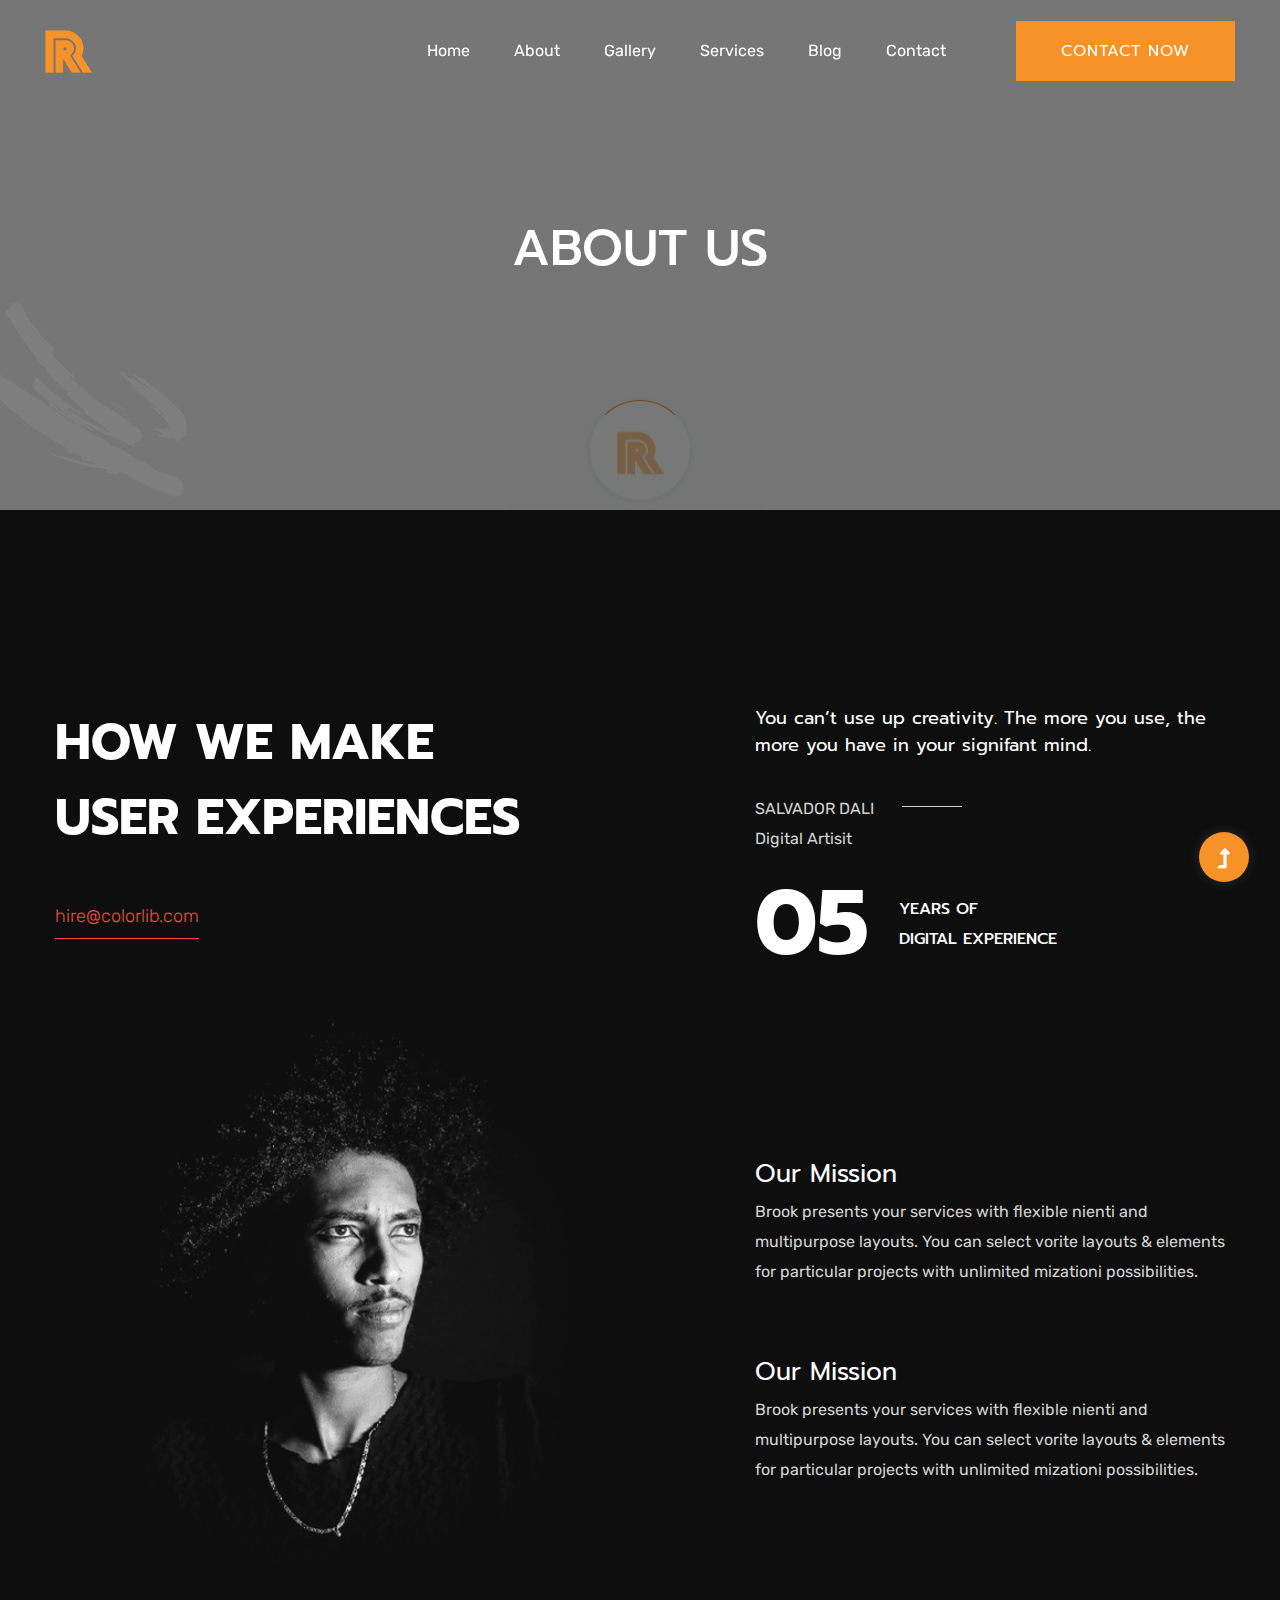
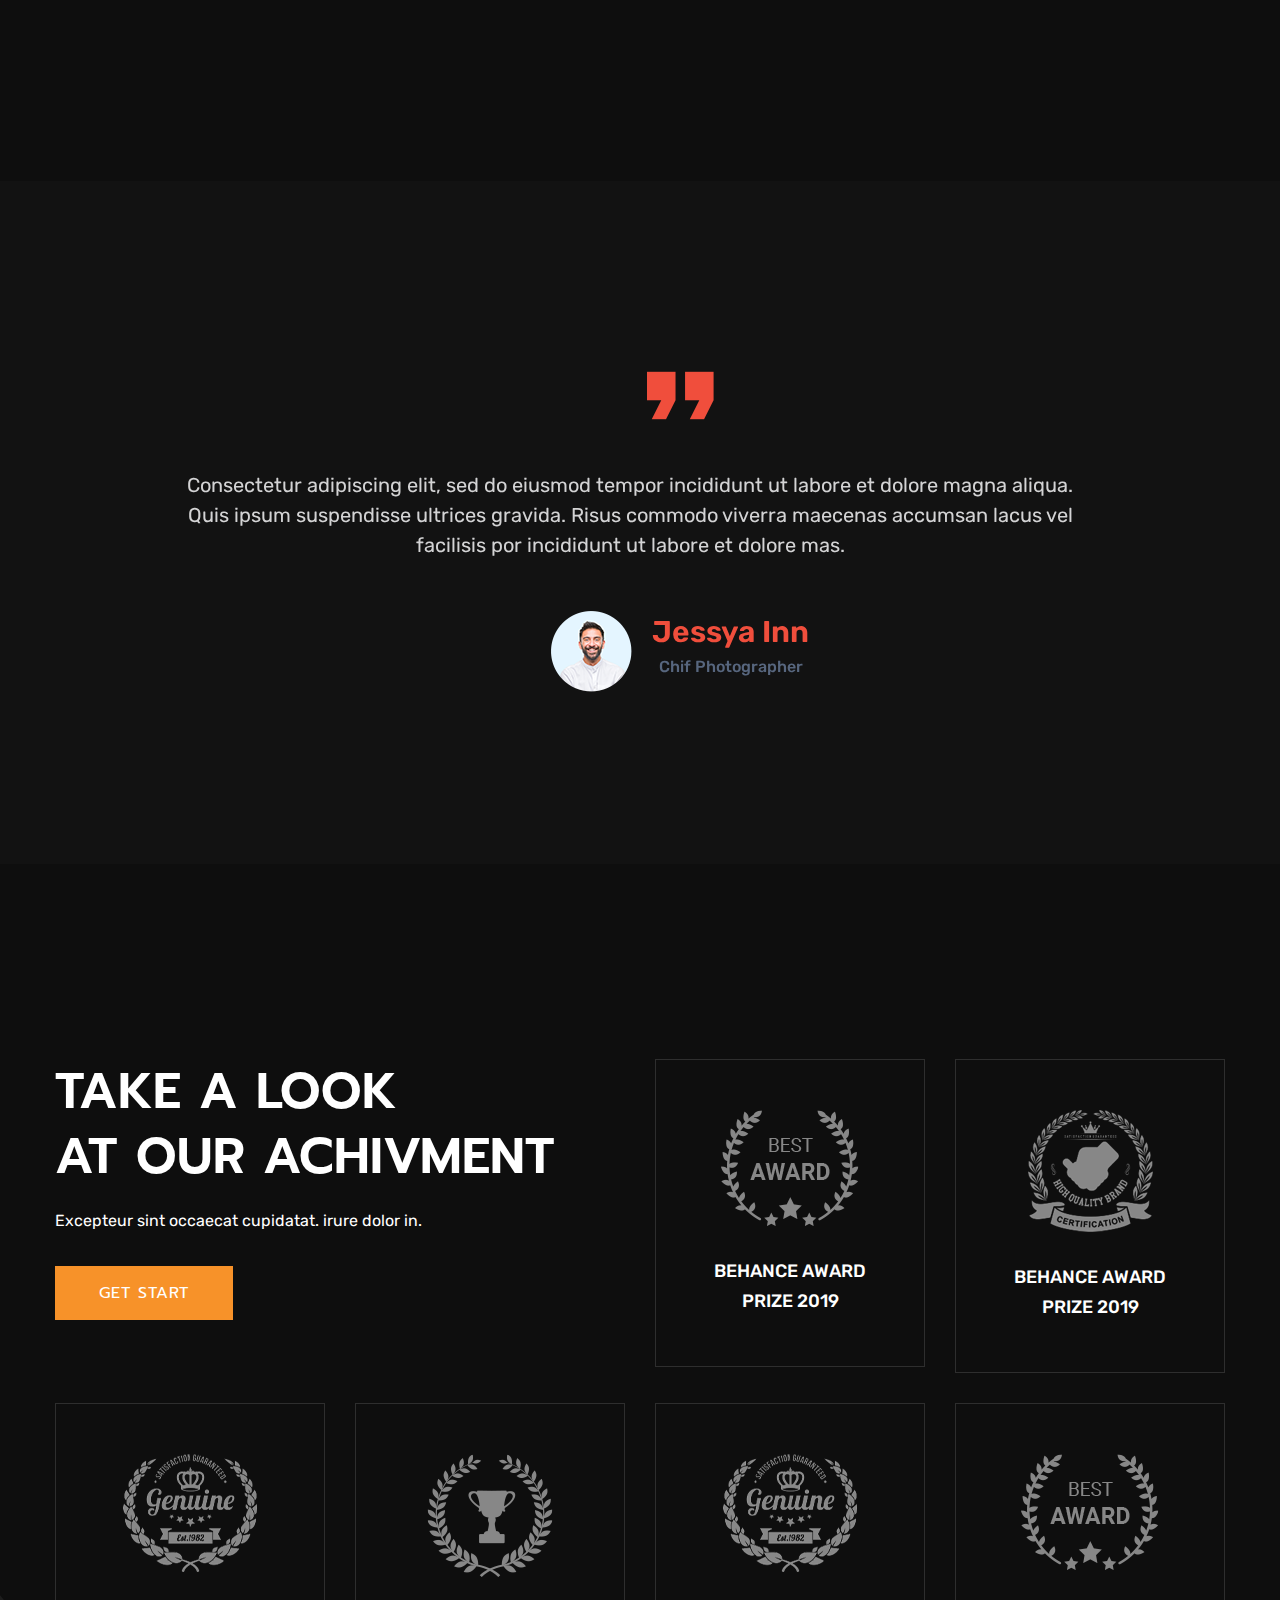
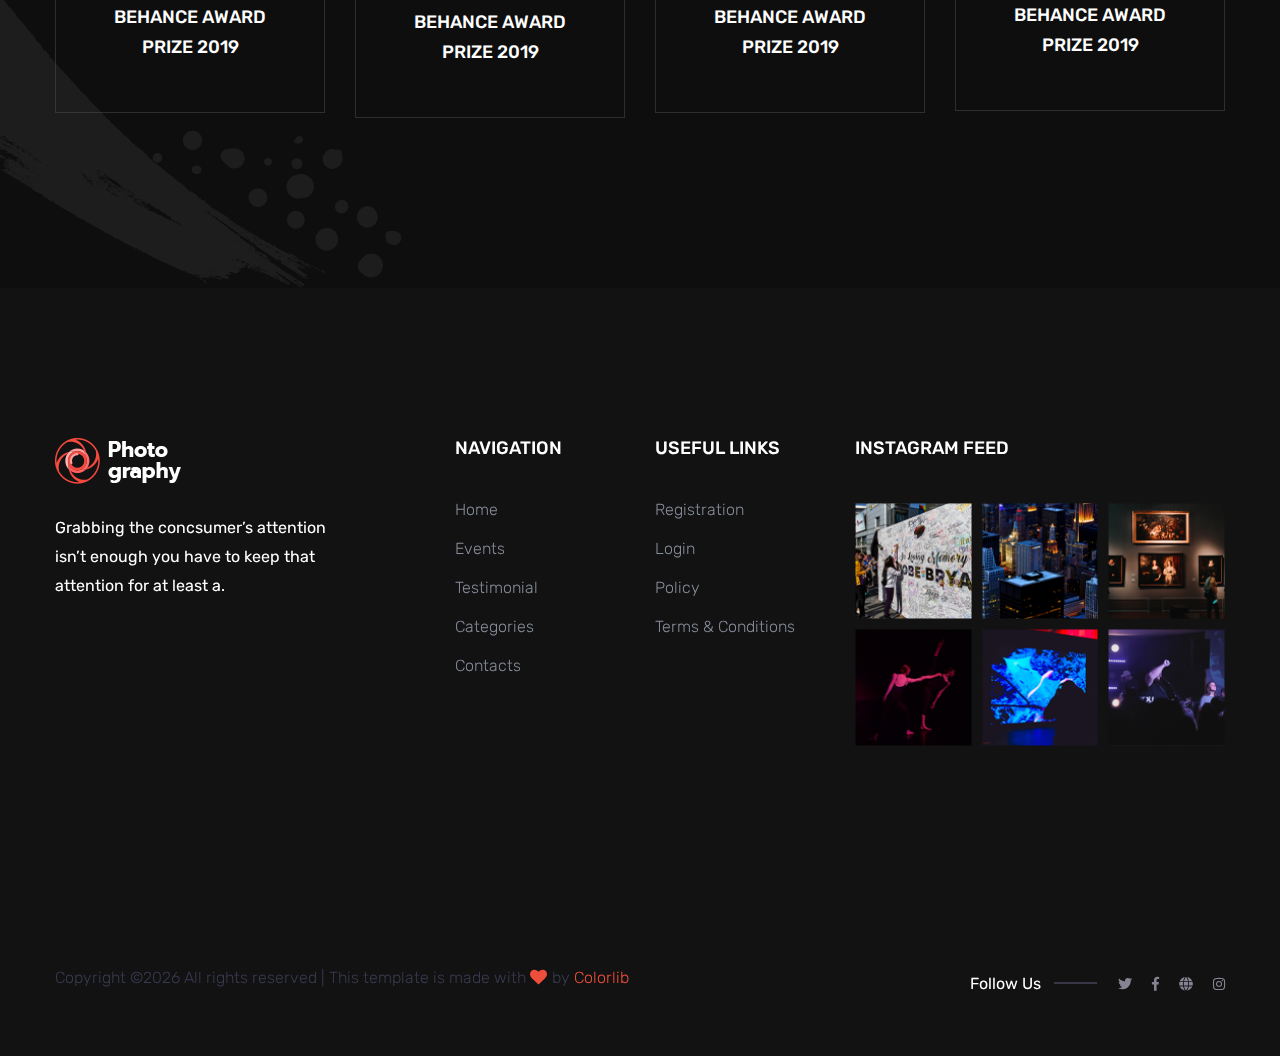
<file: about.html>
<!doctype html>
<html class="no-js" lang="zxx">
    <head>
        <meta charset="utf-8">
        <meta http-equiv="x-ua-compatible" content="ie=edge">
        <title>Photography HTML-5 Template </title>
        <meta name="description" content="">
        <meta name="viewport" content="width=device-width, initial-scale=1">
        <link rel="manifest" href="site.webmanifest">
		<link rel="shortcut icon" type="image/x-icon" href="assets/img/favicon.ico">

		<!-- CSS here -->
            <link rel="stylesheet" href="assets/css/bootstrap.min.css">
            <link rel="stylesheet" href="assets/css/owl.carousel.min.css">
            <link rel="stylesheet" href="assets/css/slicknav.css">
            <link rel="stylesheet" href="assets/css/flaticon.css">
            <link rel="stylesheet" href="assets/css/animate.min.css">
            <link rel="stylesheet" href="assets/css/magnific-popup.css">
            <link rel="stylesheet" href="assets/css/fontawesome-all.min.css">
            <link rel="stylesheet" href="assets/css/themify-icons.css">
            <link rel="stylesheet" href="assets/css/slick.css">
            <link rel="stylesheet" href="assets/css/nice-select.css">
            <link rel="stylesheet" href="assets/css/style.css">
   </head>

   <body>
    <!--? Preloader Start -->
    <div id="preloader-active">
        <div class="preloader d-flex align-items-center justify-content-center">
            <div class="preloader-inner position-relative">
                <div class="preloader-circle"></div>
                <div class="preloader-img pere-text">
                    <img src="assets/img/logo/loder.jpg" alt="">
                </div>
            </div>
        </div>
    </div>
    <!-- Preloader Start -->
    <header>
        <!--? Header Start -->
        <div class="header-area header-transparent">
                <div class="main-header  header-sticky">
                    <div class="container-fluid">
                        <div class="row align-items-center">
                            <!-- Logo -->
                            <div class="col-xl-2 col-lg-2 col-md-1">
                                <div class="logo">
                                    <a href="index.html"><img src="assets/img/logo/logo.png" alt=""></a>
                                </div>
                            </div>
                            <div class="col-xl-10 col-lg-10 col-md-10">
                                <div class="menu-main d-flex align-items-center justify-content-end">
                                    <!-- Main-menu -->
                                    <div class="main-menu f-right d-none d-lg-block">
                                        <nav> 
                                            <ul id="navigation">
                                                <li><a href="index.html">Home</a></li>
                                                <li><a href="about.html">About</a></li>
                                                <li><a href="gallery.html">Gallery</a></li>
                                                <li><a href="services.html">Services</a></li>
                                                <li><a href="blog.html">Blog</a>
                                                    <ul class="submenu">
                                                        <li><a href="blog.html">Blog</a></li>
                                                        <li><a href="blog_details.html">Blog Details</a></li>
                                                        <li><a href="elements.html">Element</a></li>
                                                    </ul>
                                                </li>
                                                <li><a href="contact.html">Contact</a></li>
                                            </ul>
                                        </nav>
                                    </div>
                                    <div class="header-right-btn f-right d-none d-lg-block ml-20">
                                        <a href="contact.html" class="btn header-btn">Contact now</a>
                                    </div>
                                </div>
                            </div>   
                            <!-- Mobile Menu -->
                            <div class="col-12">
                                <div class="mobile_menu d-block d-lg-none"></div>
                            </div>
                        </div>
                    </div>
                </div>
        </div>
        <!-- Header End -->
    </header>
    <main>
        <!--? Hero Start -->
        <div class="slider-area ">
            <div class="slider-height2 d-flex align-items-center">
                <div class="container">
                    <div class="row">
                        <div class="col-xl-12">
                            <div class="hero-cap hero-cap2 text-center">
                                <h2>About Us</h2>
                            </div>
                        </div>
                    </div>
                </div>
            </div>
        </div>
        <!-- Hero End -->
        <!--? About Area start -->
        <section class="about-area about2 section-padding30">
            <div class="container">
                <div class="row justify-content-between">
                    <div class="col-xl-5 col-lg-6">
                        <div class="about-caption2 mb-50">
                            <h3>HOW WE MAKE USER EXPERIENCES</h3>
                           <div class="send-cv">
                                <a href="#">hire@colorlib.com</a>
                           </div>
                        </div>
                    </div>
                    <div class="col-xl-5 col-lg-5">
                        <div class="about-caption mb-50">
                            <h3>You can’t use up creativity. The more you use, the
                                more you have in your signifant mind.</h3>
                            <p class="pera1"><span>SALVADOR DALI</span> Digital Artisit</p>
                            <div class="experience">
                                <div class="year">
                                    <span>05</span>
                                </div>
                                <div class="year-details"><p>YEARS OF<br> DIGITAL EXPERIENCE</p></div>
                            </div>
                        </div>
                    </div>
                </div>
                <div class="row justify-content-between align-items-center">
                    <div class="col-lg-6 col-md-9">
                        <div class="about2-img">
                            <img src="assets/img/gallery/about2.png" alt="">
                        </div>
                    </div>
                    <div class="col-lg-5 col-md-9">
                        <div class="about2-caption mb-70">
                            <h5>Our Mission</h5>
                            <p>Brook presents your services with flexible nienti and multipurpose layouts. You can select vorite layouts & elements for particular projects with unlimited mizationi possibilities.</p>
                        </div>
                        <div class="about2-caption">
                            <h5>Our Mission</h5>
                            <p>Brook presents your services with flexible nienti and multipurpose layouts. You can select vorite layouts & elements for particular projects with unlimited mizationi possibilities.</p>
                        </div>
                    </div>
                </div>
            </div>
            <!--? Brand Shape  -->
            <div class="about-shape2 d-none d-xl-block">
                <img src="assets/img/gallery/about_shape2.png" alt="">
            </div>
        </section>
        <!-- About Area End -->
        <!--? Testimonial Start -->
        <div class="testimonial-area testimonial-padding">
            <div class="container ">
                <div class="row d-flex justify-content-center">
                    <div class="col-xl-11 col-lg-11 col-md-9">
                        <div class="h1-testimonial-active">
                            <!-- Single Testimonial -->
                            <div class="single-testimonial text-center">
                                <!-- Testimonial Content -->
                                <div class="testimonial-caption ">
                                    <div class="testimonial-top-cap">
                                        <img src="assets/img/gallery/testimonial.png" alt="">
                                        <p>Consectetur adipiscing elit, sed do eiusmod tempor incididunt ut labore et dolore magna aliqua. Quis ipsum suspendisse ultrices gravida. Risus commodo viverra maecenas accumsan lacus vel facilisis por incididunt ut labore et dolore mas. </p>
                                    </div>
                                    <!-- founder -->
                                    <div class="testimonial-founder d-flex align-items-center justify-content-center">
                                        <div class="founder-img">
                                            <img src="assets/img/gallery/Homepage_testi.png" alt="">
                                        </div>
                                        <div class="founder-text">
                                            <span>Jessya Inn</span>
                                            <p>Chif Photographer</p>
                                        </div>
                                    </div>
                                </div>
                            </div>
                            <!-- Single Testimonial -->
                            <div class="single-testimonial text-center">
                                <!-- Testimonial Content -->
                                <div class="testimonial-caption ">
                                    <div class="testimonial-top-cap">
                                        <img src="assets/img/gallery/testimonial.png" alt="">
                                        <p>Consectetur adipiscing elit, sed do eiusmod tempor incididunt ut labore et dolore magna aliqua. Quis ipsum suspendisse ultrices gravida. Risus commodo viverra maecenas accumsan lacus vel facilisis por incididunt ut labore et dolore mas. </p>
                                    </div>
                                    <!-- founder -->
                                    <div class="testimonial-founder d-flex align-items-center justify-content-center">
                                        <div class="founder-img">
                                            <img src="assets/img/gallery/Homepage_testi.png" alt="">
                                        </div>
                                        <div class="founder-text">
                                            <span>Jessya Inn</span>
                                            <p>Chif Photographer</p>
                                        </div>
                                    </div>
                                </div>
                            </div>
                        </div>
                    </div>
                </div>
            </div>
        </div>
        <!-- Testimonial End -->
        <!--? Brand Area Start -->
        <section class="brand-area pb-bottom section-padding30">
            <div class="container">
                <div class="row">
                    <div class="col-lg-6">
                        <!-- Section Tittle -->
                        <div class="section-tittle mb-30">
                            <h2>Take a look <br>at our achivment</h2>
                            <p>Excepteur sint occaecat cupidatat. irure dolor in.</p>
                            <a href="#" class="btn">Get Start</a>
                        </div>
                    </div>
                   <div class="col-lg-3 col-md-4 col-sm-6">
                        <div class="single-brand text-center mb-30">
                            <img src="assets/img/gallery/brand1.png" alt="">
                            <p>Behance award</p>
                            <p>Prize 2019</p>
                        </div>
                   </div>
                   <div class="col-lg-3 col-md-4 col-sm-6">
                        <div class="single-brand text-center mb-30">
                            <img src="assets/img/gallery/brand02.png" alt="">
                            <p>Behance award</p>
                            <p>Prize 2019</p>
                        </div>
                    </div>
                   <div class="col-lg-3 col-md-4 col-sm-6">
                        <div class="single-brand text-center mb-30">
                            <img src="assets/img/gallery/brand2.png" alt="">
                            <p>Behance award</p>
                            <p>Prize 2019</p>
                        </div>
                   </div>
                   <div class="col-lg-3 col-md-4 col-sm-6">
                        <div class="single-brand text-center mb-30">
                            <img src="assets/img/gallery/brand3.png" alt="">
                            <p>Behance award</p>
                            <p>Prize 2019</p>
                        </div>
                   </div>
                   <div class="col-lg-3 col-md-4 col-sm-6">
                        <div class="single-brand text-center mb-30">
                            <img src="assets/img/gallery/brand4.png" alt="">
                            <p>Behance award</p>
                            <p>Prize 2019</p>
                        </div>
                   </div>
                   <div class="col-lg-3 col-md-4 col-sm-6">
                        <div class="single-brand text-center mb-30">
                            <img src="assets/img/gallery/brand1.png" alt="">
                            <p>Behance award</p>
                            <p>Prize 2019</p>
                        </div>
                   </div>
                </div>
            </div>
            <!--? Brand Shape  -->
            <div class="brand-shape d-none d-lg-block">
                <img src="assets/img/gallery/brand_shape.png" alt="">
            </div>
        </section>
        <!-- Brand Area End -->  
    <footer>
        <!--? Footer Start-->
        <div class="footer-area footer-bg">
           <div class="container">
                <div class="footer-top footer-padding">
                    <div class="row d-flex justify-content-between">
                        <div class="col-xl-4 col-lg-4 col-md-5 col-sm-8">
                            <div class="single-footer-caption mb-50">
                                <!-- logo -->
                                <div class="footer-logo">
                                    <a href="index.html"><img src="assets/img/logo/logo2_footer.png" alt=""></a>
                                </div>
                                <div class="footer-tittle">
                                    <div class="footer-pera">
                                        <p class="info1">Grabbing the concsumer’s attention isn’t enough you have to keep that attention for at least a.</p>
                                    </div>
                                </div>
                            </div>
                        </div>
                        <div class="col-xl-2 col-lg-2 col-md-5 col-sm-6">
                            <div class="single-footer-caption mb-50">
                                <div class="footer-tittle">
                                    <h4>Navigation</h4>
                                    <ul>
                                        <li><a href="#">Home</a></li>
                                        <li><a href="#">Events</a></li>
                                        <li><a href="#">Testimonial</a></li>
                                        <li><a href="#">Categories</a></li>
                                        <li><a href="#">Contacts</a></li>
                                    </ul>
                                </div>
                            </div>
                        </div>
                        <div class="col-xl-2 col-lg-2 col-md-5 col-sm-6">
                            <div class="single-footer-caption mb-50">
                                <div class="footer-tittle">
                                    <h4>Useful Links</h4>
                                    <ul>
                                        <li><a href="#">Registration</a></li>
                                        <li><a href="#">Login</a></li>
                                        <li><a href="#">Policy</a></li>
                                        <li><a href="#">Terms & Conditions</a></li>
                                    </ul>
                                </div>
                            </div>
                        </div>
                        <!-- Instagram -->
                        <div class="col-xl-4 col-lg-4 col-md-5 col-sm-7">
                            <div class="single-footer-caption mb-50">
                                <div class="footer-tittle">
                                    <h4>Instagram Feed</h4>
                                </div>
                                <div class="instagram-gellay">
                                    <ul class="insta-feed">
                                        <li><a href="#"><img src="assets/img/gallery/instagram1.png" alt=""></a></li>
                                        <li><a href="#"><img src="assets/img/gallery/instagram2.png" alt=""></a></li>
                                        <li><a href="#"><img src="assets/img/gallery/instagram3.png" alt=""></a></li>
                                        <li><a href="#"><img src="assets/img/gallery/instagram4.png" alt=""></a></li>
                                        <li><a href="#"><img src="assets/img/gallery/instagram5.png" alt=""></a></li>
                                        <li><a href="#"><img src="assets/img/gallery/instagram6.png" alt=""></a></li>
                                    </ul>
                                </div>
                            </div>
                        </div>
                    </div>
                </div>
                <div class="footer-bottom">
                    <div class="row d-flex justify-content-between align-items-center">
                        <div class="col-xl-9 col-lg-8">
                            <div class="footer-copy-right">
                                <p><!-- Link back to Colorlib can't be removed. Template is licensed under CC BY 3.0. -->
  Copyright &copy;<script>document.write(new Date().getFullYear());</script> All rights reserved | This template is made with <i class="fa fa-heart" aria-hidden="true"></i> by <a href="https://colorlib.com" target="_blank">Colorlib</a>
  <!-- Link back to Colorlib can't be removed. Template is licensed under CC BY 3.0. --></p>
                            </div>
                        </div>
                        <div class="col-xl-3 col-lg-4">
                            <!-- Footer Social -->
                            <div class="footer-social f-right">
                                <span>Follow Us</span>
                                <a href="#"><i class="fab fa-twitter"></i></a>
                                <a href="https://www.facebook.com/sai4ull"><i class="fab fa-facebook-f"></i></a>
                                <a href="#"><i class="fas fa-globe"></i></a>
                                <a href="#"><i class="fab fa-instagram"></i></a>
                            </div>
                        </div>
                    </div>
                </div>
           </div>
        </div>
        <!-- Footer End-->
    </footer>
       
    <!-- Scroll Up -->
    <div id="back-top" >
        <a title="Go to Top" href="#"> <i class="fas fa-level-up-alt"></i></a>
    </div>

    <!-- JS here -->
		<!-- All JS Custom Plugins Link Here here -->
        <script src="./assets/js/vendor/modernizr-3.5.0.min.js"></script>
		<!-- Jquery, Popper, Bootstrap -->
		<script src="./assets/js/vendor/jquery-1.12.4.min.js"></script>
        <script src="./assets/js/popper.min.js"></script>
        <script src="./assets/js/bootstrap.min.js"></script>
	    <!-- Jquery Mobile Menu -->
        <script src="./assets/js/jquery.slicknav.min.js"></script>

		<!-- Jquery Slick , Owl-Carousel Plugins -->
        <script src="./assets/js/owl.carousel.min.js"></script>
        <script src="./assets/js/slick.min.js"></script>
		<!-- One Page, Animated-HeadLin -->
        <script src="./assets/js/wow.min.js"></script>
		<script src="./assets/js/animated.headline.js"></script>
        <script src="./assets/js/jquery.magnific-popup.js"></script>

		<!-- Nice-select, sticky -->
        <script src="./assets/js/jquery.nice-select.min.js"></script>
		<script src="./assets/js/jquery.sticky.js"></script>
        
        <!-- contact js -->
        <script src="./assets/js/contact.js"></script>
        <script src="./assets/js/jquery.form.js"></script>
        <script src="./assets/js/jquery.validate.min.js"></script>
        <script src="./assets/js/mail-script.js"></script>
        <script src="./assets/js/jquery.ajaxchimp.min.js"></script>
        
		<!-- Jquery Plugins, main Jquery -->	
        <script src="./assets/js/plugins.js"></script>
        <script src="./assets/js/main.js"></script>
        
    </body>
</html>
</file>
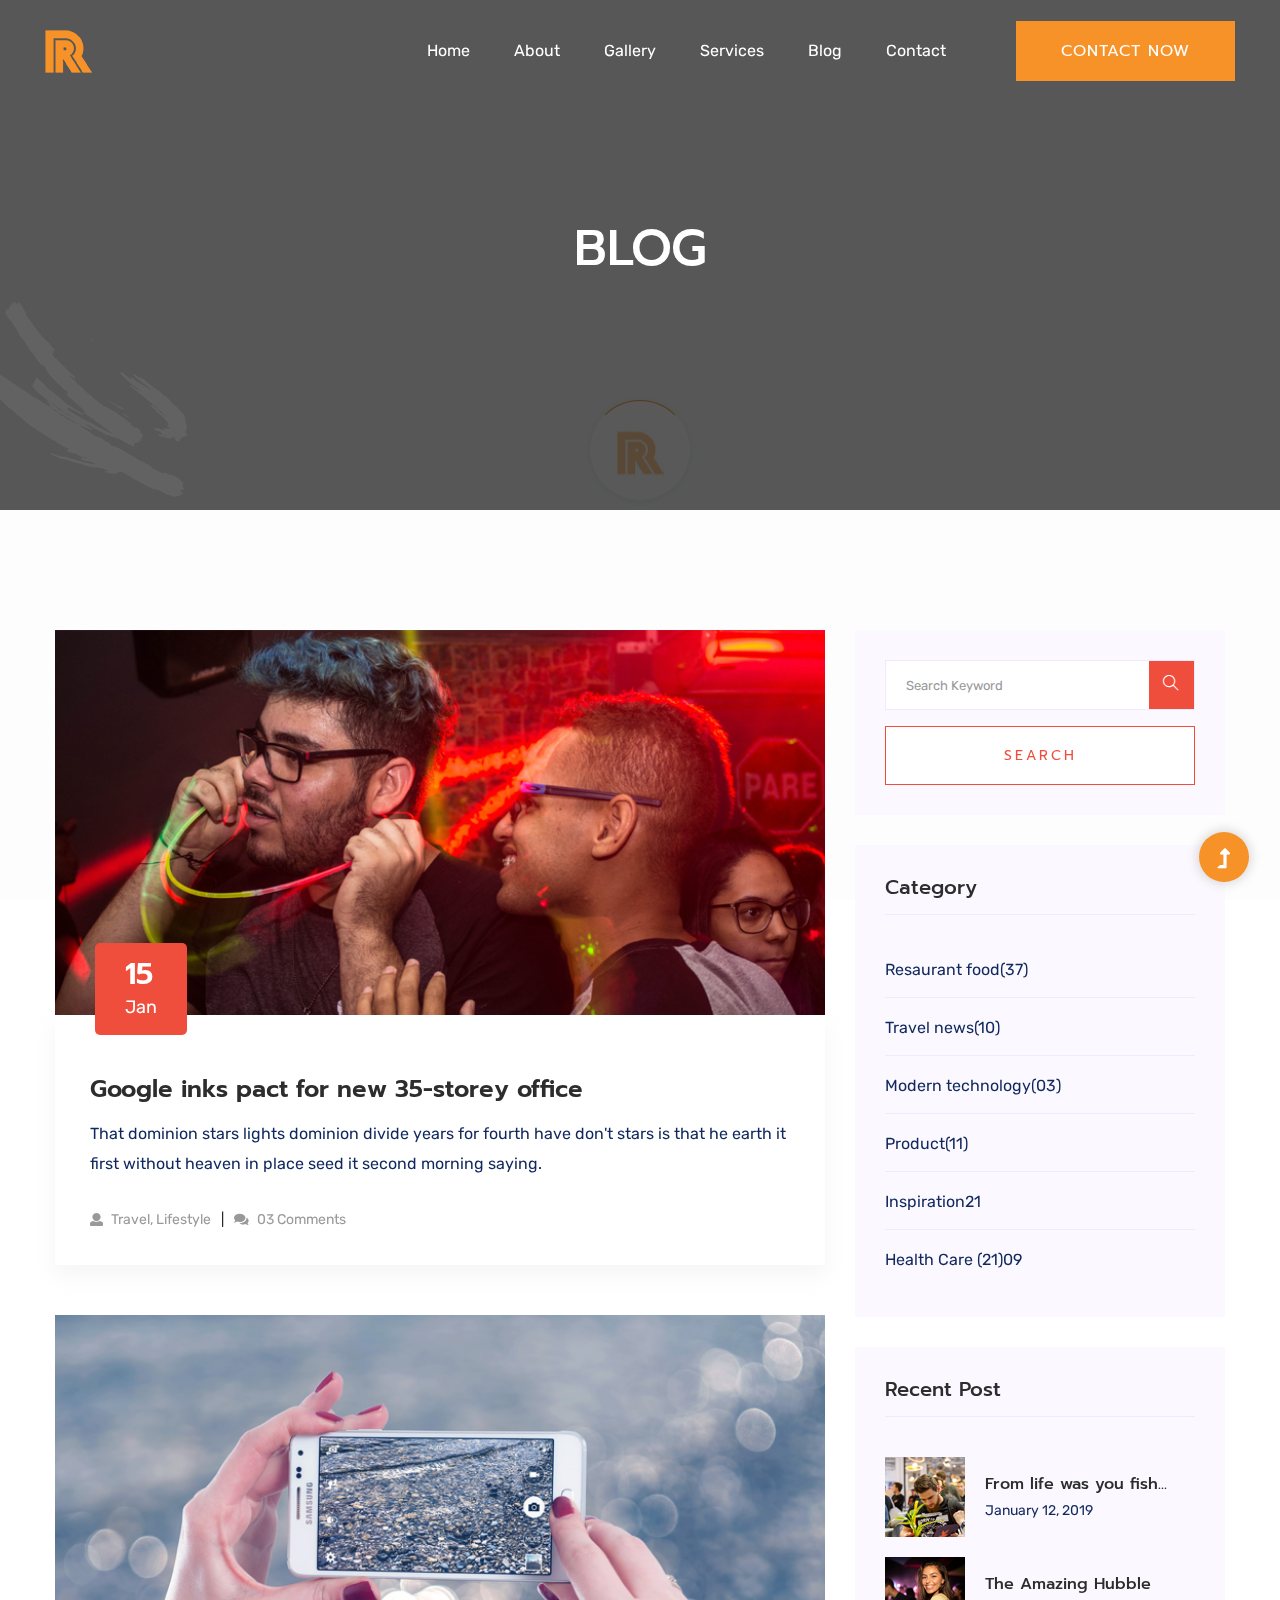
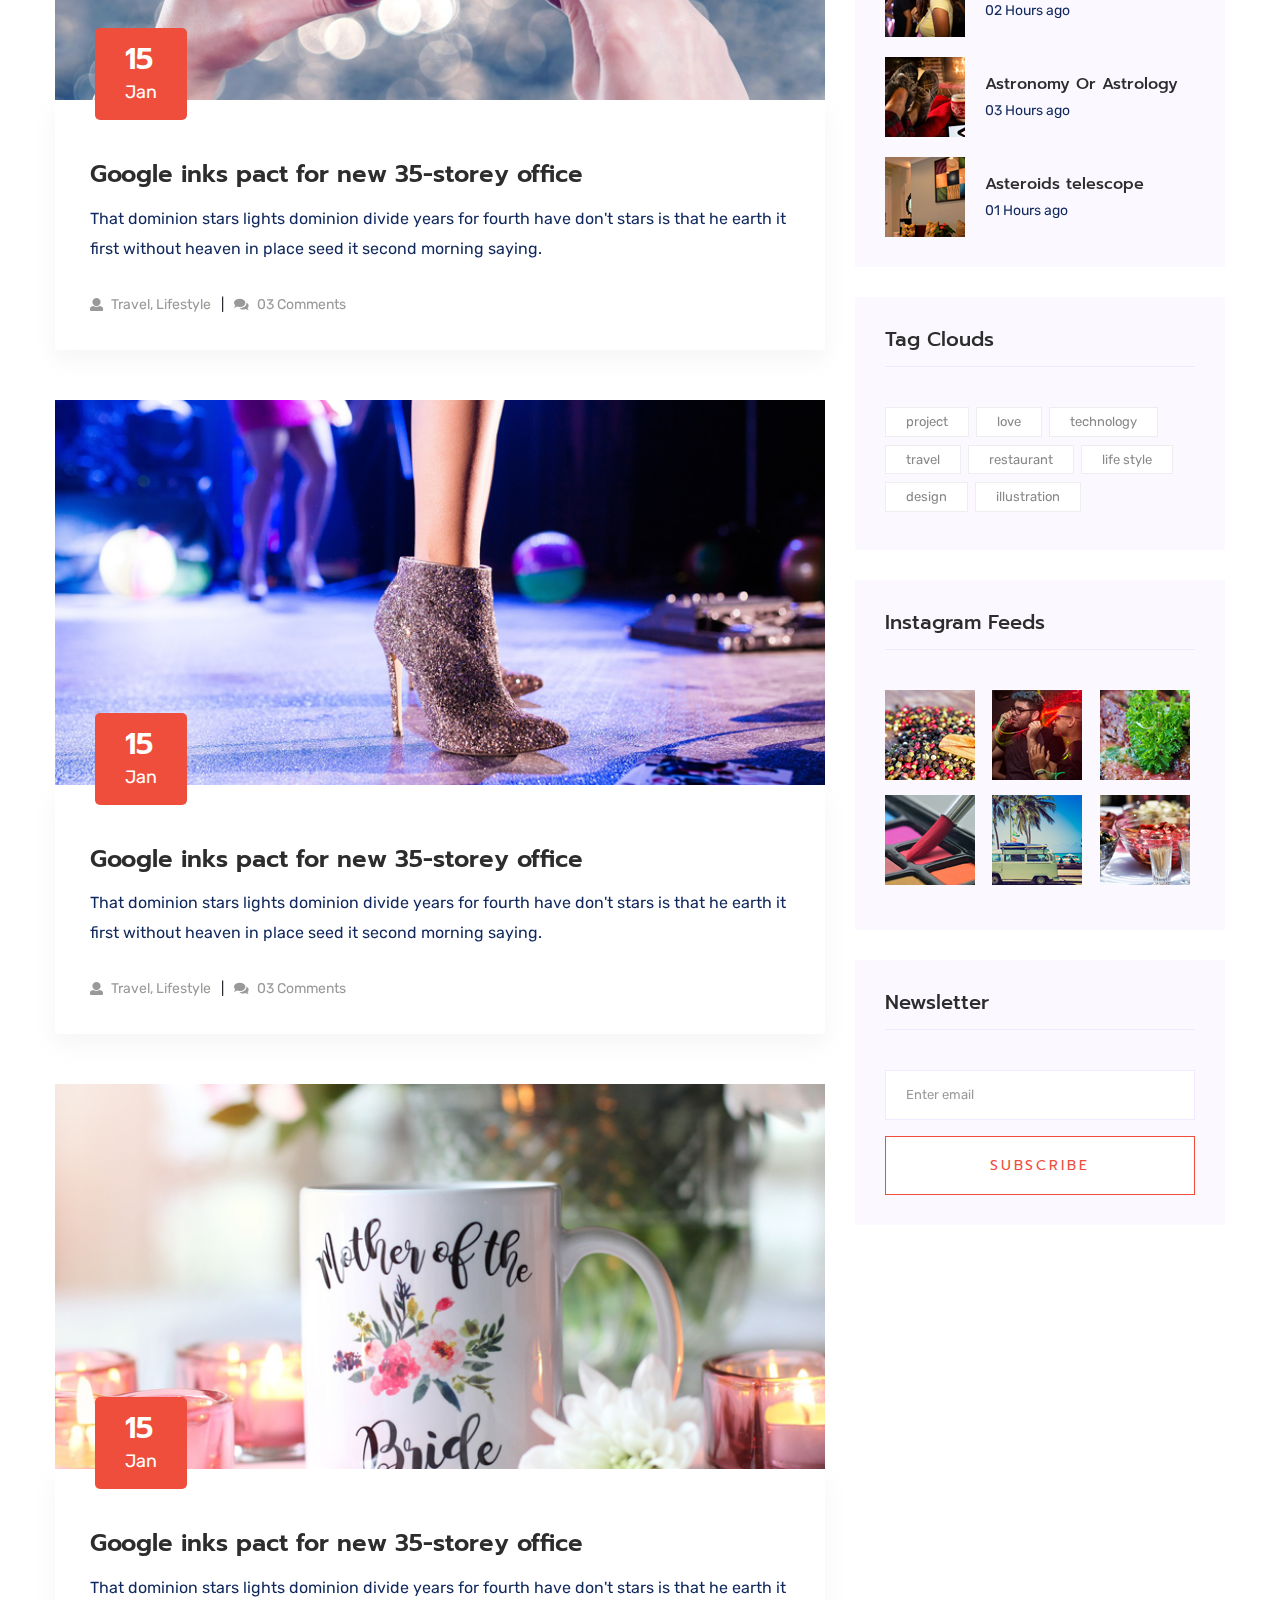
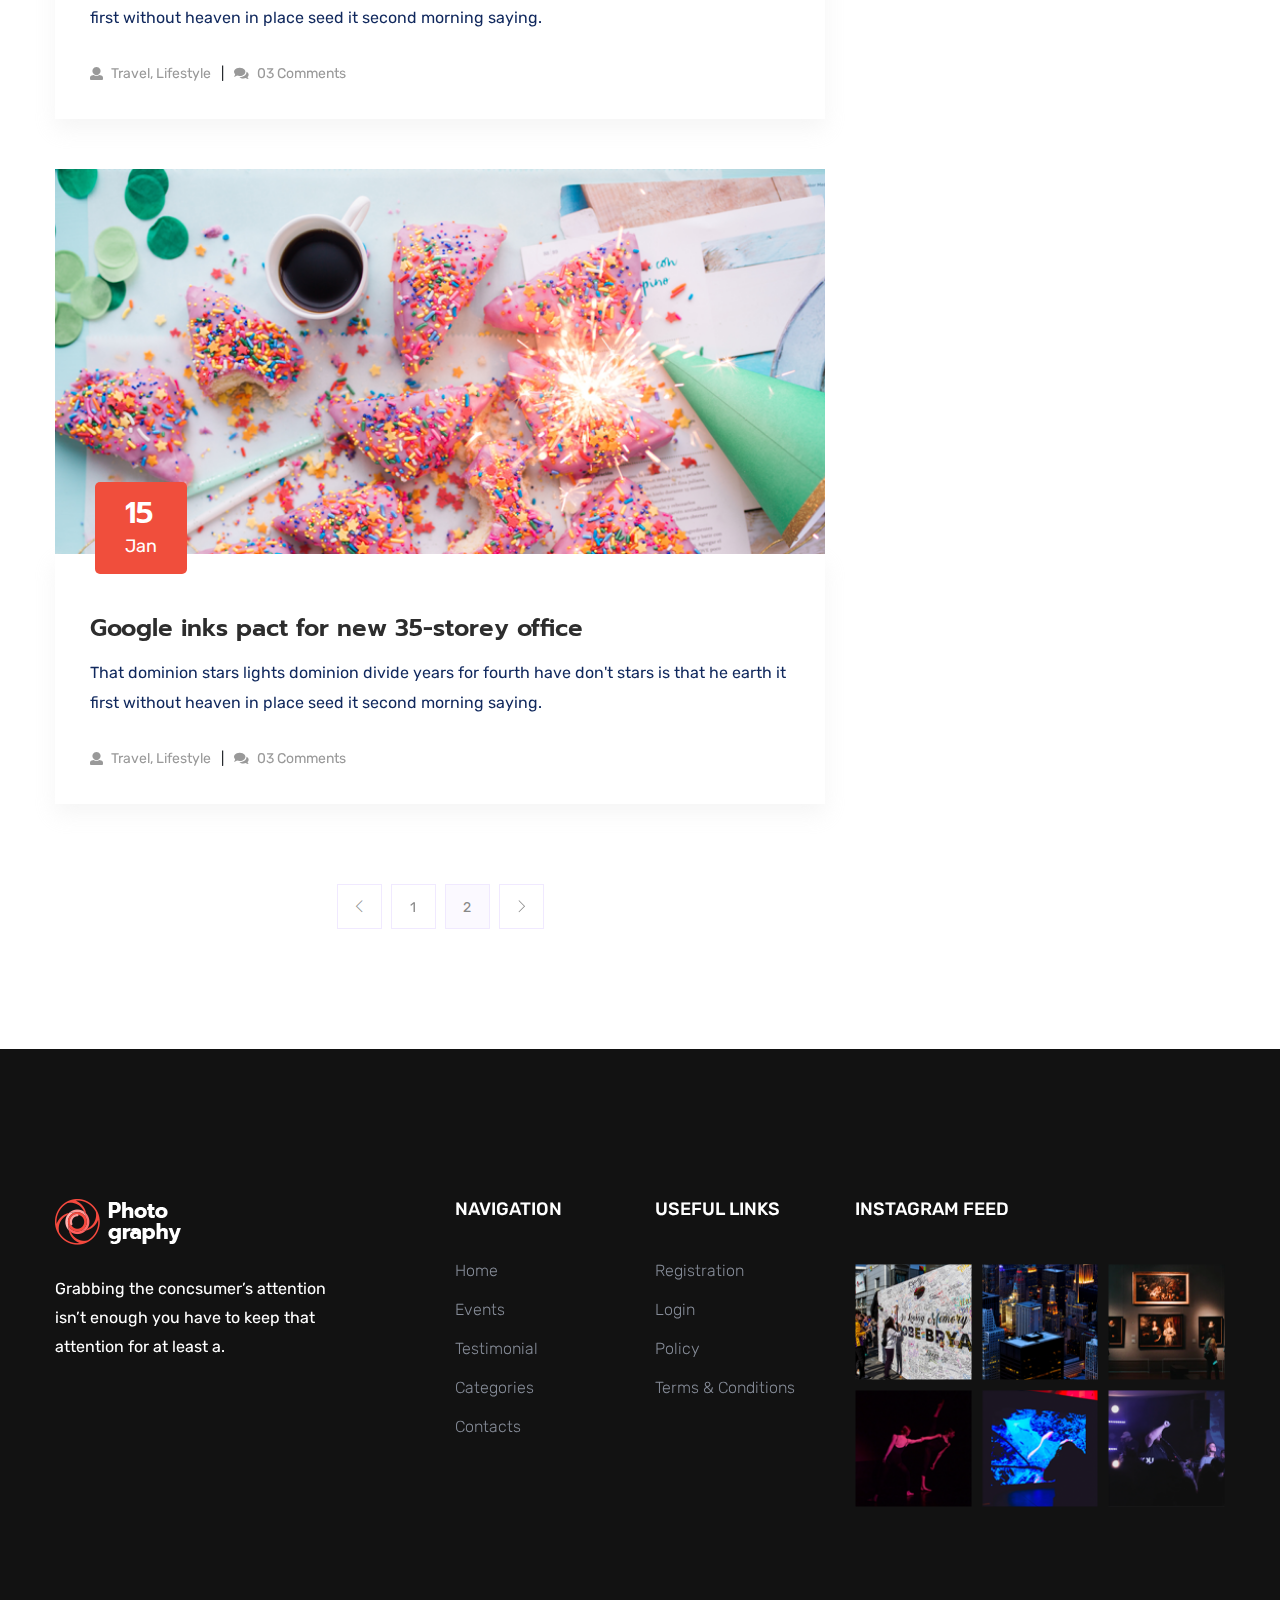
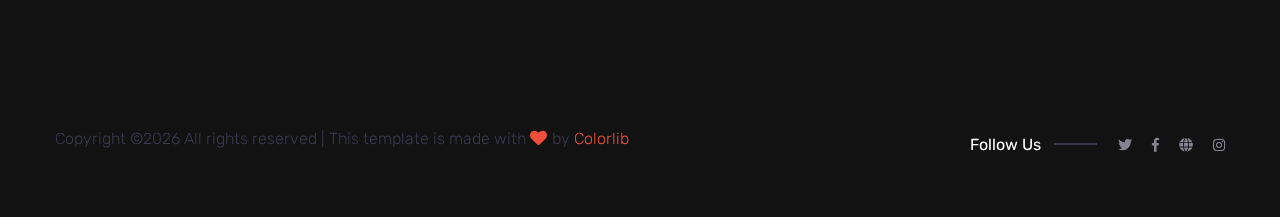
<file: blog.html>
<!doctype html>
<html class="no-js" lang="zxx">
<head>
    <meta charset="utf-8">
    <meta http-equiv="x-ua-compatible" content="ie=edge">
    <title>Photography HTML-5 Template </title>
    <meta name="description" content="">
    <meta name="viewport" content="width=device-width, initial-scale=1">
    <link rel="shortcut icon" type="image/x-icon" href="assets/img/favicon.ico">

    <!-- CSS here -->
    <link rel="stylesheet" href="assets/css/bootstrap.min.css">
    <link rel="stylesheet" href="assets/css/owl.carousel.min.css">
    <link rel="stylesheet" href="assets/css/slicknav.css">
    <link rel="stylesheet" href="assets/css/animate.min.css">
    <link rel="stylesheet" href="assets/css/magnific-popup.css">
    <link rel="stylesheet" href="assets/css/fontawesome-all.min.css">
    <link rel="stylesheet" href="assets/css/themify-icons.css">
    <link rel="stylesheet" href="assets/css/themify-icons.css">
    <link rel="stylesheet" href="assets/css/slick.css">
    <link rel="stylesheet" href="assets/css/nice-select.css">
    <link rel="stylesheet" href="assets/css/style.css">
    <link rel="stylesheet" href="assets/css/responsive.css">
</head>
<body>
<!-- Preloader Start -->
<div id="preloader-active">
    <div class="preloader d-flex align-items-center justify-content-center">
        <div class="preloader-inner position-relative">
            <div class="preloader-circle"></div>
            <div class="preloader-img pere-text">
                <img src="assets/img/logo/loder.jpg" alt="">
            </div>
        </div>
    </div>
</div>
<!-- Preloader Start -->
<header>
    <!--? Header Start -->
    <div class="header-area header-transparent">
            <div class="main-header  header-sticky">
                <div class="container-fluid">
                    <div class="row align-items-center">
                        <!-- Logo -->
                        <div class="col-xl-2 col-lg-2 col-md-1">
                            <div class="logo">
                                <a href="index.html"><img src="assets/img/logo/logo.png" alt=""></a>
                            </div>
                        </div>
                        <div class="col-xl-10 col-lg-10 col-md-10">
                            <div class="menu-main d-flex align-items-center justify-content-end">
                                <!-- Main-menu -->
                                <div class="main-menu f-right d-none d-lg-block">
                                    <nav> 
                                        <ul id="navigation">
                                            <li><a href="index.html">Home</a></li>
                                            <li><a href="about.html">About</a></li>
                                            <li><a href="gallery.html">Gallery</a></li>
                                            <li><a href="services.html">Services</a></li>
                                            <li><a href="blog.html">Blog</a>
                                                <ul class="submenu">
                                                    <li><a href="blog.html">Blog</a></li>
                                                    <li><a href="blog_details.html">Blog Details</a></li>
                                                    <li><a href="elements.html">Element</a></li>
                                                </ul>
                                            </li>
                                            <li><a href="contact.html">Contact</a></li>
                                        </ul>
                                    </nav>
                                </div>
                                <div class="header-right-btn f-right d-none d-lg-block ml-20">
                                    <a href="contact.html" class="btn header-btn">Contact now</a>
                                </div>
                            </div>
                        </div>   
                        <!-- Mobile Menu -->
                        <div class="col-12">
                            <div class="mobile_menu d-block d-lg-none"></div>
                        </div>
                    </div>
                </div>
            </div>
    </div>
    <!-- Header End -->
</header>
<main>
    <!--? Hero Start -->
    <div class="slider-area ">
        <div class="slider-height2 d-flex align-items-center">
            <div class="container">
                <div class="row">
                    <div class="col-xl-12">
                        <div class="hero-cap hero-cap2 text-center">
                            <h2>Blog</h2>
                        </div>
                    </div>
                </div>
            </div>
        </div>
    </div>
    <!-- Hero End -->
    <!--================Blog Area =================-->
    <section class="blog_area section-padding">
        <div class="container">
            <div class="row">
                <div class="col-lg-8 mb-5 mb-lg-0">
                    <div class="blog_left_sidebar">
                        <article class="blog_item">
                            <div class="blog_item_img">
                                <img class="card-img rounded-0" src="assets/img/blog/single_blog_1.png" alt="">
                                <a href="#" class="blog_item_date">
                                    <h3>15</h3>
                                    <p>Jan</p>
                                </a>
                            </div>
                            <div class="blog_details">
                                <a class="d-inline-block" href="blog_details.html">
                                    <h2 class="blog-head" style="color: #2d2d2d;">Google inks pact for new 35-storey office</h2>
                                </a>
                                <p>That dominion stars lights dominion divide years for fourth have don't stars is that
                                    he earth it first without heaven in place seed it second morning saying.</p>
                                <ul class="blog-info-link">
                                    <li><a href="#"><i class="fa fa-user"></i> Travel, Lifestyle</a></li>
                                    <li><a href="#"><i class="fa fa-comments"></i> 03 Comments</a></li>
                                </ul>
                            </div>
                        </article>
                        <article class="blog_item">
                            <div class="blog_item_img">
                                <img class="card-img rounded-0" src="assets/img/blog/single_blog_2.png" alt="">
                                <a href="#" class="blog_item_date">
                                    <h3>15</h3>
                                    <p>Jan</p>
                                </a>
                            </div>
                            <div class="blog_details">
                                <a class="d-inline-block" href="blog_details.html">
                                    <h2 class="blog-head" style="color: #2d2d2d;">Google inks pact for new 35-storey office</h2>
                                </a>
                                <p>That dominion stars lights dominion divide years for fourth have don't stars is that
                                    he earth it first without heaven in place seed it second morning saying.</p>
                                <ul class="blog-info-link">
                                    <li><a href="#"><i class="fa fa-user"></i> Travel, Lifestyle</a></li>
                                    <li><a href="#"><i class="fa fa-comments"></i> 03 Comments</a></li>
                                </ul>
                            </div>
                        </article>
                        <article class="blog_item">
                            <div class="blog_item_img">
                                <img class="card-img rounded-0" src="assets/img/blog/single_blog_3.png" alt="">
                                <a href="#" class="blog_item_date">
                                    <h3>15</h3>
                                    <p>Jan</p>
                                </a>
                            </div>
                            <div class="blog_details">
                                <a class="d-inline-block" href="blog_details.html">
                                    <h2 class="blog-head" style="color: #2d2d2d;">Google inks pact for new 35-storey office</h2>
                                </a>
                                <p>That dominion stars lights dominion divide years for fourth have don't stars is that
                                    he earth it first without heaven in place seed it second morning saying.</p>
                                <ul class="blog-info-link">
                                    <li><a href="#"><i class="fa fa-user"></i> Travel, Lifestyle</a></li>
                                    <li><a href="#"><i class="fa fa-comments"></i> 03 Comments</a></li>
                                </ul>
                            </div>
                        </article>
                        <article class="blog_item">
                            <div class="blog_item_img">
                                <img class="card-img rounded-0" src="assets/img/blog/single_blog_4.png" alt="">
                                <a href="#" class="blog_item_date">
                                    <h3>15</h3>
                                    <p>Jan</p>
                                </a>
                            </div>
                            <div class="blog_details">
                                <a class="d-inline-block" href="blog_details.html">
                                    <h2 class="blog-head" style="color: #2d2d2d;">Google inks pact for new 35-storey office</h2>
                                </a>
                                <p>That dominion stars lights dominion divide years for fourth have don't stars is that
                                    he earth it first without heaven in place seed it second morning saying.</p>
                                <ul class="blog-info-link">
                                    <li><a href="#"><i class="fa fa-user"></i> Travel, Lifestyle</a></li>
                                    <li><a href="#"><i class="fa fa-comments"></i> 03 Comments</a></li>
                                </ul>
                            </div>
                        </article>
                        <article class="blog_item">
                            <div class="blog_item_img">
                                <img class="card-img rounded-0" src="assets/img/blog/single_blog_5.png" alt="">
                                <a href="#" class="blog_item_date">
                                    <h3>15</h3>
                                    <p>Jan</p>
                                </a>
                            </div>
                            <div class="blog_details">
                                <a class="d-inline-block" href="blog_details.html">
                                    <h2 class="blog-head" style="color: #2d2d2d;">Google inks pact for new 35-storey office</h2>
                                </a>
                                <p>That dominion stars lights dominion divide years for fourth have don't stars is that
                                    he earth it first without heaven in place seed it second morning saying.</p>
                                <ul class="blog-info-link">
                                    <li><a href="#"><i class="fa fa-user"></i> Travel, Lifestyle</a></li>
                                    <li><a href="#"><i class="fa fa-comments"></i> 03 Comments</a></li>
                                </ul>
                            </div>
                        </article>
                        <nav class="blog-pagination justify-content-center d-flex">
                            <ul class="pagination">
                                <li class="page-item">
                                    <a href="#" class="page-link" aria-label="Previous">
                                        <i class="ti-angle-left"></i>
                                    </a>
                                </li>
                                <li class="page-item">
                                    <a href="#" class="page-link">1</a>
                                </li>
                                <li class="page-item active">
                                    <a href="#" class="page-link">2</a>
                                </li>
                                <li class="page-item">
                                    <a href="#" class="page-link" aria-label="Next">
                                        <i class="ti-angle-right"></i>
                                    </a>
                                </li>
                            </ul>
                        </nav>
                    </div>
                </div>
                <div class="col-lg-4">
                    <div class="blog_right_sidebar">
                        <aside class="single_sidebar_widget search_widget">
                            <form action="#">
                                <div class="form-group">
                                    <div class="input-group mb-3">
                                        <input type="text" class="form-control" placeholder='Search Keyword'
                                            onfocus="this.placeholder = ''"
                                            onblur="this.placeholder = 'Search Keyword'">
                                        <div class="input-group-append">
                                            <button class="btns" type="button"><i class="ti-search"></i></button>
                                        </div>
                                    </div>
                                </div>
                                <button class="button rounded-0 primary-bg text-white w-100 btn_1 boxed-btn"
                                    type="submit">Search</button>
                            </form>
                        </aside>
                        <aside class="single_sidebar_widget post_category_widget">
                            <h4 class="widget_title" style="color: #2d2d2d;">Category</h4>
                            <ul class="list cat-list">
                                <li>
                                    <a href="#" class="d-flex">
                                        <p>Resaurant food</p>
                                        <p>(37)</p>
                                    </a>
                                </li>
                                <li>
                                    <a href="#" class="d-flex">
                                        <p>Travel news</p>
                                        <p>(10)</p>
                                    </a>
                                </li>
                                <li>
                                    <a href="#" class="d-flex">
                                        <p>Modern technology</p>
                                        <p>(03)</p>
                                    </a>
                                </li>
                                <li>
                                    <a href="#" class="d-flex">
                                        <p>Product</p>
                                        <p>(11)</p>
                                    </a>
                                </li>
                                <li>
                                    <a href="#" class="d-flex">
                                        <p>Inspiration</p>
                                        <p>21</p>
                                    </a>
                                </li>
                                <li>
                                    <a href="#" class="d-flex">
                                        <p>Health Care (21)</p>
                                        <p>09</p>
                                    </a>
                                </li>
                            </ul>
                        </aside>
                        <aside class="single_sidebar_widget popular_post_widget">
                            <h3 class="widget_title" style="color: #2d2d2d;">Recent Post</h3>
                            <div class="media post_item">
                                <img src="assets/img/post/post_1.png" alt="post">
                                <div class="media-body">
                                    <a href="blog_details.html">
                                        <h3 style="color: #2d2d2d;">From life was you fish...</h3>
                                    </a>
                                    <p>January 12, 2019</p>
                                </div>
                            </div>
                            <div class="media post_item">
                                <img src="assets/img/post/post_2.png" alt="post">
                                <div class="media-body">
                                    <a href="blog_details.html">
                                        <h3 style="color: #2d2d2d;">The Amazing Hubble</h3>
                                    </a>
                                    <p>02 Hours ago</p>
                                </div>
                            </div>
                            <div class="media post_item">
                                <img src="assets/img/post/post_3.png" alt="post">
                                <div class="media-body">
                                    <a href="blog_details.html">
                                        <h3 style="color: #2d2d2d;">Astronomy Or Astrology</h3>
                                    </a>
                                    <p>03 Hours ago</p>
                                </div>
                            </div>
                            <div class="media post_item">
                                <img src="assets/img/post/post_4.png" alt="post">
                                <div class="media-body">
                                    <a href="blog_details.html">
                                        <h3 style="color: #2d2d2d;">Asteroids telescope</h3>
                                    </a>
                                    <p>01 Hours ago</p>
                                </div>
                            </div>
                        </aside>
                        <aside class="single_sidebar_widget tag_cloud_widget">
                            <h4 class="widget_title" style="color: #2d2d2d;">Tag Clouds</h4>
                            <ul class="list">
                                <li>
                                    <a href="#">project</a>
                                </li>
                                <li>
                                    <a href="#">love</a>
                                </li>
                                <li>
                                    <a href="#">technology</a>
                                </li>
                                <li>
                                    <a href="#">travel</a>
                                </li>
                                <li>
                                    <a href="#">restaurant</a>
                                </li>
                                <li>
                                    <a href="#">life style</a>
                                </li>
                                <li>
                                    <a href="#">design</a>
                                </li>
                                <li>
                                    <a href="#">illustration</a>
                                </li>
                            </ul>
                        </aside>

                        <aside class="single_sidebar_widget instagram_feeds">
                            <h4 class="widget_title" style="color: #2d2d2d;">Instagram Feeds</h4>
                            <ul class="instagram_row flex-wrap">
                                <li>
                                    <a href="#">
                                        <img class="img-fluid" src="assets/img/post/post_5.png" alt="">
                                    </a>
                                </li>
                                <li>
                                    <a href="#">
                                        <img class="img-fluid" src="assets/img/post/post_6.png" alt="">
                                    </a>
                                </li>
                                <li>
                                    <a href="#">
                                        <img class="img-fluid" src="assets/img/post/post_7.png" alt="">
                                    </a>
                                </li>
                                <li>
                                    <a href="#">
                                        <img class="img-fluid" src="assets/img/post/post_8.png" alt="">
                                    </a>
                                </li>
                                <li>
                                    <a href="#">
                                        <img class="img-fluid" src="assets/img/post/post_9.png" alt="">
                                    </a>
                                </li>
                                <li>
                                    <a href="#">
                                        <img class="img-fluid" src="assets/img/post/post_10.png" alt="">
                                    </a>
                                </li>
                            </ul>
                        </aside>
                        <aside class="single_sidebar_widget newsletter_widget">
                            <h4 class="widget_title" style="color: #2d2d2d;">Newsletter</h4>
                            <form action="#">
                                <div class="form-group">
                                    <input type="email" class="form-control" onfocus="this.placeholder = ''"
                                        onblur="this.placeholder = 'Enter email'" placeholder='Enter email' required>
                                </div>
                                <button class="button rounded-0 primary-bg text-white w-100 btn_1 boxed-btn"
                                    type="submit">Subscribe</button>
                            </form>
                        </aside>
                    </div>
                </div>
            </div>
        </div>
    </section>
    <!--================Blog Area =================-->
</main>
<footer>
    <!--? Footer Start-->
    <div class="footer-area footer-bg">
        <div class="container">
            <div class="footer-top footer-padding">
                <div class="row d-flex justify-content-between">
                    <div class="col-xl-4 col-lg-4 col-md-5 col-sm-8">
                        <div class="single-footer-caption mb-50">
                            <!-- logo -->
                            <div class="footer-logo">
                                <a href="index.html"><img src="assets/img/logo/logo2_footer.png" alt=""></a>
                            </div>
                            <div class="footer-tittle">
                                <div class="footer-pera">
                                    <p class="info1">Grabbing the concsumer’s attention isn’t enough you have to keep that attention for at least a.</p>
                                </div>
                            </div>
                        </div>
                    </div>
                    <div class="col-xl-2 col-lg-2 col-md-5 col-sm-6">
                        <div class="single-footer-caption mb-50">
                            <div class="footer-tittle">
                                <h4>Navigation</h4>
                                <ul>
                                    <li><a href="#">Home</a></li>
                                    <li><a href="#">Events</a></li>
                                    <li><a href="#">Testimonial</a></li>
                                    <li><a href="#">Categories</a></li>
                                    <li><a href="#">Contacts</a></li>
                                </ul>
                            </div>
                        </div>
                    </div>
                    <div class="col-xl-2 col-lg-2 col-md-5 col-sm-6">
                        <div class="single-footer-caption mb-50">
                            <div class="footer-tittle">
                                <h4>Useful Links</h4>
                                <ul>
                                    <li><a href="#">Registration</a></li>
                                    <li><a href="#">Login</a></li>
                                    <li><a href="#">Policy</a></li>
                                    <li><a href="#">Terms & Conditions</a></li>
                                </ul>
                            </div>
                        </div>
                    </div>
                    <!-- Instagram -->
                    <div class="col-xl-4 col-lg-4 col-md-5 col-sm-7">
                        <div class="single-footer-caption mb-50">
                            <div class="footer-tittle">
                                <h4>Instagram Feed</h4>
                            </div>
                            <div class="instagram-gellay">
                                <ul class="insta-feed">
                                    <li><a href="#"><img src="assets/img/gallery/instagram1.png" alt=""></a></li>
                                    <li><a href="#"><img src="assets/img/gallery/instagram2.png" alt=""></a></li>
                                    <li><a href="#"><img src="assets/img/gallery/instagram3.png" alt=""></a></li>
                                    <li><a href="#"><img src="assets/img/gallery/instagram4.png" alt=""></a></li>
                                    <li><a href="#"><img src="assets/img/gallery/instagram5.png" alt=""></a></li>
                                    <li><a href="#"><img src="assets/img/gallery/instagram6.png" alt=""></a></li>
                                </ul>
                            </div>
                        </div>
                    </div>
                </div>
            </div>
            <div class="footer-bottom">
                <div class="row d-flex justify-content-between align-items-center">
                    <div class="col-xl-9 col-lg-8">
                        <div class="footer-copy-right">
                            <p><!-- Link back to Colorlib can't be removed. Template is licensed under CC BY 3.0. -->
  Copyright &copy;<script>document.write(new Date().getFullYear());</script> All rights reserved | This template is made with <i class="fa fa-heart" aria-hidden="true"></i> by <a href="https://colorlib.com" target="_blank">Colorlib</a>
  <!-- Link back to Colorlib can't be removed. Template is licensed under CC BY 3.0. --></p>
                        </div>
                    </div>
                    <div class="col-xl-3 col-lg-4">
                        <!-- Footer Social -->
                        <div class="footer-social f-right">
                            <span>Follow Us</span>
                            <a href="#"><i class="fab fa-twitter"></i></a>
                            <a href="https://www.facebook.com/sai4ull"><i class="fab fa-facebook-f"></i></a>
                            <a href="#"><i class="fas fa-globe"></i></a>
                            <a href="#"><i class="fab fa-instagram"></i></a>
                        </div>
                    </div>
                </div>
            </div>
        </div>
    </div>
    <!-- Footer End-->
</footer>
<!-- Scroll Up -->
<div id="back-top" >
    <a title="Go to Top" href="#"> <i class="fas fa-level-up-alt"></i></a>
</div>

<!-- JS here -->
	
		<!-- All JS Custom Plugins Link Here here -->
        <script src="./assets/js/vendor/modernizr-3.5.0.min.js"></script>
		<!-- Jquery, Popper, Bootstrap -->
		<script src="./assets/js/vendor/jquery-1.12.4.min.js"></script>
        <script src="./assets/js/popper.min.js"></script>
        <script src="./assets/js/bootstrap.min.js"></script>
	    <!-- Jquery Mobile Menu -->
        <script src="./assets/js/jquery.slicknav.min.js"></script>

		<!-- Jquery Slick , Owl-Carousel Plugins -->
        <script src="./assets/js/owl.carousel.min.js"></script>
        <script src="./assets/js/slick.min.js"></script>
		<!-- One Page, Animated-HeadLin -->
        <script src="./assets/js/wow.min.js"></script>
		<script src="./assets/js/animated.headline.js"></script>
		
		<!-- Nice-select, sticky -->
        <script src="./assets/js/jquery.nice-select.min.js"></script>
		<script src="./assets/js/jquery.sticky.js"></script>
        <script src="./assets/js/jquery.magnific-popup.js"></script>

        <!-- contact js -->
        <script src="./assets/js/contact.js"></script>
        <script src="./assets/js/jquery.form.js"></script>
        <script src="./assets/js/jquery.validate.min.js"></script>
        <script src="./assets/js/mail-script.js"></script>
        <script src="./assets/js/jquery.ajaxchimp.min.js"></script>
        
		<!-- Jquery Plugins, main Jquery -->	
        <script src="./assets/js/plugins.js"></script>
        <script src="./assets/js/main.js"></script>
        
</body>
</html>
</file>
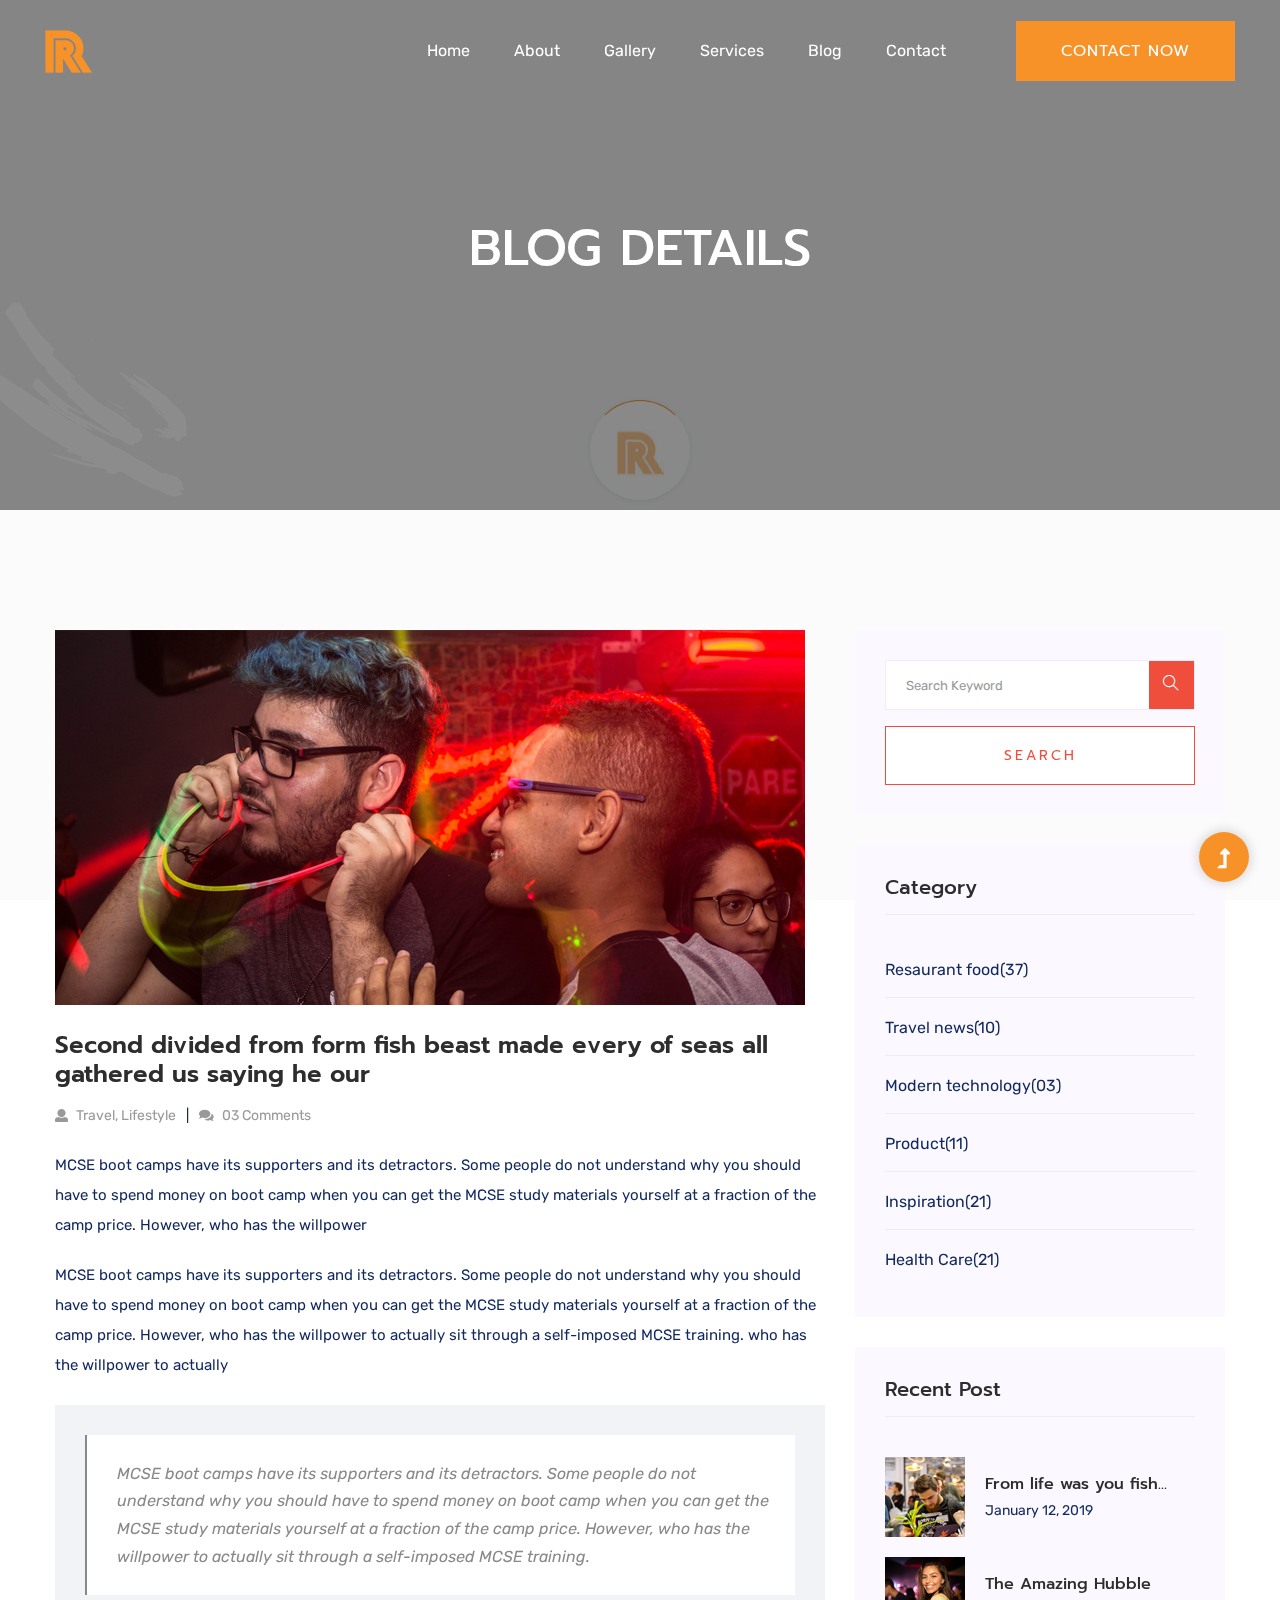
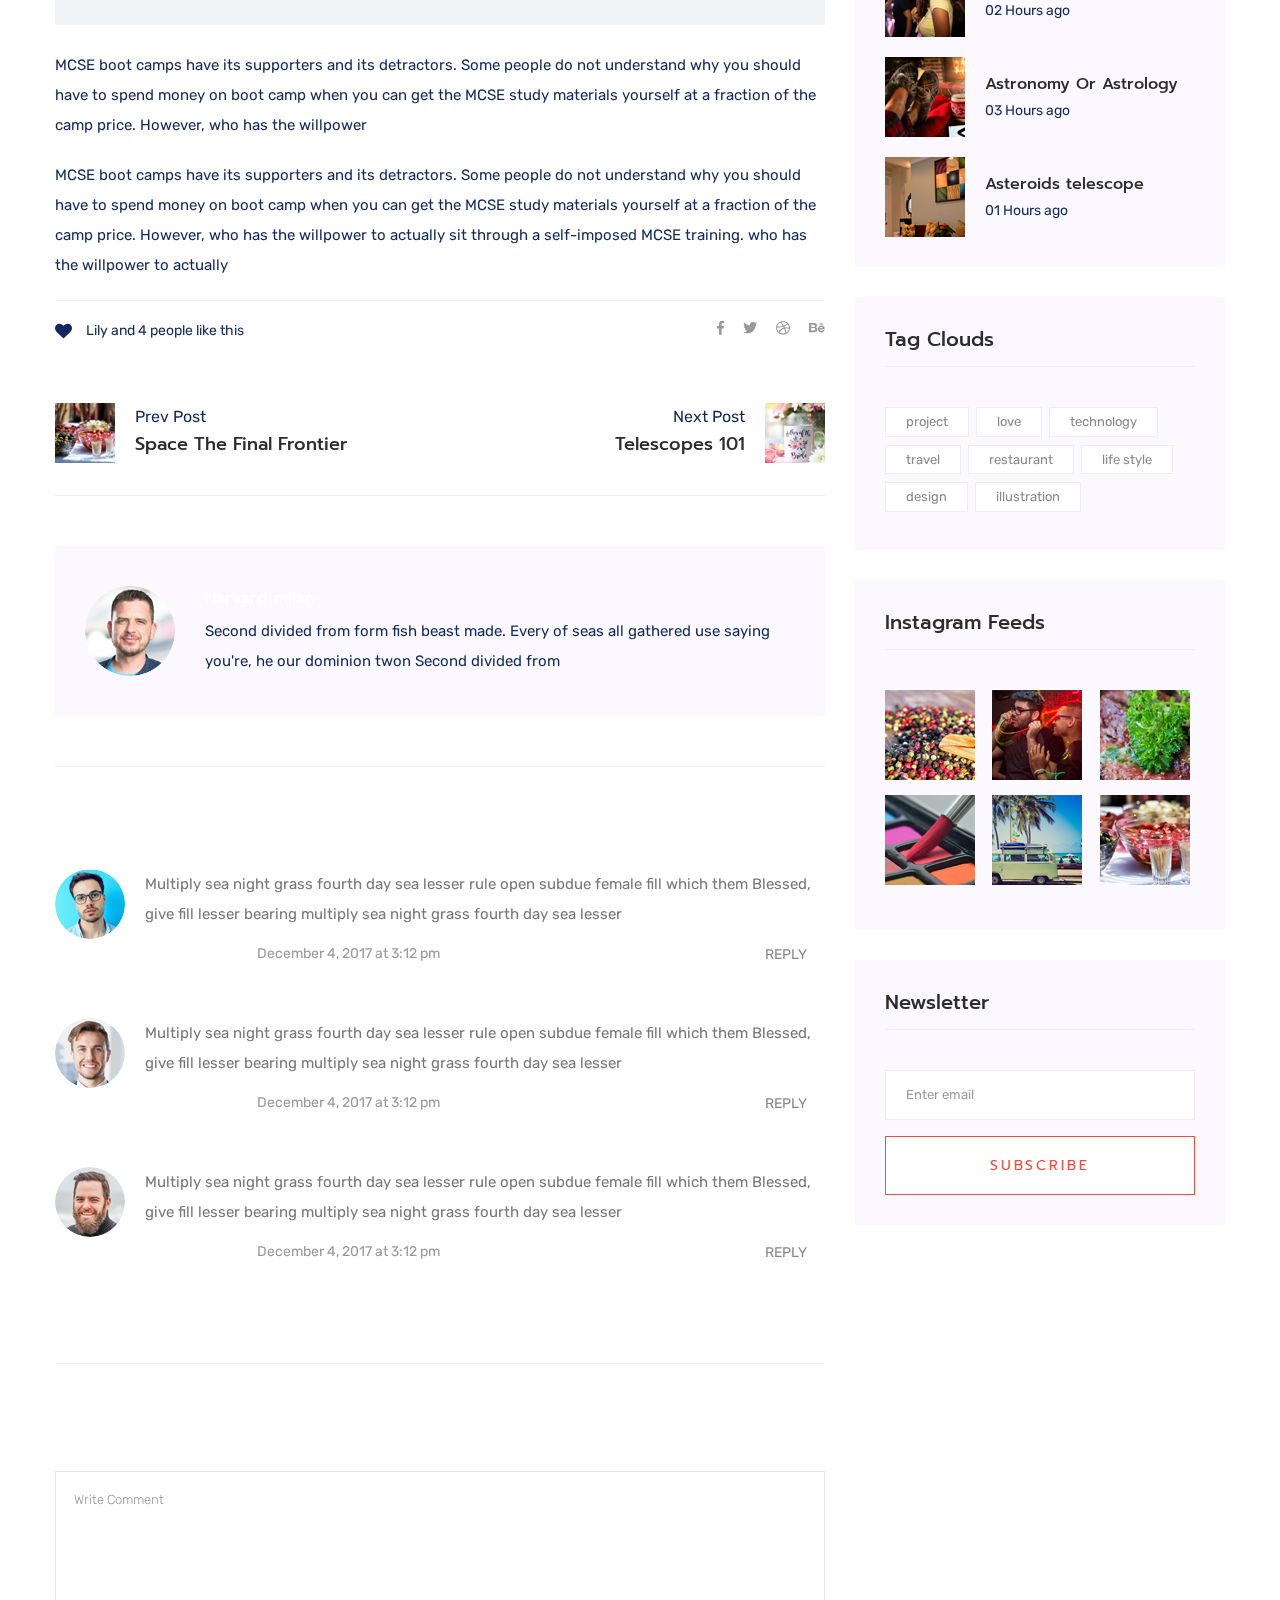
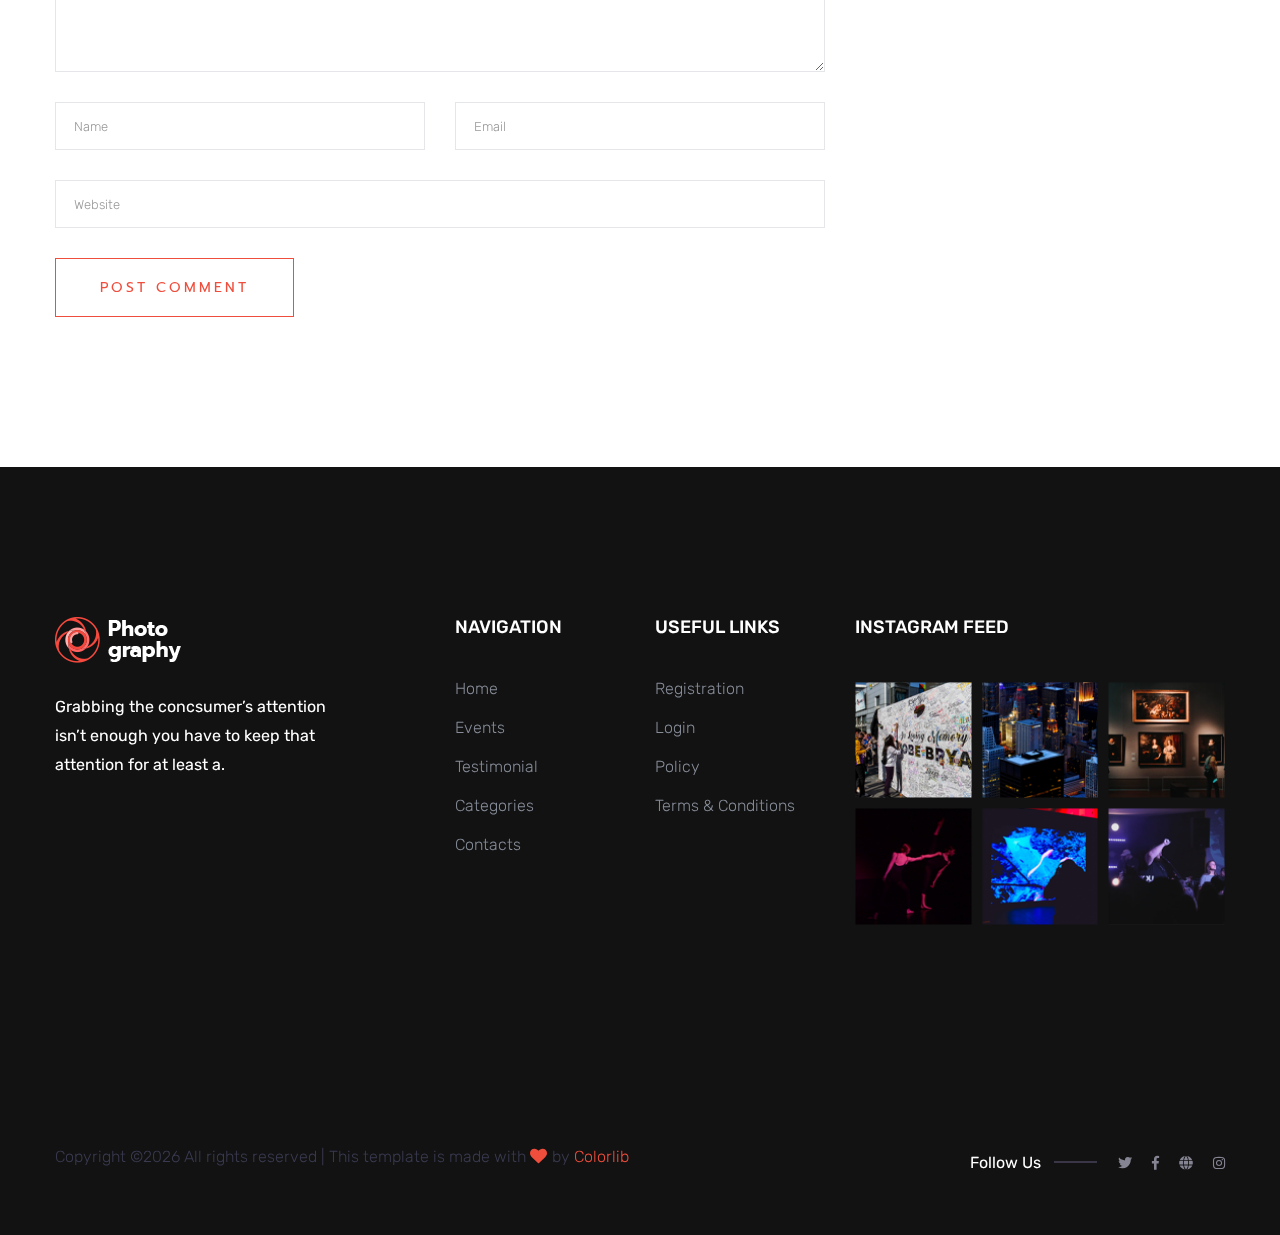
<file: blog_details.html>
<!doctype html>
<html class="no-js" lang="zxx">

<head>
   <meta charset="utf-8">
   <meta http-equiv="x-ua-compatible" content="ie=edge">
   <title>Photography HTML-5 Template </title>
   <meta name="description" content="">
   <meta name="viewport" content="width=device-width, initial-scale=1">
   <link rel="shortcut icon" type="image/x-icon" href="assets/img/favicon.ico">

  <!-- CSS here -->
      <link rel="stylesheet" href="assets/css/bootstrap.min.css">
      <link rel="stylesheet" href="assets/css/owl.carousel.min.css">
      <link rel="stylesheet" href="assets/css/slicknav.css">
      <link rel="stylesheet" href="assets/css/animate.min.css">
      <link rel="stylesheet" href="assets/css/magnific-popup.css">
      <link rel="stylesheet" href="assets/css/fontawesome-all.min.css">
      <link rel="stylesheet" href="assets/css/themify-icons.css">
      <link rel="stylesheet" href="assets/css/slick.css">
      <link rel="stylesheet" href="assets/css/nice-select.css">
      <link rel="stylesheet" href="assets/css/style.css">
</head>

<body>
   <!-- Preloader Start -->
   <div id="preloader-active">
      <div class="preloader d-flex align-items-center justify-content-center">
            <div class="preloader-inner position-relative">
               <div class="preloader-circle"></div>
               <div class="preloader-img pere-text">
                  <img src="assets/img/logo/loder.jpg" alt="">
               </div>
            </div>
      </div>
   </div>
   <!-- Preloader Start-->
   <header>
      <!--? Header Start -->
      <div class="header-area header-transparent">
              <div class="main-header  header-sticky">
                  <div class="container-fluid">
                      <div class="row align-items-center">
                          <!-- Logo -->
                          <div class="col-xl-2 col-lg-2 col-md-1">
                              <div class="logo">
                                  <a href="index.html"><img src="assets/img/logo/logo.png" alt=""></a>
                              </div>
                          </div>
                          <div class="col-xl-10 col-lg-10 col-md-10">
                              <div class="menu-main d-flex align-items-center justify-content-end">
                                  <!-- Main-menu -->
                                  <div class="main-menu f-right d-none d-lg-block">
                                      <nav> 
                                          <ul id="navigation">
                                              <li><a href="index.html">Home</a></li>
                                              <li><a href="about.html">About</a></li>
                                              <li><a href="gallery.html">Gallery</a></li>
                                              <li><a href="services.html">Services</a></li>
                                              <li><a href="blog.html">Blog</a>
                                                  <ul class="submenu">
                                                      <li><a href="blog.html">Blog</a></li>
                                                      <li><a href="blog_details.html">Blog Details</a></li>
                                                      <li><a href="elements.html">Element</a></li>
                                                  </ul>
                                              </li>
                                              <li><a href="contact.html">Contact</a></li>
                                          </ul>
                                      </nav>
                                  </div>
                                  <div class="header-right-btn f-right d-none d-lg-block ml-20">
                                      <a href="contact.html" class="btn header-btn">Contact now</a>
                                  </div>
                              </div>
                          </div>   
                          <!-- Mobile Menu -->
                          <div class="col-12">
                              <div class="mobile_menu d-block d-lg-none"></div>
                          </div>
                      </div>
                  </div>
              </div>
      </div>
      <!-- Header End -->
  </header>
   <main>
      <!--? Hero Start -->
      <div class="slider-area ">
         <div class="slider-height2 d-flex align-items-center">
               <div class="container">
                  <div class="row">
                     <div class="col-xl-12">
                           <div class="hero-cap hero-cap2 text-center">
                              <h2>Blog Details</h2>
                           </div>
                     </div>
                  </div>
               </div>
         </div>
      </div>
      <!-- Hero End -->
      <!--================Blog Area =================-->
      <section class="blog_area single-post-area section-padding">
         <div class="container">
            <div class="row">
               <div class="col-lg-8 posts-list">
                  <div class="single-post">
                     <div class="feature-img">
                        <img class="img-fluid" src="assets/img/blog/single_blog_1.png" alt="">
                     </div>
                     <div class="blog_details">
                        <h2 style="color: #2d2d2d;">Second divided from form fish beast made every of seas
                           all gathered us saying he our
                        </h2>
                        <ul class="blog-info-link mt-3 mb-4">
                           <li><a href="#"><i class="fa fa-user"></i> Travel, Lifestyle</a></li>
                           <li><a href="#"><i class="fa fa-comments"></i> 03 Comments</a></li>
                        </ul>
                        <p class="excert">
                           MCSE boot camps have its supporters and its detractors. Some people do not understand why you
                           should have to spend money on boot camp when you can get the MCSE study materials yourself at a
                           fraction of the camp price. However, who has the willpower
                        </p>
                        <p>
                           MCSE boot camps have its supporters and its detractors. Some people do not understand why you
                           should have to spend money on boot camp when you can get the MCSE study materials yourself at a
                           fraction of the camp price. However, who has the willpower to actually sit through a
                           self-imposed MCSE training. who has the willpower to actually
                        </p>
                        <div class="quote-wrapper">
                           <div class="quotes">
                              MCSE boot camps have its supporters and its detractors. Some people do not understand why you
                              should have to spend money on boot camp when you can get the MCSE study materials yourself at
                              a fraction of the camp price. However, who has the willpower to actually sit through a
                              self-imposed MCSE training.
                           </div>
                        </div>
                        <p>
                           MCSE boot camps have its supporters and its detractors. Some people do not understand why you
                           should have to spend money on boot camp when you can get the MCSE study materials yourself at a
                           fraction of the camp price. However, who has the willpower
                        </p>
                        <p>
                           MCSE boot camps have its supporters and its detractors. Some people do not understand why you
                           should have to spend money on boot camp when you can get the MCSE study materials yourself at a
                           fraction of the camp price. However, who has the willpower to actually sit through a
                           self-imposed MCSE training. who has the willpower to actually
                        </p>
                     </div>
                  </div>
                  <div class="navigation-top">
                     <div class="d-sm-flex justify-content-between text-center">
                        <p class="like-info"><span class="align-middle"><i class="fa fa-heart"></i></span> Lily and 4
                           people like this</p>
                        <div class="col-sm-4 text-center my-2 my-sm-0">
                           <!-- <p class="comment-count"><span class="align-middle"><i class="fa fa-comment"></i></span> 06 Comments</p> -->
                        </div>
                        <ul class="social-icons">
                           <li><a href="https://www.facebook.com/sai4ull"><i class="fab fa-facebook-f"></i></a></li>
                           <li><a href="#"><i class="fab fa-twitter"></i></a></li>
                           <li><a href="#"><i class="fab fa-dribbble"></i></a></li>
                           <li><a href="#"><i class="fab fa-behance"></i></a></li>
                        </ul>
                     </div>
                     <div class="navigation-area">
                        <div class="row">
                           <div
                              class="col-lg-6 col-md-6 col-12 nav-left flex-row d-flex justify-content-start align-items-center">
                              <div class="thumb">
                                 <a href="#">
                                    <img class="img-fluid" src="assets/img/post/preview.png" alt="">
                                 </a>
                              </div>
                              <div class="arrow">
                                 <a href="#">
                                    <span class="lnr text-white ti-arrow-left"></span>
                                 </a>
                              </div>
                              <div class="detials">
                                 <p>Prev Post</p>
                                 <a href="#">
                                    <h4 style="color: #2d2d2d;">Space The Final Frontier</h4>
                                 </a>
                              </div>
                           </div>
                           <div
                              class="col-lg-6 col-md-6 col-12 nav-right flex-row d-flex justify-content-end align-items-center">
                              <div class="detials">
                                 <p>Next Post</p>
                                 <a href="#">
                                    <h4 style="color: #2d2d2d;">Telescopes 101</h4>
                                 </a>
                              </div>
                              <div class="arrow">
                                 <a href="#">
                                    <span class="lnr text-white ti-arrow-right"></span>
                                 </a>
                              </div>
                              <div class="thumb">
                                 <a href="#">
                                    <img class="img-fluid" src="assets/img/post/next.png" alt="">
                                 </a>
                              </div>
                           </div>
                        </div>
                     </div>
                  </div>
                  <div class="blog-author">
                     <div class="media align-items-center">
                        <img src="assets/img/blog/author.png" alt="">
                        <div class="media-body">
                           <a href="#">
                              <h4>Harvard milan</h4>
                           </a>
                           <p>Second divided from form fish beast made. Every of seas all gathered use saying you're, he
                              our dominion twon Second divided from</p>
                        </div>
                     </div>
                  </div>
                  <div class="comments-area">
                     <h4>05 Comments</h4>
                     <div class="comment-list">
                        <div class="single-comment justify-content-between d-flex">
                           <div class="user justify-content-between d-flex">
                              <div class="thumb">
                                 <img src="assets/img/comment/comment_1.png" alt="">
                              </div>
                              <div class="desc">
                                 <p class="comment">
                                    Multiply sea night grass fourth day sea lesser rule open subdue female fill which them
                                    Blessed, give fill lesser bearing multiply sea night grass fourth day sea lesser
                                 </p>
                                 <div class="d-flex justify-content-between">
                                    <div class="d-flex align-items-center">
                                       <h5>
                                          <a href="#">Emilly Blunt</a>
                                       </h5>
                                       <p class="date">December 4, 2017 at 3:12 pm </p>
                                    </div>
                                    <div class="reply-btn">
                                       <a href="#" class="btn-reply text-uppercase">reply</a>
                                    </div>
                                 </div>
                              </div>
                           </div>
                        </div>
                     </div>
                     <div class="comment-list">
                        <div class="single-comment justify-content-between d-flex">
                           <div class="user justify-content-between d-flex">
                              <div class="thumb">
                                 <img src="assets/img/comment/comment_2.png" alt="">
                              </div>
                              <div class="desc">
                                 <p class="comment">
                                    Multiply sea night grass fourth day sea lesser rule open subdue female fill which them
                                    Blessed, give fill lesser bearing multiply sea night grass fourth day sea lesser
                                 </p>
                                 <div class="d-flex justify-content-between">
                                    <div class="d-flex align-items-center">
                                       <h5>
                                          <a href="#">Emilly Blunt</a>
                                       </h5>
                                       <p class="date">December 4, 2017 at 3:12 pm </p>
                                    </div>
                                    <div class="reply-btn">
                                       <a href="#" class="btn-reply text-uppercase">reply</a>
                                    </div>
                                 </div>
                              </div>
                           </div>
                        </div>
                     </div>
                     <div class="comment-list">
                        <div class="single-comment justify-content-between d-flex">
                           <div class="user justify-content-between d-flex">
                              <div class="thumb">
                                 <img src="assets/img/comment/comment_3.png" alt="">
                              </div>
                              <div class="desc">
                                 <p class="comment">
                                    Multiply sea night grass fourth day sea lesser rule open subdue female fill which them
                                    Blessed, give fill lesser bearing multiply sea night grass fourth day sea lesser
                                 </p>
                                 <div class="d-flex justify-content-between">
                                    <div class="d-flex align-items-center">
                                       <h5>
                                          <a href="#">Emilly Blunt</a>
                                       </h5>
                                       <p class="date">December 4, 2017 at 3:12 pm </p>
                                    </div>
                                    <div class="reply-btn">
                                       <a href="#" class="btn-reply text-uppercase">reply</a>
                                    </div>
                                 </div>
                              </div>
                           </div>
                        </div>
                     </div>
                  </div>
                  <div class="comment-form">
                     <h4>Leave a Reply</h4>
                     <form class="form-contact comment_form" action="#" id="commentForm">
                        <div class="row">
                           <div class="col-12">
                              <div class="form-group">
                                 <textarea class="form-control w-100" name="comment" id="comment" cols="30" rows="9"
                                    placeholder="Write Comment"></textarea>
                              </div>
                           </div>
                           <div class="col-sm-6">
                              <div class="form-group">
                                 <input class="form-control" name="name" id="name" type="text" placeholder="Name">
                              </div>
                           </div>
                           <div class="col-sm-6">
                              <div class="form-group">
                                 <input class="form-control" name="email" id="email" type="email" placeholder="Email">
                              </div>
                           </div>
                           <div class="col-12">
                              <div class="form-group">
                                 <input class="form-control" name="website" id="website" type="text" placeholder="Website">
                              </div>
                           </div>
                        </div>
                        <div class="form-group">
                           <button type="submit" class="button button-contactForm btn_1 boxed-btn">Post Comment</button>
                        </div>
                     </form>
                  </div>
               </div>
               <div class="col-lg-4">
                  <div class="blog_right_sidebar">
                     <aside class="single_sidebar_widget search_widget">
                        <form action="#">
                           <div class="form-group">
                              <div class="input-group mb-3">
                                 <input type="text" class="form-control" placeholder='Search Keyword'
                                    onfocus="this.placeholder = ''" onblur="this.placeholder = 'Search Keyword'">
                                 <div class="input-group-append">
                                    <button class="btns" type="button"><i class="ti-search"></i></button>
                                 </div>
                              </div>
                           </div>
                           <button class="button rounded-0 primary-bg text-white w-100 btn_1 boxed-btn"
                              type="submit">Search</button>
                        </form>
                     </aside>
                     <aside class="single_sidebar_widget post_category_widget">
                        <h4 class="widget_title" style="color: #2d2d2d;">Category</h4>
                        <ul class="list cat-list">
                           <li>
                              <a href="#" class="d-flex">
                                 <p>Resaurant food</p>
                                 <p>(37)</p>
                              </a>
                           </li>
                           <li>
                              <a href="#" class="d-flex">
                                 <p>Travel news</p>
                                 <p>(10)</p>
                              </a>
                           </li>
                           <li>
                              <a href="#" class="d-flex">
                                 <p>Modern technology</p>
                                 <p>(03)</p>
                              </a>
                           </li>
                           <li>
                              <a href="#" class="d-flex">
                                 <p>Product</p>
                                 <p>(11)</p>
                              </a>
                           </li>
                           <li>
                              <a href="#" class="d-flex">
                                 <p>Inspiration</p>
                                 <p>(21)</p>
                              </a>
                           </li>
                           <li>
                              <a href="#" class="d-flex">
                                 <p>Health Care</p>
                                 <p>(21)</p>
                              </a>
                           </li>
                        </ul>
                     </aside>
                     <aside class="single_sidebar_widget popular_post_widget">
                        <h3 class="widget_title" style="color: #2d2d2d;">Recent Post</h3>
                        <div class="media post_item">
                           <img src="assets/img/post/post_1.png" alt="post">
                           <div class="media-body">
                              <a href="blog_details.html">
                                 <h3 style="color: #2d2d2d;">From life was you fish...</h3>
                              </a>
                              <p>January 12, 2019</p>
                           </div>
                        </div>
                        <div class="media post_item">
                           <img src="assets/img/post/post_2.png" alt="post">
                           <div class="media-body">
                              <a href="blog_details.html">
                                 <h3 style="color: #2d2d2d;">The Amazing Hubble</h3>
                              </a>
                              <p>02 Hours ago</p>
                           </div>
                        </div>
                        <div class="media post_item">
                           <img src="assets/img/post/post_3.png" alt="post">
                           <div class="media-body">
                              <a href="blog_details.html">
                                 <h3 style="color: #2d2d2d;">Astronomy Or Astrology</h3>
                              </a>
                              <p>03 Hours ago</p>
                           </div>
                        </div>
                        <div class="media post_item">
                           <img src="assets/img/post/post_4.png" alt="post">
                           <div class="media-body">
                              <a href="blog_details.html">
                                 <h3 style="color: #2d2d2d;">Asteroids telescope</h3>
                              </a>
                              <p>01 Hours ago</p>
                           </div>
                        </div>
                     </aside>
                     <aside class="single_sidebar_widget tag_cloud_widget">
                        <h4 class="widget_title" style="color: #2d2d2d;">Tag Clouds</h4>
                        <ul class="list">
                           <li>
                              <a href="#">project</a>
                           </li>
                           <li>
                              <a href="#">love</a>
                           </li>
                           <li>
                              <a href="#">technology</a>
                           </li>
                           <li>
                              <a href="#">travel</a>
                           </li>
                           <li>
                              <a href="#">restaurant</a>
                           </li>
                           <li>
                              <a href="#">life style</a>
                           </li>
                           <li>
                              <a href="#">design</a>
                           </li>
                           <li>
                              <a href="#">illustration</a>
                           </li>
                        </ul>
                     </aside>
                     <aside class="single_sidebar_widget instagram_feeds">
                        <h4 class="widget_title" style="color: #2d2d2d;">Instagram Feeds</h4>
                        <ul class="instagram_row flex-wrap">
                           <li>
                              <a href="#">
                                 <img class="img-fluid" src="assets/img/post/post_5.png" alt="">
                              </a>
                           </li>
                           <li>
                              <a href="#">
                                 <img class="img-fluid" src="assets/img/post/post_6.png" alt="">
                              </a>
                           </li>
                           <li>
                              <a href="#">
                                 <img class="img-fluid" src="assets/img/post/post_7.png" alt="">
                              </a>
                           </li>
                           <li>
                              <a href="#">
                                 <img class="img-fluid" src="assets/img/post/post_8.png" alt="">
                              </a>
                           </li>
                           <li>
                              <a href="#">
                                 <img class="img-fluid" src="assets/img/post/post_9.png" alt="">
                              </a>
                           </li>
                           <li>
                              <a href="#">
                                 <img class="img-fluid" src="assets/img/post/post_10.png" alt="">
                              </a>
                           </li>
                        </ul>
                     </aside>
                     <aside class="single_sidebar_widget newsletter_widget">
                        <h4 class="widget_title" style="color: #2d2d2d;">Newsletter</h4>
                        <form action="#">
                           <div class="form-group">
                              <input type="email" class="form-control" onfocus="this.placeholder = ''"
                                 onblur="this.placeholder = 'Enter email'" placeholder='Enter email' required>
                           </div>
                           <button class="button rounded-0 primary-bg text-white w-100 btn_1 boxed-btn"
                              type="submit">Subscribe</button>
                        </form>
                     </aside>
                  </div>
               </div>
            </div>
         </div>
      </section>
      <!--================ Blog Area end =================-->

   </main>
   <footer>
      <!--? Footer Start-->
      <div class="footer-area footer-bg">
         <div class="container">
              <div class="footer-top footer-padding">
                  <div class="row d-flex justify-content-between">
                      <div class="col-xl-4 col-lg-4 col-md-5 col-sm-8">
                          <div class="single-footer-caption mb-50">
                              <!-- logo -->
                              <div class="footer-logo">
                                  <a href="index.html"><img src="assets/img/logo/logo2_footer.png" alt=""></a>
                              </div>
                              <div class="footer-tittle">
                                  <div class="footer-pera">
                                      <p class="info1">Grabbing the concsumer’s attention isn’t enough you have to keep that attention for at least a.</p>
                                  </div>
                              </div>
                          </div>
                      </div>
                      <div class="col-xl-2 col-lg-2 col-md-5 col-sm-6">
                          <div class="single-footer-caption mb-50">
                              <div class="footer-tittle">
                                  <h4>Navigation</h4>
                                  <ul>
                                      <li><a href="#">Home</a></li>
                                      <li><a href="#">Events</a></li>
                                      <li><a href="#">Testimonial</a></li>
                                      <li><a href="#">Categories</a></li>
                                      <li><a href="#">Contacts</a></li>
                                  </ul>
                              </div>
                          </div>
                      </div>
                      <div class="col-xl-2 col-lg-2 col-md-5 col-sm-6">
                          <div class="single-footer-caption mb-50">
                              <div class="footer-tittle">
                                  <h4>Useful Links</h4>
                                  <ul>
                                      <li><a href="#">Registration</a></li>
                                      <li><a href="#">Login</a></li>
                                      <li><a href="#">Policy</a></li>
                                      <li><a href="#">Terms & Conditions</a></li>
                                  </ul>
                              </div>
                          </div>
                      </div>
                      <!-- Instagram -->
                      <div class="col-xl-4 col-lg-4 col-md-5 col-sm-7">
                          <div class="single-footer-caption mb-50">
                              <div class="footer-tittle">
                                  <h4>Instagram Feed</h4>
                              </div>
                              <div class="instagram-gellay">
                                  <ul class="insta-feed">
                                      <li><a href="#"><img src="assets/img/gallery/instagram1.png" alt=""></a></li>
                                      <li><a href="#"><img src="assets/img/gallery/instagram2.png" alt=""></a></li>
                                      <li><a href="#"><img src="assets/img/gallery/instagram3.png" alt=""></a></li>
                                      <li><a href="#"><img src="assets/img/gallery/instagram4.png" alt=""></a></li>
                                      <li><a href="#"><img src="assets/img/gallery/instagram5.png" alt=""></a></li>
                                      <li><a href="#"><img src="assets/img/gallery/instagram6.png" alt=""></a></li>
                                  </ul>
                              </div>
                          </div>
                      </div>
                  </div>
              </div>
              <div class="footer-bottom">
                  <div class="row d-flex justify-content-between align-items-center">
                      <div class="col-xl-9 col-lg-8">
                          <div class="footer-copy-right">
                              <p><!-- Link back to Colorlib can't be removed. Template is licensed under CC BY 3.0. -->
  Copyright &copy;<script>document.write(new Date().getFullYear());</script> All rights reserved | This template is made with <i class="fa fa-heart" aria-hidden="true"></i> by <a href="https://colorlib.com" target="_blank">Colorlib</a>
  <!-- Link back to Colorlib can't be removed. Template is licensed under CC BY 3.0. --></p>
                          </div>
                      </div>
                      <div class="col-xl-3 col-lg-4">
                          <!-- Footer Social -->
                          <div class="footer-social f-right">
                              <span>Follow Us</span>
                              <a href="#"><i class="fab fa-twitter"></i></a>
                              <a href="https://www.facebook.com/sai4ull"><i class="fab fa-facebook-f"></i></a>
                              <a href="#"><i class="fas fa-globe"></i></a>
                              <a href="#"><i class="fab fa-instagram"></i></a>
                          </div>
                      </div>
                  </div>
              </div>
         </div>
      </div>
      <!-- Footer End-->
  </footer>
   <!-- Scroll Up -->
   <div id="back-top" >
         <a title="Go to Top" href="#"> <i class="fas fa-level-up-alt"></i></a>
   </div>

   <!-- JS here -->
		<!-- All JS Custom Plugins Link Here here -->
      <script src="./assets/js/vendor/modernizr-3.5.0.min.js"></script>
		<!-- Jquery, Popper, Bootstrap -->
		<script src="./assets/js/vendor/jquery-1.12.4.min.js"></script>
      <script src="./assets/js/popper.min.js"></script>
      <script src="./assets/js/bootstrap.min.js"></script>
	   <!-- Jquery Mobile Menu -->
      <script src="./assets/js/jquery.slicknav.min.js"></script>

		<!-- Jquery Slick , Owl-Carousel Plugins -->
      <script src="./assets/js/owl.carousel.min.js"></script>
      <script src="./assets/js/slick.min.js"></script>

		<!-- One Page, Animated-HeadLin -->
      <script src="./assets/js/wow.min.js"></script>
		<script src="./assets/js/animated.headline.js"></script>
      <script src="./assets/js/jquery.magnific-popup.js"></script>

		<!-- Nice-select, sticky -->
      <script src="./assets/js/jquery.nice-select.min.js"></script>
		<script src="./assets/js/jquery.sticky.js"></script>
        
      <!-- contact js -->
      <script src="./assets/js/contact.js"></script>
      <script src="./assets/js/jquery.form.js"></script>
      <script src="./assets/js/jquery.validate.min.js"></script>
      <script src="./assets/js/mail-script.js"></script>
      <script src="./assets/js/jquery.ajaxchimp.min.js"></script>
        
		<!-- Jquery Plugins, main Jquery -->	
      <script src="./assets/js/plugins.js"></script>
      <script src="./assets/js/main.js"></script>

</body>

</html>
</file>
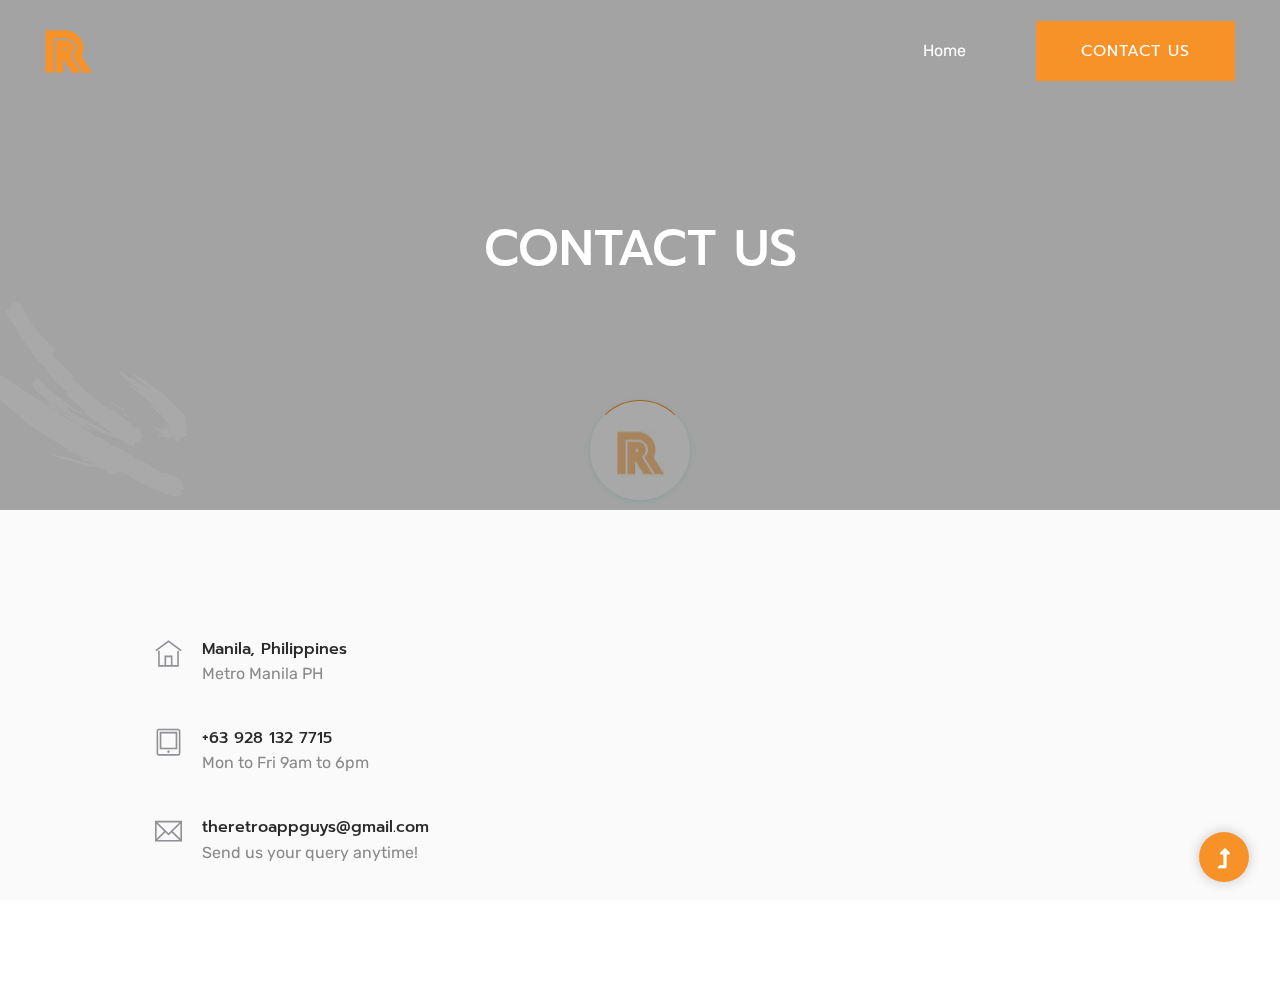
<file: contact.html>
<!doctype html>
<html class="no-js" lang="zxx">

<head>
    <meta charset="utf-8">
    <meta http-equiv="x-ua-compatible" content="ie=edge">
    <title>The Retro App Guys | Home</title>
    <meta name="description" content="">
    <meta name="viewport" content="width=device-width, initial-scale=1">
    <link rel="shortcut icon" type="image/x-icon" href="assets/img/favicon.ico">

   <!-- CSS here -->
        <link rel="stylesheet" href="assets/css/bootstrap.min.css">
        <link rel="stylesheet" href="assets/css/owl.carousel.min.css">
        <link rel="stylesheet" href="assets/css/slicknav.css">
        <link rel="stylesheet" href="assets/css/animate.min.css">
        <link rel="stylesheet" href="assets/css/magnific-popup.css">
        <link rel="stylesheet" href="assets/css/fontawesome-all.min.css">
        <link rel="stylesheet" href="assets/css/themify-icons.css">
        <link rel="stylesheet" href="assets/css/themify-icons.css">
        <link rel="stylesheet" href="assets/css/slick.css">
        <link rel="stylesheet" href="assets/css/nice-select.css">
        <link rel="stylesheet" href="assets/css/style.css">
</head>

<body>
    <!-- Preloader Start -->
    <div id="preloader-active">
        <div class="preloader d-flex align-items-center justify-content-center">
            <div class="preloader-inner position-relative">
                <div class="preloader-circle"></div>
                <div class="preloader-img pere-text">
                    <img src="assets/img/logo/loder.jpg" alt="">
                </div>
            </div>
        </div>
    </div>
    <!-- Preloader Start -->
    <header>
        <!--? Header Start -->
        <div class="header-area header-transparent">
                <div class="main-header  header-sticky">
                    <div class="container-fluid">
                        <div class="row align-items-center">
                            <!-- Logo -->
                            <div class="col-xl-2 col-lg-2 col-md-1">
                                <div class="logo">
                                    <a href="index.html"><img src="assets/img/logo/logo.png" alt=""></a>
                                </div>
                            </div>
                            <div class="col-xl-10 col-lg-10 col-md-10">
                                <div class="menu-main d-flex align-items-center justify-content-end">
                                    <!-- Main-menu -->
                                    <div class="main-menu f-right d-none d-lg-block">
                                        <nav> 
                                            <ul id="navigation">
                                                <li><a href="index.html">Home</a></li>
                                                <!--<li><a href="about.html">About</a></li>
                                                <li><a href="gallery.html">Gallery</a></li>
                                                <li><a href="services.html">Services</a></li>
                                                <li><a href="blog.html">Blog</a>
                                                    <ul class="submenu">
                                                        <li><a href="blog.html">Blog</a></li>
                                                        <li><a href="blog_details.html">Blog Details</a></li>
                                                        <li><a href="elements.html">Element</a></li>
                                                    </ul>
                                                </li>
                                                <li><a href="contact.html">Contact</a></li>-->
                                            </ul>
                                        </nav>
                                    </div>
                                    <div class="header-right-btn f-right d-none d-lg-block ml-20">
                                        <a href="contact.html" class="btn header-btn">Contact Us</a>
                                    </div>
                                </div>
                            </div>   
                            <!-- Mobile Menu -->
                            <div class="col-12">
                                <div class="mobile_menu d-block d-lg-none"></div>
                            </div>
                        </div>
                    </div>
                </div>
        </div>
        <!-- Header End -->
    </header>
    <main>

        <!--? Hero Start -->
        <div class="slider-area ">
            <div class="slider-height2 d-flex align-items-center">
                <div class="container">
                    <div class="row">
                        <div class="col-xl-12">
                            <div class="hero-cap hero-cap2 text-center">
                                <h2>Contact Us</h2>
                            </div>
                        </div>
                    </div>
                </div>
            </div>
        </div>
        <!-- Hero End -->
        <!-- ================ contact section start ================= -->
        <section class="contact-section">
            <div class="container">
                <div class="row">
                    <div class="col-lg-3 offset-lg-1">
                        <div class="media contact-info">
                            <span class="contact-info__icon"><i class="ti-home"></i></span>
                            <div class="media-body">
                                <h3>Manila, Philippines</h3>
                                <p>Metro Manila PH</p>
                            </div>
                        </div>
                        <div class="media contact-info">
                            <span class="contact-info__icon"><i class="ti-tablet"></i></span>
                            <div class="media-body">
                                <h3>+63 928 132 7715</h3>
                                <p>Mon to Fri 9am to 6pm</p>
                            </div>
                        </div>
                        <div class="media contact-info">
                            <span class="contact-info__icon"><i class="ti-email"></i></span>
                            <div class="media-body">
                                <h3>theretroappguys@gmail.com</h3>
                                <p>Send us your query anytime!</p>
                            </div>
                        </div>
                    </div>
                </div>
            </div>
        </section>
        <!-- ================ contact section end ================= -->

    </main>
   
    <!-- Scroll Up -->
    <div id="back-top" >
        <a title="Go to Top" href="#"> <i class="fas fa-level-up-alt"></i></a>
    </div>

    <!-- JS here -->
	
		<!-- All JS Custom Plugins Link Here here -->
        <script src="./assets/js/vendor/modernizr-3.5.0.min.js"></script>
		<!-- Jquery, Popper, Bootstrap -->
		<script src="./assets/js/vendor/jquery-1.12.4.min.js"></script>
        <script src="./assets/js/popper.min.js"></script>
        <script src="./assets/js/bootstrap.min.js"></script>
	    <!-- Jquery Mobile Menu -->
        <script src="./assets/js/jquery.slicknav.min.js"></script>

		<!-- Jquery Slick , Owl-Carousel Plugins -->
        <script src="./assets/js/owl.carousel.min.js"></script>
        <script src="./assets/js/slick.min.js"></script>
		<!-- One Page, Animated-HeadLin -->
        <script src="./assets/js/wow.min.js"></script>
		<script src="./assets/js/animated.headline.js"></script>
		
		<!-- Nice-select, sticky -->
        <script src="./assets/js/jquery.nice-select.min.js"></script>
		<script src="./assets/js/jquery.sticky.js"></script>
        <script src="./assets/js/jquery.magnific-popup.js"></script>

        <!-- contact js -->
        <script src="./assets/js/contact.js"></script>
        <script src="./assets/js/jquery.form.js"></script>
        <script src="./assets/js/jquery.validate.min.js"></script>
        <script src="./assets/js/mail-script.js"></script>
        <script src="./assets/js/jquery.ajaxchimp.min.js"></script>
        
		<!-- Jquery Plugins, main Jquery -->	
        <script src="./assets/js/plugins.js"></script>
        <script src="./assets/js/main.js"></script>

    </body>
    
</html>
</file>
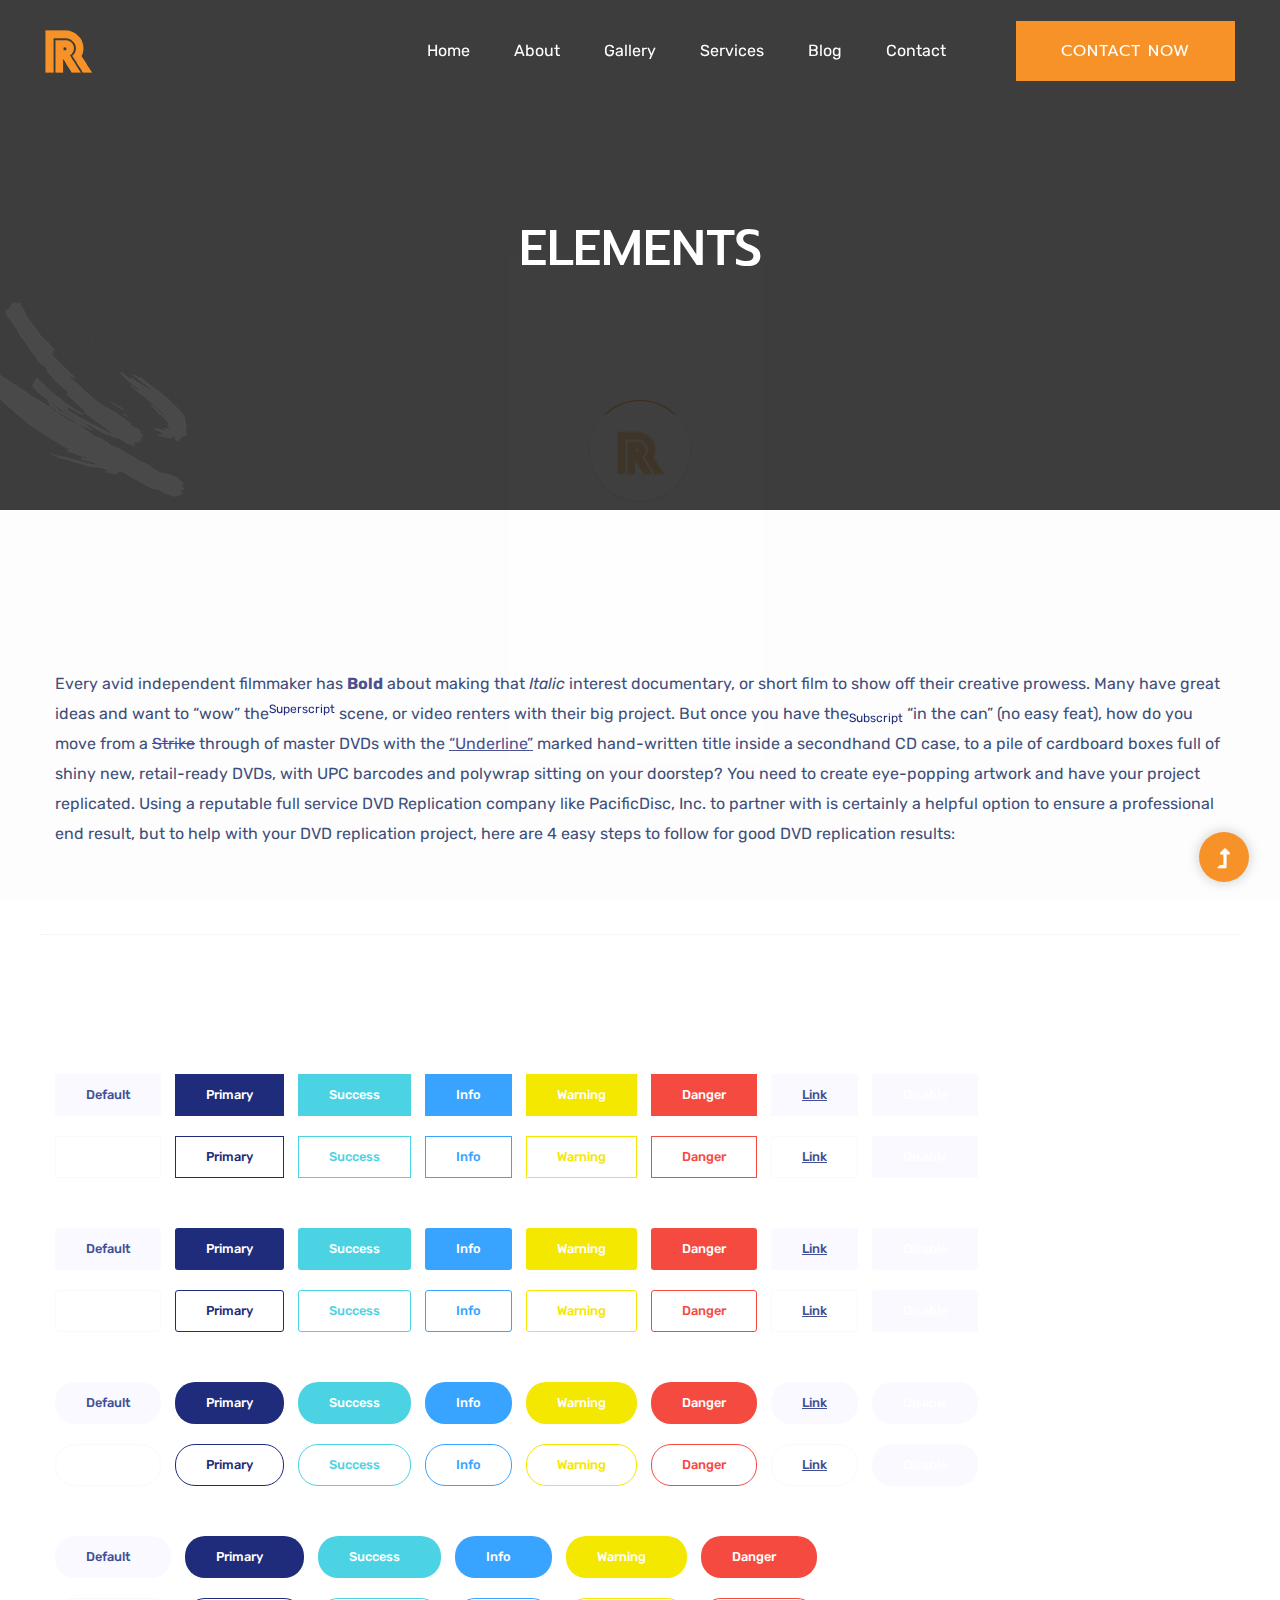
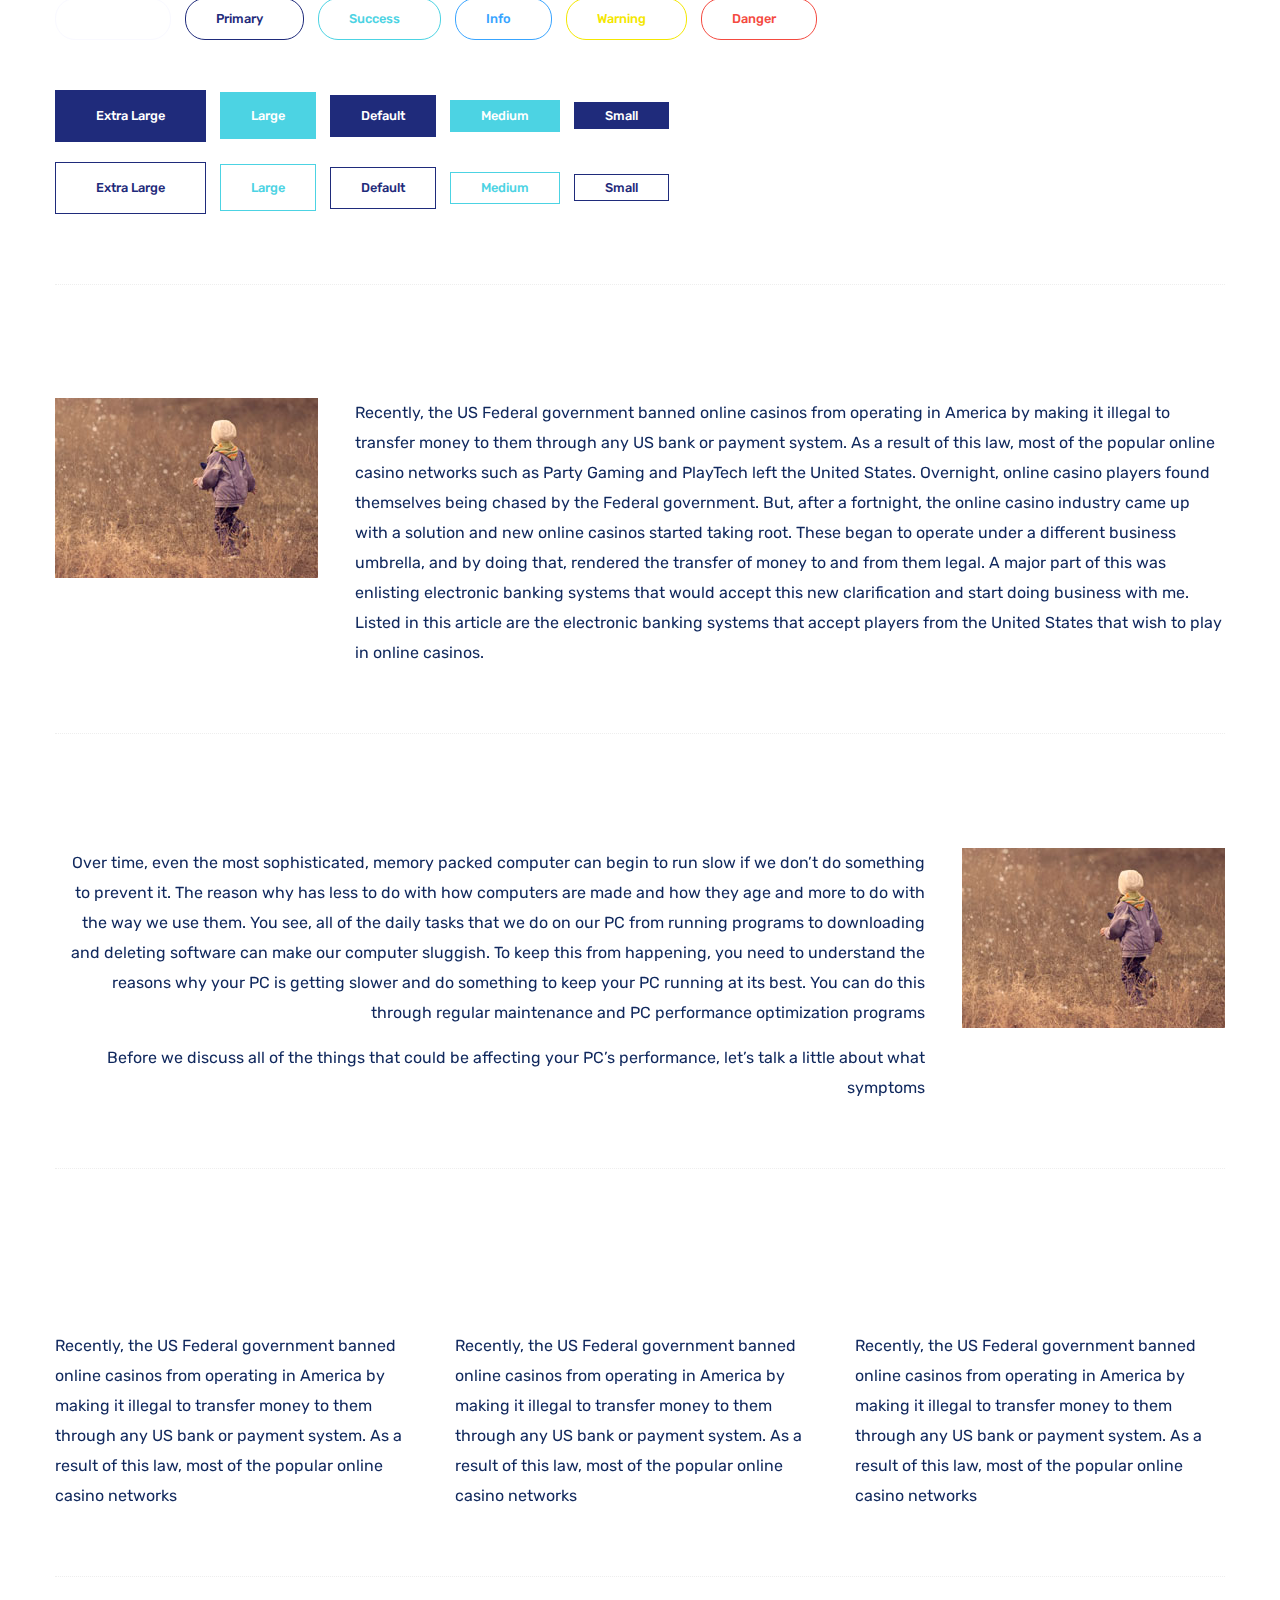
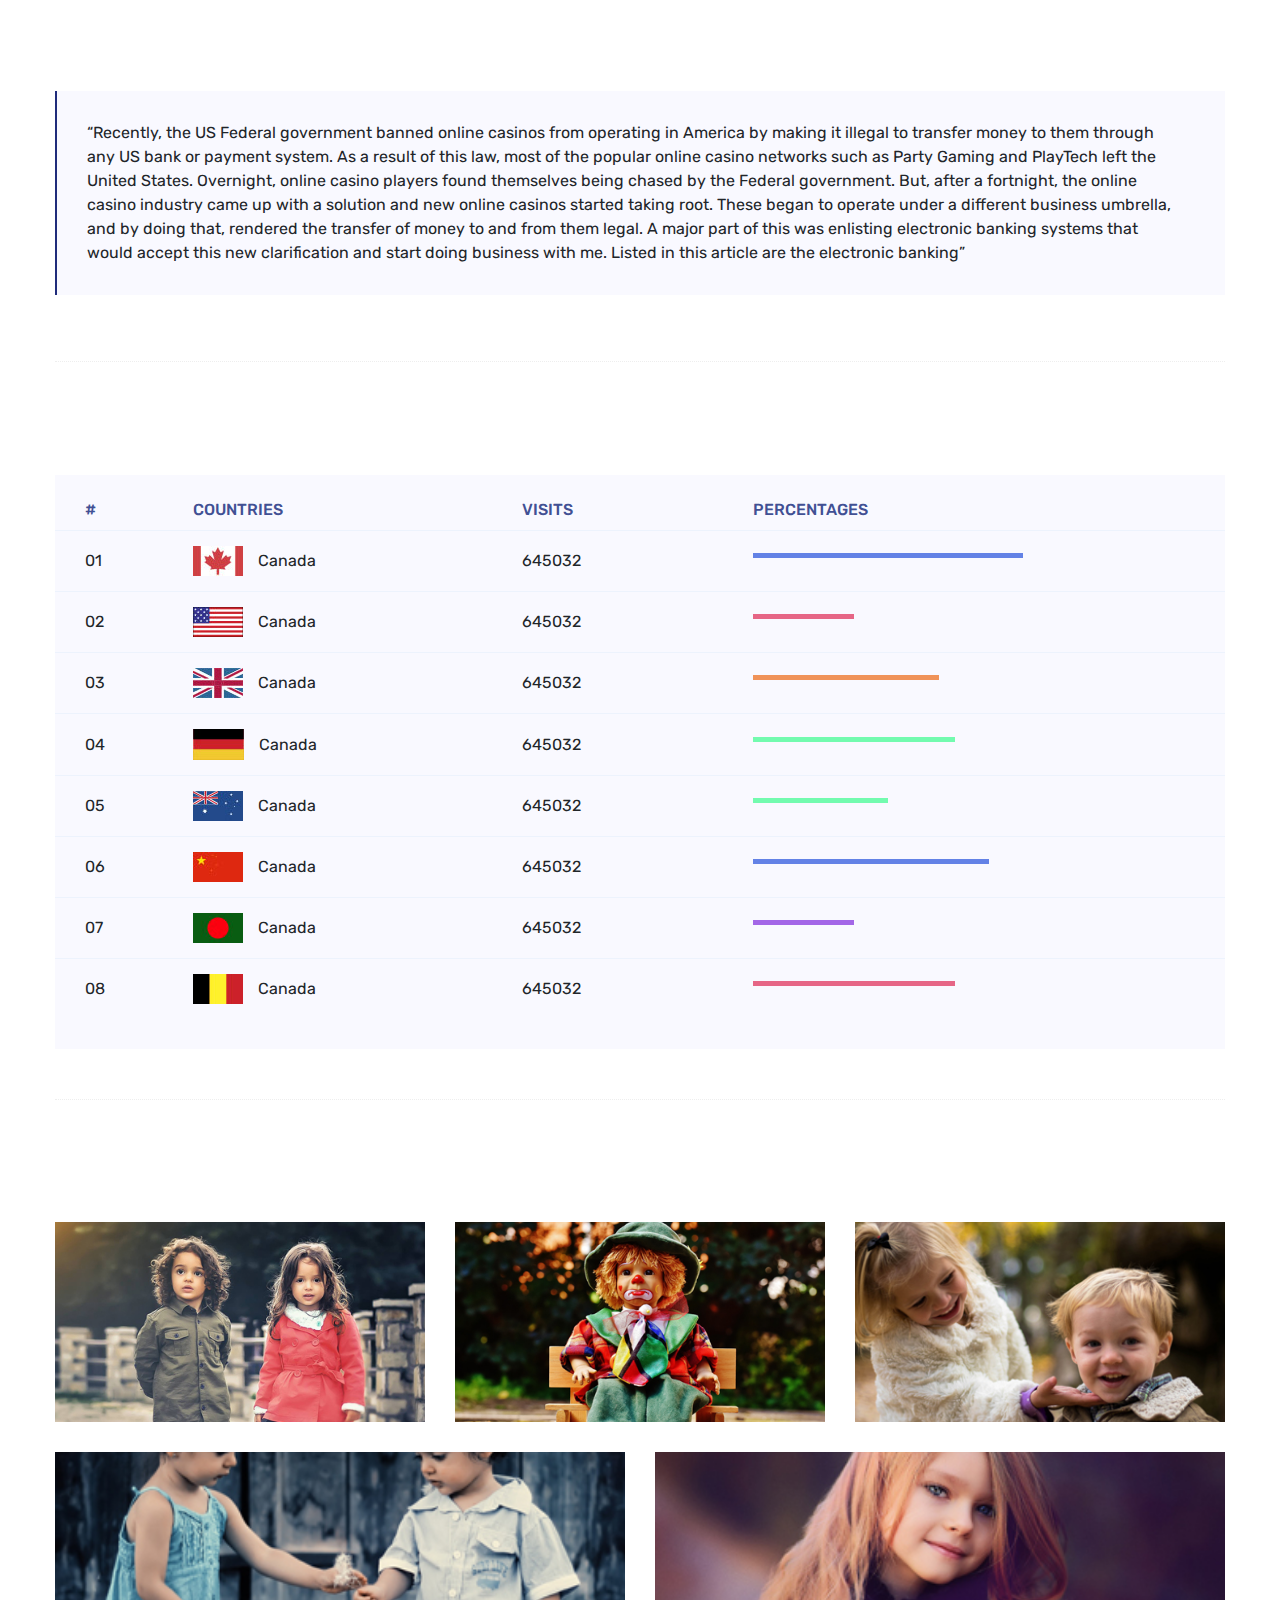
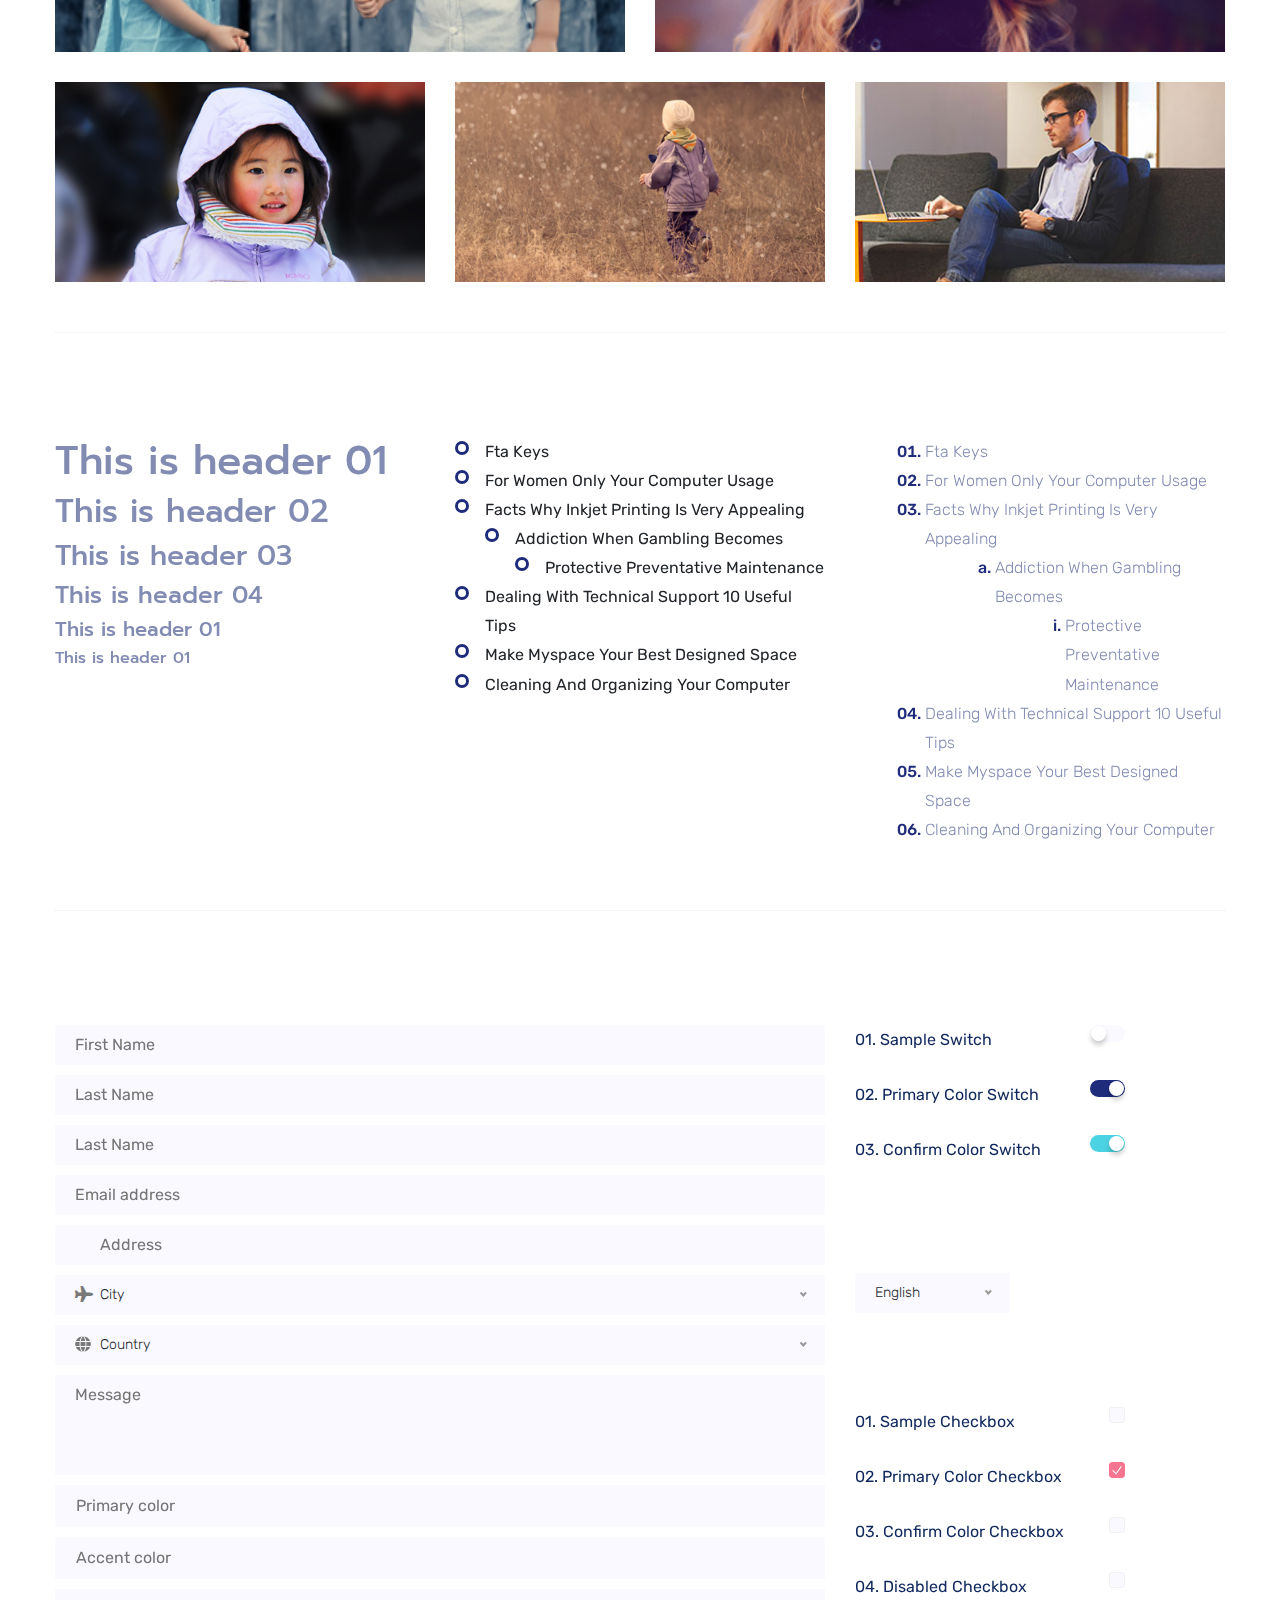
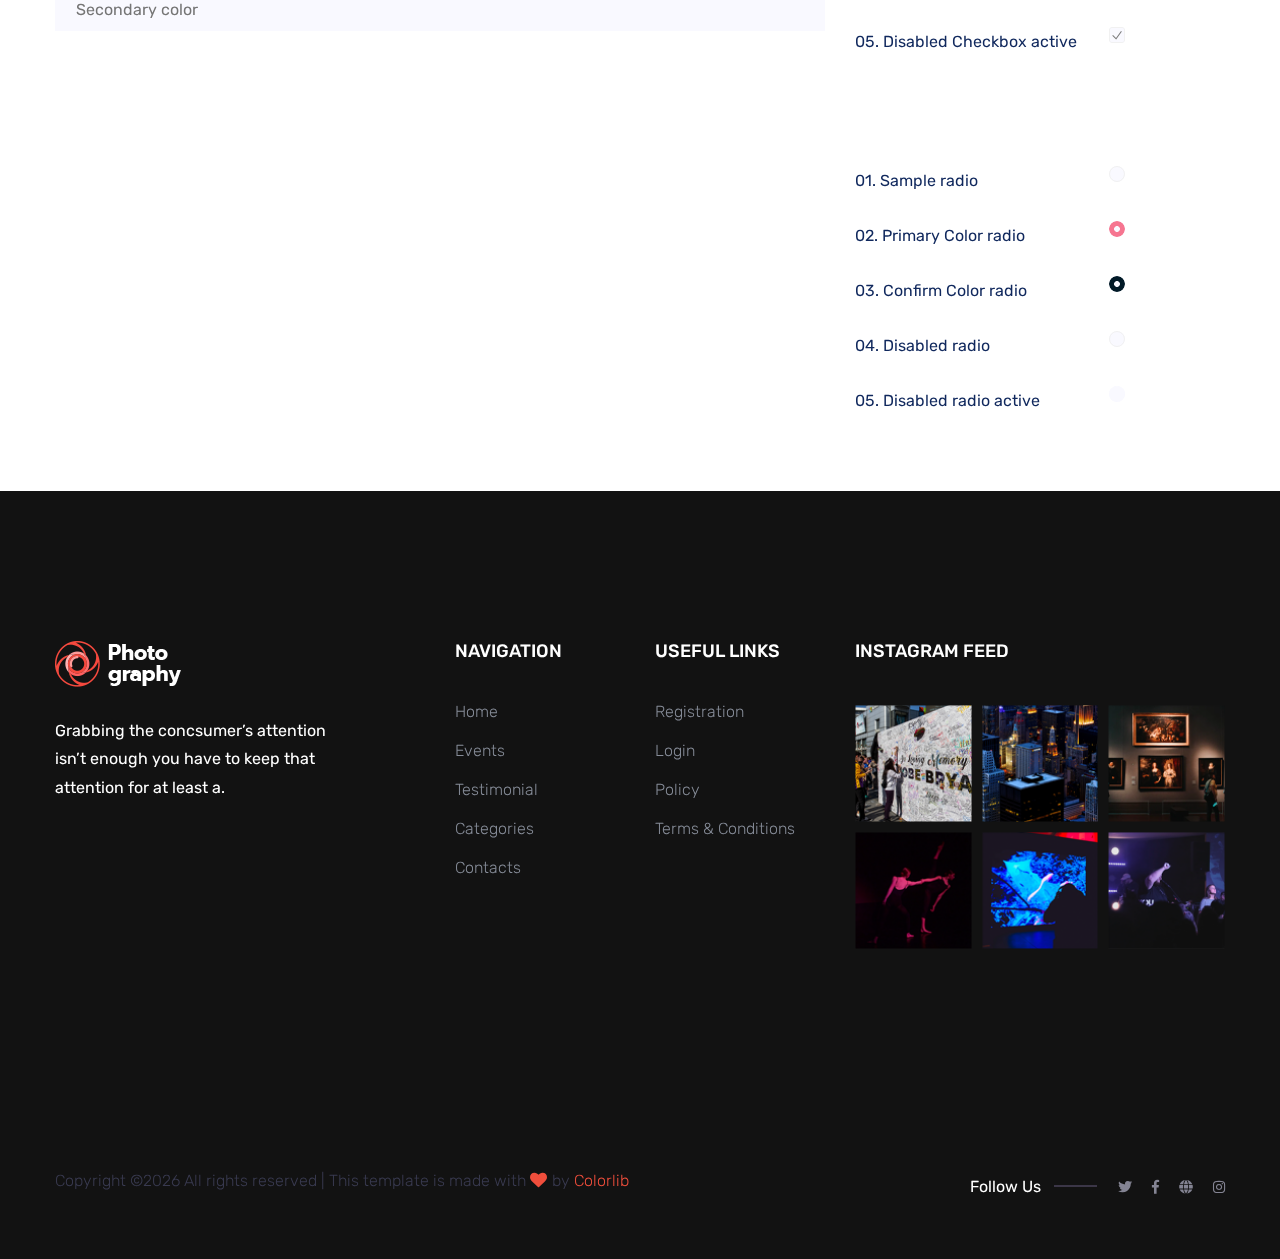
<file: elements.html>
<!doctype html>
<html class="no-js" lang="zxx">

<head>
	<meta charset="utf-8">
	<meta http-equiv="x-ua-compatible" content="ie=edge">
	 <title>Photography HTML-5 Template </title>
	<meta name="description" content="">
	<meta name="viewport" content="width=device-width, initial-scale=1">
	<link rel="shortcut icon" type="image/x-icon" href="assets/img/favicon.ico">

 <!-- CSS here -->
		<link rel="stylesheet" href="assets/css/bootstrap.min.css">
		<link rel="stylesheet" href="assets/css/owl.carousel.min.css">
		<link rel="stylesheet" href="assets/css/slicknav.css">
		<link rel="stylesheet" href="assets/css/animate.min.css">
		<link rel="stylesheet" href="assets/css/magnific-popup.css">
		<link rel="stylesheet" href="assets/css/fontawesome-all.min.css">
		<link rel="stylesheet" href="assets/css/themify-icons.css">
		<link rel="stylesheet" href="assets/css/slick.css">
		<link rel="stylesheet" href="assets/css/nice-select.css">
		<link rel="stylesheet" href="assets/css/style.css">
</head>

<body>
    <!-- Preloader Start -->
    <div id="preloader-active">
        <div class="preloader d-flex align-items-center justify-content-center">
            <div class="preloader-inner position-relative">
                <div class="preloader-circle"></div>
                <div class="preloader-img pere-text">
                    <img src="assets/img/logo/loder.jpg" alt="">
                </div>
            </div>
        </div>
    </div>
    <!-- Preloader Start -->
    <header>
        <!--? Header Start -->
        <div class="header-area header-transparent">
                <div class="main-header  header-sticky">
                    <div class="container-fluid">
                        <div class="row align-items-center">
                            <!-- Logo -->
                            <div class="col-xl-2 col-lg-2 col-md-1">
                                <div class="logo">
                                    <a href="index.html"><img src="assets/img/logo/logo.png" alt=""></a>
                                </div>
                            </div>
                            <div class="col-xl-10 col-lg-10 col-md-10">
                                <div class="menu-main d-flex align-items-center justify-content-end">
                                    <!-- Main-menu -->
                                    <div class="main-menu f-right d-none d-lg-block">
                                        <nav> 
                                            <ul id="navigation">
                                                <li><a href="index.html">Home</a></li>
                                                <li><a href="about.html">About</a></li>
                                                <li><a href="gallery.html">Gallery</a></li>
                                                <li><a href="services.html">Services</a></li>
                                                <li><a href="blog.html">Blog</a>
                                                    <ul class="submenu">
                                                        <li><a href="blog.html">Blog</a></li>
                                                        <li><a href="blog_details.html">Blog Details</a></li>
                                                        <li><a href="elements.html">Element</a></li>
                                                    </ul>
                                                </li>
                                                <li><a href="contact.html">Contact</a></li>
                                            </ul>
                                        </nav>
                                    </div>
                                    <div class="header-right-btn f-right d-none d-lg-block ml-20">
                                        <a href="contact.html" class="btn header-btn">Contact now</a>
                                    </div>
                                </div>
                            </div>   
                            <!-- Mobile Menu -->
                            <div class="col-12">
                                <div class="mobile_menu d-block d-lg-none"></div>
                            </div>
                        </div>
                    </div>
                </div>
        </div>
        <!-- Header End -->
    </header>
	<main>
        <!--? Hero Start -->
        <div class="slider-area ">
            <div class="slider-height2 d-flex align-items-center">
                <div class="container">
                    <div class="row">
                        <div class="col-xl-12">
                            <div class="hero-cap hero-cap2 text-center">
                                <h2>Elements</h2>
                            </div>
                        </div>
                    </div>
                </div>
            </div>
        </div>
        <!-- Hero End -->
		
		<!-- Start Sample Area -->
		<section class="sample-text-area">
			<div class="container box_1170">
				<h3 class="text-heading">Text Sample</h3>
				<p class="sample-text">
					Every avid independent filmmaker has <b>Bold</b> about making that <i>Italic</i> interest documentary,
					or short
					film to show off their creative prowess. Many have great ideas and want to “wow”
					the<sup>Superscript</sup> scene,
					or video renters with their big project. But once you have the<sub>Subscript</sub> “in the can” (no easy
					feat), how
					do you move from a <del>Strike</del> through of master DVDs with the <u>“Underline”</u> marked
					hand-written title
					inside a secondhand CD case, to a pile of cardboard boxes full of shiny new, retail-ready DVDs, with UPC
					barcodes
					and polywrap sitting on your doorstep? You need to create eye-popping artwork and have your project
					replicated.
					Using a reputable full service DVD Replication company like PacificDisc, Inc. to partner with is
					certainly a
					helpful option to ensure a professional end result, but to help with your DVD replication project, here
					are 4 easy
					steps to follow for good DVD replication results:
	
				</p>
			</div>
		</section>
		<!-- End Sample Area -->
		<!-- Start Button -->
		<section class="button-area">
			<div class="container box_1170 border-top-generic">
				<h3 class="text-heading">Sample Buttons</h3>
				<div class="button-group-area">
					<a href="#" class="genric-btn default">Default</a>
					<a href="#" class="genric-btn primary">Primary</a>
					<a href="#" class="genric-btn success">Success</a>
					<a href="#" class="genric-btn info">Info</a>
					<a href="#" class="genric-btn warning">Warning</a>
					<a href="#" class="genric-btn danger">Danger</a>
					<a href="#" class="genric-btn link">Link</a>
					<a href="#" class="genric-btn disable">Disable</a>
				</div>
				<div class="button-group-area mt-10">
					<a href="#" class="genric-btn default-border">Default</a>
					<a href="#" class="genric-btn primary-border">Primary</a>
					<a href="#" class="genric-btn success-border">Success</a>
					<a href="#" class="genric-btn info-border">Info</a>
					<a href="#" class="genric-btn warning-border">Warning</a>
					<a href="#" class="genric-btn danger-border">Danger</a>
					<a href="#" class="genric-btn link-border">Link</a>
					<a href="#" class="genric-btn disable">Disable</a>
				</div>
				<div class="button-group-area mt-40">
					<a href="#" class="genric-btn default radius">Default</a>
					<a href="#" class="genric-btn primary radius">Primary</a>
					<a href="#" class="genric-btn success radius">Success</a>
					<a href="#" class="genric-btn info radius">Info</a>
					<a href="#" class="genric-btn warning radius">Warning</a>
					<a href="#" class="genric-btn danger radius">Danger</a>
					<a href="#" class="genric-btn link radius">Link</a>
					<a href="#" class="genric-btn disable radius">Disable</a>
				</div>
				<div class="button-group-area mt-10">
					<a href="#" class="genric-btn default-border radius">Default</a>
					<a href="#" class="genric-btn primary-border radius">Primary</a>
					<a href="#" class="genric-btn success-border radius">Success</a>
					<a href="#" class="genric-btn info-border radius">Info</a>
					<a href="#" class="genric-btn warning-border radius">Warning</a>
					<a href="#" class="genric-btn danger-border radius">Danger</a>
					<a href="#" class="genric-btn link-border radius">Link</a>
					<a href="#" class="genric-btn disable radius">Disable</a>
				</div>
				<div class="button-group-area mt-40">
					<a href="#" class="genric-btn default circle">Default</a>
					<a href="#" class="genric-btn primary circle">Primary</a>
					<a href="#" class="genric-btn success circle">Success</a>
					<a href="#" class="genric-btn info circle">Info</a>
					<a href="#" class="genric-btn warning circle">Warning</a>
					<a href="#" class="genric-btn danger circle">Danger</a>
					<a href="#" class="genric-btn link circle">Link</a>
					<a href="#" class="genric-btn disable circle">Disable</a>
				</div>
				<div class="button-group-area mt-10">
					<a href="#" class="genric-btn default-border circle">Default</a>
					<a href="#" class="genric-btn primary-border circle">Primary</a>
					<a href="#" class="genric-btn success-border circle">Success</a>
					<a href="#" class="genric-btn info-border circle">Info</a>
					<a href="#" class="genric-btn warning-border circle">Warning</a>
					<a href="#" class="genric-btn danger-border circle">Danger</a>
					<a href="#" class="genric-btn link-border circle">Link</a>
					<a href="#" class="genric-btn disable circle">Disable</a>
				</div>
				<div class="button-group-area mt-40">
					<a href="#" class="genric-btn default circle arrow">Default<span class="lnr lnr-arrow-right"></span></a>
					<a href="#" class="genric-btn primary circle arrow">Primary<span class="lnr lnr-arrow-right"></span></a>
					<a href="#" class="genric-btn success circle arrow">Success<span class="lnr lnr-arrow-right"></span></a>
					<a href="#" class="genric-btn info circle arrow">Info<span class="lnr lnr-arrow-right"></span></a>
					<a href="#" class="genric-btn warning circle arrow">Warning<span class="lnr lnr-arrow-right"></span></a>
					<a href="#" class="genric-btn danger circle arrow">Danger<span class="lnr lnr-arrow-right"></span></a>
				</div>
				<div class="button-group-area mt-10">
					<a href="#" class="genric-btn default-border circle arrow">Default<span
							class="lnr lnr-arrow-right"></span></a>
					<a href="#" class="genric-btn primary-border circle arrow">Primary<span
							class="lnr lnr-arrow-right"></span></a>
					<a href="#" class="genric-btn success-border circle arrow">Success<span
							class="lnr lnr-arrow-right"></span></a>
					<a href="#" class="genric-btn info-border circle arrow">Info<span
							class="lnr lnr-arrow-right"></span></a>
					<a href="#" class="genric-btn warning-border circle arrow">Warning<span
							class="lnr lnr-arrow-right"></span></a>
					<a href="#" class="genric-btn danger-border circle arrow">Danger<span
							class="lnr lnr-arrow-right"></span></a>
				</div>
				<div class="button-group-area mt-40">
					<a href="#" class="genric-btn primary e-large">Extra Large</a>
					<a href="#" class="genric-btn success large">Large</a>
					<a href="#" class="genric-btn primary">Default</a>
					<a href="#" class="genric-btn success medium">Medium</a>
					<a href="#" class="genric-btn primary small">Small</a>
				</div>
				<div class="button-group-area mt-10">
					<a href="#" class="genric-btn primary-border e-large">Extra Large</a>
					<a href="#" class="genric-btn success-border large">Large</a>
					<a href="#" class="genric-btn primary-border">Default</a>
					<a href="#" class="genric-btn success-border medium">Medium</a>
					<a href="#" class="genric-btn primary-border small">Small</a>
				</div>
			</div>
		</section>
		<!-- End Button -->
		<!-- Start Align Area -->
		<div class="whole-wrap">
			<div class="container box_1170">
				<div class="section-top-border">
					<h3 class="mb-30">Left Aligned</h3>
					<div class="row">
						<div class="col-md-3">
							<img src="assets/img/elements/d.jpg" alt="" class="img-fluid">
						</div>
						<div class="col-md-9 mt-sm-20">
							<p>Recently, the US Federal government banned online casinos from operating in America by making
								it illegal to
								transfer money to them through any US bank or payment system. As a result of this law, most
								of the popular
								online casino networks such as Party Gaming and PlayTech left the United States. Overnight,
								online casino
								players found themselves being chased by the Federal government. But, after a fortnight, the
								online casino
								industry came up with a solution and new online casinos started taking root. These began to
								operate under a
								different business umbrella, and by doing that, rendered the transfer of money to and from
								them legal. A major
								part of this was enlisting electronic banking systems that would accept this new
								clarification and start doing
								business with me. Listed in this article are the electronic banking systems that accept
								players from the United
								States that wish to play in online casinos.</p>
						</div>
					</div>
				</div>
				<div class="section-top-border text-right">
					<h3 class="mb-30">Right Aligned</h3>
					<div class="row">
						<div class="col-md-9">
							<p class="text-right">Over time, even the most sophisticated, memory packed computer can begin
								to run slow if we
								don’t do something to prevent it. The reason why has less to do with how computers are made
								and how they age and
								more to do with the way we use them. You see, all of the daily tasks that we do on our PC
								from running programs
								to downloading and deleting software can make our computer sluggish. To keep this from
								happening, you need to
								understand the reasons why your PC is getting slower and do something to keep your PC
								running at its best. You
								can do this through regular maintenance and PC performance optimization programs</p>
							<p class="text-right">Before we discuss all of the things that could be affecting your PC’s
								performance, let’s
								talk a little about what symptoms</p>
						</div>
						<div class="col-md-3">
							<img src="assets/img/elements/d.jpg" alt="" class="img-fluid">
						</div>
					</div>
				</div>
				<div class="section-top-border">
					<h3 class="mb-30">Definition</h3>
					<div class="row">
						<div class="col-md-4">
							<div class="single-defination">
								<h4 class="mb-20">Definition 01</h4>
								<p>Recently, the US Federal government banned online casinos from operating in America by
									making it illegal to
									transfer money to them through any US bank or payment system. As a result of this law,
									most of the popular
									online casino networks</p>
							</div>
						</div>
						<div class="col-md-4">
							<div class="single-defination">
								<h4 class="mb-20">Definition 02</h4>
								<p>Recently, the US Federal government banned online casinos from operating in America by
									making it illegal to
									transfer money to them through any US bank or payment system. As a result of this law,
									most of the popular
									online casino networks</p>
							</div>
						</div>
						<div class="col-md-4">
							<div class="single-defination">
								<h4 class="mb-20">Definition 03</h4>
								<p>Recently, the US Federal government banned online casinos from operating in America by
									making it illegal to
									transfer money to them through any US bank or payment system. As a result of this law,
									most of the popular
									online casino networks</p>
							</div>
						</div>
					</div>
				</div>
				<div class="section-top-border">
					<h3 class="mb-30">Block Quotes</h3>
					<div class="row">
						<div class="col-lg-12">
							<blockquote class="generic-blockquote">
								“Recently, the US Federal government banned online casinos from operating in America by
								making it illegal to
								transfer money to them through any US bank or payment system. As a result of this law, most
								of the popular
								online casino networks such as Party Gaming and PlayTech left the United States. Overnight,
								online casino
								players found themselves being chased by the Federal government. But, after a fortnight, the
								online casino
								industry came up with a solution and new online casinos started taking root. These began to
								operate under a
								different business umbrella, and by doing that, rendered the transfer of money to and from
								them legal. A major
								part of this was enlisting electronic banking systems that would accept this new
								clarification and start doing
								business with me. Listed in this article are the electronic banking”
							</blockquote>
						</div>
					</div>
				</div>
				<div class="section-top-border">
					<h3 class="mb-30">Table</h3>
					<div class="progress-table-wrap">
						<div class="progress-table">
							<div class="table-head">
								<div class="serial">#</div>
								<div class="country">Countries</div>
								<div class="visit">Visits</div>
								<div class="percentage">Percentages</div>
							</div>
							<div class="table-row">
								<div class="serial">01</div>
								<div class="country"> <img src="assets/img/elements/f1.jpg" alt="flag">Canada</div>
								<div class="visit">645032</div>
								<div class="percentage">
									<div class="progress">
										<div class="progress-bar color-1" role="progressbar" style="width: 80%"
											aria-valuenow="80" aria-valuemin="0" aria-valuemax="100"></div>
									</div>
								</div>
							</div>
							<div class="table-row">
								<div class="serial">02</div>
								<div class="country"> <img src="assets/img/elements/f2.jpg" alt="flag">Canada</div>
								<div class="visit">645032</div>
								<div class="percentage">
									<div class="progress">
										<div class="progress-bar color-2" role="progressbar" style="width: 30%"
											aria-valuenow="30" aria-valuemin="0" aria-valuemax="100"></div>
									</div>
								</div>
							</div>
							<div class="table-row">
								<div class="serial">03</div>
								<div class="country"> <img src="assets/img/elements/f3.jpg" alt="flag">Canada</div>
								<div class="visit">645032</div>
								<div class="percentage">
									<div class="progress">
										<div class="progress-bar color-3" role="progressbar" style="width: 55%"
											aria-valuenow="55" aria-valuemin="0" aria-valuemax="100"></div>
									</div>
								</div>
							</div>
							<div class="table-row">
								<div class="serial">04</div>
								<div class="country"> <img src="assets/img/elements/f4.jpg" alt="flag">Canada</div>
								<div class="visit">645032</div>
								<div class="percentage">
									<div class="progress">
										<div class="progress-bar color-4" role="progressbar" style="width: 60%"
											aria-valuenow="60" aria-valuemin="0" aria-valuemax="100"></div>
									</div>
								</div>
							</div>
							<div class="table-row">
								<div class="serial">05</div>
								<div class="country"> <img src="assets/img/elements/f5.jpg" alt="flag">Canada</div>
								<div class="visit">645032</div>
								<div class="percentage">
									<div class="progress">
										<div class="progress-bar color-5" role="progressbar" style="width: 40%"
											aria-valuenow="40" aria-valuemin="0" aria-valuemax="100"></div>
									</div>
								</div>
							</div>
							<div class="table-row">
								<div class="serial">06</div>
								<div class="country"> <img src="assets/img/elements/f6.jpg" alt="flag">Canada</div>
								<div class="visit">645032</div>
								<div class="percentage">
									<div class="progress">
										<div class="progress-bar color-6" role="progressbar" style="width: 70%"
											aria-valuenow="70" aria-valuemin="0" aria-valuemax="100"></div>
									</div>
								</div>
							</div>
							<div class="table-row">
								<div class="serial">07</div>
								<div class="country"> <img src="assets/img/elements/f7.jpg" alt="flag">Canada</div>
								<div class="visit">645032</div>
								<div class="percentage">
									<div class="progress">
										<div class="progress-bar color-7" role="progressbar" style="width: 30%"
											aria-valuenow="30" aria-valuemin="0" aria-valuemax="100"></div>
									</div>
								</div>
							</div>
							<div class="table-row">
								<div class="serial">08</div>
								<div class="country"> <img src="assets/img/elements/f8.jpg" alt="flag">Canada</div>
								<div class="visit">645032</div>
								<div class="percentage">
									<div class="progress">
										<div class="progress-bar color-8" role="progressbar" style="width: 60%"
											aria-valuenow="60" aria-valuemin="0" aria-valuemax="100"></div>
									</div>
								</div>
							</div>
						</div>
					</div>
				</div>
				<div class="section-top-border">
					<h3>Image Gallery</h3>
					<div class="row gallery-item">
						<div class="col-md-4">
							<a href="assets/img/elements/g1.jpg" class="img-pop-up">
								<div class="single-gallery-image" style="background: url(assets/img/elements/g1.jpg);"></div>
							</a>
						</div>
						<div class="col-md-4">
							<a href="assets/img/elements/g2.jpg" class="img-pop-up">
								<div class="single-gallery-image" style="background: url(assets/img/elements/g2.jpg);"></div>
							</a>
						</div>
						<div class="col-md-4">
							<a href="assets/img/elements/g3.jpg" class="img-pop-up">
								<div class="single-gallery-image" style="background: url(assets/img/elements/g3.jpg);"></div>
							</a>
						</div>
						<div class="col-md-6">
							<a href="assets/img/elements/g4.jpg" class="img-pop-up">
								<div class="single-gallery-image" style="background: url(assets/img/elements/g4.jpg);"></div>
							</a>
						</div>
						<div class="col-md-6">
							<a href="assets/img/elements/g5.jpg" class="img-pop-up">
								<div class="single-gallery-image" style="background: url(assets/img/elements/g5.jpg);"></div>
							</a>
						</div>
						<div class="col-md-4">
							<a href="assets/img/elements/g6.jpg" class="img-pop-up">
								<div class="single-gallery-image" style="background: url(assets/img/elements/g6.jpg);"></div>
							</a>
						</div>
						<div class="col-md-4">
							<a href="assets/img/elements/g7.jpg" class="img-pop-up">
								<div class="single-gallery-image" style="background: url(assets/img/elements/g7.jpg);"></div>
							</a>
						</div>
						<div class="col-md-4">
							<a href="assets/img/elements/g8.jpg" class="img-pop-up">
								<div class="single-gallery-image" style="background: url(assets/img/elements/g8.jpg);"></div>
							</a>
						</div>
					</div>
				</div>
				<div class="section-top-border">
					<div class="row">
						<div class="col-md-4">
							<h3 class="mb-20">Image Gallery</h3>
							<div class="typography">
								<h1>This is header 01</h1>
								<h2>This is header 02</h2>
								<h3>This is header 03</h3>
								<h4>This is header 04</h4>
								<h5>This is header 01</h5>
								<h6>This is header 01</h6>
							</div>
						</div>
						<div class="col-md-4 mt-sm-30">
							<h3 class="mb-20">Unordered List</h3>
							<div class="">
								<ul class="unordered-list">
									<li>Fta Keys</li>
									<li>For Women Only Your Computer Usage</li>
									<li>Facts Why Inkjet Printing Is Very Appealing
										<ul>
											<li>Addiction When Gambling Becomes
												<ul>
													<li>Protective Preventative Maintenance</li>
												</ul>
											</li>
										</ul>
									</li>
									<li>Dealing With Technical Support 10 Useful Tips</li>
									<li>Make Myspace Your Best Designed Space</li>
									<li>Cleaning And Organizing Your Computer</li>
								</ul>
							</div>
						</div>
						<div class="col-md-4 mt-sm-30">
							<h3 class="mb-20">Ordered List</h3>
							<div class="">
								<ol class="ordered-list">
									<li><span>Fta Keys</span></li>
									<li><span>For Women Only Your Computer Usage</span></li>
									<li><span>Facts Why Inkjet Printing Is Very Appealing</span>
										<ol class="ordered-list-alpha">
											<li><span>Addiction When Gambling Becomes</span>
												<ol class="ordered-list-roman">
													<li><span>Protective Preventative Maintenance</span></li>
												</ol>
											</li>
										</ol>
									</li>
									<li><span>Dealing With Technical Support 10 Useful Tips</span></li>
									<li><span>Make Myspace Your Best Designed Space</span></li>
									<li><span>Cleaning And Organizing Your Computer</span></li>
								</ol>
							</div>
						</div>
					</div>
				</div>
				<div class="section-top-border">
					<div class="row">
						<div class="col-lg-8 col-md-8">
							<h3 class="mb-30">Form Element</h3>
							<form action="#">
								<div class="mt-10">
									<input type="text" name="first_name" placeholder="First Name"
										onfocus="this.placeholder = ''" onblur="this.placeholder = 'First Name'" required
										class="single-input">
								</div>
								<div class="mt-10">
									<input type="text" name="last_name" placeholder="Last Name"
										onfocus="this.placeholder = ''" onblur="this.placeholder = 'Last Name'" required
										class="single-input">
								</div>
								<div class="mt-10">
									<input type="text" name="last_name" placeholder="Last Name"
										onfocus="this.placeholder = ''" onblur="this.placeholder = 'Last Name'" required
										class="single-input">
								</div>
								<div class="mt-10">
									<input type="email" name="EMAIL" placeholder="Email address"
										onfocus="this.placeholder = ''" onblur="this.placeholder = 'Email address'" required
										class="single-input">
								</div>
								<div class="input-group-icon mt-10">
									<div class="icon"><i class="fa fa-thumb-tack" aria-hidden="true"></i></div>
									<input type="text" name="address" placeholder="Address" onfocus="this.placeholder = ''"
										onblur="this.placeholder = 'Address'" required class="single-input">
								</div>
								<div class="input-group-icon mt-10">
									<div class="icon"><i class="fa fa-plane" aria-hidden="true"></i></div>
									<div class="form-select" id="default-select"">
												<select>
													<option value=" 1">City</option>
										<option value="1">Dhaka</option>
										<option value="1">Dilli</option>
										<option value="1">Newyork</option>
										<option value="1">Islamabad</option>
										</select>
									</div>
								</div>
								<div class="input-group-icon mt-10">
									<div class="icon"><i class="fa fa-globe" aria-hidden="true"></i></div>
									<div class="form-select" id="default-select"">
												<select>
													<option value=" 1">Country</option>
										<option value="1">Bangladesh</option>
										<option value="1">India</option>
										<option value="1">England</option>
										<option value="1">Srilanka</option>
										</select>
									</div>
								</div>
	
								<div class="mt-10">
									<textarea class="single-textarea" placeholder="Message" onfocus="this.placeholder = ''"
										onblur="this.placeholder = 'Message'" required></textarea>
								</div>
								<div class="mt-10">
									<input type="text" name="first_name" placeholder="Primary color"
										onfocus="this.placeholder = ''" onblur="this.placeholder = 'Primary color'" required
										class="single-input-primary">
								</div>
								<div class="mt-10">
									<input type="text" name="first_name" placeholder="Accent color"
										onfocus="this.placeholder = ''" onblur="this.placeholder = 'Accent color'" required
										class="single-input-accent">
								</div>
								<div class="mt-10">
									<input type="text" name="first_name" placeholder="Secondary color"
										onfocus="this.placeholder = ''" onblur="this.placeholder = 'Secondary color'"
										required class="single-input-secondary">
								</div>
							</form>
						</div>
						<div class="col-lg-3 col-md-4 mt-sm-30">
							<div class="single-element-widget">
								<h3 class="mb-30">Switches</h3>
								<div class="switch-wrap d-flex justify-content-between">
									<p>01. Sample Switch</p>
									<div class="primary-switch">
										<input type="checkbox" id="default-switch">
										<label for="default-switch"></label>
									</div>
								</div>
								<div class="switch-wrap d-flex justify-content-between">
									<p>02. Primary Color Switch</p>
									<div class="primary-switch">
										<input type="checkbox" id="primary-switch" checked>
										<label for="primary-switch"></label>
									</div>
								</div>
								<div class="switch-wrap d-flex justify-content-between">
									<p>03. Confirm Color Switch</p>
									<div class="confirm-switch">
										<input type="checkbox" id="confirm-switch" checked>
										<label for="confirm-switch"></label>
									</div>
								</div>
							</div>
							<div class="single-element-widget mt-30">
								<h3 class="mb-30">Selectboxes</h3>
								<div class="default-select" id="default-select"">
											<select>
												<option value=" 1">English</option>
									<option value="1">Spanish</option>
									<option value="1">Arabic</option>
									<option value="1">Portuguise</option>
									<option value="1">Bengali</option>
									</select>
								</div>
							</div>
							<div class="single-element-widget mt-30">
								<h3 class="mb-30">Checkboxes</h3>
								<div class="switch-wrap d-flex justify-content-between">
									<p>01. Sample Checkbox</p>
									<div class="primary-checkbox">
										<input type="checkbox" id="default-checkbox">
										<label for="default-checkbox"></label>
									</div>
								</div>
								<div class="switch-wrap d-flex justify-content-between">
									<p>02. Primary Color Checkbox</p>
									<div class="primary-checkbox">
										<input type="checkbox" id="primary-checkbox" checked>
										<label for="primary-checkbox"></label>
									</div>
								</div>
								<div class="switch-wrap d-flex justify-content-between">
									<p>03. Confirm Color Checkbox</p>
									<div class="confirm-checkbox">
										<input type="checkbox" id="confirm-checkbox">
										<label for="confirm-checkbox"></label>
									</div>
								</div>
								<div class="switch-wrap d-flex justify-content-between">
									<p>04. Disabled Checkbox</p>
									<div class="disabled-checkbox">
										<input type="checkbox" id="disabled-checkbox" disabled>
										<label for="disabled-checkbox"></label>
									</div>
								</div>
								<div class="switch-wrap d-flex justify-content-between">
									<p>05. Disabled Checkbox active</p>
									<div class="disabled-checkbox">
										<input type="checkbox" id="disabled-checkbox-active" checked disabled>
										<label for="disabled-checkbox-active"></label>
									</div>
								</div>
							</div>
							<div class="single-element-widget mt-30">
								<h3 class="mb-30">Radios</h3>
								<div class="switch-wrap d-flex justify-content-between">
									<p>01. Sample radio</p>
									<div class="primary-radio">
										<input type="checkbox" id="default-radio">
										<label for="default-radio"></label>
									</div>
								</div>
								<div class="switch-wrap d-flex justify-content-between">
									<p>02. Primary Color radio</p>
									<div class="primary-radio">
										<input type="checkbox" id="primary-radio" checked>
										<label for="primary-radio"></label>
									</div>
								</div>
								<div class="switch-wrap d-flex justify-content-between">
									<p>03. Confirm Color radio</p>
									<div class="confirm-radio">
										<input type="checkbox" id="confirm-radio" checked>
										<label for="confirm-radio"></label>
									</div>
								</div>
								<div class="switch-wrap d-flex justify-content-between">
									<p>04. Disabled radio</p>
									<div class="disabled-radio">
										<input type="checkbox" id="disabled-radio" disabled>
										<label for="disabled-radio"></label>
									</div>
								</div>
								<div class="switch-wrap d-flex justify-content-between">
									<p>05. Disabled radio active</p>
									<div class="disabled-radio">
										<input type="checkbox" id="disabled-radio-active" checked disabled>
										<label for="disabled-radio-active"></label>
									</div>
								</div>
							</div>
						</div>
					</div>
				</div>
			</div>
		</div>
		<!-- End Align Area -->
	</main>
    <footer>
        <!--? Footer Start-->
        <div class="footer-area footer-bg">
           <div class="container">
                <div class="footer-top footer-padding">
                    <div class="row d-flex justify-content-between">
                        <div class="col-xl-4 col-lg-4 col-md-5 col-sm-8">
                            <div class="single-footer-caption mb-50">
                                <!-- logo -->
                                <div class="footer-logo">
                                    <a href="index.html"><img src="assets/img/logo/logo2_footer.png" alt=""></a>
                                </div>
                                <div class="footer-tittle">
                                    <div class="footer-pera">
                                        <p class="info1">Grabbing the concsumer’s attention isn’t enough you have to keep that attention for at least a.</p>
                                    </div>
                                </div>
                            </div>
                        </div>
                        <div class="col-xl-2 col-lg-2 col-md-5 col-sm-6">
                            <div class="single-footer-caption mb-50">
                                <div class="footer-tittle">
                                    <h4>Navigation</h4>
                                    <ul>
                                        <li><a href="#">Home</a></li>
                                        <li><a href="#">Events</a></li>
                                        <li><a href="#">Testimonial</a></li>
                                        <li><a href="#">Categories</a></li>
                                        <li><a href="#">Contacts</a></li>
                                    </ul>
                                </div>
                            </div>
                        </div>
                        <div class="col-xl-2 col-lg-2 col-md-5 col-sm-6">
                            <div class="single-footer-caption mb-50">
                                <div class="footer-tittle">
                                    <h4>Useful Links</h4>
                                    <ul>
                                        <li><a href="#">Registration</a></li>
                                        <li><a href="#">Login</a></li>
                                        <li><a href="#">Policy</a></li>
                                        <li><a href="#">Terms & Conditions</a></li>
                                    </ul>
                                </div>
                            </div>
                        </div>
                        <!-- Instagram -->
                        <div class="col-xl-4 col-lg-4 col-md-5 col-sm-7">
                            <div class="single-footer-caption mb-50">
                                <div class="footer-tittle">
                                    <h4>Instagram Feed</h4>
                                </div>
                                <div class="instagram-gellay">
                                    <ul class="insta-feed">
                                        <li><a href="#"><img src="assets/img/gallery/instagram1.png" alt=""></a></li>
                                        <li><a href="#"><img src="assets/img/gallery/instagram2.png" alt=""></a></li>
                                        <li><a href="#"><img src="assets/img/gallery/instagram3.png" alt=""></a></li>
                                        <li><a href="#"><img src="assets/img/gallery/instagram4.png" alt=""></a></li>
                                        <li><a href="#"><img src="assets/img/gallery/instagram5.png" alt=""></a></li>
                                        <li><a href="#"><img src="assets/img/gallery/instagram6.png" alt=""></a></li>
                                    </ul>
                                </div>
                            </div>
                        </div>
                    </div>
                </div>
                <div class="footer-bottom">
                    <div class="row d-flex justify-content-between align-items-center">
                        <div class="col-xl-9 col-lg-8">
                            <div class="footer-copy-right">
                                <p><!-- Link back to Colorlib can't be removed. Template is licensed under CC BY 3.0. -->
  Copyright &copy;<script>document.write(new Date().getFullYear());</script> All rights reserved | This template is made with <i class="fa fa-heart" aria-hidden="true"></i> by <a href="https://colorlib.com" target="_blank">Colorlib</a>
  <!-- Link back to Colorlib can't be removed. Template is licensed under CC BY 3.0. --></p>
                            </div>
                        </div>
                        <div class="col-xl-3 col-lg-4">
                            <!-- Footer Social -->
                            <div class="footer-social f-right">
                                <span>Follow Us</span>
                                <a href="#"><i class="fab fa-twitter"></i></a>
                                <a href="https://www.facebook.com/sai4ull"><i class="fab fa-facebook-f"></i></a>
                                <a href="#"><i class="fas fa-globe"></i></a>
                                <a href="#"><i class="fab fa-instagram"></i></a>
                            </div>
                        </div>
                    </div>
                </div>
           </div>
        </div>
        <!-- Footer End-->
    </footer>
    <!-- Scroll Up -->
    <div id="back-top" >
        <a title="Go to Top" href="#"> <i class="fas fa-level-up-alt"></i></a>
    </div>


<!-- JS here -->
	
		<!-- All JS Custom Plugins Link Here here -->
        <script src="./assets/js/vendor/modernizr-3.5.0.min.js"></script>
		<!-- Jquery, Popper, Bootstrap -->
		<script src="./assets/js/vendor/jquery-1.12.4.min.js"></script>
        <script src="./assets/js/popper.min.js"></script>
        <script src="./assets/js/bootstrap.min.js"></script>
	    <!-- Jquery Mobile Menu -->
        <script src="./assets/js/jquery.slicknav.min.js"></script>

		<!-- Jquery Slick , Owl-Carousel Plugins -->
        <script src="./assets/js/owl.carousel.min.js"></script>
        <script src="./assets/js/slick.min.js"></script>
		<!-- One Page, Animated-HeadLin -->
        <script src="./assets/js/wow.min.js"></script>
		<script src="./assets/js/animated.headline.js"></script>
		<script src="./assets/js/jquery.magnific-popup.js"></script>
		
		<!-- Nice-select, sticky -->
        <script src="./assets/js/jquery.nice-select.min.js"></script>
		<script src="./assets/js/jquery.sticky.js"></script>
        
        <!-- contact js -->
        <script src="./assets/js/contact.js"></script>
        <script src="./assets/js/jquery.form.js"></script>
        <script src="./assets/js/jquery.validate.min.js"></script>
        <script src="./assets/js/mail-script.js"></script>
        <script src="./assets/js/jquery.ajaxchimp.min.js"></script>
        
		<!-- Jquery Plugins, main Jquery -->	
        <script src="./assets/js/plugins.js"></script>
		<script src="./assets/js/main.js"></script>
		
</body>
</html>
</file>
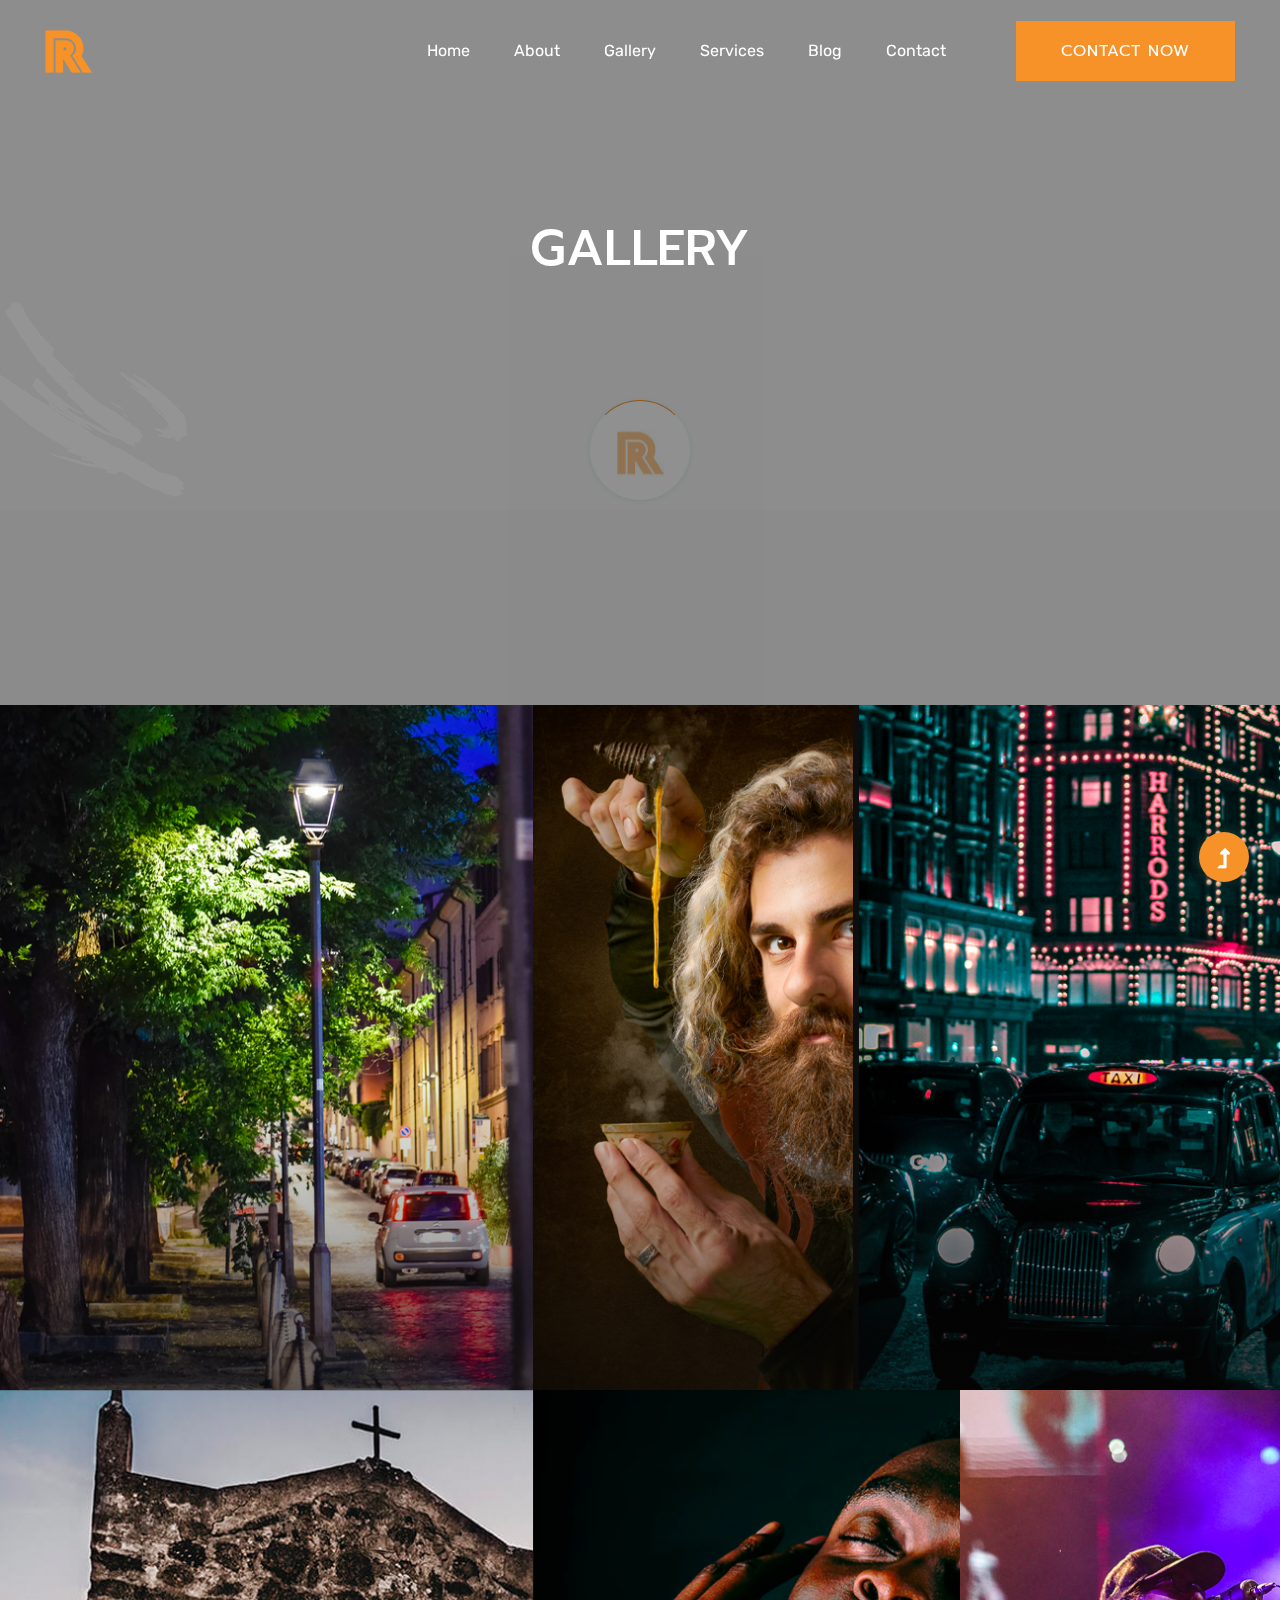
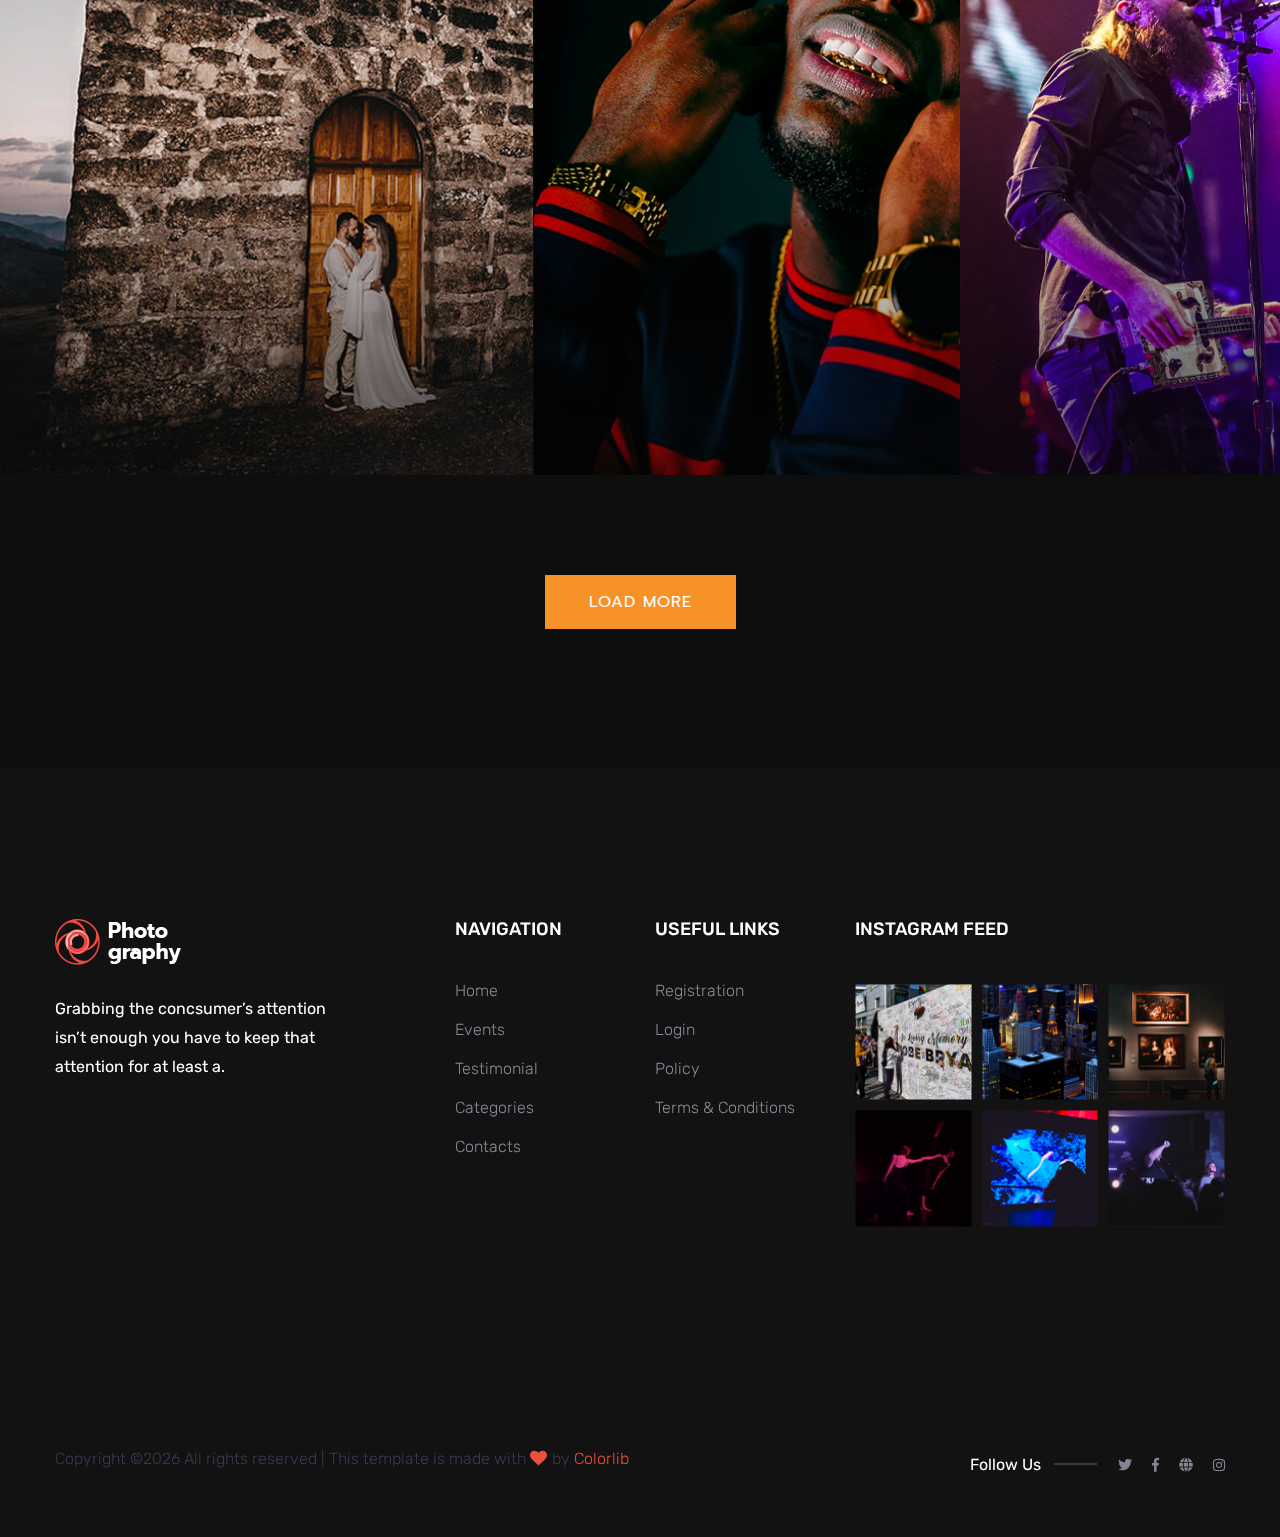
<file: gallery.html>
<!doctype html>
<html class="no-js" lang="zxx">
    <head>
        <meta charset="utf-8">
        <meta http-equiv="x-ua-compatible" content="ie=edge">
        <title>Photography HTML-5 Template </title>
        <meta name="description" content="">
        <meta name="viewport" content="width=device-width, initial-scale=1">
        <link rel="manifest" href="site.webmanifest">
		<link rel="shortcut icon" type="image/x-icon" href="assets/img/favicon.ico">

		<!-- CSS here -->
            <link rel="stylesheet" href="assets/css/bootstrap.min.css">
            <link rel="stylesheet" href="assets/css/owl.carousel.min.css">
            <link rel="stylesheet" href="assets/css/slicknav.css">
            <link rel="stylesheet" href="assets/css/flaticon.css">
            <link rel="stylesheet" href="assets/css/animate.min.css">
            <link rel="stylesheet" href="assets/css/magnific-popup.css">
            <link rel="stylesheet" href="assets/css/fontawesome-all.min.css">
            <link rel="stylesheet" href="assets/css/themify-icons.css">
            <link rel="stylesheet" href="assets/css/slick.css">
            <link rel="stylesheet" href="assets/css/nice-select.css">
            <link rel="stylesheet" href="assets/css/style.css">
   </head>

   <body>
    <!--? Preloader Start -->
    <div id="preloader-active">
        <div class="preloader d-flex align-items-center justify-content-center">
            <div class="preloader-inner position-relative">
                <div class="preloader-circle"></div>
                <div class="preloader-img pere-text">
                    <img src="assets/img/logo/loder.jpg" alt="">
                </div>
            </div>
        </div>
    </div>
    <!-- Preloader Start -->
    <header>
        <!--? Header Start -->
        <div class="header-area header-transparent">
                <div class="main-header  header-sticky">
                    <div class="container-fluid">
                        <div class="row align-items-center">
                            <!-- Logo -->
                            <div class="col-xl-2 col-lg-2 col-md-1">
                                <div class="logo">
                                    <a href="index.html"><img src="assets/img/logo/logo.png" alt=""></a>
                                </div>
                            </div>
                            <div class="col-xl-10 col-lg-10 col-md-10">
                                <div class="menu-main d-flex align-items-center justify-content-end">
                                    <!-- Main-menu -->
                                    <div class="main-menu f-right d-none d-lg-block">
                                        <nav> 
                                            <ul id="navigation">
                                                <li><a href="index.html">Home</a></li>
                                                <li><a href="about.html">About</a></li>
                                                <li><a href="gallery.html">Gallery</a></li>
                                                <li><a href="services.html">Services</a></li>
                                                <li><a href="blog.html">Blog</a>
                                                    <ul class="submenu">
                                                        <li><a href="blog.html">Blog</a></li>
                                                        <li><a href="blog_details.html">Blog Details</a></li>
                                                        <li><a href="elements.html">Element</a></li>
                                                    </ul>
                                                </li>
                                                <li><a href="contact.html">Contact</a></li>
                                            </ul>
                                        </nav>
                                    </div>
                                    <div class="header-right-btn f-right d-none d-lg-block ml-20">
                                        <a href="contact.html" class="btn header-btn">Contact now</a>
                                    </div>
                                </div>
                            </div>   
                            <!-- Mobile Menu -->
                            <div class="col-12">
                                <div class="mobile_menu d-block d-lg-none"></div>
                            </div>
                        </div>
                    </div>
                </div>
        </div>
        <!-- Header End -->
    </header>
    <main>
        <!--? Hero Start -->
        <div class="slider-area">
            <div class="slider-height2 d-flex align-items-center">
                <div class="container">
                    <div class="row">
                        <div class="col-xl-12">
                            <div class="hero-cap hero-cap2 text-center">
                                <h2>Gallery</h2>
                            </div>
                        </div>
                    </div>
                </div>
            </div>
        </div>
        <!-- Hero End -->
        <!--? Gallery Area Start -->
        <section class="gallery-area about2 section-padding30 fix">
            <div class="container-fluid p-0">
                <div class="row no-gutters">
                    <div class="col-xl-5 col-lg-4 col-md-6 col-sm-6">
                        <div class="gallery-box">
                            <div class="single-gallery">
                                <div class="gallery-img" style="background-image: url(assets/img/gallery/gallery1.png);"></div>
                                <div class="cap-icon">
                                    <a href="assets/img/gallery/gallery1.png" class="ti-fullscreen img-pop-up"></a>
                                </div>
                                <div class="g-caption">
                                    <h4>The Last man</h4>
                                    <p>Duis aute irure dolor in reprehenderit in voluptate velit.</p>
                                </div>
                            </div>
                        </div>
                    </div>
                    <div class="col-xl-3 col-lg-4 col-md-6 col-sm-6">
                        <div class="gallery-box">
                            <div class="single-gallery">
                                <div class="gallery-img" style="background-image: url(assets/img/gallery/gallery2.png);"></div>
                                <div class="cap-icon">
                                    <a href="assets/img/gallery/gallery2.png" class="ti-fullscreen img-pop-up"></a>
                                </div>
                                <div class="g-caption">
                                    <h4>The Last man</h4>
                                    <p>Duis aute irure dolor in reprehenderit in voluptate velit.</p>
                                </div>
                            </div>
                        </div>
                    </div>
                    <div class="col-xl-4 col-lg-4 col-md-6 col-sm-6">
                        <div class="gallery-box">
                            <div class="single-gallery">
                               <div class="gallery-img" style="background-image: url(assets/img/gallery/gallery3.png);"></div>
                                <div class="cap-icon">
                                    <a href="assets/img/gallery/gallery3.png" class="ti-fullscreen img-pop-up"></a>
                                </div>
                                <div class="g-caption">
                                    <h4>The Last man</h4>
                                    <p>Duis aute irure dolor in reprehenderit in voluptate velit.</p>
                                </div>
                            </div>
                        </div>
                    </div>
                    <div class="col-xl-5 col-lg-4 col-md-6 col-sm-6">
                        <div class="gallery-box">
                            <div class="single-gallery">
                                <div class="gallery-img" style="background-image: url(assets/img/gallery/gallery4.png);"></div>
                                <div class="cap-icon">
                                    <a href="assets/img/gallery/gallery4.png" class="ti-fullscreen img-pop-up"></a>
                                </div>
                                <div class="g-caption">
                                    <h4>The Last man</h4>
                                    <p>Duis aute irure dolor in reprehenderit in voluptate velit.</p>
                                </div>
                            </div>
                        </div>
                    </div>
                    <div class="col-xl-4 col-lg-4 col-md-6 col-sm-6">
                        <div class="gallery-box">
                            <div class="single-gallery">
                                <div class="gallery-img" style="background-image: url(assets/img/gallery/gallery5.png);"></div>
                                <div class="cap-icon">
                                    <a href="assets/img/gallery/gallery5.png" class="ti-fullscreen img-pop-up"></a>
                                </div>
                                <div class="g-caption">
                                    <h4>The Last man</h4>
                                    <p>Duis aute irure dolor in reprehenderit in voluptate velit.</p>
                                </div>
                            </div>
                        </div>
                    </div>
                    <div class="col-xl-3 col-lg-4 col-md-6 col-sm-6">
                        <div class="gallery-box">
                            <div class="single-gallery">
                                <div class="gallery-img" style="background-image: url(assets/img/gallery/gallery6.png);"></div>
                                <div class="cap-icon">
                                    <a href="assets/img/gallery/gallery6.png" class="ti-fullscreen img-pop-up"></a>
                                </div>
                                <div class="g-caption">
                                    <h4>The Last man</h4>
                                    <p>Duis aute irure dolor in reprehenderit in voluptate velit.</p>
                                </div>
                            </div>
                        </div>
                    </div>
                </div>
                <div class="row">
                    <div class="col-lg-12">
                        <div class="gallery-btn text-center pt-100">
                            <a href="gallery.html" class="btn">Load more</a>
                        </div>
                    </div>
                </div>
            </div>
        </section>
        <!-- Gallery Area End -->
    </main>
    <footer>
        <!--? Footer Start-->
        <div class="footer-area footer-bg">
           <div class="container">
                <div class="footer-top footer-padding">
                    <div class="row d-flex justify-content-between">
                        <div class="col-xl-4 col-lg-4 col-md-5 col-sm-8">
                            <div class="single-footer-caption mb-50">
                                <!-- logo -->
                                <div class="footer-logo">
                                    <a href="index.html"><img src="assets/img/logo/logo2_footer.png" alt=""></a>
                                </div>
                                <div class="footer-tittle">
                                    <div class="footer-pera">
                                        <p class="info1">Grabbing the concsumer’s attention isn’t enough you have to keep that attention for at least a.</p>
                                    </div>
                                </div>
                            </div>
                        </div>
                        <div class="col-xl-2 col-lg-2 col-md-5 col-sm-6">
                            <div class="single-footer-caption mb-50">
                                <div class="footer-tittle">
                                    <h4>Navigation</h4>
                                    <ul>
                                        <li><a href="#">Home</a></li>
                                        <li><a href="#">Events</a></li>
                                        <li><a href="#">Testimonial</a></li>
                                        <li><a href="#">Categories</a></li>
                                        <li><a href="#">Contacts</a></li>
                                    </ul>
                                </div>
                            </div>
                        </div>
                        <div class="col-xl-2 col-lg-2 col-md-5 col-sm-6">
                            <div class="single-footer-caption mb-50">
                                <div class="footer-tittle">
                                    <h4>Useful Links</h4>
                                    <ul>
                                        <li><a href="#">Registration</a></li>
                                        <li><a href="#">Login</a></li>
                                        <li><a href="#">Policy</a></li>
                                        <li><a href="#">Terms & Conditions</a></li>
                                    </ul>
                                </div>
                            </div>
                        </div>
                        <!-- Instagram -->
                        <div class="col-xl-4 col-lg-4 col-md-5 col-sm-7">
                            <div class="single-footer-caption mb-50">
                                <div class="footer-tittle">
                                    <h4>Instagram Feed</h4>
                                </div>
                                <div class="instagram-gellay">
                                    <ul class="insta-feed">
                                        <li><a href="#"><img src="assets/img/gallery/instagram1.png" alt=""></a></li>
                                        <li><a href="#"><img src="assets/img/gallery/instagram2.png" alt=""></a></li>
                                        <li><a href="#"><img src="assets/img/gallery/instagram3.png" alt=""></a></li>
                                        <li><a href="#"><img src="assets/img/gallery/instagram4.png" alt=""></a></li>
                                        <li><a href="#"><img src="assets/img/gallery/instagram5.png" alt=""></a></li>
                                        <li><a href="#"><img src="assets/img/gallery/instagram6.png" alt=""></a></li>
                                    </ul>
                                </div>
                            </div>
                        </div>
                    </div>
                </div>
                <div class="footer-bottom">
                    <div class="row d-flex justify-content-between align-items-center">
                        <div class="col-xl-9 col-lg-8">
                            <div class="footer-copy-right">
                                <p><!-- Link back to Colorlib can't be removed. Template is licensed under CC BY 3.0. -->
  Copyright &copy;<script>document.write(new Date().getFullYear());</script> All rights reserved | This template is made with <i class="fa fa-heart" aria-hidden="true"></i> by <a href="https://colorlib.com" target="_blank">Colorlib</a>
  <!-- Link back to Colorlib can't be removed. Template is licensed under CC BY 3.0. --></p>
                            </div>
                        </div>
                        <div class="col-xl-3 col-lg-4">
                            <!-- Footer Social -->
                            <div class="footer-social f-right">
                                <span>Follow Us</span>
                                <a href="#"><i class="fab fa-twitter"></i></a>
                                <a href="https://www.facebook.com/sai4ull"><i class="fab fa-facebook-f"></i></a>
                                <a href="#"><i class="fas fa-globe"></i></a>
                                <a href="#"><i class="fab fa-instagram"></i></a>
                            </div>
                        </div>
                    </div>
                </div>
           </div>
        </div>
        <!-- Footer End-->
    </footer>
       
    <!-- Scroll Up -->
    <div id="back-top" >
        <a title="Go to Top" href="#"> <i class="fas fa-level-up-alt"></i></a>
    </div>

    <!-- JS here -->
		<!-- All JS Custom Plugins Link Here here -->
        <script src="./assets/js/vendor/modernizr-3.5.0.min.js"></script>
		<!-- Jquery, Popper, Bootstrap -->
		<script src="./assets/js/vendor/jquery-1.12.4.min.js"></script>
        <script src="./assets/js/popper.min.js"></script>
        <script src="./assets/js/bootstrap.min.js"></script>
	    <!-- Jquery Mobile Menu -->
        <script src="./assets/js/jquery.slicknav.min.js"></script>

		<!-- Jquery Slick , Owl-Carousel Plugins -->
        <script src="./assets/js/owl.carousel.min.js"></script>
        <script src="./assets/js/slick.min.js"></script>
		<!-- One Page, Animated-HeadLin -->
        <script src="./assets/js/wow.min.js"></script>
		<script src="./assets/js/animated.headline.js"></script>
        <script src="./assets/js/jquery.magnific-popup.js"></script>

		<!-- Nice-select, sticky -->
        <script src="./assets/js/jquery.nice-select.min.js"></script>
		<script src="./assets/js/jquery.sticky.js"></script>
        
        <!-- contact js -->
        <script src="./assets/js/contact.js"></script>
        <script src="./assets/js/jquery.form.js"></script>
        <script src="./assets/js/jquery.validate.min.js"></script>
        <script src="./assets/js/mail-script.js"></script>
        <script src="./assets/js/jquery.ajaxchimp.min.js"></script>
        
		<!-- Jquery Plugins, main Jquery -->	
        <script src="./assets/js/plugins.js"></script>
        <script src="./assets/js/main.js"></script>
        
    </body>
</html>
</file>
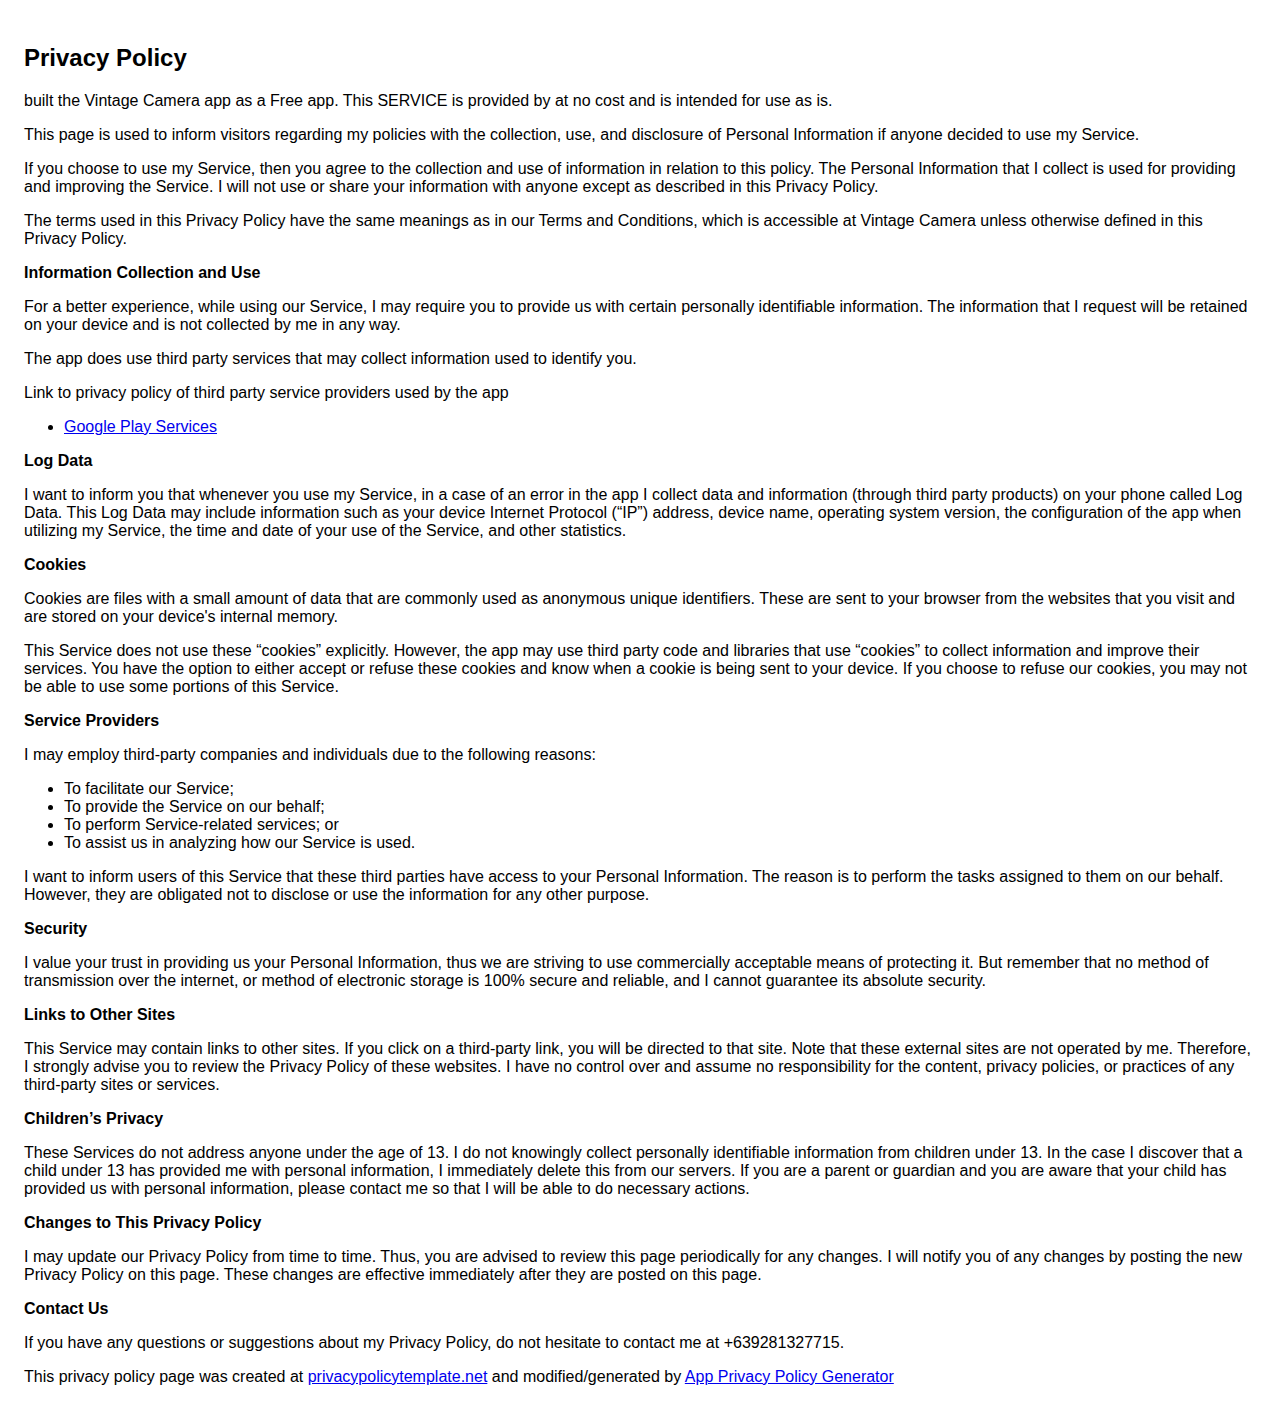
<file: privacy_policy.html>
<!DOCTYPE html>
    <html>
    <head>
      <meta charset='utf-8'>
      <meta name='viewport' content='width=device-width'>
      <title>Privacy Policy</title>
      <style> body { font-family: 'Helvetica Neue', Helvetica, Arial, sans-serif; padding:1em; } </style>
    </head>
    <body>
    <h2>Privacy Policy</h2> <p>
                     built the Vintage Camera app as
                    a Free app. This SERVICE is provided by
                     at no cost and is intended for
                    use as is.
                  </p> <p>
                    This page is used to inform visitors regarding
                    my policies with the collection, use, and
                    disclosure of Personal Information if anyone decided to use
                    my Service.
                  </p> <p>
                    If you choose to use my Service, then you agree
                    to the collection and use of information in relation to this
                    policy. The Personal Information that I collect is
                    used for providing and improving the Service.
                    I will not use or share your
                    information with anyone except as described in this Privacy
                    Policy.
                  </p> <p>
                    The terms used in this Privacy Policy have the same meanings
                    as in our Terms and Conditions, which is accessible at
                    Vintage Camera unless otherwise defined in this Privacy
                    Policy.
                  </p> <p><strong>Information Collection and Use</strong></p> <p>
                    For a better experience, while using our Service,
                    I may require you to provide us with certain
                    personally identifiable information. The
                    information that I request will be
                    retained on your device and is not collected by me in any way.
                  </p> <p>
                    The app does use third party services that may collect
                    information used to identify you.
                  </p> <div><p>
                      Link to privacy policy of third party service providers
                      used by the app
                    </p> <ul><li><a href="https://www.google.com/policies/privacy/" target="_blank">Google Play Services</a></li><!----><!----><!----><!----><!----><!----><!----><!----><!----><!----><!----><!----><!----><!----></ul></div> <p><strong>Log Data</strong></p> <p>
                    I want to inform you that whenever
                    you use my Service, in a case of an error in the
                    app I collect data and information (through third
                    party products) on your phone called Log Data. This Log Data
                    may include information such as your device Internet
                    Protocol (“IP”) address, device name, operating system
                    version, the configuration of the app when utilizing
                    my Service, the time and date of your use of the
                    Service, and other statistics.
                  </p> <p><strong>Cookies</strong></p> <p>
                    Cookies are files with a small amount of data that are
                    commonly used as anonymous unique identifiers. These are
                    sent to your browser from the websites that you visit and
                    are stored on your device's internal memory.
                  </p> <p>
                    This Service does not use these “cookies” explicitly.
                    However, the app may use third party code and libraries that
                    use “cookies” to collect information and improve their
                    services. You have the option to either accept or refuse
                    these cookies and know when a cookie is being sent to your
                    device. If you choose to refuse our cookies, you may not be
                    able to use some portions of this Service.
                  </p> <p><strong>Service Providers</strong></p> <p>
                    I may employ third-party companies
                    and individuals due to the following reasons:
                  </p> <ul><li>To facilitate our Service;</li> <li>To provide the Service on our behalf;</li> <li>To perform Service-related services; or</li> <li>To assist us in analyzing how our Service is used.</li></ul> <p>
                    I want to inform users of this
                    Service that these third parties have access to your
                    Personal Information. The reason is to perform the tasks
                    assigned to them on our behalf. However, they are obligated
                    not to disclose or use the information for any other
                    purpose.
                  </p> <p><strong>Security</strong></p> <p>
                    I value your trust in providing us
                    your Personal Information, thus we are striving to use
                    commercially acceptable means of protecting it. But remember
                    that no method of transmission over the internet, or method
                    of electronic storage is 100% secure and reliable, and
                    I cannot guarantee its absolute security.
                  </p> <p><strong>Links to Other Sites</strong></p> <p>
                    This Service may contain links to other sites. If you click
                    on a third-party link, you will be directed to that site.
                    Note that these external sites are not operated by
                    me. Therefore, I strongly advise you to
                    review the Privacy Policy of these websites.
                    I have no control over and assume no
                    responsibility for the content, privacy policies, or
                    practices of any third-party sites or services.
                  </p> <p><strong>Children’s Privacy</strong></p> <p>
                    These Services do not address anyone under the age of 13.
                    I do not knowingly collect personally
                    identifiable information from children under 13. In the case
                    I discover that a child under 13 has provided
                    me with personal information,
                    I immediately delete this from our servers. If you
                    are a parent or guardian and you are aware that your child
                    has provided us with personal information, please contact
                    me so that I will be able to do
                    necessary actions.
                  </p> <p><strong>Changes to This Privacy Policy</strong></p> <p>
                    I may update our Privacy Policy from
                    time to time. Thus, you are advised to review this page
                    periodically for any changes. I will
                    notify you of any changes by posting the new Privacy Policy
                    on this page. These changes are effective immediately after
                    they are posted on this page.
                  </p> <p><strong>Contact Us</strong></p> <p>
                    If you have any questions or suggestions about
                    my Privacy Policy, do not hesitate to contact
                    me at +639281327715.
                  </p> <p>
                    This privacy policy page was created at
                    <a href="https://privacypolicytemplate.net" target="_blank">privacypolicytemplate.net</a>
                    and modified/generated by
                    <a href="https://app-privacy-policy-generator.firebaseapp.com/" target="_blank">App Privacy Policy Generator</a></p>
    </body>
    </html>
</file>
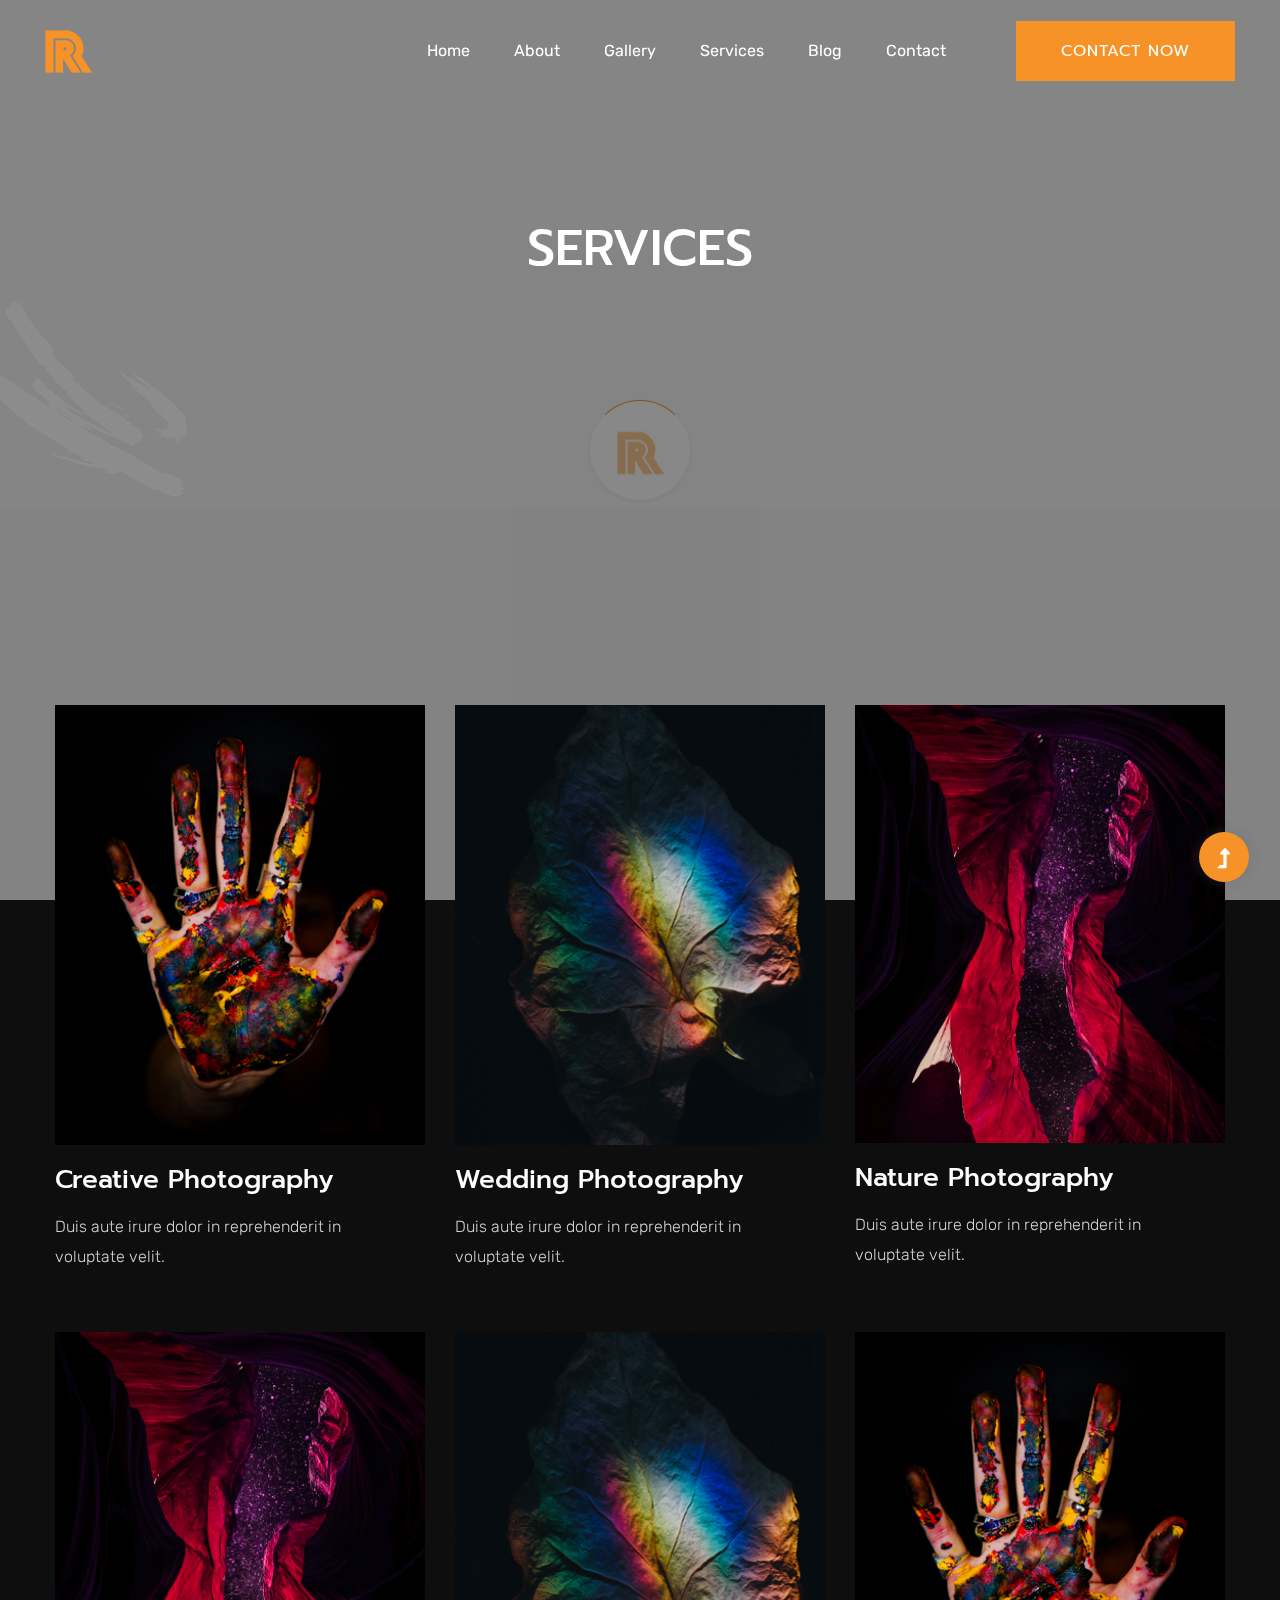
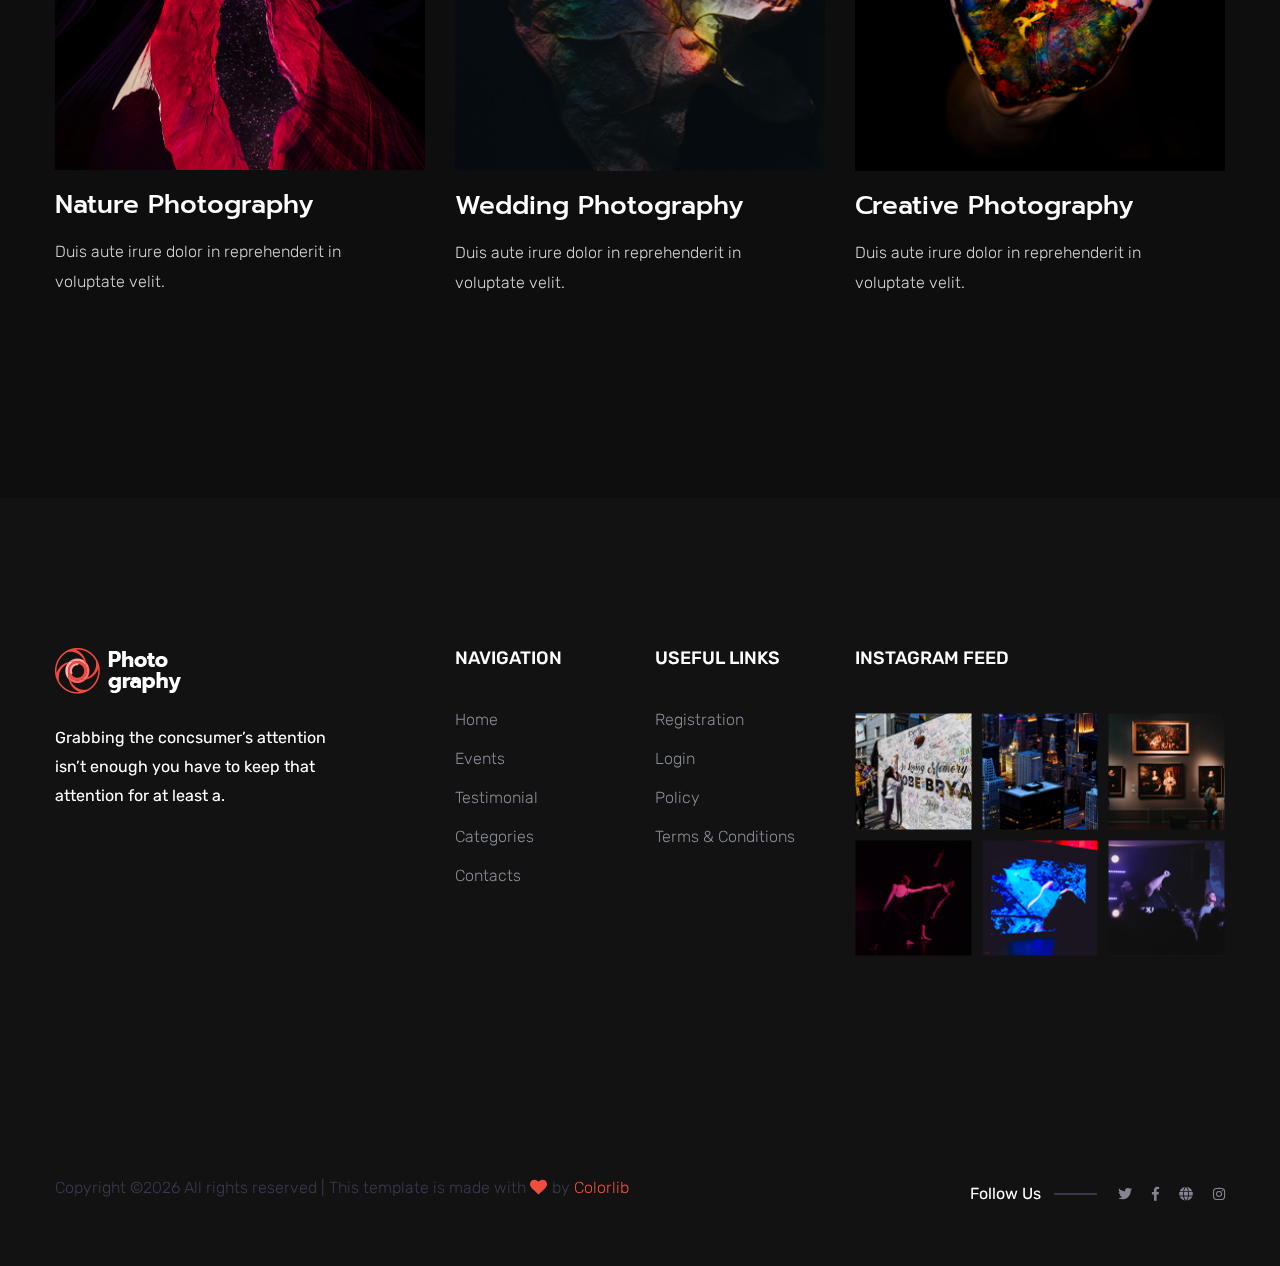
<file: services.html>
<!doctype html>
<html class="no-js" lang="zxx">
    <head>
        <meta charset="utf-8">
        <meta http-equiv="x-ua-compatible" content="ie=edge">
        <title>Photography HTML-5 Template </title>
        <meta name="description" content="">
        <meta name="viewport" content="width=device-width, initial-scale=1">
        <link rel="manifest" href="site.webmanifest">
		<link rel="shortcut icon" type="image/x-icon" href="assets/img/favicon.ico">

		<!-- CSS here -->
            <link rel="stylesheet" href="assets/css/bootstrap.min.css">
            <link rel="stylesheet" href="assets/css/owl.carousel.min.css">
            <link rel="stylesheet" href="assets/css/slicknav.css">
            <link rel="stylesheet" href="assets/css/flaticon.css">
            <link rel="stylesheet" href="assets/css/animate.min.css">
            <link rel="stylesheet" href="assets/css/magnific-popup.css">
            <link rel="stylesheet" href="assets/css/fontawesome-all.min.css">
            <link rel="stylesheet" href="assets/css/themify-icons.css">
            <link rel="stylesheet" href="assets/css/slick.css">
            <link rel="stylesheet" href="assets/css/nice-select.css">
            <link rel="stylesheet" href="assets/css/style.css">
   </head>

   <body>
    <!--? Preloader Start -->
    <div id="preloader-active">
        <div class="preloader d-flex align-items-center justify-content-center">
            <div class="preloader-inner position-relative">
                <div class="preloader-circle"></div>
                <div class="preloader-img pere-text">
                    <img src="assets/img/logo/loder.jpg" alt="">
                </div>
            </div>
        </div>
    </div>
    <!-- Preloader Start -->
    <header>
        <!--? Header Start -->
        <div class="header-area header-transparent">
                <div class="main-header  header-sticky">
                    <div class="container-fluid">
                        <div class="row align-items-center">
                            <!-- Logo -->
                            <div class="col-xl-2 col-lg-2 col-md-1">
                                <div class="logo">
                                    <a href="index.html"><img src="assets/img/logo/logo.png" alt=""></a>
                                </div>
                            </div>
                            <div class="col-xl-10 col-lg-10 col-md-10">
                                <div class="menu-main d-flex align-items-center justify-content-end">
                                    <!-- Main-menu -->
                                    <div class="main-menu f-right d-none d-lg-block">
                                        <nav> 
                                            <ul id="navigation">
                                                <li><a href="index.html">Home</a></li>
                                                <li><a href="about.html">About</a></li>
                                                <li><a href="gallery.html">Gallery</a></li>
                                                <li><a href="services.html">Services</a></li>
                                                <li><a href="blog.html">Blog</a>
                                                    <ul class="submenu">
                                                        <li><a href="blog.html">Blog</a></li>
                                                        <li><a href="blog_details.html">Blog Details</a></li>
                                                        <li><a href="elements.html">Element</a></li>
                                                    </ul>
                                                </li>
                                                <li><a href="contact.html">Contact</a></li>
                                            </ul>
                                        </nav>
                                    </div>
                                    <div class="header-right-btn f-right d-none d-lg-block ml-20">
                                        <a href="contact.html" class="btn header-btn">Contact now</a>
                                    </div>
                                </div>
                            </div>   
                            <!-- Mobile Menu -->
                            <div class="col-12">
                                <div class="mobile_menu d-block d-lg-none"></div>
                            </div>
                        </div>
                    </div>
                </div>
        </div>
        <!-- Header End -->
    </header>
    <main>
        <!--? Hero Start -->
        <div class="slider-area">
            <div class="slider-height2 d-flex align-items-center">
                <div class="container">
                    <div class="row">
                        <div class="col-xl-12">
                            <div class="hero-cap hero-cap2 text-center">
                                <h2>Services</h2>
                            </div>
                        </div>
                    </div>
                </div>
            </div>
        </div>
        <!-- Hero End -->
        <!-- Services Area End -->
        <!--? Blog Ara Start -->
        <section class="home-blog-area section-padding30">
            <div class="container">
                <div class="row">
                    <div class="col-xl-4 col-lg-4 col-md-6 col-sm-6">
                        <div class="single-team mb-60">
                            <div class="team-img">
                                <img src="assets/img/gallery/blog01.png" alt="">
                            </div>
                            <div class="team-caption">
                                <h3><a href="services.html">Creative Photography</a></h3>
                                <p>Duis aute irure dolor in reprehenderit in voluptate velit.</p>
                            </div>
                        </div>
                    </div>
                    <div class="col-xl-4 col-lg-4 col-md-6 col-sm-6">
                        <div class="single-team mb-60">
                            <div class="team-img">
                                <img src="assets/img/gallery/blog02.png" alt="">
                            </div>
                            <div class="team-caption">
                                <h3><a href="services.html">Wedding Photography</a></h3>
                                <p>Duis aute irure dolor in reprehenderit in voluptate velit.</p>
                            </div>
                        </div>
                    </div>
                    <div class="col-xl-4 col-lg-4 col-md-6 col-sm-6">
                        <div class="single-team mb-60">
                            <div class="team-img">
                                <img src="assets/img/gallery/blog03.png" alt="">
                            </div>
                            <div class="team-caption">
                                <h3><a href="services.html">Nature Photography</a></h3>
                                <p>Duis aute irure dolor in reprehenderit in voluptate velit.</p>
                            </div>
                        </div>
                    </div>
                    <div class="col-xl-4 col-lg-4 col-md-6 col-sm-6">
                        <div class="single-team mb-60">
                            <div class="team-img">
                                <img src="assets/img/gallery/blog03.png" alt="">
                            </div>
                            <div class="team-caption">
                                <h3><a href="services.html">Nature Photography</a></h3>
                                <p>Duis aute irure dolor in reprehenderit in voluptate velit.</p>
                            </div>
                        </div>
                    </div>
                    <div class="col-xl-4 col-lg-4 col-md-6 col-sm-6">
                        <div class="single-team mb-60">
                            <div class="team-img">
                                <img src="assets/img/gallery/blog02.png" alt="">
                            </div>
                            <div class="team-caption">
                                <h3><a href="services.html">Wedding Photography</a></h3>
                                <p>Duis aute irure dolor in reprehenderit in voluptate velit.</p>
                            </div>
                        </div>
                    </div>
                    <div class="col-xl-4 col-lg-4 col-md-6 col-sm-6">
                        <div class="single-team mb-60">
                            <div class="team-img">
                                <img src="assets/img/gallery/blog01.png" alt="">
                            </div>
                            <div class="team-caption">
                                <h3><a href="services.html">Creative Photography</a></h3>
                                <p>Duis aute irure dolor in reprehenderit in voluptate velit.</p>
                            </div>
                        </div>
                    </div>
                </div>
            </div>
        </section>
        <!-- Services Ara End -->
    <footer>
        <!--? Footer Start-->
        <div class="footer-area footer-bg">
            <div class="container">
                <div class="footer-top footer-padding">
                    <div class="row d-flex justify-content-between">
                        <div class="col-xl-4 col-lg-4 col-md-5 col-sm-8">
                            <div class="single-footer-caption mb-50">
                                <!-- logo -->
                                <div class="footer-logo">
                                    <a href="index.html"><img src="assets/img/logo/logo2_footer.png" alt=""></a>
                                </div>
                                <div class="footer-tittle">
                                    <div class="footer-pera">
                                        <p class="info1">Grabbing the concsumer’s attention isn’t enough you have to keep that attention for at least a.</p>
                                    </div>
                                </div>
                            </div>
                        </div>
                        <div class="col-xl-2 col-lg-2 col-md-5 col-sm-6">
                            <div class="single-footer-caption mb-50">
                                <div class="footer-tittle">
                                    <h4>Navigation</h4>
                                    <ul>
                                        <li><a href="#">Home</a></li>
                                        <li><a href="#">Events</a></li>
                                        <li><a href="#">Testimonial</a></li>
                                        <li><a href="#">Categories</a></li>
                                        <li><a href="#">Contacts</a></li>
                                    </ul>
                                </div>
                            </div>
                        </div>
                        <div class="col-xl-2 col-lg-2 col-md-5 col-sm-6">
                            <div class="single-footer-caption mb-50">
                                <div class="footer-tittle">
                                    <h4>Useful Links</h4>
                                    <ul>
                                        <li><a href="#">Registration</a></li>
                                        <li><a href="#">Login</a></li>
                                        <li><a href="#">Policy</a></li>
                                        <li><a href="#">Terms & Conditions</a></li>
                                    </ul>
                                </div>
                            </div>
                        </div>
                        <!-- Instagram -->
                        <div class="col-xl-4 col-lg-4 col-md-5 col-sm-7">
                            <div class="single-footer-caption mb-50">
                                <div class="footer-tittle">
                                    <h4>Instagram Feed</h4>
                                </div>
                                <div class="instagram-gellay">
                                    <ul class="insta-feed">
                                        <li><a href="#"><img src="assets/img/gallery/instagram1.png" alt=""></a></li>
                                        <li><a href="#"><img src="assets/img/gallery/instagram2.png" alt=""></a></li>
                                        <li><a href="#"><img src="assets/img/gallery/instagram3.png" alt=""></a></li>
                                        <li><a href="#"><img src="assets/img/gallery/instagram4.png" alt=""></a></li>
                                        <li><a href="#"><img src="assets/img/gallery/instagram5.png" alt=""></a></li>
                                        <li><a href="#"><img src="assets/img/gallery/instagram6.png" alt=""></a></li>
                                    </ul>
                                </div>
                            </div>
                        </div>
                    </div>
                </div>
                <div class="footer-bottom">
                    <div class="row d-flex justify-content-between align-items-center">
                        <div class="col-xl-9 col-lg-8">
                            <div class="footer-copy-right">
                                <p><!-- Link back to Colorlib can't be removed. Template is licensed under CC BY 3.0. -->
  Copyright &copy;<script>document.write(new Date().getFullYear());</script> All rights reserved | This template is made with <i class="fa fa-heart" aria-hidden="true"></i> by <a href="https://colorlib.com" target="_blank">Colorlib</a>
  <!-- Link back to Colorlib can't be removed. Template is licensed under CC BY 3.0. --></p>
                            </div>
                        </div>
                        <div class="col-xl-3 col-lg-4">
                            <!-- Footer Social -->
                            <div class="footer-social f-right">
                                <span>Follow Us</span>
                                <a href="#"><i class="fab fa-twitter"></i></a>
                                <a href="https://www.facebook.com/sai4ull"><i class="fab fa-facebook-f"></i></a>
                                <a href="#"><i class="fas fa-globe"></i></a>
                                <a href="#"><i class="fab fa-instagram"></i></a>
                            </div>
                        </div>
                    </div>
                </div>
            </div>
        </div>
        <!-- Footer End-->
    </footer>
    <!-- Scroll Up -->
    <div id="back-top" >
        <a title="Go to Top" href="#"> <i class="fas fa-level-up-alt"></i></a>
    </div>

    <!-- JS here -->
		<!-- All JS Custom Plugins Link Here here -->
        <script src="./assets/js/vendor/modernizr-3.5.0.min.js"></script>
		<!-- Jquery, Popper, Bootstrap -->
		<script src="./assets/js/vendor/jquery-1.12.4.min.js"></script>
        <script src="./assets/js/popper.min.js"></script>
        <script src="./assets/js/bootstrap.min.js"></script>
	    <!-- Jquery Mobile Menu -->
        <script src="./assets/js/jquery.slicknav.min.js"></script>

		<!-- Jquery Slick , Owl-Carousel Plugins -->
        <script src="./assets/js/owl.carousel.min.js"></script>
        <script src="./assets/js/slick.min.js"></script>
		<!-- One Page, Animated-HeadLin -->
        <script src="./assets/js/wow.min.js"></script>
		<script src="./assets/js/animated.headline.js"></script>
        <script src="./assets/js/jquery.magnific-popup.js"></script>

		<!-- Nice-select, sticky -->
        <script src="./assets/js/jquery.nice-select.min.js"></script>
		<script src="./assets/js/jquery.sticky.js"></script>
        
        <!-- contact js -->
        <script src="./assets/js/contact.js"></script>
        <script src="./assets/js/jquery.form.js"></script>
        <script src="./assets/js/jquery.validate.min.js"></script>
        <script src="./assets/js/mail-script.js"></script>
        <script src="./assets/js/jquery.ajaxchimp.min.js"></script>
        
		<!-- Jquery Plugins, main Jquery -->	
        <script src="./assets/js/plugins.js"></script>
        <script src="./assets/js/main.js"></script>
        
    </body>
</html>
</file>
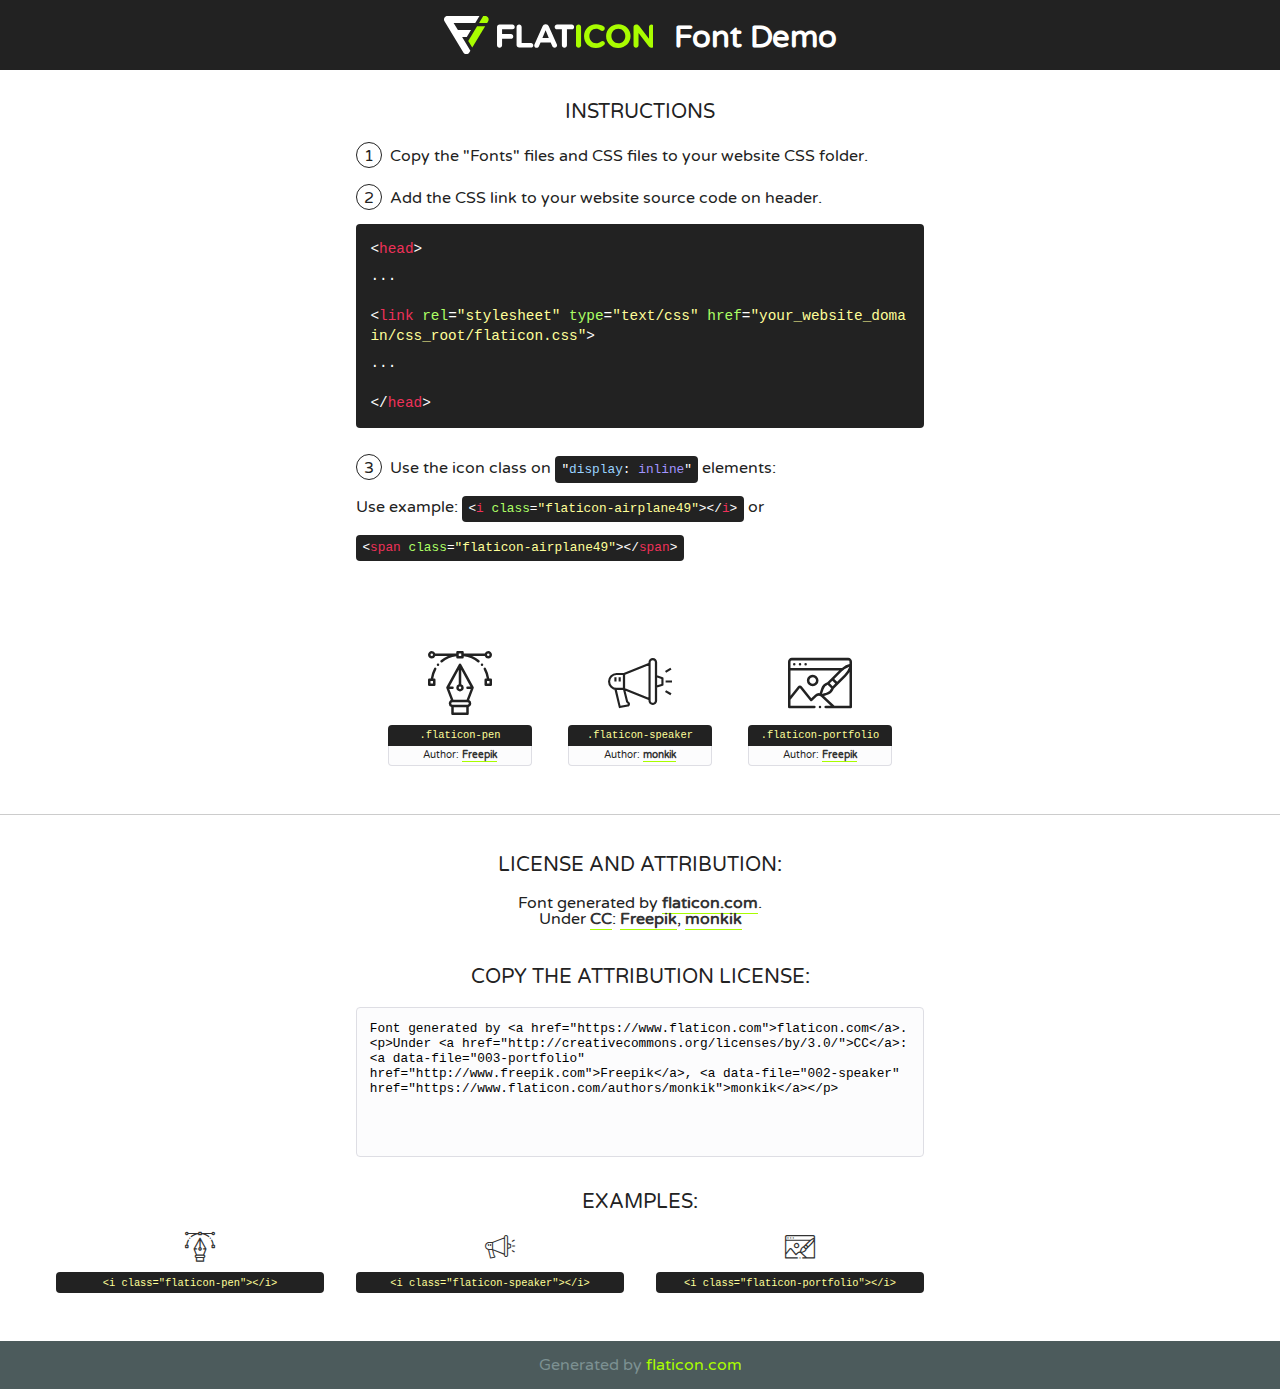
<file: assets/fonts/flaticon.html>
<!DOCTYPE html>
<!--
  Flaticon icon font: Flaticon
  Creation date: 30/03/2020 06:48
-->
<html>
<!DOCTYPE html>
<html>

<head>
    <title>Flaticon WebFont</title>
    <link href="http://fonts.googleapis.com/css?family=Varela+Round" rel="stylesheet" type="text/css" />
    <link rel="stylesheet" type="text/css" href="flaticon.css">
    <meta charset="UTF-8">
    <style>
    html, body, div, span, applet, object, iframe,
    h1, h2, h3, h4, h5, h6, p, blockquote, pre,
    a, abbr, acronym, address, big, cite, code,
    del, dfn, em, img, ins, kbd, q, s, samp,
    small, strike, strong, sub, sup, tt, var,
    b, u, i, center,
    dl, dt, dd, ol, ul, li,
    fieldset, form, label, legend,
    table, caption, tbody, tfoot, thead, tr, th, td,
    article, aside, canvas, details, embed, 
    figure, figcaption, footer, header, hgroup, 
    menu, nav, output, ruby, section, summary,
    time, mark, audio, video {
        margin: 0;
        padding: 0;
        border: 0;
        font-size: 100%;
        font: inherit;
        vertical-align: baseline;
    }
    /* HTML5 display-role reset for older browsers */
    article, aside, details, figcaption, figure, 
    footer, header, hgroup, menu, nav, section {
        display: block;
    }
    body {
        line-height: 1;
    }
    ol, ul {
        list-style: none;
    }
    blockquote, q {
        quotes: none;
    }
    blockquote:before, blockquote:after,
    q:before, q:after {
        content: '';
        content: none;
    }
    table {
        border-collapse: collapse;
        border-spacing: 0;
    }
    body {
        font-family: 'Varela Round', Helvetica, Arial, sans-serif;
        font-size: 16px;
        color: #222;
    }
    a {
        color: #333;
        border-bottom: 1px solid #a9fd00;
        font-weight: bold;
        text-decoration: none;
    }
    * {
        -moz-box-sizing: border-box;
        -webkit-box-sizing: border-box;
        box-sizing: border-box;
        margin: 0;
        padding: 0;
    }
    [class^="flaticon-"]:before, [class*=" flaticon-"]:before, [class^="flaticon-"]:after, [class*=" flaticon-"]:after {
        font-family: Flaticon;
        font-size: 30px;
        font-style: normal;
        margin-left: 20px;
        color: #333;
    }
    .wrapper {
        max-width: 600px;
        margin: auto;
        padding: 0 1em;
    }
    .title {
        font-size: 1.25em;
        text-align: center;
        margin-bottom: 1em;
        text-transform: uppercase;
    }
    header {
        text-align: center;
        background-color: #222;
        color: #fff;
        padding: 1em;
    }
    header .logo {
        width: 210px;
        height: 38px;
        display: inline-block;
        vertical-align: middle;
        margin-right: 1em;
        border: none;
    }
    header strong {
        font-size: 1.95em;
        font-weight: bold;
        vertical-align: middle;
        margin-top: 5px;
        display: inline-block;
    }
    .demo {
        margin: 2em auto;
        line-height: 1.25em;
    }
    .demo ul li {
        margin-bottom: 1em;
    }
    .demo ul li .num {
        color: #222;
        border-radius: 20px;
        display: inline-block;
        width: 26px;
        padding: 3px;
        height: 26px;
        text-align: center;
        margin-right: 0.5em;
        border: 1px solid #222;
    }
    .demo ul li code {
        background-color: #222;
        border-radius: 4px;
        padding: 0.25em 0.5em;
        display: inline-block;
        color: #fff;
        font-family: Consolas,Monaco,Lucida Console,Liberation Mono,DejaVu Sans Mono,Bitstream Vera Sans Mono,Courier New, monospace;
        font-weight: lighter;
        margin-top: 1em;
        font-size: 0.8em;
        word-break: break-all;
    }
    .demo ul li code.big {
        padding: 1em;
        font-size: 0.9em;
    }
    .demo ul li code .red {
        color: #EF3159;
    }
    .demo ul li code .green {
        color: #ACFF65;
    }
    .demo ul li code .yellow {
        color: #FFFF99;
    }
    .demo ul li code .blue {
        color: #99D3FF;
    }
    .demo ul li code .purple {
        color: #A295FF;
    }
    .demo ul li code .dots {
        margin-top: 0.5em;
        display: block;
    }
    #glyphs {
        border-bottom: 1px solid #ccc;
        padding: 2em 0;
        text-align: center;
    }
    .glyph {
        display: inline-block;
        width: 9em;
        margin: 1em;
        text-align: center;
        vertical-align: top;
        background: #FFF;
    }
    .glyph .glyph-icon {
        padding: 10px;
        display: block;
        font-family:"Flaticon";
        font-size: 64px;
        line-height: 1;
    }
    .glyph .glyph-icon:before {
        font-size: 64px;
        color: #222;
        margin-left: 0;
    }
    .class-name {
        font-size: 0.65em;
        background-color: #222;
        color: #fff;
        border-radius: 4px 4px 0 0;
        padding: 0.5em;
        color: #FFFF99;
        font-family: Consolas,Monaco,Lucida Console,Liberation Mono,DejaVu Sans Mono,Bitstream Vera Sans Mono,Courier New, monospace;
    }
    .author-name {
        font-size: 0.6em;
        background-color: #fcfcfd;
        border: 1px solid #DEDEE4;
        border-top: 0;
        border-radius: 0 0 4px 4px;
        padding: 0.5em;
    }
    .class-name:last-child {
        font-size: 10px;
        color:#888;
    }
    .class-name:last-child a {
        font-size: 10px;
        color:#555;
    }
    .class-name:last-child a:hover {
        color:#a9fd00;
    }
    .glyph > input {
        display: block;
        width: 100px;
        margin: 5px auto;
        text-align: center;
        font-size: 12px;
        cursor: text;
    }
    .glyph > input.icon-input {
        font-family:"Flaticon";
        font-size: 16px;
        margin-bottom: 10px;
    }
    .attribution .title {
        margin-top: 2em;
    }
    .attribution textarea {
        background-color: #fcfcfd;
        padding: 1em;
        border: none;
        box-shadow: none;
        border: 1px solid #DEDEE4;
        border-radius: 4px;
        resize: none;
        width: 100%;
        height: 150px;
        font-size: 0.8em;
        font-family: Consolas,Monaco,Lucida Console,Liberation Mono,DejaVu Sans Mono,Bitstream Vera Sans Mono,Courier New, monospace;
        -webkit-appearance: none;
    }
    .iconsuse {
        margin: 2em auto;
        text-align: center;
        max-width: 1200px;
    }
    .iconsuse:after {
        content: '';
        display: table;
        clear: both;
    }
    .iconsuse .image {
        float: left;
        width: 25%;
        padding: 0 1em;
    }
    .iconsuse .image p {
        margin-bottom: 1em;
    }
    .iconsuse .image span {
        display: block;
        font-size: 0.65em;
        background-color: #222;
        color: #fff;
        border-radius: 4px;
        padding: 0.5em;
        color: #FFFF99;
        margin-top: 1em;
        font-family: Consolas,Monaco,Lucida Console,Liberation Mono,DejaVu Sans Mono,Bitstream Vera Sans Mono,Courier New, monospace;
    }
    #footer {
        text-align: center;
        background-color: #4C5B5C;
        color: #7c9192;
        padding: 1em;
    }
    #footer a {
        border: none;
        color: #a9fd00;
        font-weight: normal;
    }
    @media (max-width: 960px) {
        .iconsuse .image {
            width: 50%;
        }
    }
    @media (max-width: 560px) {
        .iconsuse .image {
            width: 100%;
        }
    }
    </style>
</head>

<body class="characters-off">

    <header>
        <a href="https://www.flaticon.com" target="_blank" class="logo">
            <svg version="1.1" xmlns="http://www.w3.org/2000/svg" xmlns:xlink="http://www.w3.org/1999/xlink" xmlns:a="http://ns.adobe.com/AdobeSVGViewerExtensions/3.0/" viewBox="0 0 560.875 102.036" enable-background="new 0 0 560.875 102.036" xml:space="preserve">
                <defs>
                </defs>
                <g>
                    <g class="letters">
                        <path fill="#ffffff" d="M141.596,29.675c0-3.777,2.985-6.767,6.764-6.767h34.438c3.426,0,6.15,2.728,6.15,6.15
                        c0,3.43-2.724,6.149-6.15,6.149h-27.674v13.091h23.719c3.429,0,6.151,2.724,6.151,6.15c0,3.43-2.723,6.149-6.151,6.149h-23.719
                        v17.574c0,3.773-2.986,6.761-6.764,6.761c-3.779,0-6.764-2.989-6.764-6.761V29.675z"></path>
                        <path fill="#ffffff" d="M193.844,29.149c0-3.781,2.985-6.767,6.764-6.767c3.776,0,6.763,2.985,6.763,6.767v42.957h25.039
                        c3.426,0,6.149,2.726,6.149,6.153c0,3.425-2.723,6.15-6.149,6.15h-31.802c-3.779,0-6.764-2.986-6.764-6.768V29.149z"></path>
                        <path fill="#ffffff" d="M241.891,75.71l21.438-48.407c1.492-3.341,4.215-5.357,7.906-5.357h0.792
                        c3.686,0,6.323,2.017,7.815,5.357l21.439,48.407c0.436,0.967,0.701,1.845,0.701,2.723c0,3.602-2.809,6.501-6.414,6.501
                        c-3.161,0-5.269-1.845-6.499-4.655l-4.132-9.661h-27.059l-4.301,10.102c-1.144,2.631-3.426,4.214-6.237,4.214
                        c-3.517,0-6.24-2.81-6.24-6.325C241.1,77.64,241.451,76.677,241.891,75.71z M279.932,58.666l-8.521-20.297l-8.526,20.297H279.932
                        z"></path>
                        <path fill="#ffffff" d="M314.864,35.387H301.86c-3.429,0-6.239-2.813-6.239-6.238c0-3.429,2.811-6.24,6.239-6.24h39.533
                        c3.426,0,6.237,2.811,6.237,6.24c0,3.425-2.811,6.238-6.237,6.238h-13.001v42.785c0,3.773-2.99,6.761-6.764,6.761
                        c-3.779,0-6.764-2.989-6.764-6.761V35.387z"></path>
                        <path fill="#A9FD00" d="M352.615,29.149c0-3.781,2.985-6.767,6.767-6.767c3.774,0,6.761,2.985,6.761,6.767v49.024
                        c0,3.773-2.987,6.761-6.761,6.761c-3.781,0-6.767-2.989-6.767-6.761V29.149z"></path>
                        <path fill="#A9FD00" d="M374.132,53.836v-0.179c0-17.481,13.178-31.801,32.065-31.801c9.22,0,15.459,2.458,20.557,6.238
                        c1.402,1.054,2.637,2.985,2.637,5.357c0,3.692-2.985,6.59-6.681,6.59c-1.845,0-3.071-0.702-4.044-1.319
                        c-3.776-2.813-7.729-4.393-12.562-4.393c-10.364,0-17.831,8.611-17.831,19.154v0.173c0,10.542,7.291,19.329,17.831,19.329
                        c5.715,0,9.492-1.756,13.359-4.834c1.049-0.874,2.458-1.491,4.039-1.491c3.429,0,6.325,2.813,6.325,6.236
                        c0,2.106-1.056,3.78-2.282,4.834c-5.539,4.834-12.036,7.733-21.878,7.733C387.572,85.464,374.132,71.493,374.132,53.836z"></path>
                        <path fill="#A9FD00" d="M433.009,53.836v-0.179c0-17.481,13.79-31.801,32.766-31.801c18.981,0,32.592,14.143,32.592,31.628v0.173
                        c0,17.483-13.785,31.807-32.769,31.807C446.625,85.464,433.009,71.32,433.009,53.836z M484.224,53.836v-0.179
                        c0-10.539-7.725-19.326-18.626-19.326c-10.893,0-18.449,8.611-18.449,19.154v0.173c0,10.542,7.73,19.329,18.626,19.329
                        C476.676,72.986,484.224,64.378,484.224,53.836z"></path>
                        <path fill="#A9FD00" d="M506.233,29.321c0-3.774,2.99-6.763,6.767-6.763h1.401c3.252,0,5.183,1.583,7.029,3.953l26.093,34.265
                        V29.059c0-3.692,2.99-6.677,6.681-6.677c3.683,0,6.671,2.985,6.671,6.677v48.934c0,3.78-2.987,6.765-6.764,6.765h-0.436
                        c-3.257,0-5.188-1.581-7.034-3.953l-27.056-35.492v32.944c0,3.687-2.985,6.676-6.678,6.676c-3.683,0-6.673-2.989-6.673-6.676
                        V29.321z"></path>
                    </g>
                    <g class="insignia">
                        <path fill="#ffffff" d="M48.372,56.137h12.517l11.156-18.537H37.186L25.688,18.539h57.825L94.668,0H9.271
                        C5.925,0,2.842,1.801,1.198,4.716c-1.644,2.907-1.593,6.482,0.134,9.343l50.38,83.501c1.678,2.781,4.689,4.476,7.938,4.476
                        c3.246,0,6.257-1.695,7.935-4.476l2.898-4.804L48.372,56.137z"></path>
                        <g class="i">
                            <path fill="#A9FD00" d="M93.575,18.539h0.031v0.004l21.652,0.004l2.705-4.488c1.727-2.861,1.778-6.436,0.133-9.343
                            C116.454,1.801,113.371,0,110.026,0h-5.294L93.575,18.539z"></path>
                            <polygon fill="#A9FD00" points="88.291,27.356 64.725,66.486 75.519,84.404 109.942,27.356"></polygon>
                        </g>
                    </g>
                </g>
            </svg>
        </a>
        <strong>Font Demo</strong>
    </header>


    <section class="demo wrapper">

        <p class="title">Instructions</p>

        <ul>
            <li>
                <span class="num">1</span>Copy the "Fonts" files and CSS files to your website CSS folder.
            </li>
            <li>
                <span class="num">2</span>Add the CSS link to your website source code on header.
                <code class="big">
                    &lt;<span class="red">head</span>&gt;
                    <br/><span class="dots">...</span>
                    <br/>&lt;<span class="red">link</span> <span class="green">rel</span>=<span class="yellow">"stylesheet"</span> <span class="green">type</span>=<span class="yellow">"text/css"</span> <span class="green">href</span>=<span class="yellow">"your_website_domain/css_root/flaticon.css"</span>&gt;
                    <br/><span class="dots">...</span>
                    <br/>&lt;/<span class="red">head</span>&gt;
                </code>
            </li>

            <li>
                <p>
                    <span class="num">3</span>Use the icon class on <code>"<span class="blue">display</span>:<span class="purple"> inline</span>"</code> elements:
                    <br />
                    Use example: <code>&lt;<span class="red">i</span> <span class="green">class</span>=<span class="yellow">&quot;flaticon-airplane49&quot;</span>&gt;&lt;/<span class="red">i</span>&gt;</code> or <code>&lt;<span class="red">span</span> <span class="green">class</span>=<span class="yellow">&quot;flaticon-airplane49&quot;</span>&gt;&lt;/<span class="red">span</span>&gt;</code>
            </li>
        </ul>

    </section>




   <section id="glyphs">          
    
      
        <div class="glyph"><div class="glyph-icon flaticon-pen"></div>
            <div class="class-name">.flaticon-pen</div>
            <div class="author-name">Author: <a data-file="001-pen" href="http://www.freepik.com">Freepik</a> </div> 
        </div>        
        
        <div class="glyph"><div class="glyph-icon flaticon-speaker"></div>
            <div class="class-name">.flaticon-speaker</div>
            <div class="author-name">Author: <a data-file="002-speaker" href="https://www.flaticon.com/authors/monkik">monkik</a> </div> 
        </div>        
        
        <div class="glyph"><div class="glyph-icon flaticon-portfolio"></div>
            <div class="class-name">.flaticon-portfolio</div>
            <div class="author-name">Author: <a data-file="003-portfolio" href="http://www.freepik.com">Freepik</a> </div> 
        </div>        
        

    </section>



    <section class="attribution wrapper"   style="text-align:center;">

      <div class="title">License and attribution:</div><div class="attrDiv">Font generated by <a href="https://www.flaticon.com">flaticon.com</a>. <div><p>Under <a href="http://creativecommons.org/licenses/by/3.0/">CC</a>: <a data-file="003-portfolio" href="http://www.freepik.com">Freepik</a>, <a data-file="002-speaker" href="https://www.flaticon.com/authors/monkik">monkik</a></p>  </div>
      </div>
      <div class="title">Copy the Attribution License:</div>

    <textarea onclick="this.focus();this.select();">Font generated by &lt;a href=&quot;https://www.flaticon.com&quot;&gt;flaticon.com&lt;/a&gt;. <p>Under <a href="http://creativecommons.org/licenses/by/3.0/">CC</a>: <a data-file="003-portfolio" href="http://www.freepik.com">Freepik</a>, <a data-file="002-speaker" href="https://www.flaticon.com/authors/monkik">monkik</a></p>  
     </textarea>

    </section>

    <section class="iconsuse">

          <div class="title">Examples:</div>            
             
            <div class="image">
                <p>
                    <i class="glyph-icon flaticon-pen"></i> 
                    <span>&lt;i class=&quot;flaticon-pen&quot;&gt;&lt;/i&gt;</span>
                </p>
            </div>
            
            <div class="image">
                <p>
                    <i class="glyph-icon flaticon-speaker"></i> 
                    <span>&lt;i class=&quot;flaticon-speaker&quot;&gt;&lt;/i&gt;</span>
                </p>
            </div>
            
            <div class="image">
                <p>
                    <i class="glyph-icon flaticon-portfolio"></i> 
                    <span>&lt;i class=&quot;flaticon-portfolio&quot;&gt;&lt;/i&gt;</span>
                </p>
            </div>
                       
        </div>
                            
    </section>

<div id="footer">
    <div>Generated by <a href="https://www.flaticon.com">flaticon.com</a>
    </div>
</div>



</body>
</html>
</file>
<file: assets/css/flaticon.css>
/*
  	Flaticon icon font: Flaticon
  	Creation date: 30/03/2020 06:48
  	*/

@font-face {
  font-family: "Flaticon";
  src: url("../fonts/Flaticon.eot");
  src: url("../fonts/Flaticon.eot?#iefix") format("embedded-opentype"),
       url("../fonts/Flaticon.woff2") format("woff2"),
       url("../fonts/Flaticon.woff") format("woff"),
       url("../fonts/Flaticon.ttf") format("truetype"),
       url("../fonts/Flaticon.svg#Flaticon") format("svg");
  font-weight: normal;
  font-style: normal;
}

@media screen and (-webkit-min-device-pixel-ratio:0) {
  @font-face {
    font-family: "Flaticon";
    src: url("../fonts/Flaticon.svg#Flaticon") format("svg");
  }
}

[class^="flaticon-"]:before, [class*=" flaticon-"]:before,
[class^="flaticon-"]:after, [class*=" flaticon-"]:after {   
  font-family: Flaticon;
font-style: normal;
}

.flaticon-pen:before { content: "\f100"; }
.flaticon-speaker:before { content: "\f101"; }
.flaticon-portfolio:before { content: "\f102"; }
</file>
<file: assets/css/themify-icons.css>
@font-face {
	font-family: 'themify';
	src:url('../fonts/themify.eot?-fvbane');


	src:url('../fonts/themify.eot?#iefix-fvbane') format('embedded-opentype'),
		url('../fonts/themify.woff?-fvbane') format('woff'),
		url('../fonts/themify.ttf?-fvbane') format('truetype'),
		url('../fonts/themify.svg?-fvbane#themify') format('svg');
	font-weight: normal;
	font-style: normal;
}

[class^="ti-"], [class*=" ti-"] {
	font-family: 'themify';
	speak: none;
	font-style: normal;
	font-weight: normal;
	font-variant: normal;
	text-transform: none;
	line-height: 1;

	/* Better Font Rendering =========== */
	-webkit-font-smoothing: antialiased;
	-moz-osx-font-smoothing: grayscale;
}

.ti-wand:before {
	content: "\e600";
}
.ti-volume:before {
	content: "\e601";
}
.ti-user:before {
	content: "\e602";
}
.ti-unlock:before {
	content: "\e603";
}
.ti-unlink:before {
	content: "\e604";
}
.ti-trash:before {
	content: "\e605";
}
.ti-thought:before {
	content: "\e606";
}
.ti-target:before {
	content: "\e607";
}
.ti-tag:before {
	content: "\e608";
}
.ti-tablet:before {
	content: "\e609";
}
.ti-star:before {
	content: "\e60a";
}
.ti-spray:before {
	content: "\e60b";
}
.ti-signal:before {
	content: "\e60c";
}
.ti-shopping-cart:before {
	content: "\e60d";
}
.ti-shopping-cart-full:before {
	content: "\e60e";
}
.ti-settings:before {
	content: "\e60f";
}
.ti-search:before {
	content: "\e610";
}
.ti-zoom-in:before {
	content: "\e611";
}
.ti-zoom-out:before {
	content: "\e612";
}
.ti-cut:before {
	content: "\e613";
}
.ti-ruler:before {
	content: "\e614";
}
.ti-ruler-pencil:before {
	content: "\e615";
}
.ti-ruler-alt:before {
	content: "\e616";
}
.ti-bookmark:before {
	content: "\e617";
}
.ti-bookmark-alt:before {
	content: "\e618";
}
.ti-reload:before {
	content: "\e619";
}
.ti-plus:before {
	content: "\e61a";
}
.ti-pin:before {
	content: "\e61b";
}
.ti-pencil:before {
	content: "\e61c";
}
.ti-pencil-alt:before {
	content: "\e61d";
}
.ti-paint-roller:before {
	content: "\e61e";
}
.ti-paint-bucket:before {
	content: "\e61f";
}
.ti-na:before {
	content: "\e620";
}
.ti-mobile:before {
	content: "\e621";
}
.ti-minus:before {
	content: "\e622";
}
.ti-medall:before {
	content: "\e623";
}
.ti-medall-alt:before {
	content: "\e624";
}
.ti-marker:before {
	content: "\e625";
}
.ti-marker-alt:before {
	content: "\e626";
}
.ti-arrow-up:before {
	content: "\e627";
}
.ti-arrow-right:before {
	content: "\e628";
}
.ti-arrow-left:before {
	content: "\e629";
}
.ti-arrow-down:before {
	content: "\e62a";
}
.ti-lock:before {
	content: "\e62b";
}
.ti-location-arrow:before {
	content: "\e62c";
}
.ti-link:before {
	content: "\e62d";
}
.ti-layout:before {
	content: "\e62e";
}
.ti-layers:before {
	content: "\e62f";
}
.ti-layers-alt:before {
	content: "\e630";
}
.ti-key:before {
	content: "\e631";
}
.ti-import:before {
	content: "\e632";
}
.ti-image:before {
	content: "\e633";
}
.ti-heart:before {
	content: "\e634";
}
.ti-heart-broken:before {
	content: "\e635";
}
.ti-hand-stop:before {
	content: "\e636";
}
.ti-hand-open:before {
	content: "\e637";
}
.ti-hand-drag:before {
	content: "\e638";
}
.ti-folder:before {
	content: "\e639";
}
.ti-flag:before {
	content: "\e63a";
}
.ti-flag-alt:before {
	content: "\e63b";
}
.ti-flag-alt-2:before {
	content: "\e63c";
}
.ti-eye:before {
	content: "\e63d";
}
.ti-export:before {
	content: "\e63e";
}
.ti-exchange-vertical:before {
	content: "\e63f";
}
.ti-desktop:before {
	content: "\e640";
}
.ti-cup:before {
	content: "\e641";
}
.ti-crown:before {
	content: "\e642";
}
.ti-comments:before {
	content: "\e643";
}
.ti-comment:before {
	content: "\e644";
}
.ti-comment-alt:before {
	content: "\e645";
}
.ti-close:before {
	content: "\e646";
}
.ti-clip:before {
	content: "\e647";
}
.ti-angle-up:before {
	content: "\e648";
}
.ti-angle-right:before {
	content: "\e649";
}
.ti-angle-left:before {
	content: "\e64a";
}
.ti-angle-down:before {
	content: "\e64b";
}
.ti-check:before {
	content: "\e64c";
}
.ti-check-box:before {
	content: "\e64d";
}
.ti-camera:before {
	content: "\e64e";
}
.ti-announcement:before {
	content: "\e64f";
}
.ti-brush:before {
	content: "\e650";
}
.ti-briefcase:before {
	content: "\e651";
}
.ti-bolt:before {
	content: "\e652";
}
.ti-bolt-alt:before {
	content: "\e653";
}
.ti-blackboard:before {
	content: "\e654";
}
.ti-bag:before {
	content: "\e655";
}
.ti-move:before {
	content: "\e656";
}
.ti-arrows-vertical:before {
	content: "\e657";
}
.ti-arrows-horizontal:before {
	content: "\e658";
}
.ti-fullscreen:before {
	content: "\e659";
}
.ti-arrow-top-right:before {
	content: "\e65a";
}
.ti-arrow-top-left:before {
	content: "\e65b";
}
.ti-arrow-circle-up:before {
	content: "\e65c";
}
.ti-arrow-circle-right:before {
	content: "\e65d";
}
.ti-arrow-circle-left:before {
	content: "\e65e";
}
.ti-arrow-circle-down:before {
	content: "\e65f";
}
.ti-angle-double-up:before {
	content: "\e660";
}
.ti-angle-double-right:before {
	content: "\e661";
}
.ti-angle-double-left:before {
	content: "\e662";
}
.ti-angle-double-down:before {
	content: "\e663";
}
.ti-zip:before {
	content: "\e664";
}
.ti-world:before {
	content: "\e665";
}
.ti-wheelchair:before {
	content: "\e666";
}
.ti-view-list:before {
	content: "\e667";
}
.ti-view-list-alt:before {
	content: "\e668";
}
.ti-view-grid:before {
	content: "\e669";
}
.ti-uppercase:before {
	content: "\e66a";
}
.ti-upload:before {
	content: "\e66b";
}
.ti-underline:before {
	content: "\e66c";
}
.ti-truck:before {
	content: "\e66d";
}
.ti-timer:before {
	content: "\e66e";
}
.ti-ticket:before {
	content: "\e66f";
}
.ti-thumb-up:before {
	content: "\e670";
}
.ti-thumb-down:before {
	content: "\e671";
}
.ti-text:before {
	content: "\e672";
}
.ti-stats-up:before {
	content: "\e673";
}
.ti-stats-down:before {
	content: "\e674";
}
.ti-split-v:before {
	content: "\e675";
}
.ti-split-h:before {
	content: "\e676";
}
.ti-smallcap:before {
	content: "\e677";
}
.ti-shine:before {
	content: "\e678";
}
.ti-shift-right:before {
	content: "\e679";
}
.ti-shift-left:before {
	content: "\e67a";
}
.ti-shield:before {
	content: "\e67b";
}
.ti-notepad:before {
	content: "\e67c";
}
.ti-server:before {
	content: "\e67d";
}
.ti-quote-right:before {
	content: "\e67e";
}
.ti-quote-left:before {
	content: "\e67f";
}
.ti-pulse:before {
	content: "\e680";
}
.ti-printer:before {
	content: "\e681";
}
.ti-power-off:before {
	content: "\e682";
}
.ti-plug:before {
	content: "\e683";
}
.ti-pie-chart:before {
	content: "\e684";
}
.ti-paragraph:before {
	content: "\e685";
}
.ti-panel:before {
	content: "\e686";
}
.ti-package:before {
	content: "\e687";
}
.ti-music:before {
	content: "\e688";
}
.ti-music-alt:before {
	content: "\e689";
}
.ti-mouse:before {
	content: "\e68a";
}
.ti-mouse-alt:before {
	content: "\e68b";
}
.ti-money:before {
	content: "\e68c";
}
.ti-microphone:before {
	content: "\e68d";
}
.ti-menu:before {
	content: "\e68e";
}
.ti-menu-alt:before {
	content: "\e68f";
}
.ti-map:before {
	content: "\e690";
}
.ti-map-alt:before {
	content: "\e691";
}
.ti-loop:before {
	content: "\e692";
}
.ti-location-pin:before {
	content: "\e693";
}
.ti-list:before {
	content: "\e694";
}
.ti-light-bulb:before {
	content: "\e695";
}
.ti-Italic:before {
	content: "\e696";
}
.ti-info:before {
	content: "\e697";
}
.ti-infinite:before {
	content: "\e698";
}
.ti-id-badge:before {
	content: "\e699";
}
.ti-hummer:before {
	content: "\e69a";
}
.ti-home:before {
	content: "\e69b";
}
.ti-help:before {
	content: "\e69c";
}
.ti-headphone:before {
	content: "\e69d";
}
.ti-harddrives:before {
	content: "\e69e";
}
.ti-harddrive:before {
	content: "\e69f";
}
.ti-gift:before {
	content: "\e6a0";
}
.ti-game:before {
	content: "\e6a1";
}
.ti-filter:before {
	content: "\e6a2";
}
.ti-files:before {
	content: "\e6a3";
}
.ti-file:before {
	content: "\e6a4";
}
.ti-eraser:before {
	content: "\e6a5";
}
.ti-envelope:before {
	content: "\e6a6";
}
.ti-download:before {
	content: "\e6a7";
}
.ti-direction:before {
	content: "\e6a8";
}
.ti-direction-alt:before {
	content: "\e6a9";
}
.ti-dashboard:before {
	content: "\e6aa";
}
.ti-control-stop:before {
	content: "\e6ab";
}
.ti-control-shuffle:before {
	content: "\e6ac";
}
.ti-control-play:before {
	content: "\e6ad";
}
.ti-control-pause:before {
	content: "\e6ae";
}
.ti-control-forward:before {
	content: "\e6af";
}
.ti-control-backward:before {
	content: "\e6b0";
}
.ti-cloud:before {
	content: "\e6b1";
}
.ti-cloud-up:before {
	content: "\e6b2";
}
.ti-cloud-down:before {
	content: "\e6b3";
}
.ti-clipboard:before {
	content: "\e6b4";
}
.ti-car:before {
	content: "\e6b5";
}
.ti-calendar:before {
	content: "\e6b6";
}
.ti-book:before {
	content: "\e6b7";
}
.ti-bell:before {
	content: "\e6b8";
}
.ti-basketball:before {
	content: "\e6b9";
}
.ti-bar-chart:before {
	content: "\e6ba";
}
.ti-bar-chart-alt:before {
	content: "\e6bb";
}
.ti-back-right:before {
	content: "\e6bc";
}
.ti-back-left:before {
	content: "\e6bd";
}
.ti-arrows-corner:before {
	content: "\e6be";
}
.ti-archive:before {
	content: "\e6bf";
}
.ti-anchor:before {
	content: "\e6c0";
}
.ti-align-right:before {
	content: "\e6c1";
}
.ti-align-left:before {
	content: "\e6c2";
}
.ti-align-justify:before {
	content: "\e6c3";
}
.ti-align-center:before {
	content: "\e6c4";
}
.ti-alert:before {
	content: "\e6c5";
}
.ti-alarm-clock:before {
	content: "\e6c6";
}
.ti-agenda:before {
	content: "\e6c7";
}
.ti-write:before {
	content: "\e6c8";
}
.ti-window:before {
	content: "\e6c9";
}
.ti-widgetized:before {
	content: "\e6ca";
}
.ti-widget:before {
	content: "\e6cb";
}
.ti-widget-alt:before {
	content: "\e6cc";
}
.ti-wallet:before {
	content: "\e6cd";
}
.ti-video-clapper:before {
	content: "\e6ce";
}
.ti-video-camera:before {
	content: "\e6cf";
}
.ti-vector:before {
	content: "\e6d0";
}
.ti-themify-logo:before {
	content: "\e6d1";
}
.ti-themify-favicon:before {
	content: "\e6d2";
}
.ti-themify-favicon-alt:before {
	content: "\e6d3";
}
.ti-support:before {
	content: "\e6d4";
}
.ti-stamp:before {
	content: "\e6d5";
}
.ti-split-v-alt:before {
	content: "\e6d6";
}
.ti-slice:before {
	content: "\e6d7";
}
.ti-shortcode:before {
	content: "\e6d8";
}
.ti-shift-right-alt:before {
	content: "\e6d9";
}
.ti-shift-left-alt:before {
	content: "\e6da";
}
.ti-ruler-alt-2:before {
	content: "\e6db";
}
.ti-receipt:before {
	content: "\e6dc";
}
.ti-pin2:before {
	content: "\e6dd";
}
.ti-pin-alt:before {
	content: "\e6de";
}
.ti-pencil-alt2:before {
	content: "\e6df";
}
.ti-palette:before {
	content: "\e6e0";
}
.ti-more:before {
	content: "\e6e1";
}
.ti-more-alt:before {
	content: "\e6e2";
}
.ti-microphone-alt:before {
	content: "\e6e3";
}
.ti-magnet:before {
	content: "\e6e4";
}
.ti-line-double:before {
	content: "\e6e5";
}
.ti-line-dotted:before {
	content: "\e6e6";
}
.ti-line-dashed:before {
	content: "\e6e7";
}
.ti-layout-width-full:before {
	content: "\e6e8";
}
.ti-layout-width-default:before {
	content: "\e6e9";
}
.ti-layout-width-default-alt:before {
	content: "\e6ea";
}
.ti-layout-tab:before {
	content: "\e6eb";
}
.ti-layout-tab-window:before {
	content: "\e6ec";
}
.ti-layout-tab-v:before {
	content: "\e6ed";
}
.ti-layout-tab-min:before {
	content: "\e6ee";
}
.ti-layout-slider:before {
	content: "\e6ef";
}
.ti-layout-slider-alt:before {
	content: "\e6f0";
}
.ti-layout-sidebar-right:before {
	content: "\e6f1";
}
.ti-layout-sidebar-none:before {
	content: "\e6f2";
}
.ti-layout-sidebar-left:before {
	content: "\e6f3";
}
.ti-layout-placeholder:before {
	content: "\e6f4";
}
.ti-layout-menu:before {
	content: "\e6f5";
}
.ti-layout-menu-v:before {
	content: "\e6f6";
}
.ti-layout-menu-separated:before {
	content: "\e6f7";
}
.ti-layout-menu-full:before {
	content: "\e6f8";
}
.ti-layout-media-right-alt:before {
	content: "\e6f9";
}
.ti-layout-media-right:before {
	content: "\e6fa";
}
.ti-layout-media-overlay:before {
	content: "\e6fb";
}
.ti-layout-media-overlay-alt:before {
	content: "\e6fc";
}
.ti-layout-media-overlay-alt-2:before {
	content: "\e6fd";
}
.ti-layout-media-left-alt:before {
	content: "\e6fe";
}
.ti-layout-media-left:before {
	content: "\e6ff";
}
.ti-layout-media-center-alt:before {
	content: "\e700";
}
.ti-layout-media-center:before {
	content: "\e701";
}
.ti-layout-list-thumb:before {
	content: "\e702";
}
.ti-layout-list-thumb-alt:before {
	content: "\e703";
}
.ti-layout-list-post:before {
	content: "\e704";
}
.ti-layout-list-large-image:before {
	content: "\e705";
}
.ti-layout-line-solid:before {
	content: "\e706";
}
.ti-layout-grid4:before {
	content: "\e707";
}
.ti-layout-grid3:before {
	content: "\e708";
}
.ti-layout-grid2:before {
	content: "\e709";
}
.ti-layout-grid2-thumb:before {
	content: "\e70a";
}
.ti-layout-cta-right:before {
	content: "\e70b";
}
.ti-layout-cta-left:before {
	content: "\e70c";
}
.ti-layout-cta-center:before {
	content: "\e70d";
}
.ti-layout-cta-btn-right:before {
	content: "\e70e";
}
.ti-layout-cta-btn-left:before {
	content: "\e70f";
}
.ti-layout-column4:before {
	content: "\e710";
}
.ti-layout-column3:before {
	content: "\e711";
}
.ti-layout-column2:before {
	content: "\e712";
}
.ti-layout-accordion-separated:before {
	content: "\e713";
}
.ti-layout-accordion-merged:before {
	content: "\e714";
}
.ti-layout-accordion-list:before {
	content: "\e715";
}
.ti-ink-pen:before {
	content: "\e716";
}
.ti-info-alt:before {
	content: "\e717";
}
.ti-help-alt:before {
	content: "\e718";
}
.ti-headphone-alt:before {
	content: "\e719";
}
.ti-hand-point-up:before {
	content: "\e71a";
}
.ti-hand-point-right:before {
	content: "\e71b";
}
.ti-hand-point-left:before {
	content: "\e71c";
}
.ti-hand-point-down:before {
	content: "\e71d";
}
.ti-gallery:before {
	content: "\e71e";
}
.ti-face-smile:before {
	content: "\e71f";
}
.ti-face-sad:before {
	content: "\e720";
}
.ti-credit-card:before {
	content: "\e721";
}
.ti-control-skip-forward:before {
	content: "\e722";
}
.ti-control-skip-backward:before {
	content: "\e723";
}
.ti-control-record:before {
	content: "\e724";
}
.ti-control-eject:before {
	content: "\e725";
}
.ti-comments-smiley:before {
	content: "\e726";
}
.ti-brush-alt:before {
	content: "\e727";
}
.ti-youtube:before {
	content: "\e728";
}
.ti-vimeo:before {
	content: "\e729";
}
.ti-twitter:before {
	content: "\e72a";
}
.ti-time:before {
	content: "\e72b";
}
.ti-tumblr:before {
	content: "\e72c";
}
.ti-skype:before {
	content: "\e72d";
}
.ti-share:before {
	content: "\e72e";
}
.ti-share-alt:before {
	content: "\e72f";
}
.ti-rocket:before {
	content: "\e730";
}
.ti-pinterest:before {
	content: "\e731";
}
.ti-new-window:before {
	content: "\e732";
}
.ti-microsoft:before {
	content: "\e733";
}
.ti-list-ol:before {
	content: "\e734";
}
.ti-linkedin:before {
	content: "\e735";
}
.ti-layout-sidebar-2:before {
	content: "\e736";
}
.ti-layout-grid4-alt:before {
	content: "\e737";
}
.ti-layout-grid3-alt:before {
	content: "\e738";
}
.ti-layout-grid2-alt:before {
	content: "\e739";
}
.ti-layout-column4-alt:before {
	content: "\e73a";
}
.ti-layout-column3-alt:before {
	content: "\e73b";
}
.ti-layout-column2-alt:before {
	content: "\e73c";
}
.ti-instagram:before {
	content: "\e73d";
}
.ti-google:before {
	content: "\e73e";
}
.ti-github:before {
	content: "\e73f";
}
.ti-flickr:before {
	content: "\e740";
}
.ti-facebook:before {
	content: "\e741";
}
.ti-dropbox:before {
	content: "\e742";
}
.ti-dribbble:before {
	content: "\e743";
}
.ti-apple:before {
	content: "\e744";
}
.ti-android:before {
	content: "\e745";
}
.ti-save:before {
	content: "\e746";
}
.ti-save-alt:before {
	content: "\e747";
}
.ti-yahoo:before {
	content: "\e748";
}
.ti-wordpress:before {
	content: "\e749";
}
.ti-vimeo-alt:before {
	content: "\e74a";
}
.ti-twitter-alt:before {
	content: "\e74b";
}
.ti-tumblr-alt:before {
	content: "\e74c";
}
.ti-trello:before {
	content: "\e74d";
}
.ti-stack-overflow:before {
	content: "\e74e";
}
.ti-soundcloud:before {
	content: "\e74f";
}
.ti-sharethis:before {
	content: "\e750";
}
.ti-sharethis-alt:before {
	content: "\e751";
}
.ti-reddit:before {
	content: "\e752";
}
.ti-pinterest-alt:before {
	content: "\e753";
}
.ti-microsoft-alt:before {
	content: "\e754";
}
.ti-linux:before {
	content: "\e755";
}
.ti-jsfiddle:before {
	content: "\e756";
}
.ti-joomla:before {
	content: "\e757";
}
.ti-html5:before {
	content: "\e758";
}
.ti-flickr-alt:before {
	content: "\e759";
}
.ti-email:before {
	content: "\e75a";
}
.ti-drupal:before {
	content: "\e75b";
}
.ti-dropbox-alt:before {
	content: "\e75c";
}
.ti-css3:before {
	content: "\e75d";
}
.ti-rss:before {
	content: "\e75e";
}
.ti-rss-alt:before {
	content: "\e75f";
}
</file>
<file: assets/css/nice-select.css>
.nice-select {
  -webkit-tap-highlight-color: transparent;
  background-color: #fff;
  border-radius: 5px;
  border: solid 1px #e8e8e8;
  box-sizing: border-box;
  clear: both;
  cursor: pointer;
  display: block;
  float: left;
  font-family: inherit;
  font-size: 14px;
  font-weight: normal;
  height: 42px;
  line-height: 40px;
  outline: none;
  padding-left: 18px;
  padding-right: 30px;
  position: relative;
  text-align: left !important;
  -webkit-transition: all 0.2s ease-in-out;
  transition: all 0.2s ease-in-out;
  -webkit-user-select: none;
     -moz-user-select: none;
      -ms-user-select: none;
          user-select: none;
  white-space: nowrap;
  width: auto; }
  .nice-select:hover {
    border-color: #dbdbdb; }
  .nice-select:active, .nice-select.open, .nice-select:focus {
    border-color: #999; }
  .nice-select:after {
    border-bottom: 2px solid #999;
    border-right: 2px solid #999;
    content: '';
    display: block;
    height: 5px;
    margin-top: -4px;
    pointer-events: none;
    position: absolute;
    right: 12px;
    top: 50%;
    -webkit-transform-origin: 66% 66%;
        -ms-transform-origin: 66% 66%;
            transform-origin: 66% 66%;
    -webkit-transform: rotate(45deg);
        -ms-transform: rotate(45deg);
            transform: rotate(45deg);
    -webkit-transition: all 0.15s ease-in-out;
    transition: all 0.15s ease-in-out;
    width: 5px; }
  .nice-select.open:after {
    -webkit-transform: rotate(-135deg);
        -ms-transform: rotate(-135deg);
            transform: rotate(-135deg); }
  .nice-select.open .list {
    opacity: 1;
    pointer-events: auto;
    -webkit-transform: scale(1) translateY(0);
        -ms-transform: scale(1) translateY(0);
            transform: scale(1) translateY(0); }
  .nice-select.disabled {
    border-color: #ededed;
    color: #999;
    pointer-events: none; }
    .nice-select.disabled:after {
      border-color: #cccccc; }
  .nice-select.wide {
    width: 100%; }
    .nice-select.wide .list {
      left: 0 !important;
      right: 0 !important; }
  .nice-select.right {
    float: right; }
    .nice-select.right .list {
      left: auto;
      right: 0; }
  .nice-select.small {
    font-size: 12px;
    height: 36px;
    line-height: 34px; }
    .nice-select.small:after {
      height: 4px;
      width: 4px; }
    .nice-select.small .option {
      line-height: 34px;
      min-height: 34px; }
  .nice-select .list {
    background-color: #fff;
    border-radius: 5px;
    box-shadow: 0 0 0 1px rgba(68, 68, 68, 0.11);
    box-sizing: border-box;
    margin-top: 4px;
    opacity: 0;
    overflow: hidden;
    padding: 0;
    pointer-events: none;
    position: absolute;
    top: 100%;
    left: 0;
    -webkit-transform-origin: 50% 0;
        -ms-transform-origin: 50% 0;
            transform-origin: 50% 0;
    -webkit-transform: scale(0.75) translateY(-21px);
        -ms-transform: scale(0.75) translateY(-21px);
            transform: scale(0.75) translateY(-21px);
    -webkit-transition: all 0.2s cubic-bezier(0.5, 0, 0, 1.25), opacity 0.15s ease-out;
    transition: all 0.2s cubic-bezier(0.5, 0, 0, 1.25), opacity 0.15s ease-out;
    z-index: 9; }
    .nice-select .list:hover .option:not(:hover) {
      background-color: transparent !important; }
  .nice-select .option {
    cursor: pointer;
    font-weight: 400;
    line-height: 40px;
    list-style: none;
    min-height: 40px;
    outline: none;
    padding-left: 18px;
    padding-right: 29px;
    text-align: left;
    -webkit-transition: all 0.2s;
    transition: all 0.2s; }
    .nice-select .option:hover, .nice-select .option.focus, .nice-select .option.selected.focus {
      background-color: #f6f6f6; }
    .nice-select .option.selected {
      font-weight: bold; }
    .nice-select .option.disabled {
      background-color: transparent;
      color: #999;
      cursor: default; }

.no-csspointerevents .nice-select .list {
  display: none; }

.no-csspointerevents .nice-select.open .list {
  display: block; }
</file>
<file: assets/css/style.css>
@import url("https://fonts.googleapis.com/css?family=Prompt:300,400,500,600,700,800,900|Rubik:300,400,500,700&display=swap");
.white-bg {
    background: #ffffff
}

.gray-bg {
    background: #f5f5f5
}

.gray-bg {
    background: #f7f7fd
}

.white-bg {
    background: #fff
}

.black-bg {
    background: #16161a
}

.theme-bg {
    background: #f04e3c
}

.brand-bg {
    background: #f1f4fa
}

.testimonial-bg {
    background: #f9fafc
}

.white-color {
    color: #fff
}

.black-color {
    color: #16161a
}

.theme-color {
    color: #f04e3c
}

.boxed-btn {
    background: #fff;
    color: #f04e3c !important;
    display: inline-block;
    padding: 18px 44px;
    font-family: "Prompt", sans-serif;
    font-size: 14px;
    font-weight: 400;
    border: 0;
    border: 1px solid #f04e3c;
    letter-spacing: 3px;
    text-align: center;
    color: #f04e3c;
    text-transform: uppercase;
    cursor: pointer
}

.boxed-btn:hover {
    background: #f04e3c;
    color: #fff !important;
    border: 1px solid #f04e3c
}

.boxed-btn:focus {
    outline: none
}

.boxed-btn.large-width {
    width: 220px
}

[data-overlay] {
    position: relative;
    background-size: cover;
    background-repeat: no-repeat;
    background-position: center center
}

[data-overlay]::before {
    position: absolute;
    left: 0;
    top: 0;
    right: 0;
    bottom: 0;
    content: ""
}

[data-opacity="1"]::before {
    opacity: 0.1
}

[data-opacity="2"]::before {
    opacity: 0.2
}

[data-opacity="3"]::before {
    opacity: 0.3
}

[data-opacity="4"]::before {
    opacity: 0.4
}

[data-opacity="5"]::before {
    opacity: 0.5
}

[data-opacity="6"]::before {
    opacity: 0.6
}

[data-opacity="7"]::before {
    opacity: 0.7
}

[data-opacity="8"]::before {
    opacity: 0.8
}

[data-opacity="9"]::before {
    opacity: 0.9
}

body {
    font-family: "Rubik", sans-serif;
    font-weight: normal;
    font-style: normal
}

h1, h2, h3, h4, h5, h6 {
    font-family: "Prompt", sans-serif;
    color: #fff;
    margin-top: 0px;
    font-style: normal;
    font-weight: 500;
    text-transform: normal
}

p {
    font-family: "Rubik", sans-serif;
    color: #10285d;
    font-size: 16px;
    line-height: 30px;
    margin-bottom: 15px;
    font-weight: normal
}

.bg-img-1 {
    background-image: url(../img/slider/slider-img-1.jpg)
}

.bg-img-2 {
    background-image: url(../img/background-img/bg-img-2.jpg)
}

.cta-bg-1 {
    background-image: url(../img/background-img/bg-img-3.jpg)
}

.img {
    max-width: 100%;
    -webkit-transition: all .3s ease-out 0s;
    -moz-transition: all .3s ease-out 0s;
    -ms-transition: all .3s ease-out 0s;
    -o-transition: all .3s ease-out 0s;
    transition: all .3s ease-out 0s
}

.f-left {
    float: left
}

.f-right {
    float: right
}

.fix {
    overflow: hidden
}

.clear {
    clear: both
}

a, .button {
    -webkit-transition: all .3s ease-out 0s;
    -moz-transition: all .3s ease-out 0s;
    -ms-transition: all .3s ease-out 0s;
    -o-transition: all .3s ease-out 0s;
    transition: all .3s ease-out 0s
}

a:focus, .button:focus {
    text-decoration: none;
    outline: none
}

a {
    color: #635c5c
}

a:hover {
    color: #fff
}

a:focus, a:hover, .portfolio-cat a:hover, .footer -menu li a:hover {
    text-decoration: none
}

a, button {
    color: #fff;
    outline: medium none
}

button:focus, input:focus, input:focus, textarea, textarea:focus {
    outline: 0
}

.uppercase {
    text-transform: uppercase
}

input:focus::-moz-placeholder {
    opacity: 0;
    -webkit-transition: .4s;
    -o-transition: .4s;
    transition: .4s
}

.capitalize {
    text-transform: capitalize
}

h1 a, h2 a, h3 a, h4 a, h5 a, h6 a {
    color: inherit
}

ul {
    margin: 0px;
    padding: 0px
}

li {
    list-style: none
}

hr {
    border-bottom: 1px solid #eceff8;
    border-top: 0 none;
    margin: 30px 0;
    padding: 0
}

.theme-overlay {
    position: relative
}

.theme-overlay::before {
    background: #1696e7 none repeat scroll 0 0;
    content: "";
    height: 100%;
    left: 0;
    opacity: 0.6;
    position: absolute;
    top: 0;
    width: 100%
}

.overlay {
    position: relative;
    z-index: 0
}

.overlay::before {
    position: absolute;
    content: "";
    top: 0;
    left: 0;
    width: 100%;
    height: 100%;
    z-index: -1
}

.overlay2 {
    position: relative;
    z-index: 0
}

.overlay2::before {
    position: absolute;
    content: "";
    background-color: #2E2200;
    top: 0;
    left: 0;
    width: 100%;
    height: 100%;
    z-index: -1;
    opacity: 0.5
}

.section-padding {
    padding-top: 120px;
    padding-bottom: 120px
}

.separator {
    border-top: 1px solid #f2f2f2
}

.mb-90 {
    margin-bottom: 90px
}

@media (max-width: 767px) {
    .mb-90 {
        margin-bottom: 30px
    }
}

@media (min-width: 768px) and (max-width: 991px) {
    .mb-90 {
        margin-bottom: 45px
    }
}

.owl-carousel .owl-nav div {
    background: rgba(255, 255, 255, 0.8) none repeat scroll 0 0;
    height: 40px;
    left: 20px;
    line-height: 40px;
    font-size: 22px;
    color: #646464;
    opacity: 1;
    visibility: visible;
    position: absolute;
    text-align: center;
    top: 50%;
    transform: translateY(-50%);
    transition: all 0.3s ease 0s;
    width: 40px
}

.owl-carousel .owl-nav div.owl-next {
    left: auto;
    right: -30px
}

.owl-carousel .owl-nav div.owl-next i {
    position: relative;
    right: 0;
    top: 1px
}

.owl-carousel .owl-nav div.owl-prev i {
    position: relative;
    right: 1px;
    top: 0px
}

.owl-carousel:hover .owl-nav div {
    opacity: 1;
    visibility: visible
}

.owl-carousel:hover .owl-nav div:hover {
    color: #fff;
    background: #ff3500
}

.btn {
    background: #f79229;
    padding: 27px 44px;
    text-transform: uppercase;
    font-family: "Prompt", sans-serif;
    color: #fff;
    cursor: pointer;
    display: inline-block;
    font-size: 16px;
    border-radius: 0px;
    -moz-user-select: none;
    font-weight: 400;
    letter-spacing: 1px;
    line-height: 0;
    margin-bottom: 0;
    margin: 10px;
    cursor: pointer;
    transition: color 0.4s linear;
    position: relative;
    z-index: 1;
    border: 0;
    overflow: hidden;
    margin: 0
}

.btn::before {
    content: "";
    position: absolute;
    left: 0;
    top: 0;
    width: 101%;
    height: 101%;
    background: #b86c1b;
    z-index: 1;
    border-radius: 5px;
    transition: transform 0.5s;
    transition-timing-function: ease;
    transform-origin: 0 0;
    transition-timing-function: cubic-bezier(0.5, 1.6, 0.4, 0.7);
    transform: scaleX(0);
    border-radius: 0
}

.btn:hover::before {
    transform: scaleX(1);
    color: #fff !important;
    z-index: -1
}

.btn.focus, .btn:focus {
    outline: 0;
    box-shadow: none
}

.header-btn {
    padding: 30px 45px
}

@media only screen and (min-width: 992px) and (max-width: 1199px) {
    .header-btn {
        padding: 27px 21px
    }
}

.hero-btn {
    padding: 30px 38px
}

hero-btn {
    padding: 30px 38px
}

@media (max-width: 575px) {
    .btn.btn-black.f-right {
        float: left;
        margin-top: 20px
    }
}

@media only screen and (min-width: 576px) and (max-width: 767px) {
    .btn.btn-black.f-right {
        float: left;
        margin-top: 20px
    }
}

.submit-btn2 {
    background: #ec5b53;
    width: 100%;
    height: 60px;
    padding: 10px 20px;
    border: 0;
    color: #fff;
    text-transform: capitalize;
    cursor: pointer;
    font-size: 16px;
    border-radius: 0px
}

.border-btn {
    border: 1px solid #e3c6c6;
    color: #464d65;
    background: none;
    border-radius: 5px;
    text-transform: capitalize;
    padding: 25px 57px;
    -moz-user-select: none;
    cursor: pointer;
    display: inline-block;
    font-size: 14px;
    font-weight: 500;
    letter-spacing: 1px;
    margin-bottom: 0;
    position: relative;
    transition: color 0.4s linear;
    position: relative;
    overflow: hidden;
    margin: 0
}

@media (max-width: 575px) {
    .border-btn {
        display: none
    }
}

.border-btn::before {
    border: 1px solid transparent;
    content: "";
    position: absolute;
    left: 0;
    top: 0;
    width: 101%;
    height: 101%;
    background: #f04e3c;
    z-index: -1;
    transition: transform 0.5s;
    transition-timing-function: ease;
    transform-origin: 0 0;
    transition-timing-function: cubic-bezier(0.5, 1.6, 0.4, 0.7);
    transform: scaleY(0);
    border-radius: 0
}

.border-btn:hover::before {
    transform: scaleY(1);
    border: 1px solid transparent
}

.breadcrumb>.active {
    color: #888
}

#scrollUp, #back-top {
    background: #f79229;
    height: 50px;
    width: 50px;
    right: 31px;
    bottom: 18px;
    position: fixed;
    color: #fff;
    font-size: 20px;
    text-align: center;
    border-radius: 50%;
    line-height: 48px;
    border: 2px solid transparent;
    box-shadow: 0 0 10px 3px rgba(108, 98, 98, 0.2)
}

@media (max-width: 575px) {
    #scrollUp, #back-top {
        right: 16px
    }
}

#scrollUp a i, #back-top a i {
    display: block;
    line-height: 50px
}

#scrollUp:hover {
    color: #fff
}

.sticky-bar {
    left: 0;
    margin: auto;
    position: fixed;
    top: 0;
    width: 100%;
    -webkit-box-shadow: 0 10px 15px rgba(25, 25, 25, 0.1);
    box-shadow: 0 10px 15px rgba(25, 25, 25, 0.1);
    z-index: 9999;
    -webkit-animation: 300ms ease-in-out 0s normal none 1 running fadeInDown;
    animation: 300ms ease-in-out 0s normal none 1 running fadeInDown;
    -webkit-box-shadow: 0 10px 15px rgba(25, 25, 25, 0.1);
    background: #fff
}

.mt-5 {
    margin-top: 5px
}

.mt-10 {
    margin-top: 10px
}

.mt-15 {
    margin-top: 15px
}

.mt-20 {
    margin-top: 20px
}

.mt-25 {
    margin-top: 25px
}

.mt-30 {
    margin-top: 30px
}

.mt-35 {
    margin-top: 35px
}

.mt-40 {
    margin-top: 40px
}

.mt-45 {
    margin-top: 45px
}

.mt-50 {
    margin-top: 50px
}

.mt-55 {
    margin-top: 55px
}

.mt-60 {
    margin-top: 60px
}

.mt-65 {
    margin-top: 65px
}

.mt-70 {
    margin-top: 70px
}

.mt-75 {
    margin-top: 75px
}

.mt-80 {
    margin-top: 80px
}

.mt-85 {
    margin-top: 85px
}

.mt-90 {
    margin-top: 90px
}

.mt-95 {
    margin-top: 95px
}

.mt-100 {
    margin-top: 100px
}

.mt-105 {
    margin-top: 105px
}

.mt-110 {
    margin-top: 110px
}

.mt-115 {
    margin-top: 115px
}

.mt-120 {
    margin-top: 120px
}

.mt-125 {
    margin-top: 125px
}

.mt-130 {
    margin-top: 130px
}

.mt-135 {
    margin-top: 135px
}

.mt-140 {
    margin-top: 140px
}

.mt-145 {
    margin-top: 145px
}

.mt-150 {
    margin-top: 150px
}

.mt-155 {
    margin-top: 155px
}

.mt-160 {
    margin-top: 160px
}

.mt-165 {
    margin-top: 165px
}

.mt-170 {
    margin-top: 170px
}

.mt-175 {
    margin-top: 175px
}

.mt-180 {
    margin-top: 180px
}

.mt-185 {
    margin-top: 185px
}

.mt-190 {
    margin-top: 190px
}

.mt-195 {
    margin-top: 195px
}

.mt-200 {
    margin-top: 200px
}

.mb-5 {
    margin-bottom: 5px
}

.mb-10 {
    margin-bottom: 10px
}

.mb-15 {
    margin-bottom: 15px
}

.mb-20 {
    margin-bottom: 20px
}

.mb-25 {
    margin-bottom: 25px
}

.mb-30 {
    margin-bottom: 30px
}

.mb-35 {
    margin-bottom: 35px
}

.mb-40 {
    margin-bottom: 40px
}

.mb-45 {
    margin-bottom: 45px
}

.mb-50 {
    margin-bottom: 50px
}

.mb-55 {
    margin-bottom: 55px
}

.mb-60 {
    margin-bottom: 60px
}

.mb-65 {
    margin-bottom: 65px
}

.mb-70 {
    margin-bottom: 70px
}

.mb-75 {
    margin-bottom: 75px
}

.mb-80 {
    margin-bottom: 80px
}

.mb-85 {
    margin-bottom: 85px
}

.mb-90 {
    margin-bottom: 90px
}

.mb-95 {
    margin-bottom: 95px
}

.mb-100 {
    margin-bottom: 100px
}

.mb-105 {
    margin-bottom: 105px
}

.mb-110 {
    margin-bottom: 110px
}

.mb-115 {
    margin-bottom: 115px
}

.mb-120 {
    margin-bottom: 120px
}

.mb-125 {
    margin-bottom: 125px
}

.mb-130 {
    margin-bottom: 130px
}

.mb-135 {
    margin-bottom: 135px
}

.mb-140 {
    margin-bottom: 140px
}

.mb-145 {
    margin-bottom: 145px
}

.mb-150 {
    margin-bottom: 150px
}

.mb-155 {
    margin-bottom: 155px
}

.mb-160 {
    margin-bottom: 160px
}

.mb-165 {
    margin-bottom: 165px
}

.mb-170 {
    margin-bottom: 170px
}

.mb-175 {
    margin-bottom: 175px
}

.mb-180 {
    margin-bottom: 180px
}

.mb-185 {
    margin-bottom: 185px
}

.mb-190 {
    margin-bottom: 190px
}

.mb-195 {
    margin-bottom: 195px
}

.mb-200 {
    margin-bottom: 200px
}

.ml-5 {
    margin-left: 5px
}

.ml-10 {
    margin-left: 10px
}

.ml-15 {
    margin-left: 15px
}

.ml-20 {
    margin-left: 20px
}

.ml-25 {
    margin-left: 25px
}

.ml-30 {
    margin-left: 30px
}

.ml-35 {
    margin-left: 35px
}

.ml-40 {
    margin-left: 40px
}

.ml-45 {
    margin-left: 45px
}

.ml-50 {
    margin-left: 50px
}

.ml-55 {
    margin-left: 55px
}

.ml-60 {
    margin-left: 60px
}

.ml-65 {
    margin-left: 65px
}

.ml-70 {
    margin-left: 70px
}

.ml-75 {
    margin-left: 75px
}

.ml-80 {
    margin-left: 80px
}

.ml-85 {
    margin-left: 85px
}

.ml-90 {
    margin-left: 90px
}

.ml-95 {
    margin-left: 95px
}

.ml-100 {
    margin-left: 100px
}

.ml-105 {
    margin-left: 105px
}

.ml-110 {
    margin-left: 110px
}

.ml-115 {
    margin-left: 115px
}

.ml-120 {
    margin-left: 120px
}

.ml-125 {
    margin-left: 125px
}

.ml-130 {
    margin-left: 130px
}

.ml-135 {
    margin-left: 135px
}

.ml-140 {
    margin-left: 140px
}

.ml-145 {
    margin-left: 145px
}

.ml-150 {
    margin-left: 150px
}

.ml-155 {
    margin-left: 155px
}

.ml-160 {
    margin-left: 160px
}

.ml-165 {
    margin-left: 165px
}

.ml-170 {
    margin-left: 170px
}

.ml-175 {
    margin-left: 175px
}

.ml-180 {
    margin-left: 180px
}

.ml-185 {
    margin-left: 185px
}

.ml-190 {
    margin-left: 190px
}

.ml-195 {
    margin-left: 195px
}

.ml-200 {
    margin-left: 200px
}

.mr-5 {
    margin-right: 5px
}

.mr-10 {
    margin-right: 10px
}

.mr-15 {
    margin-right: 15px
}

.mr-20 {
    margin-right: 20px
}

.mr-25 {
    margin-right: 25px
}

.mr-30 {
    margin-right: 30px
}

.mr-35 {
    margin-right: 35px
}

.mr-40 {
    margin-right: 40px
}

.mr-45 {
    margin-right: 45px
}

.mr-50 {
    margin-right: 50px
}

.mr-55 {
    margin-right: 55px
}

.mr-60 {
    margin-right: 60px
}

.mr-65 {
    margin-right: 65px
}

.mr-70 {
    margin-right: 70px
}

.mr-75 {
    margin-right: 75px
}

.mr-80 {
    margin-right: 80px
}

.mr-85 {
    margin-right: 85px
}

.mr-90 {
    margin-right: 90px
}

.mr-95 {
    margin-right: 95px
}

.mr-100 {
    margin-right: 100px
}

.mr-105 {
    margin-right: 105px
}

.mr-110 {
    margin-right: 110px
}

.mr-115 {
    margin-right: 115px
}

.mr-120 {
    margin-right: 120px
}

.mr-125 {
    margin-right: 125px
}

.mr-130 {
    margin-right: 130px
}

.mr-135 {
    margin-right: 135px
}

.mr-140 {
    margin-right: 140px
}

.mr-145 {
    margin-right: 145px
}

.mr-150 {
    margin-right: 150px
}

.mr-155 {
    margin-right: 155px
}

.mr-160 {
    margin-right: 160px
}

.mr-165 {
    margin-right: 165px
}

.mr-170 {
    margin-right: 170px
}

.mr-175 {
    margin-right: 175px
}

.mr-180 {
    margin-right: 180px
}

.mr-185 {
    margin-right: 185px
}

.mr-190 {
    margin-right: 190px
}

.mr-195 {
    margin-right: 195px
}

.mr-200 {
    margin-right: 200px
}

.pt-5 {
    padding-top: 5px
}

.pt-10 {
    padding-top: 10px
}

.pt-15 {
    padding-top: 15px
}

.pt-20 {
    padding-top: 20px
}

.pt-25 {
    padding-top: 25px
}

.pt-30 {
    padding-top: 30px
}

.pt-35 {
    padding-top: 35px
}

.pt-40 {
    padding-top: 40px
}

.pt-45 {
    padding-top: 45px
}

.pt-50 {
    padding-top: 50px
}

.pt-55 {
    padding-top: 55px
}

.pt-60 {
    padding-top: 60px
}

.pt-65 {
    padding-top: 65px
}

.pt-70 {
    padding-top: 70px
}

.pt-75 {
    padding-top: 75px
}

.pt-80 {
    padding-top: 80px
}

.pt-85 {
    padding-top: 85px
}

.pt-90 {
    padding-top: 90px
}

.pt-95 {
    padding-top: 95px
}

.pt-100 {
    padding-top: 100px
}

.pt-105 {
    padding-top: 105px
}

.pt-110 {
    padding-top: 110px
}

.pt-115 {
    padding-top: 115px
}

.pt-120 {
    padding-top: 120px
}

.pt-125 {
    padding-top: 125px
}

.pt-130 {
    padding-top: 130px
}

.pt-135 {
    padding-top: 135px
}

.pt-140 {
    padding-top: 140px
}

.pt-145 {
    padding-top: 145px
}

.pt-150 {
    padding-top: 150px
}

.pt-155 {
    padding-top: 155px
}

.pt-160 {
    padding-top: 160px
}

.pt-165 {
    padding-top: 165px
}

.pt-170 {
    padding-top: 170px
}

.pt-175 {
    padding-top: 175px
}

.pt-180 {
    padding-top: 180px
}

.pt-185 {
    padding-top: 185px
}

.pt-190 {
    padding-top: 190px
}

.pt-195 {
    padding-top: 195px
}

.pt-200 {
    padding-top: 200px
}

.pt-260 {
    padding-top: 260px
}

.pb-5 {
    padding-bottom: 5px
}

.pb-10 {
    padding-bottom: 10px
}

.pb-15 {
    padding-bottom: 15px
}

.pb-20 {
    padding-bottom: 20px
}

.pb-25 {
    padding-bottom: 25px
}

.pb-30 {
    padding-bottom: 30px
}

.pb-35 {
    padding-bottom: 35px
}

.pb-40 {
    padding-bottom: 40px
}

.pb-45 {
    padding-bottom: 45px
}

.pb-50 {
    padding-bottom: 50px
}

.pb-55 {
    padding-bottom: 55px
}

.pb-60 {
    padding-bottom: 60px
}

.pb-65 {
    padding-bottom: 65px
}

.pb-70 {
    padding-bottom: 70px
}

.pb-75 {
    padding-bottom: 75px
}

.pb-80 {
    padding-bottom: 80px
}

.pb-85 {
    padding-bottom: 85px
}

.pb-90 {
    padding-bottom: 90px
}

.pb-95 {
    padding-bottom: 95px
}

.pb-100 {
    padding-bottom: 100px
}

.pb-105 {
    padding-bottom: 105px
}

.pb-110 {
    padding-bottom: 110px
}

.pb-115 {
    padding-bottom: 115px
}

.pb-120 {
    padding-bottom: 120px
}

.pb-125 {
    padding-bottom: 125px
}

.pb-130 {
    padding-bottom: 130px
}

.pb-135 {
    padding-bottom: 135px
}

.pb-140 {
    padding-bottom: 140px
}

.pb-145 {
    padding-bottom: 145px
}

.pb-150 {
    padding-bottom: 150px
}

.pb-155 {
    padding-bottom: 155px
}

.pb-160 {
    padding-bottom: 160px
}

.pb-165 {
    padding-bottom: 165px
}

.pb-170 {
    padding-bottom: 170px
}

.pb-175 {
    padding-bottom: 175px
}

.pb-180 {
    padding-bottom: 180px
}

.pb-185 {
    padding-bottom: 185px
}

.pb-190 {
    padding-bottom: 190px
}

.pb-195 {
    padding-bottom: 195px
}

.pb-200 {
    padding-bottom: 200px
}

.pl-5 {
    padding-left: 5px
}

.pl-10 {
    padding-left: 10px
}

.pl-15 {
    padding-left: 15px
}

.pl-20 {
    padding-left: 20px
}

.pl-25 {
    padding-left: 25px
}

.pl-30 {
    padding-left: 30px
}

.pl-35 {
    padding-left: 35px
}

.pl-40 {
    padding-left: 40px
}

.pl-45 {
    padding-left: 45px
}

.pl-50 {
    padding-left: 50px
}

.pl-55 {
    padding-left: 55px
}

.pl-60 {
    padding-left: 60px
}

.pl-65 {
    padding-left: 65px
}

.pl-70 {
    padding-left: 70px
}

.pl-75 {
    padding-left: 75px
}

.pl-80 {
    padding-left: 80px
}

.pl-85 {
    padding-left: 85px
}

.pl-90 {
    padding-left: 90px
}

.pl-95 {
    padding-left: 95px
}

.pl-100 {
    padding-left: 100px
}

.pl-105 {
    padding-left: 105px
}

.pl-110 {
    padding-left: 110px
}

.pl-115 {
    padding-left: 115px
}

.pl-120 {
    padding-left: 120px
}

.pl-125 {
    padding-left: 125px
}

.pl-130 {
    padding-left: 130px
}

.pl-135 {
    padding-left: 135px
}

.pl-140 {
    padding-left: 140px
}

.pl-145 {
    padding-left: 145px
}

.pl-150 {
    padding-left: 150px
}

.pl-155 {
    padding-left: 155px
}

.pl-160 {
    padding-left: 160px
}

.pl-165 {
    padding-left: 165px
}

.pl-170 {
    padding-left: 170px
}

.pl-175 {
    padding-left: 175px
}

.pl-180 {
    padding-left: 180px
}

.pl-185 {
    padding-left: 185px
}

.pl-190 {
    padding-left: 190px
}

.pl-195 {
    padding-left: 195px
}

.pl-200 {
    padding-left: 200px
}

.pr-5 {
    padding-right: 5px
}

.pr-10 {
    padding-right: 10px
}

.pr-15 {
    padding-right: 15px
}

.pr-20 {
    padding-right: 20px
}

.pr-25 {
    padding-right: 25px
}

.pr-30 {
    padding-right: 30px
}

.pr-35 {
    padding-right: 35px
}

.pr-40 {
    padding-right: 40px
}

.pr-45 {
    padding-right: 45px
}

.pr-50 {
    padding-right: 50px
}

.pr-55 {
    padding-right: 55px
}

.pr-60 {
    padding-right: 60px
}

.pr-65 {
    padding-right: 65px
}

.pr-70 {
    padding-right: 70px
}

.pr-75 {
    padding-right: 75px
}

.pr-80 {
    padding-right: 80px
}

.pr-85 {
    padding-right: 85px
}

.pr-90 {
    padding-right: 90px
}

.pr-95 {
    padding-right: 95px
}

.pr-100 {
    padding-right: 100px
}

.pr-105 {
    padding-right: 105px
}

.pr-110 {
    padding-right: 110px
}

.pr-115 {
    padding-right: 115px
}

.pr-120 {
    padding-right: 120px
}

.pr-125 {
    padding-right: 125px
}

.pr-130 {
    padding-right: 130px
}

.pr-135 {
    padding-right: 135px
}

.pr-140 {
    padding-right: 140px
}

.pr-145 {
    padding-right: 145px
}

.pr-150 {
    padding-right: 150px
}

.pr-155 {
    padding-right: 155px
}

.pr-160 {
    padding-right: 160px
}

.pr-165 {
    padding-right: 165px
}

.pr-170 {
    padding-right: 170px
}

.pr-175 {
    padding-right: 175px
}

.pr-180 {
    padding-right: 180px
}

.pr-185 {
    padding-right: 185px
}

.pr-190 {
    padding-right: 190px
}

.pr-195 {
    padding-right: 195px
}

.pr-200 {
    padding-right: 200px
}

.bounce-animate {
    animation-name: float-bob;
    animation-duration: 2s;
    animation-iteration-count: infinite;
    -moz-animation-name: float-bob;
    -moz-animation-duration: 2s;
    -moz-animation-iteration-count: infinite;
    -moz-animation-timing-function: linear;
    -ms-animation-name: float-bob;
    -ms-animation-duration: 2s;
    -ms-animation-iteration-count: infinite;
    -ms-animation-timing-function: linear;
    -o-animation-name: float-bob;
    -o-animation-duration: 2s;
    -o-animation-iteration-count: infinite;
    -o-animation-timing-function: linear
}

@-webkit-keyframes float-bob {
    0% {
        -webkit-transform: translateY(-20px);
        transform: translateY(-20px)
    }
    50% {
        -webkit-transform: translateY(-10px);
        transform: translateY(-10px)
    }
    100% {
        -webkit-transform: translateY(-20px);
        transform: translateY(-20px)
    }
}

.heartbeat {
    animation: heartbeat 1s infinite alternate
}

@-webkit-keyframes heartbeat {
    to {
        -webkit-transform: scale(1.03);
        transform: scale(1.03)
    }
}

.rotateme {
    -webkit-animation-name: rotateme;
    animation-name: rotateme;
    -webkit-animation-duration: 30s;
    animation-duration: 30s;
    -webkit-animation-iteration-count: infinite;
    animation-iteration-count: infinite;
    -webkit-animation-timing-function: linear;
    animation-timing-function: linear
}

@keyframes rotateme {
    from {
        -webkit-transform: rotate(0deg);
        transform: rotate(0deg)
    }
    to {
        -webkit-transform: rotate(360deg);
        transform: rotate(360deg)
    }
}

@-webkit-keyframes rotateme {
    from {
        -webkit-transform: rotate(0deg)
    }
    to {
        -webkit-transform: rotate(360deg)
    }
}

.preloader {
    background-color: #f7f7f7;
    width: 100%;
    height: 100%;
    position: fixed;
    top: 0;
    left: 0;
    right: 0;
    bottom: 0;
    z-index: 999999;
    -webkit-transition: .6s;
    -o-transition: .6s;
    transition: .6s;
    margin: 0 auto
}

.preloader .preloader-circle {
    width: 100px;
    height: 100px;
    position: relative;
    border-style: solid;
    border-width: 1px;
    border-top-color: #f79229;
    border-bottom-color: transparent;
    border-left-color: transparent;
    border-right-color: transparent;
    z-index: 10;
    border-radius: 50%;
    -webkit-box-shadow: 0 1px 5px 0 rgba(35, 181, 185, 0.15);
    box-shadow: 0 1px 5px 0 rgba(35, 181, 185, 0.15);
    background-color: #fff;
    -webkit-animation: zoom 2000ms infinite ease;
    animation: zoom 2000ms infinite ease;
    -webkit-transition: .6s;
    -o-transition: .6s;
    transition: .6s
}

.preloader .preloader-circle2 {
    border-top-color: #0078ff
}

.preloader .preloader-img {
    position: absolute;
    top: 50%;
    z-index: 200;
    left: 0;
    right: 0;
    margin: 0 auto;
    text-align: center;
    display: inline-block;
    -webkit-transform: translateY(-50%);
    -ms-transform: translateY(-50%);
    transform: translateY(-50%);
    padding-top: 6px;
    -webkit-transition: .6s;
    -o-transition: .6s;
    transition: .6s
}

.preloader .preloader-img img {
    max-width: 55px
}

.preloader .pere-text strong {
    font-weight: 800;
    color: #dca73a;
    text-transform: uppercase
}

@-webkit-keyframes zoom {
    0% {
        -webkit-transform: rotate(0deg);
        transform: rotate(0deg);
        -webkit-transition: .6s;
        -o-transition: .6s;
        transition: .6s
    }
    100% {
        -webkit-transform: rotate(360deg);
        transform: rotate(360deg);
        -webkit-transition: .6s;
        -o-transition: .6s;
        transition: .6s
    }
}

@keyframes zoom {
    0% {
        -webkit-transform: rotate(0deg);
        transform: rotate(0deg);
        -webkit-transition: .6s;
        -o-transition: .6s;
        transition: .6s
    }
    100% {
        -webkit-transform: rotate(360deg);
        transform: rotate(360deg);
        -webkit-transition: .6s;
        -o-transition: .6s;
        transition: .6s
    }
}

.section-padding2 {
    padding-top: 200px;
    padding-bottom: 200px
}

@media only screen and (min-width: 1200px) and (max-width: 1600px) {
    .section-padding2 {
        padding-top: 200px;
        padding-bottom: 200px
    }
}

@media only screen and (min-width: 992px) and (max-width: 1199px) {
    .section-padding2 {
        padding-top: 200px;
        padding-bottom: 200px
    }
}

@media only screen and (min-width: 768px) and (max-width: 991px) {
    .section-padding2 {
        padding-top: 100px;
        padding-bottom: 100px
    }
}

@media only screen and (min-width: 576px) and (max-width: 767px) {
    .section-padding2 {
        padding-top: 70px;
        padding-bottom: 70px
    }
}

@media (max-width: 575px) {
    .section-padding2 {
        padding-top: 70px;
        padding-bottom: 70px
    }
}

.pb-bottom {
    padding-bottom: 200px
}

@media only screen and (min-width: 992px) and (max-width: 1199px) {
    .pb-bottom {
        padding-bottom: 200px
    }
}

@media only screen and (min-width: 768px) and (max-width: 991px) {
    .pb-bottom {
        padding-bottom: 50px
    }
}

@media only screen and (min-width: 576px) and (max-width: 767px) {
    .pb-bottom {
        padding-bottom: 10px
    }
}

@media (max-width: 575px) {
    .pb-bottom {
        padding-bottom: 10px
    }
}

.pb-top {
    padding-top: 200px
}

@media only screen and (min-width: 768px) and (max-width: 991px) {
    .pb-top {
        padding-top: 70px
    }
}

@media only screen and (min-width: 576px) and (max-width: 767px) {
    .pb-top {
        padding-top: 70px
    }
}

@media (max-width: 575px) {
    .pb-top {
        padding-top: 70px
    }
}

.testimonial-padding {
    padding-top: 190px;
    padding-bottom: 170px
}

@media only screen and (min-width: 992px) and (max-width: 1199px) {
    .testimonial-padding {
        padding-top: 190px;
        padding-bottom: 170px
    }
}

@media only screen and (min-width: 768px) and (max-width: 991px) {
    .testimonial-padding {
        padding-top: 70px;
        padding-bottom: 60px
    }
}

@media only screen and (min-width: 576px) and (max-width: 767px) {
    .testimonial-padding {
        padding-top: 60px;
        padding-bottom: 40px
    }
}

@media (max-width: 575px) {
    .testimonial-padding {
        padding-top: 60px;
        padding-bottom: 40px
    }
}

.w-padding2 {
    padding-top: 130px;
    padding-bottom: 125px
}

@media only screen and (min-width: 992px) and (max-width: 1199px) {
    .w-padding2 {
        padding-top: 130px;
        padding-bottom: 125px
    }
}

@media only screen and (min-width: 768px) and (max-width: 991px) {
    .w-padding2 {
        padding-top: 100px;
        padding-bottom: 100px
    }
}

@media only screen and (min-width: 576px) and (max-width: 767px) {
    .w-padding2 {
        padding-top: 70px;
        padding-bottom: 70px
    }
}

@media (max-width: 575px) {
    .w-padding2 {
        padding-top: 70px;
        padding-bottom: 70px
    }
}

.section-padding30 {
    padding-top: 195px;
    padding-bottom: 140px
}

@media only screen and (min-width: 1200px) and (max-width: 1600px) {
    .section-padding30 {
        padding-top: 195px;
        padding-bottom: 140px
    }
}

@media only screen and (min-width: 992px) and (max-width: 1199px) {
    .section-padding30 {
        padding-top: 150px;
        padding-bottom: 90px
    }
}

@media only screen and (min-width: 768px) and (max-width: 991px) {
    .section-padding30 {
        padding-top: 100px;
        padding-bottom: 40px
    }
}

@media only screen and (min-width: 576px) and (max-width: 767px) {
    .section-padding30 {
        padding-top: 65px;
        padding-bottom: 10px
    }
}

@media (max-width: 575px) {
    .section-padding30 {
        padding-top: 65px;
        padding-bottom: 10px
    }
}

.services-padding {
    padding-top: 145px;
    padding-bottom: 170px
}

@media only screen and (min-width: 992px) and (max-width: 1199px) {
    .services-padding {
        padding-top: 145px;
        padding-bottom: 170px
    }
}

@media only screen and (min-width: 768px) and (max-width: 991px) {
    .services-padding {
        padding-top: 100px;
        padding-bottom: 70px
    }
}

@media only screen and (min-width: 576px) and (max-width: 767px) {
    .services-padding {
        padding-top: 65px;
        padding-bottom: 70px
    }
}

@media (max-width: 575px) {
    .services-padding {
        padding-top: 65px;
        padding-bottom: 70px
    }
}

.section-paddingt30 {
    padding-top: 195px;
    padding-bottom: 90px
}

@media only screen and (min-width: 992px) and (max-width: 1199px) {
    .section-paddingt30 {
        padding-top: 150px;
        padding-bottom: 90px
    }
}

@media only screen and (min-width: 768px) and (max-width: 991px) {
    .section-paddingt30 {
        padding-top: 100px;
        padding-bottom: 40px
    }
}

@media only screen and (min-width: 576px) and (max-width: 767px) {
    .section-paddingt30 {
        padding-top: 65px;
        padding-bottom: 10px
    }
}

@media (max-width: 575px) {
    .section-paddingt30 {
        padding-top: 65px;
        padding-bottom: 10px
    }
}

.section-padding3 {
    padding-top: 150px;
    padding-bottom: 0
}

@media only screen and (min-width: 992px) and (max-width: 1199px) {
    .section-padding3 {
        padding-top: 150px;
        padding-bottom: 0
    }
}

@media only screen and (min-width: 768px) and (max-width: 991px) {
    .section-padding3 {
        padding-top: 60px;
        padding-bottom: 0
    }
}

@media only screen and (min-width: 576px) and (max-width: 767px) {
    .section-padding3 {
        padding-top: 60px;
        padding-bottom: 0
    }
}

@media (max-width: 575px) {
    .section-padding3 {
        padding-top: 60px;
        padding-bottom: 0
    }
}

.footer-padding {
    padding-top: 150px;
    padding-bottom: 136px
}

@media only screen and (min-width: 992px) and (max-width: 1199px) {
    .footer-padding {
        padding-top: 150px;
        padding-bottom: 136px
    }
}

@media only screen and (min-width: 768px) and (max-width: 991px) {
    .footer-padding {
        padding-top: 100px;
        padding-bottom: 80px
    }
}

@media only screen and (min-width: 576px) and (max-width: 767px) {
    .footer-padding {
        padding-top: 80px;
        padding-bottom: 40px
    }
}

@media (max-width: 575px) {
    .footer-padding {
        padding-top: 80px;
        padding-bottom: 40px
    }
}

@media (max-width: 575px) {
    .section-tittle {
        margin-bottom: 50px
    }
}

@media only screen and (min-width: 576px) and (max-width: 767px) {
    .section-tittle {
        margin-bottom: 50px
    }
}

.section-tittle h2 {
    font-size: 50px;
    display: block;
    color: #fff;
    font-weight: 600;
    text-transform: uppercase;
    margin-bottom: 17px;
    line-height: 1.3
}

@media only screen and (min-width: 992px) and (max-width: 1199px) {
    .section-tittle h2 {
        font-size: 42px
    }
}

@media only screen and (min-width: 576px) and (max-width: 767px) {
    .section-tittle h2 {
        font-size: 31px
    }
}

@media (max-width: 575px) {
    .section-tittle h2 {
        font-size: 24px;
        line-height: 1.6
    }
}

.section-tittle p {
    color: #fff;
    margin-bottom: 30px
}

.section-bg {
    background-size: cover;
    background-repeat: no-repeat;
    background-position: center center
}

.white-bg {
    background: #ffffff
}

.gray-bg {
    background: #f5f5f5
}

.gray-bg {
    background: #f7f7fd
}

.white-bg {
    background: #fff
}

.black-bg {
    background: #16161a
}

.theme-bg {
    background: #f04e3c
}

.brand-bg {
    background: #f1f4fa
}

.testimonial-bg {
    background: #f9fafc
}

.white-color {
    color: #fff
}

.black-color {
    color: #16161a
}

.theme-color {
    color: #f04e3c
}

.header-area .main-header {
    padding: 0px 100px
}

@media only screen and (min-width: 1200px) and (max-width: 1600px) {
    .header-area .main-header {
        padding: 0px 30px
    }
}

@media only screen and (min-width: 992px) and (max-width: 1199px) {
    .header-area .main-header {
        padding: 0px 15px
    }
}

@media only screen and (min-width: 768px) and (max-width: 991px) {
    .header-area .main-header {
        padding: 22px 50px
    }
}

@media only screen and (min-width: 576px) and (max-width: 767px) {
    .header-area .main-header {
        padding: 22px 20px
    }
}

@media (max-width: 575px) {
    .header-area .main-header {
        padding: 22px 14px
    }
}

@media only screen and (min-width: 1200px) and (max-width: 1600px) {
    .header-area .main-header .main-menu {
        margin-right: 30px
    }
}

.header-area .main-header .main-menu ul li {
    display: inline-block;
    position: relative;
    z-index: 1
}

.header-area .main-header .main-menu ul li a {
    color: #fff;
    font-weight: 400;
    padding: 39px 10px;
    display: block;
    font-size: 16px;
    -webkit-transition: all .3s ease-out 0s;
    -moz-transition: all .3s ease-out 0s;
    -ms-transition: all .3s ease-out 0s;
    -o-transition: all .3s ease-out 0s;
    transition: all .3s ease-out 0s;
    text-transform: capitalize;
    position: relative;
    margin: 0 23px;
    font-family: "Rubik", sans-serif
}

@media only screen and (min-width: 992px) and (max-width: 1199px) {
    .header-area .main-header .main-menu ul li a {
        padding: 39px 15px;
        margin: 0 5px
    }
}

@media only screen and (min-width: 1200px) and (max-width: 1600px) {
    .header-area .main-header .main-menu ul li a {
        margin: 0 10px
    }
}

.header-area .main-header .main-menu ul li:hover>a {
    color: #f04e3c
}

.header-area .main-header .main-menu ul ul.submenu {
    position: absolute;
    width: 170px;
    background: rgba(43, 43, 43, 0.7);
    left: 0;
    top: 80%;
    visibility: hidden;
    opacity: 0;
    box-shadow: 0 0 10px 3px rgba(0, 0, 0, 0.05);
    padding: 17px 0;
    -webkit-transition: all .3s ease-out 0s;
    -moz-transition: all .3s ease-out 0s;
    -ms-transition: all .3s ease-out 0s;
    -o-transition: all .3s ease-out 0s;
    transition: all .3s ease-out 0s
}

.header-area .main-header .main-menu ul ul.submenu>li {
    margin-left: 7px;
    display: block
}

.header-area .main-header .main-menu ul ul.submenu>li>a {
    padding: 6px 10px !important;
    font-size: 16px;
    text-transform: capitalize;
    margin: 0
}

.header-area .main-header .main-menu ul ul.submenu>li>a:hover {
    color: #f04e3c;
    background: none
}

.header-area .main-menu ul ul.submenu>li>a:hover {
    padding-left: 13px !important
}

.header-area .main-menu ul>li:hover>ul.submenu {
    visibility: visible;
    opacity: 1;
    top: 100%
}

.header-transparent {
    position: absolute;
    top: 0;
    right: 0;
    left: 0;
    z-index: 9
}

.header-sticky.sticky-bar {
    background: #000
}

.header-sticky.sticky-bar.sticky .main-menu ul li a {
    padding: 20px 20px !important
}

@media only screen and (min-width: 768px) and (max-width: 991px) {
    .header-sticky.sticky-bar.sticky {
        padding: 15px 0px
    }
}

@media only screen and (min-width: 576px) and (max-width: 767px) {
    .header-sticky.sticky-bar.sticky {
        padding: 15px 0px
    }
}

@media (max-width: 575px) {
    .header-sticky.sticky-bar.sticky {
        padding: 15px 0px
    }
}

.mobile_menu {
    position: absolute;
    right: 0px;
    width: 100%;
    z-index: 99
}

.mobile_menu .slicknav_menu {
    background: transparent;
    margin-top: 0px !important
}

.mobile_menu .slicknav_menu .slicknav_btn {
    top: -34px
}

.mobile_menu .slicknav_menu .slicknav_btn .slicknav_icon-bar {
    background-color: #f04e3c !important
}

.mobile_menu .slicknav_menu .slicknav_nav {
    margin-top: 16px !important;
    box-shadow: 0 0 10px 3px rgba(141, 140, 140, 0.5)
}

.mobile_menu .slicknav_menu .slicknav_nav a:hover {
    background: transparent;
    color: #f04e3c
}

.mobile_menu .slicknav_menu .slicknav_nav a {
    font-size: 15px;
    padding: 7px 10px
}

.mobile_menu .slicknav_menu .slicknav_nav .slicknav_item a {
    padding: 0 !important
}

.slider-height {
    background-image: url(../img/hero/h1_hero.jpg);
    min-height: 1080px;
    background-repeat: no-repeat;
    background-position: center center;
    background-size: cover
}

@media only screen and (min-width: 768px) and (max-width: 991px) {
    .slider-height {
        min-height: 700px
    }
}

@media only screen and (min-width: 576px) and (max-width: 767px) {
    .slider-height {
        min-height: 500px
    }
}

@media (max-width: 575px) {
    .slider-height {
        min-height: 500px
    }
}

.slider-height2 {
    background-image: url(../img/hero/hero2.jpg);
    min-height: 510px;
    background-repeat: no-repeat;
    background-size: cover
}

@media only screen and (min-width: 768px) and (max-width: 991px) {
    .slider-height2 {
        min-height: 350px
    }
}

@media only screen and (min-width: 576px) and (max-width: 767px) {
    .slider-height2 {
        min-height: 260px
    }
}

@media (max-width: 575px) {
    .slider-height2 {
        min-height: 260px
    }
}

@media only screen and (min-width: 576px) and (max-width: 767px) {
    .slider-area .hero__caption {
        padding-top: 100px
    }
}

@media (max-width: 575px) {
    .slider-area .hero__caption {
        padding-top: 100px
    }
}

.slider-area .hero__caption span {
    font-size: 24px;
    line-height: 1.2;
    font-weight: 300;
    margin-bottom: 39px;
    color: #f04e3c;
    margin-bottom: 44px;
    text-transform: uppercase;
    display: inline-block;
    position: relative;
    padding-left: 50px
}

@media (max-width: 575px) {
    .slider-area .hero__caption span {
        margin-bottom: 30px;
        font-size: 16px
    }
}

.slider-area .hero__caption span::before {
    position: absolute;
    content: "";
    width: 30px;
    height: 1px;
    background: #f04e3c;
    left: 0;
    top: 52%;
    transform: translateY(-50%)
}

.slider-area .hero__caption h1 {
    font-size: 70px;
    font-weight: 700;
    margin-bottom: 14px;
    color: #fff;
    line-height: 1.2;
    text-transform: uppercase;
    margin-bottom: 51px
}

@media only screen and (min-width: 992px) and (max-width: 1199px) {
    .slider-area .hero__caption h1 {
        font-size: 60px;
        line-height: 1.2
    }
}

@media only screen and (min-width: 768px) and (max-width: 991px) {
    .slider-area .hero__caption h1 {
        font-size: 50px;
        line-height: 1.2
    }
}

@media only screen and (min-width: 576px) and (max-width: 767px) {
    .slider-area .hero__caption h1 {
        font-size: 35px;
        line-height: 1.2
    }
}

@media (max-width: 575px) {
    .slider-area .hero__caption h1 {
        font-size: 27px;
        line-height: 1.2
    }
}

.slider-area .hero__caption p {
    color: #fff;
    margin-bottom: 42px
}

.slider-area .hero-man {
    position: absolute;
    right: 0;
    top: 0;
    bottom: 0;
    z-index: -1
}

@media only screen and (min-width: 1200px) and (max-width: 1600px) {
    .slider-area .hero-man {
        right: -50px
    }
}

@media only screen and (min-width: 992px) and (max-width: 1199px) {
    .slider-area .hero-man {
        right: -180px
    }
}

@media only screen and (min-width: 768px) and (max-width: 991px) {
    .slider-area .hero-man {
        right: -281px
    }
}

@media only screen and (min-width: 576px) and (max-width: 767px) {
    .slider-area .hero-man {
        display: none
    }
}

@media (max-width: 575px) {
    .slider-area .hero-man {
        display: none
    }
}

.hero-overly {
    position: relative;
    z-index: 1
}

.hero-overly::before {
    position: absolute;
    content: "";
    background-color: rgba(1, 10, 28, 0.3);
    width: 100%;
    height: 100%;
    left: 0;
    top: 0;
    bottom: 0;
    right: 0;
    z-index: -1;
    background-repeat: no-repeat
}

@media (max-width: 575px) {
    .slider-area .hero-cap {
        padding-top: 80px
    }
}

@media only screen and (min-width: 576px) and (max-width: 767px) {
    .slider-area .hero-cap {
        padding-top: 80px
    }
}

.slider-area .hero-cap h2 {
    font-size: 50px;
    font-weight: 500;
    text-transform: uppercase;
    margin-bottom: 15px
}

@media only screen and (min-width: 576px) and (max-width: 767px) {
    .slider-area .hero-cap h2 {
        font-size: 50px
    }
}

@media (max-width: 575px) {
    .slider-area .hero-cap h2 {
        font-size: 35px
    }
}

.about-area {
    position: relative
}

.about-area .about-caption2 h3 {
    font-size: 50px;
    color: #fff;
    font-weight: 700;
    margin-bottom: 48px;
    line-height: 1.5;
    text-transform: capitalize
}

@media only screen and (min-width: 992px) and (max-width: 1199px) {
    .about-area .about-caption2 h3 {
        font-size: 47px
    }
}

@media only screen and (min-width: 768px) and (max-width: 991px) {
    .about-area .about-caption2 h3 {
        font-size: 30px
    }
}

@media only screen and (min-width: 576px) and (max-width: 767px) {
    .about-area .about-caption2 h3 {
        font-size: 30px
    }
}

@media (max-width: 575px) {
    .about-area .about-caption2 h3 {
        font-size: 25px
    }
}

.about-area .about-caption2 .send-cv {
    display: flex;
    justify-content: space-between
}

.about-area .about-caption2 .send-cv a {
    color: #f04e3c;
    font-size: 18px;
    font-weight: 300;
    margin-bottom: 10px;
    display: inline-block;
    position: relative
}

.about-area .about-caption2 .send-cv a::before {
    position: absolute;
    content: "";
    background: #f04e3c;
    width: 144px;
    height: 1px;
    left: 0;
    bottom: -9px
}

.about-area .about-caption h3 {
    font-size: 18px;
    color: #fff;
    font-weight: 400;
    margin-bottom: 35px;
    line-height: 1.5
}

@media (max-width: 575px) {
    .about-area .about-caption h3 {
        font-size: 18px;
        line-height: 1.6
    }
}

.about-area .about-caption .pera1 {
    margin-bottom: 25px;
    color: #d3d3d4;
    position: relative
}

.about-area .about-caption .pera1 span {
    display: block;
    text-transform: uppercase
}

.about-area .about-caption .pera1::before {
    position: absolute;
    content: "";
    width: 60px;
    height: 1px;
    background: #d3d3d4;
    top: 12px;
    left: 147px
}

.about-area .about-caption .experience {
    display: flex;
    align-items: end
}

.about-area .about-caption .experience .year span {
    font-family: "Prompt", sans-serif;
    font-weight: 700;
    font-size: 90px;
    color: #fff;
    line-height: 1
}

.about-area .about-caption .experience .year-details p {
    text-transform: uppercase;
    font-weight: 500;
    color: #fff;
    padding-left: 30px;
    font-family: "Prompt", sans-serif
}

@media (max-width: 575px) {
    .about-area .about-caption .experience .year-details p br {
        display: none
    }
}

.about-area .about-shape, .about-area .about-shape2 {
    position: absolute;
    right: 93px;
    bottom: 30px
}

@media only screen and (min-width: 1200px) and (max-width: 1600px) {
    .about-area .about-shape, .about-area .about-shape2 {
        display: none !important
    }
}

.about-area .about2-caption h5 {
    font-weight: 400;
    font-size: 25px;
    color: #fff
}

.about-area .about2-caption p {
    color: #d3d3d4;
    font-weight: 3000;
    font-size: 16px
}

.about-area .about2-img img {
    width: 100%
}

.about2 {
    background: #0e0e0e
}

.about1 {
    background: #121212
}

.about-me .about-me-img img {
    width: 100%
}

.about-me .about-me-caption h2 {
    font-size: 48px;
    display: block;
    color: #fff;
    font-weight: 600;
    margin-bottom: 40px
}

@media only screen and (min-width: 992px) and (max-width: 1199px) {
    .about-me .about-me-caption h2 {
        font-size: 41px
    }
}

@media only screen and (min-width: 768px) and (max-width: 991px) {
    .about-me .about-me-caption h2 {
        font-size: 35px
    }
}

@media only screen and (min-width: 576px) and (max-width: 767px) {
    .about-me .about-me-caption h2 {
        font-size: 31px
    }
}

@media (max-width: 575px) {
    .about-me .about-me-caption h2 {
        font-size: 24px;
        line-height: 1.6
    }
}

.about-me .about-me-caption h5 {
    padding-left: 25px;
    border-left: 2px solid #ff5f13;
    margin-bottom: 30px
}

.gallery-area .gallery-box .single-gallery {
    overflow: hidden;
    z-index: 0;
    position: relative
}

.gallery-area .gallery-box .single-gallery::before {
    position: absolute;
    width: 100%;
    height: 50%;
    bottom: 0;
    content: ""
}

.gallery-area .gallery-box .single-gallery::after {
    content: "";
    background: rgba(240, 78, 60, 0.9);
    position: absolute;
    top: 0;
    left: 0;
    bottom: 0;
    right: 0;
    z-index: 1;
    visibility: hidden;
    opacity: 0;
    -webkit-transition: all .4s ease-out 0s;
    -moz-transition: all .4s ease-out 0s;
    -ms-transition: all .4s ease-out 0s;
    -o-transition: all .4s ease-out 0s;
    transition: all .4s ease-out 0s
}

.gallery-area .gallery-box .single-gallery .gallery-img {
    height: 685px;
    background-size: cover;
    background-repeat: no-repeat
}

.gallery-area .gallery-box .single-gallery .cap-icon {
    position: absolute;
    top: 50px;
    left: -20px;
    z-index: 2;
    opacity: 0;
    visibility: hidden;
    -webkit-transition: all .4s ease-out 0s;
    -moz-transition: all .4s ease-out 0s;
    -ms-transition: all .4s ease-out 0s;
    -o-transition: all .4s ease-out 0s;
    transition: all .4s ease-out 0s
}

.gallery-area .gallery-box .single-gallery .cap-icon a {
    font-size: 30px;
    color: #fff
}

.gallery-area .gallery-box .single-gallery .g-caption {
    position: absolute;
    z-index: 5;
    left: 40px;
    transform: translateY(0%);
    -webkit-transform: translateY(0%);
    -moz-transform: translateY(0%);
    -ms-transform: translateY(0%);
    -o-transform: translateY(0%);
    -webkit-transition: all .4s ease-out 0s;
    -moz-transition: all .4s ease-out 0s;
    -ms-transition: all .4s ease-out 0s;
    -o-transition: all .4s ease-out 0s;
    transition: all .4s ease-out 0s;
    opacity: 0;
    visibility: hidden
}

.gallery-area .gallery-box .single-gallery .g-caption h4 {
    color: #fff;
    margin-bottom: 20px
}

.gallery-area .gallery-box .single-gallery .g-caption p {
    color: #fff;
    margin-bottom: 30px
}

.gallery-box:hover .single-gallery::after {
    visibility: visible;
    opacity: 1
}

.gallery-box:hover .single-gallery .g-caption {
    transform: translateY(-102%);
    opacity: 1;
    visibility: visible
}

.gallery-box:hover .single-gallery .cap-icon {
    top: 50px;
    left: 42px;
    transition-duration: .5s;
    opacity: 1;
    visibility: visible
}

.testimonial-area {
    background: #121212;
    position: relative
}

.testimonial-area .testimonial-caption {
    padding-left: 80px
}

@media only screen and (min-width: 768px) and (max-width: 991px) {
    .testimonial-area .testimonial-caption {
        padding-left: 0px
    }
}

@media only screen and (min-width: 576px) and (max-width: 767px) {
    .testimonial-area .testimonial-caption {
        padding-left: 0px
    }
}

@media (max-width: 575px) {
    .testimonial-area .testimonial-caption {
        padding-left: 0px
    }
}

.testimonial-area .testimonial-caption .testimonial-top-cap img {
    margin-bottom: 50px;
    width: auto;
    display: inline-block
}

@media only screen and (min-width: 768px) and (max-width: 991px) {
    .testimonial-area .testimonial-caption .testimonial-top-cap img {
        margin-bottom: 30px
    }
}

@media (max-width: 575px) {
    .testimonial-area .testimonial-caption .testimonial-top-cap img {
        margin-bottom: 30px
    }
}

.testimonial-area .testimonial-caption .testimonial-top-cap p {
    line-height: 1.5;
    padding-right: 100px;
    margin-bottom: 50px;
    font-size: 20px;
    color: #d3d3d4;
    font-weight: 3000
}

@media only screen and (min-width: 992px) and (max-width: 1199px) {
    .testimonial-area .testimonial-caption .testimonial-top-cap p {
        font-size: 20px
    }
}

@media only screen and (min-width: 768px) and (max-width: 991px) {
    .testimonial-area .testimonial-caption .testimonial-top-cap p {
        font-size: 20px;
        padding-right: 0px
    }
}

@media only screen and (min-width: 768px) and (max-width: 991px) {
    .testimonial-area .testimonial-caption .testimonial-top-cap p {
        font-size: 18px;
        padding-right: 0px;
        margin-bottom: 60px
    }
}

@media only screen and (min-width: 576px) and (max-width: 767px) {
    .testimonial-area .testimonial-caption .testimonial-top-cap p {
        font-size: 18px;
        padding-right: 0px;
        margin-bottom: 60px
    }
}

@media (max-width: 575px) {
    .testimonial-area .testimonial-caption .testimonial-top-cap p {
        font-size: 15px;
        padding-right: 0px;
        margin-bottom: 60px
    }
}

.testimonial-area .testimonial-caption .testimonial-founder .founder-text {
    margin-left: 20px
}

.testimonial-area .testimonial-caption .testimonial-founder .founder-text span {
    color: #f04e3c;
    font-size: 30px;
    font-weight: 600
}

@media (max-width: 575px) {
    .testimonial-area .testimonial-caption .testimonial-founder .founder-text span {
        font-size: 26px
    }
}

.testimonial-area .testimonial-caption .testimonial-founder .founder-text p {
    color: #57667e;
    font-weight: 500;
    line-height: 1.5
}

.testimonial-area .testimonial-banner {
    position: relative;
    right: -55px
}

@media only screen and (min-width: 1200px) and (max-width: 1360px) {
    .testimonial-area .testimonial-banner {
        left: 0px
    }
}

@media only screen and (min-width: 992px) and (max-width: 1199px) {
    .testimonial-area .testimonial-banner {
        left: 0px
    }
}

@media only screen and (min-width: 768px) and (max-width: 991px) {
    .testimonial-area .testimonial-banner {
        left: 0px
    }
}

@media only screen and (min-width: 576px) and (max-width: 767px) {
    .testimonial-area .testimonial-banner {
        left: 0px
    }
}

@media (max-width: 575px) {
    .testimonial-area .testimonial-banner {
        left: 0px
    }
}

.testimonial-area .testimonial-banner img {
    width: 100%
}

.testimonial-area .testimonial-shape {
    position: absolute;
    left: 0em;
    top: 31%
}

.h1-testimonial-active button.slick-arrow {
    position: absolute;
    top: 50%;
    left: 0px;
    transform: translateY(-50%);
    border: 0;
    padding: 0;
    z-index: 2;
    cursor: pointer;
    font-size: 20px;
    -webkit-transition: all .3s ease-out 0s;
    -moz-transition: all .3s ease-out 0s;
    -ms-transition: all .3s ease-out 0s;
    -o-transition: all .3s ease-out 0s;
    transition: all .3s ease-out 0s;
    color: #f04e3c;
    background: none
}

@media only screen and (min-width: 576px) and (max-width: 767px) {
    .h1-testimonial-active button.slick-arrow {
        left: -28px
    }
}

@media only screen and (min-width: 576px) and (max-width: 767px) {
    .h1-testimonial-active button.slick-arrow {
        left: -28px
    }
}

.h1-testimonial-active button.slick-next {
    left: auto;
    right: 0px
}

@media only screen and (min-width: 576px) and (max-width: 767px) {
    .h1-testimonial-active button.slick-next {
        right: -28px
    }
}

.slick-initialized .slick-slide {
    outline: 0
}

.brand-area {
    background: #0e0e0e;
    position: relative
}

.brand-area .single-brand {
    border: 1px solid #2e2e2e;
    padding: 50px 0 50px
}

.brand-area .single-brand img {
    margin-bottom: 30px
}

.brand-area .single-brand p {
    color: #fff;
    text-transform: uppercase;
    font-weight: 500;
    font-size: 18px;
    margin: 0
}

.brand-area .brand-shape {
    position: absolute;
    left: 0;
    bottom: 0
}

.home-blog-area {
    background: #0e0e0e
}

.home-blog-area .single-team .team-img {
    overflow: hidden;
    margin-bottom: 19px
}

.home-blog-area .single-team .team-img img {
    width: 100%;
    transform: scale(1);
    transition: all 0.6s ease-out 0s
}

.home-blog-area .single-team .team-caption h3 {
    padding-right: 48px;
    margin-bottom: 17px;
    font-size: 26px
}

@media only screen and (min-width: 992px) and (max-width: 1199px) {
    .home-blog-area .single-team .team-caption h3 {
        padding-right: 0px
    }
}

@media only screen and (min-width: 768px) and (max-width: 991px) {
    .home-blog-area .single-team .team-caption h3 {
        padding-right: 0px
    }
}

@media only screen and (min-width: 576px) and (max-width: 767px) {
    .home-blog-area .single-team .team-caption h3 {
        padding-right: 0px;
        font-size: 20px
    }
}

@media (max-width: 575px) {
    .home-blog-area .single-team .team-caption h3 {
        padding-right: 0px;
        font-size: 20px
    }
}

.home-blog-area .single-team .team-caption h3 a {
    color: #fff;
    font-weight: 500
}

.home-blog-area .single-team .team-caption p {
    color: #d3d3d4;
    font-weight: 300;
    padding-right: 50px
}

@media only screen and (min-width: 992px) and (max-width: 1199px) {
    .home-blog-area .single-team .team-caption p {
        padding-right: 0px
    }
}

@media only screen and (min-width: 576px) and (max-width: 767px) {
    .home-blog-area .single-team .team-caption p {
        padding-right: 0px
    }
}

@media (max-width: 575px) {
    .home-blog-area .single-team .team-caption p {
        padding-right: 0px
    }
}

.home-blog-area .single-team:hover .team-img img {
    transform: scale(1.1)
}

.footer-area {
    background: #121212
}

.footer-area .footer-top .single-footer-caption .footer-logo {
    margin-bottom: 30px
}

.footer-area .footer-top .single-footer-caption .footer-pera .info1 {
    line-height: 1.8;
    margin-bottom: 30px;
    padding-right: 74px;
    color: #fff
}

@media only screen and (min-width: 992px) and (max-width: 1199px) {
    .footer-area .footer-top .single-footer-caption .footer-pera .info1 {
        padding-right: 0px
    }
}

@media only screen and (min-width: 768px) and (max-width: 991px) {
    .footer-area .footer-top .single-footer-caption .footer-pera .info1 {
        padding-right: 0px
    }
}

@media only screen and (min-width: 576px) and (max-width: 767px) {
    .footer-area .footer-top .single-footer-caption .footer-pera .info1 {
        padding-right: 0px
    }
}

@media only screen and (min-width: 576px) and (max-width: 767px) {
    .footer-area .footer-top .single-footer-caption .footer-pera .info1 {
        padding-right: 0px
    }
}

.footer-area .footer-top .single-footer-caption .footer-tittle h4 {
    color: #fff;
    font-family: "Rubik", sans-serif;
    font-size: 18px;
    margin-bottom: 38px;
    font-weight: 500;
    text-transform: uppercase
}

.footer-area .footer-top .single-footer-caption .footer-tittle ul li {
    color: #012f5f;
    margin-bottom: 15px;
    text-transform: capitalize
}

.footer-area .footer-top .single-footer-caption .footer-tittle ul li a {
    color: #868c98;
    font-weight: 300
}

.footer-area .footer-top .single-footer-caption .footer-tittle ul li a:hover {
    color: #f04e3c;
    padding-left: 5px
}

.footer-area .footer-bottom {
    padding-bottom: 50px;
    padding-top: 20px
}

.footer-area .footer-bottom .footer-copy-right p {
    color: #393a50;
    font-weight: 300;
    font-size: 16px;
    line-height: 2;
    margin-bottom: 12px
}

.footer-area .footer-bottom .footer-copy-right p i {
    color: #f04e3c
}

.footer-area .footer-bottom .footer-copy-right p a {
    color: #f04e3c
}

.footer-area .insta-feed {
    padding-top: 5px;
    display: flex;
    flex-wrap: wrap;
    overflow: hidden;
    margin: 0 -5px
}

.footer-area .insta-feed li {
    width: 33.33%;
    margin-bottom: 10px;
    padding: 0 5px
}

.footer-area .insta-feed li img {
    width: 100%
}

.footer-area .footer-social span {
    color: #fff;
    position: relative;
    margin-right: 57px
}

.footer-area .footer-social span::before {
    position: absolute;
    content: "";
    width: 43px;
    height: 2px;
    background: #3b3647;
    top: 50%;
    transform: translateY(-50%);
    right: -56px
}

@media only screen and (min-width: 768px) and (max-width: 991px) {
    .footer-area .footer-social {
        float: left;
        padding-top: 10px
    }
}

@media only screen and (min-width: 576px) and (max-width: 767px) {
    .footer-area .footer-social {
        float: left;
        padding-top: 10px
    }
}

@media (max-width: 575px) {
    .footer-area .footer-social {
        float: left;
        padding-top: 10px
    }
}

.footer-area .footer-social a {
    color: #848493;
    font-size: 14px;
    text-align: center;
    margin-left: 16px
}

.footer-area .footer-social a:first-child {
    margin-left: 0px
}

.footer-area .footer-social a:hover {
    color: #fff
}

.hero-caption span {
    color: #fff;
    font-size: 16px;
    display: block;
    margin-bottom: 24px;
    font-weight: 600;
    padding-left: 95px;
    position: relative
}

.hero-caption span::before {
    position: absolute;
    content: "";
    width: 75px;
    height: 3px;
    background: #f04e3c;
    left: 0;
    top: 52%;
    transform: translateY(-50%)
}

.hero-caption h2 {
    color: #fff;
    font-size: 50px;
    font-weight: 700
}

.blogs-area {
    background: #0e0e0e;
    position: relative
}

.blogs-area .single-blogs {
    position: relative
}

.blogs-area .single-blogs .blog-img img {
    width: 100%
}

.blogs-area .single-blogs .blog-cap {
    padding: 29px 20px 20px 31px;
    background: #121212;
    position: absolute;
    bottom: -63px;
    right: 0;
    width: 94%;
    -webkit-transition: all .4s ease-out 0s;
    -moz-transition: all .4s ease-out 0s;
    -ms-transition: all .4s ease-out 0s;
    -o-transition: all .4s ease-out 0s;
    transition: all .4s ease-out 0s
}

.blogs-area .single-blogs .blog-cap span {
    color: #828fa3;
    text-transform: uppercase;
    font-size: 14px;
    font-weight: 400;
    line-height: 1;
    margin-bottom: 15px;
    display: inline-block
}

.blogs-area .single-blogs .blog-cap h4 {
    font-size: 20px;
    font-weight: 500;
    color: #fff
}

@media (max-width: 575px) {
    .blogs-area .single-blogs .blog-cap h4 {
        font-size: 17px
    }
}

.blogs-area .single-blogs .blog-cap h4 a {
    font-weight: 700;
    line-height: 1.4
}

.blogs-area .single-blogs .blog-cap h4 a:hover {
    color: #f04e3c
}

.blogs-area .single-blogs:hover .what-cap {
    bottom: -70px
}

.blogs-area .blog-shape {
    position: absolute;
    right: 0;
    bottom: 0
}

.latest-blog-area .area-heading {
    margin-bottom: 70px
}

.blog_area a {
    color: "Prompt", sans-serif !important;
    text-decoration: none;
    transition: .4s
}

.blog_area a:hover, .blog_area a :hover {
    background: -webkit-linear-gradient(131deg, #f04e3c 0%, #f04e3c 99%);
    -webkit-background-clip: text;
    -webkit-text-fill-color: transparent;
    text-decoration: none;
    transition: .4s
}

.single-blog {
    overflow: hidden;
    margin-bottom: 30px
}

.single-blog:hover {
    box-shadow: 0px 10px 20px 0px rgba(42, 34, 123, 0.1)
}

.single-blog .thumb {
    overflow: hidden;
    position: relative
}

.single-blog .thumb:after {
    content: '';
    position: absolute;
    left: 0;
    top: 0;
    width: 100%;
    height: 100%;
    background: #000;
    opacity: 0;
    -webkit-transition: all .3s ease-out 0s;
    -moz-transition: all .3s ease-out 0s;
    -ms-transition: all .3s ease-out 0s;
    -o-transition: all .3s ease-out 0s;
    transition: all .3s ease-out 0s
}

.single-blog h4 {
    border-bottom: 1px solid #dfdfdf;
    padding-bottom: 34px;
    margin-bottom: 25px
}

.single-blog a {
    font-size: 20px;
    font-weight: 600
}

.single-blog .date {
    color: #666666;
    text-align: left;
    display: inline-block;
    font-size: 13px;
    font-weight: 300
}

.single-blog .tag {
    text-align: left;
    display: inline-block;
    float: left;
    font-size: 13px;
    font-weight: 300;
    margin-right: 22px;
    position: relative
}

.single-blog .tag:after {
    content: '';
    position: absolute;
    width: 1px;
    height: 10px;
    background: #acacac;
    right: -12px;
    top: 7px
}

@media (max-width: 1199px) {
    .single-blog .tag {
        margin-right: 8px
    }
    .single-blog .tag:after {
        display: none
    }
}

.single-blog .likes {
    margin-right: 16px
}

@media (max-width: 800px) {
    .single-blog {
        margin-bottom: 30px
    }
}

.single-blog .single-blog-content {
    padding: 30px
}

.single-blog .single-blog-content .meta-bottom p {
    font-size: 13px;
    font-weight: 300
}

.single-blog .single-blog-content .meta-bottom i {
    color: #fdcb9e;
    font-size: 13px;
    margin-right: 7px
}

@media (max-width: 1199px) {
    .single-blog .single-blog-content {
        padding: 15px
    }
}

.single-blog:hover .thumb:after {
    opacity: .7;
    -webkit-transition: all .3s ease-out 0s;
    -moz-transition: all .3s ease-out 0s;
    -ms-transition: all .3s ease-out 0s;
    -o-transition: all .3s ease-out 0s;
    transition: all .3s ease-out 0s
}

@media (max-width: 1199px) {
    .single-blog h4 {
        transition: all 300ms linear 0s;
        border-bottom: 1px solid #dfdfdf;
        padding-bottom: 14px;
        margin-bottom: 12px
    }
    .single-blog h4 a {
        font-size: 18px
    }
}

.full_image.single-blog {
    position: relative
}

.full_image.single-blog .single-blog-content {
    position: absolute;
    left: 35px;
    bottom: 0;
    opacity: 0;
    visibility: hidden;
    -webkit-transition: all .3s ease-out 0s;
    -moz-transition: all .3s ease-out 0s;
    -ms-transition: all .3s ease-out 0s;
    -o-transition: all .3s ease-out 0s;
    transition: all .3s ease-out 0s
}

@media (min-width: 992px) {
    .full_image.single-blog .single-blog-content {
        bottom: 100px
    }
}

.full_image.single-blog h4 {
    -webkit-transition: all .3s ease-out 0s;
    -moz-transition: all .3s ease-out 0s;
    -ms-transition: all .3s ease-out 0s;
    -o-transition: all .3s ease-out 0s;
    transition: all .3s ease-out 0s;
    border-bottom: none;
    padding-bottom: 5px
}

.full_image.single-blog a {
    font-size: 20px;
    font-weight: 600
}

.full_image.single-blog .date {
    color: #fff
}

.full_image.single-blog:hover .single-blog-content {
    opacity: 1;
    visibility: visible;
    -webkit-transition: all .3s ease-out 0s;
    -moz-transition: all .3s ease-out 0s;
    -ms-transition: all .3s ease-out 0s;
    -o-transition: all .3s ease-out 0s;
    transition: all .3s ease-out 0s
}

.l_blog_item .l_blog_text .date {
    margin-top: 24px;
    margin-bottom: 15px
}

.l_blog_item .l_blog_text .date a {
    font-size: 12px
}

.l_blog_item .l_blog_text h4 {
    font-size: 18px;
    border-bottom: 1px solid #eeeeee;
    margin-bottom: 0px;
    padding-bottom: 20px;
    -webkit-transition: all .3s ease-out 0s;
    -moz-transition: all .3s ease-out 0s;
    -ms-transition: all .3s ease-out 0s;
    -o-transition: all .3s ease-out 0s;
    transition: all .3s ease-out 0s
}

.l_blog_item .l_blog_text p {
    margin-bottom: 0px;
    padding-top: 20px
}

.causes_slider .owl-dots {
    text-align: center;
    margin-top: 80px
}

.causes_slider .owl-dots .owl-dot {
    height: 14px;
    width: 14px;
    background: #eeeeee;
    display: inline-block;
    margin-right: 7px
}

.causes_slider .owl-dots .owl-dot:last-child {
    margin-right: 0px
}

.causes_item {
    background: #fff
}

.causes_item .causes_img {
    position: relative
}

.causes_item .causes_img .c_parcent {
    position: absolute;
    bottom: 0px;
    width: 100%;
    left: 0px;
    height: 3px;
    background: rgba(255, 255, 255, 0.5)
}

.causes_item .causes_img .c_parcent span {
    width: 70%;
    height: 3px;
    position: absolute;
    left: 0px;
    bottom: 0px
}

.causes_item .causes_img .c_parcent span:before {
    content: "75%";
    position: absolute;
    right: -10px;
    bottom: 0px;
    color: #fff;
    padding: 0px 5px
}

.causes_item .causes_text {
    padding: 30px 35px 40px 30px
}

.causes_item .causes_text h4 {
    font-size: 18px;
    font-weight: 600;
    margin-bottom: 15px;
    cursor: pointer
}

.causes_item .causes_text p {
    font-size: 14px;
    line-height: 24px;
    font-weight: 300;
    margin-bottom: 0px
}

.causes_item .causes_bottom a {
    width: 50%;
    border: 1px solid;
    text-align: center;
    float: left;
    line-height: 50px;
    color: #fff;
    font-size: 14px;
    font-weight: 500
}

.causes_item .causes_bottom a+a {
    border-color: #eeeeee;
    background: #fff;
    font-size: 14px
}

.latest_blog_area {
    background: #f9f9ff
}

.single-recent-blog-post {
    margin-bottom: 30px
}

.single-recent-blog-post .thumb {
    overflow: hidden
}

.single-recent-blog-post .thumb img {
    transition: all 0.7s linear
}

.single-recent-blog-post .details {
    padding-top: 30px
}

.single-recent-blog-post .details .sec_h4 {
    line-height: 24px;
    padding: 10px 0px 13px;
    transition: all 0.3s linear
}

.single-recent-blog-post .date {
    font-size: 14px;
    line-height: 24px;
    font-weight: 400
}

.single-recent-blog-post:hover img {
    transform: scale(1.23) rotate(10deg)
}

.tags .tag_btn {
    font-size: 12px;
    font-weight: 500;
    line-height: 20px;
    border: 1px solid #eeeeee;
    display: inline-block;
    padding: 1px 18px;
    text-align: center
}

.tags .tag_btn+.tag_btn {
    margin-left: 2px
}

.blog_categorie_area {
    padding-top: 30px;
    padding-bottom: 30px
}

@media (min-width: 900px) {
    .blog_categorie_area {
        padding-top: 80px;
        padding-bottom: 80px
    }
}

@media (min-width: 1100px) {
    .blog_categorie_area {
        padding-top: 120px;
        padding-bottom: 120px
    }
}

.categories_post {
    position: relative;
    text-align: center;
    cursor: pointer
}

.categories_post img {
    max-width: 100%
}

.categories_post .categories_details {
    position: absolute;
    top: 20px;
    left: 20px;
    right: 20px;
    bottom: 20px;
    background: rgba(34, 34, 34, 0.75);
    color: #fff;
    transition: all 0.3s linear;
    display: flex;
    align-items: center;
    justify-content: center
}

.categories_post .categories_details h5 {
    margin-bottom: 0px;
    font-size: 18px;
    line-height: 26px;
    text-transform: uppercase;
    color: #fff;
    position: relative
}

.categories_post .categories_details p {
    font-weight: 300;
    font-size: 14px;
    line-height: 26px;
    margin-bottom: 0px
}

.categories_post .categories_details .border_line {
    margin: 10px 0px;
    background: #fff;
    width: 100%;
    height: 1px
}

.categories_post:hover .categories_details {
    background: rgba(222, 99, 32, 0.85)
}

.blog_item {
    margin-bottom: 50px
}

.blog_details {
    padding: 30px 0 20px 10px;
    box-shadow: 0px 10px 20px 0px rgba(221, 221, 221, 0.3)
}

@media (min-width: 768px) {
    .blog_details {
        padding: 60px 30px 35px 35px
    }
}

.blog_details p {
    margin-bottom: 30px
}

.blog_details a {
    color: #242b5e
}

.blog_details a:hover {
    color: #f04e3c
}

.blog_details h2 {
    font-size: 18px;
    font-weight: 600;
    margin-bottom: 8px
}

@media (min-width: 768px) {
    .blog_details h2 {
        font-size: 24px;
        margin-bottom: 15px
    }
}

.blog-info-link li {
    float: left;
    font-size: 14px
}

.blog-info-link li a {
    color: #999999
}

.blog-info-link li i, .blog-info-link li span {
    font-size: 13px;
    margin-right: 5px
}

.blog-info-link li::after {
    content: "|";
    padding-left: 10px;
    padding-right: 10px
}

.blog-info-link li:last-child::after {
    display: none
}

.blog-info-link::after {
    content: "";
    display: block;
    clear: both;
    display: table
}

.blog_item_img {
    position: relative
}

.blog_item_img .blog_item_date {
    position: absolute;
    bottom: -10px;
    left: 10px;
    display: block;
    color: #fff;
    background-color: #f04e3c;
    padding: 8px 15px;
    border-radius: 5px
}

@media (min-width: 768px) {
    .blog_item_img .blog_item_date {
        bottom: -20px;
        left: 40px;
        padding: 13px 30px
    }
}

.blog_item_img .blog_item_date h3 {
    font-size: 22px;
    font-weight: 600;
    color: #fff;
    margin-bottom: 0;
    line-height: 1.2
}

@media (min-width: 768px) {
    .blog_item_img .blog_item_date h3 {
        font-size: 30px
    }
}

.blog_item_img .blog_item_date p {
    font-size: 18px;
    margin-bottom: 0;
    color: #fff
}

@media (min-width: 768px) {
    .blog_item_img .blog_item_date p {
        font-size: 18px
    }
}

.blog_right_sidebar .widget_title {
    font-size: 20px;
    margin-bottom: 40px
}

.blog_right_sidebar .widget_title::after {
    content: "";
    display: block;
    padding-top: 15px;
    border-bottom: 1px solid #f0e9ff
}

.blog_right_sidebar .single_sidebar_widget {
    background: #fbf9ff;
    padding: 30px;
    margin-bottom: 30px
}

.blog_right_sidebar .single_sidebar_widget .btn_1 {
    margin-top: 0px
}

.blog_right_sidebar .search_widget .form-control {
    height: 50px;
    border-color: #f0e9ff;
    font-size: 13px;
    color: #999999;
    padding-left: 20px;
    border-radius: 0;
    border-right: 0
}

.blog_right_sidebar .search_widget .form-control::placeholder {
    color: #999999
}

.blog_right_sidebar .search_widget .form-control:focus {
    border-color: #f0e9ff;
    outline: 0;
    box-shadow: none
}

.blog_right_sidebar .search_widget .input-group button {
    background: #f04e3c;
    border-left: 0;
    border: 1px solid #f0e9ff;
    padding: 4px 15px;
    border-left: 0;
    cursor: pointer
}

.blog_right_sidebar .search_widget .input-group button i {
    color: #fff
}

.blog_right_sidebar .search_widget .input-group button span {
    font-size: 14px;
    color: #999999
}

.blog_right_sidebar .newsletter_widget .form-control {
    height: 50px;
    border-color: #f0e9ff;
    font-size: 13px;
    color: #999999;
    padding-left: 20px;
    border-radius: 0
}

.blog_right_sidebar .newsletter_widget .form-control::placeholder {
    color: #999999
}

.blog_right_sidebar .newsletter_widget .form-control:focus {
    border-color: #f0e9ff;
    outline: 0;
    box-shadow: none
}

.blog_right_sidebar .newsletter_widget .input-group button {
    background: #fff;
    border-left: 0;
    border: 1px solid #f0e9ff;
    padding: 4px 15px;
    border-left: 0
}

.blog_right_sidebar .newsletter_widget .input-group button i, .blog_right_sidebar .newsletter_widget .input-group button span {
    font-size: 14px;
    color: #fff
}

.blog_right_sidebar .post_category_widget .cat-list li {
    border-bottom: 1px solid #f0e9ff;
    transition: all 0.3s ease 0s;
    padding-bottom: 12px
}

.blog_right_sidebar .post_category_widget .cat-list li:last-child {
    border-bottom: 0
}

.blog_right_sidebar .post_category_widget .cat-list li a {
    font-size: 14px;
    line-height: 20px;
    color: #888888
}

.blog_right_sidebar .post_category_widget .cat-list li a p {
    margin-bottom: 0px
}

.blog_right_sidebar .post_category_widget .cat-list li+li {
    padding-top: 15px
}

.blog_right_sidebar .popular_post_widget .post_item .media-body {
    justify-content: center;
    align-self: center;
    padding-left: 20px
}

.blog_right_sidebar .popular_post_widget .post_item .media-body h3 {
    font-size: 16px;
    line-height: 20px;
    margin-bottom: 6px;
    transition: all 0.3s linear
}

.blog_right_sidebar .popular_post_widget .post_item .media-body a:hover {
    color: #fff
}

.blog_right_sidebar .popular_post_widget .post_item .media-body p {
    font-size: 14px;
    line-height: 21px;
    margin-bottom: 0px
}

.blog_right_sidebar .popular_post_widget .post_item+.post_item {
    margin-top: 20px
}

.blog_right_sidebar .tag_cloud_widget ul li {
    display: inline-block
}

.blog_right_sidebar .tag_cloud_widget ul li a {
    display: inline-block;
    border: 1px solid #eeeeee;
    background: #fff;
    padding: 4px 20px;
    margin-bottom: 8px;
    margin-right: 3px;
    transition: all 0.3s ease 0s;
    color: #888888;
    font-size: 13px
}

.blog_right_sidebar .tag_cloud_widget ul li a:hover {
    background: #f04e3c;
    color: #fff !important;
    -webkit-text-fill-color: #fff;
    text-decoration: none;
    -webkit-transition: 0.5s;
    transition: 0.5s
}

.blog_right_sidebar .instagram_feeds .instagram_row {
    display: flex;
    margin-right: -6px;
    margin-left: -6px
}

.blog_right_sidebar .instagram_feeds .instagram_row li {
    width: 33.33%;
    float: left;
    padding-right: 6px;
    padding-left: 6px;
    margin-bottom: 15px
}

.blog_right_sidebar .br {
    width: 100%;
    height: 1px;
    background: #eee;
    margin: 30px 0px
}

.blog-pagination {
    margin-top: 80px
}

.blog-pagination .page-link {
    font-size: 14px;
    position: relative;
    display: block;
    padding: 0;
    text-align: center;
    margin-left: -1px;
    line-height: 45px;
    width: 45px;
    height: 45px;
    border-radius: 0 !important;
    color: #8a8a8a;
    border: 1px solid #f0e9ff;
    margin-right: 10px
}

.blog-pagination .page-link i, .blog-pagination .page-link span {
    font-size: 13px
}

.blog-pagination .page-item.active .page-link {
    background-color: #fbf9ff;
    border-color: #f0e9ff;
    color: #888888
}

.blog-pagination .page-item:last-child .page-link {
    margin-right: 0
}

.single-post-area .blog_details {
    box-shadow: none;
    padding: 0
}

.single-post-area .social-links {
    padding-top: 10px
}

.single-post-area .social-links li {
    display: inline-block;
    margin-bottom: 10px
}

.single-post-area .social-links li a {
    color: #cccccc;
    padding: 7px;
    font-size: 14px;
    transition: all 0.2s linear
}

.single-post-area .blog_details {
    padding-top: 26px
}

.single-post-area .blog_details p {
    margin-bottom: 20px;
    font-size: 15px
}

.single-post-area .quote-wrapper {
    background: rgba(130, 139, 178, 0.1);
    padding: 15px;
    line-height: 1.733;
    color: #888888;
    font-style: italic;
    margin-top: 25px;
    margin-bottom: 25px
}

@media (min-width: 768px) {
    .single-post-area .quote-wrapper {
        padding: 30px
    }
}

.single-post-area .quotes {
    background: #fff;
    padding: 15px 15px 15px 20px;
    border-left: 2px solid
}

@media (min-width: 768px) {
    .single-post-area .quotes {
        padding: 25px 25px 25px 30px
    }
}

.single-post-area .arrow {
    position: absolute
}

.single-post-area .arrow .lnr {
    font-size: 20px;
    font-weight: 600
}

.single-post-area .thumb .overlay-bg {
    background: rgba(0, 0, 0, 0.8)
}

.single-post-area .navigation-top {
    padding-top: 15px;
    border-top: 1px solid #f0e9ff
}

.single-post-area .navigation-top p {
    margin-bottom: 0
}

.single-post-area .navigation-top .like-info {
    font-size: 14px
}

.single-post-area .navigation-top .like-info i, .single-post-area .navigation-top .like-info span {
    font-size: 16px;
    margin-right: 5px
}

.single-post-area .navigation-top .comment-count {
    font-size: 14px
}

.single-post-area .navigation-top .comment-count i, .single-post-area .navigation-top .comment-count span {
    font-size: 16px;
    margin-right: 5px
}

.single-post-area .navigation-top .social-icons li {
    display: inline-block;
    margin-right: 15px
}

.single-post-area .navigation-top .social-icons li:last-child {
    margin: 0
}

.single-post-area .navigation-top .social-icons li i, .single-post-area .navigation-top .social-icons li span {
    font-size: 14px;
    color: #999999
}

.single-post-area .blog-author {
    padding: 40px 30px;
    background: #fbf9ff;
    margin-top: 50px
}

@media (max-width: 600px) {
    .single-post-area .blog-author {
        padding: 20px 8px
    }
}

.single-post-area .blog-author img {
    width: 90px;
    height: 90px;
    border-radius: 50%;
    margin-right: 30px
}

@media (max-width: 600px) {
    .single-post-area .blog-author img {
        margin-right: 15px;
        width: 45px;
        height: 45px
    }
}

.single-post-area .blog-author a {
    display: inline-block
}

.single-post-area .blog-author a:hover {
    color: #f04e3c
}

.single-post-area .blog-author p {
    margin-bottom: 0;
    font-size: 15px
}

.single-post-area .blog-author h4 {
    font-size: 16px
}

.single-post-area .navigation-area {
    border-bottom: 1px solid #eee;
    padding-bottom: 30px;
    margin-top: 55px
}

.single-post-area .navigation-area p {
    margin-bottom: 0px
}

.single-post-area .navigation-area h4 {
    font-size: 18px;
    line-height: 25px
}

.single-post-area .navigation-area .nav-left {
    text-align: left
}

.single-post-area .navigation-area .nav-left .thumb {
    margin-right: 20px;
    background: #000
}

.single-post-area .navigation-area .nav-left .thumb img {
    -webkit-transition: all .3s ease-out 0s;
    -moz-transition: all .3s ease-out 0s;
    -ms-transition: all .3s ease-out 0s;
    -o-transition: all .3s ease-out 0s;
    transition: all .3s ease-out 0s
}

.single-post-area .navigation-area .nav-left .lnr {
    margin-left: 20px;
    opacity: 0;
    -webkit-transition: all .3s ease-out 0s;
    -moz-transition: all .3s ease-out 0s;
    -ms-transition: all .3s ease-out 0s;
    -o-transition: all .3s ease-out 0s;
    transition: all .3s ease-out 0s
}

.single-post-area .navigation-area .nav-left:hover .lnr {
    opacity: 1
}

.single-post-area .navigation-area .nav-left:hover .thumb img {
    opacity: .5
}

@media (max-width: 767px) {
    .single-post-area .navigation-area .nav-left {
        margin-bottom: 30px
    }
}

.single-post-area .navigation-area .nav-right {
    text-align: right
}

.single-post-area .navigation-area .nav-right .thumb {
    margin-left: 20px;
    background: #000
}

.single-post-area .navigation-area .nav-right .thumb img {
    -webkit-transition: all .3s ease-out 0s;
    -moz-transition: all .3s ease-out 0s;
    -ms-transition: all .3s ease-out 0s;
    -o-transition: all .3s ease-out 0s;
    transition: all .3s ease-out 0s
}

.single-post-area .navigation-area .nav-right .lnr {
    margin-right: 20px;
    opacity: 0;
    -webkit-transition: all .3s ease-out 0s;
    -moz-transition: all .3s ease-out 0s;
    -ms-transition: all .3s ease-out 0s;
    -o-transition: all .3s ease-out 0s;
    transition: all .3s ease-out 0s
}

.single-post-area .navigation-area .nav-right:hover .lnr {
    opacity: 1
}

.single-post-area .navigation-area .nav-right:hover .thumb img {
    opacity: .5
}

@media (max-width: 991px) {
    .single-post-area .sidebar-widgets {
        padding-bottom: 0px
    }
}

.comments-area {
    background: transparent;
    border-top: 1px solid #eee;
    padding: 45px 0;
    margin-top: 50px
}

@media (max-width: 414px) {
    .comments-area {
        padding: 50px 8px
    }
}

.comments-area h4 {
    margin-bottom: 35px;
    font-size: 18px
}

.comments-area h5 {
    font-size: 16px;
    margin-bottom: 0px
}

.comments-area .comment-list {
    padding-bottom: 48px
}

.comments-area .comment-list:last-child {
    padding-bottom: 0px
}

.comments-area .comment-list.left-padding {
    padding-left: 25px
}

@media (max-width: 413px) {
    .comments-area .comment-list .single-comment h5 {
        font-size: 12px
    }
    .comments-area .comment-list .single-comment .date {
        font-size: 11px
    }
    .comments-area .comment-list .single-comment .comment {
        font-size: 10px
    }
}

.comments-area .thumb {
    margin-right: 20px
}

.comments-area .thumb img {
    width: 70px;
    border-radius: 50%
}

.comments-area .date {
    font-size: 14px;
    color: #999999;
    margin-bottom: 0;
    margin-left: 20px
}

.comments-area .comment {
    margin-bottom: 10px;
    color: #777777;
    font-size: 15px
}

.comments-area .btn-reply {
    background-color: transparent;
    color: #888888;
    padding: 5px 18px;
    font-size: 14px;
    display: block;
    font-weight: 400
}

.comment-form {
    border-top: 1px solid #eee;
    padding-top: 45px;
    margin-top: 50px;
    margin-bottom: 20px
}

.comment-form .form-group {
    margin-bottom: 30px
}

.comment-form h4 {
    margin-bottom: 40px;
    font-size: 18px;
    line-height: 22px
}

.comment-form .name {
    padding-left: 0px
}

@media (max-width: 767px) {
    .comment-form .name {
        padding-right: 0px;
        margin-bottom: 1rem
    }
}

.comment-form .email {
    padding-right: 0px
}

@media (max-width: 991px) {
    .comment-form .email {
        padding-left: 0px
    }
}

.comment-form .form-control {
    border: 1px solid #f0e9ff;
    border-radius: 5px;
    height: 48px;
    padding-left: 18px;
    font-size: 13px;
    background: transparent
}

.comment-form .form-control:focus {
    outline: 0;
    box-shadow: none
}

.comment-form .form-control::placeholder {
    font-weight: 300;
    color: #999999
}

.comment-form .form-control::placeholder {
    color: #777777
}

.comment-form textarea {
    padding-top: 18px;
    border-radius: 12px;
    height: 100% !important
}

.comment-form ::-webkit-input-placeholder {
    font-size: 13px;
    color: #777
}

.comment-form ::-moz-placeholder {
    font-size: 13px;
    color: #777
}

.comment-form :-ms-input-placeholder {
    font-size: 13px;
    color: #777
}

.comment-form :-moz-placeholder {
    font-size: 13px;
    color: #777
}

.dropdown .dropdown-menu {
    -webkit-transition: all 0.3s;
    -moz-transition: all 0.3s;
    -ms-transition: all 0.3s;
    -o-transition: all 0.3s;
    transition: all 0.3s
}

.contact-info {
    margin-bottom: 25px
}

.contact-info__icon {
    margin-right: 20px
}

.contact-info__icon i, .contact-info__icon span {
    color: #8f9195;
    font-size: 27px
}

.contact-info .media-body h3 {
    font-size: 16px;
    margin-bottom: 0;
    font-size: 16px;
    color: #2a2a2a
}

.contact-info .media-body h3 a:hover {
    color: #1f2b7b
}

.contact-info .media-body p {
    color: #8a8a8a
}

.contact-title {
    font-size: 27px;
    font-weight: 600;
    margin-bottom: 20px
}

.form-contact label {
    font-size: 14px
}

.form-contact .form-group {
    margin-bottom: 30px
}

.form-contact .form-control {
    border: 1px solid #e5e6e9;
    border-radius: 0px;
    height: 48px;
    padding-left: 18px;
    font-size: 13px;
    background: transparent
}

.form-contact .form-control:focus {
    outline: 0;
    box-shadow: none
}

.form-contact .form-control::placeholder {
    font-weight: 300;
    color: #999999
}

.form-contact textarea {
    border-radius: 0px;
    height: 100% !important
}

.modal-message .modal-dialog {
    position: absolute;
    top: 36%;
    left: 50%;
    transform: translateX(-50%) translateY(-50%) !important;
    margin: 0px;
    max-width: 500px;
    width: 100%
}

.modal-message .modal-dialog .modal-content .modal-header {
    text-align: center;
    display: block;
    border-bottom: none;
    padding-top: 50px;
    padding-bottom: 50px
}

.modal-message .modal-dialog .modal-content .modal-header .close {
    position: absolute;
    right: -15px;
    top: -15px;
    padding: 0px;
    color: #fff;
    opacity: 1;
    cursor: pointer
}

.modal-message .modal-dialog .modal-content .modal-header h2 {
    display: block;
    text-align: center;
    padding-bottom: 10px
}

.modal-message .modal-dialog .modal-content .modal-header p {
    display: block
}

.contact-section {
    padding: 130px 0 100px
}

@media (max-width: 991px) {
    .contact-section {
        padding: 70px 0 40px
    }
}

@media only screen and (min-width: 992px) and (max-width: 1200px) {
    .contact-section {
        padding: 80px 0 50px
    }
}

.contact-section .btn_2 {
    background-color: #191d34;
    padding: 18px 60px;
    border-radius: 50px;
    margin-top: 0
}

.contact-section .btn_2:hover {
    background-color: #1f2b7b
}

.breadcam_bg {
    background-image: url(../img/banner/bradcam.png)
}

.breadcam_bg_1 {
    background-image: url(../img/banner/bradcam2.png)
}

.breadcam_bg_2 {
    background-image: url(../img/banner/bradcam3.png)
}

.bradcam_area {
    background-size: cover;
    background-position: center center;
    padding: 160px 0;
    background-position: bottom;
    background-repeat: no-repeat
}

@media (max-width: 767px) {
    .bradcam_area {
        padding: 150px 0
    }
}

@media (min-width: 768px) and (max-width: 991px) {
    .bradcam_area {
        padding: 150px 0
    }
}

.bradcam_area h3 {
    font-size: 50px;
    color: #fff;
    font-weight: 900;
    margin-bottom: 0;
    font-family: "Prompt", sans-serif;
    text-transform: capitalize
}

@media (max-width: 767px) {
    .bradcam_area h3 {
        font-size: 30px
    }
}

@media (min-width: 768px) and (max-width: 991px) {
    .bradcam_area h3 {
        font-size: 40px
    }
}

.popup_box {
    background: #fff;
    display: inline-block;
    z-index: 9;
    width: 681px;
    padding: 60px 40px
}

@media (max-width: 767px) {
    .popup_box {
        width: 320px;
        padding: 45px 30px
    }
}

@media only screen and (min-width: 480px) and (max-width: 767px) {
    .popup_box {
        width: 420px !important;
        padding: 45px 30px
    }
}

.popup_box h3 {
    text-align: center;
    font-size: 22px;
    color: #1F1F1F;
    margin-bottom: 46px
}

.popup_box .boxed-btn3 {
    width: 100%;
    text-transform: capitalize
}

.popup_box .nice-select {
    -webkit-tap-highlight-color: transparent;
    background-color: #fff;
    border: solid 1px #E2E2E2;
    box-sizing: border-box;
    clear: both;
    cursor: pointer;
    display: block;
    float: left;
    font-family: "Rubik", sans-serif;
    font-weight: normal;
    width: 100% !important;
    line-height: 50px;
    outline: none;
    padding-left: 18px;
    padding-right: 30px;
    position: relative;
    text-align: left !important;
    -webkit-transition: all 0.2s ease-in-out;
    transition: all 0.2s ease-in-out;
    -webkit-user-select: none;
    -moz-user-select: none;
    -ms-user-select: none;
    user-select: none;
    white-space: nowrap;
    width: auto;
    border-radius: 0;
    margin-bottom: 30px;
    height: 50px !important;
    font-size: 16px;
    font-weight: 400;
    color: #919191
}

.popup_box .nice-select::after {
    content: "\f0d7";
    display: block;
    height: 5px;
    margin-top: -5px;
    pointer-events: none;
    position: absolute;
    right: 17px;
    top: 3px;
    transition: all 0.15s ease-in-out;
    width: 5px;
    font-family: fontawesome;
    color: #919191;
    font-size: 15px
}

.popup_box .nice-select.open .list {
    opacity: 1;
    pointer-events: auto;
    -webkit-transform: scale(1) translateY(0);
    -ms-transform: scale(1) translateY(0);
    transform: scale(1) translateY(0);
    height: 200px;
    overflow-y: scroll
}

.popup_box .nice-select.list {
    height: 200px;
    overflow-y: scroll
}

#test-form {
    display: inline-block;
    margin: auto;
    text-align: center;
    position: absolute;
    left: 50%;
    top: 50%;
    -webkit-transform: translate(-50%, -50%);
    -ms-transform: translate(-50%, -50%);
    transform: translate(-50%, -50%)
}

@media (max-width: 767px) {
    #test-form {
        top: 0;
        left: 0;
        width: 100%;
        height: 100%;
        -webkit-transform: none;
        -ms-transform: none;
        transform: none
    }
}

#test-form .mfp-close-btn-in .mfp-close {
    color: #333;
    display: none !important
}

#test-form button.mfp-close {
    display: none !important
}

@media (max-width: 767px) {
    #test-form button.mfp-close {
        display: block !important;
        position: absolute;
        left: 0;
        right: 0;
        margin: auto
    }
}

#test-form button.mfp-close {
    overflow: visible;
    cursor: pointer;
    background: transparent;
    border: 0;
    -webkit-appearance: none;
    display: block;
    outline: none;
    padding: 0;
    z-index: 1046;
    box-shadow: none;
    touch-action: manipulation;
    width: 40px;
    height: 40px;
    background: #4A3600;
    text-align: center;
    line-height: 20px;
    position: absolute;
    right: 0;
    border-bottom-right-radius: 20px;
    border-bottom-left-radius: 20px;
    position: absolute;
    right: -6px;
    color: #fff !important
}

.mfp-bg {
    top: 0;
    left: 0;
    width: 100%;
    height: 100%;
    z-index: 1042;
    overflow: hidden;
    position: fixed;
    background: #4A3600;
    opacity: 0.6
}

@media (max-width: 767px) {
    .gj-picker.gj-picker-md.timepicker {
        width: 310px;
        left: 6px !important
    }
}

@media (max-width: 767px) {
    .gj-picker.gj-picker-md.datepicker.gj-unselectable {
        width: 320px;
        left: 0 !important
    }
}

.flex-center-start {
    display: -webkit-box;
    display: -ms-flexbox;
    display: flex;
    -webkit-box-align: center;
    -ms-flex-align: center;
    align-items: center;
    -webkit-box-pack: start;
    -ms-flex-pack: start;
    justify-content: start
}

.overlay::before {
    background-image: -moz-linear-gradient(170deg, rgba(34, 34, 34, 0) 0%, #000 100%);
    background-image: -webkit-linear-gradient(170deg, rgba(34, 34, 34, 0) 0%, #000 100%);
    background-image: -ms-linear-gradient(170deg, rgba(34, 34, 34, 0) 0%, #000 100%)
}

.gallery-area .gallery-box .single-gallery::before {
    background: -moz-linear-gradient(top, rgba(5, 5, 5, 0) 0%, rgba(0, 0, 0, 0.6) 100%);
    background: -webkit-linear-gradient(top, rgba(5, 5, 5, 0) 0%, rgba(6, 6, 7, 0.6) 100%);
    background: linear-gradient(to bottom, rgba(5, 5, 5, 0) 0%, rstr="#00021a47", endColorstr="#99021a47", GradientType=0)
}

.sample-text-area {
    background: #fff;
    padding: 100px 0 70px 0
}

.text-heading {
    margin-bottom: 30px;
    font-size: 24px
}

b, sup, sub, u, del {
    color: #1f2b7b
}

.typography h1, .typography h2, .typography h3, .typography h4, .typography h5, .typography h6 {
    color: #828bb2
}

.button-area {
    background: #fff
}

.button-area .border-top-generic {
    padding: 70px 15px;
    border-top: 1px dotted #eee
}

.button-group-area .genric-btn {
    margin-right: 10px;
    margin-top: 10px
}

.button-group-area .genric-btn:last-child {
    margin-right: 0
}

.genric-btn {
    display: inline-block;
    outline: none;
    line-height: 40px;
    padding: 0 30px;
    font-size: .8em;
    text-align: center;
    text-decoration: none;
    font-weight: 500;
    cursor: pointer;
    -webkit-transition: all 0.3s ease 0s;
    -moz-transition: all 0.3s ease 0s;
    -o-transition: all 0.3s ease 0s;
    transition: all 0.3s ease 0s
}

.genric-btn:focus {
    outline: none
}

.genric-btn.e-large {
    padding: 0 40px;
    line-height: 50px
}

.genric-btn.large {
    line-height: 45px
}

.genric-btn.medium {
    line-height: 30px
}

.genric-btn.small {
    line-height: 25px
}

.genric-btn.radius {
    border-radius: 3px
}

.genric-btn.circle {
    border-radius: 20px
}

.genric-btn.arrow {
    display: -webkit-inline-box;
    display: -ms-inline-flexbox;
    display: inline-flex;
    -webkit-box-align: center;
    -ms-flex-align: center;
    align-items: center
}

.genric-btn.arrow span {
    margin-left: 10px
}

.genric-btn.default {
    color: #415094;
    background: #f9f9ff;
    border: 1px solid transparent
}

.genric-btn.default:hover {
    border: 1px solid #f9f9ff;
    background: #fff
}

.genric-btn.default-border {
    border: 1px solid #f9f9ff;
    background: #fff
}

.genric-btn.default-border:hover {
    color: #415094;
    background: #f9f9ff;
    border: 1px solid transparent
}

.genric-btn.primary {
    color: #fff;
    background: #1f2b7b;
    border: 1px solid transparent
}

.genric-btn.primary:hover {
    color: #1f2b7b;
    border: 1px solid #1f2b7b;
    background: #fff
}

.genric-btn.primary-border {
    color: #1f2b7b;
    border: 1px solid #1f2b7b;
    background: #fff
}

.genric-btn.primary-border:hover {
    color: #fff;
    background: #1f2b7b;
    border: 1px solid transparent
}

.genric-btn.success {
    color: #fff;
    background: #4cd3e3;
    border: 1px solid transparent
}

.genric-btn.success:hover {
    color: #4cd3e3;
    border: 1px solid #4cd3e3;
    background: #fff
}

.genric-btn.success-border {
    color: #4cd3e3;
    border: 1px solid #4cd3e3;
    background: #fff
}

.genric-btn.success-border:hover {
    color: #fff;
    background: #4cd3e3;
    border: 1px solid transparent
}

.genric-btn.info {
    color: #fff;
    background: #38a4ff;
    border: 1px solid transparent
}

.genric-btn.info:hover {
    color: #38a4ff;
    border: 1px solid #38a4ff;
    background: #fff
}

.genric-btn.info-border {
    color: #38a4ff;
    border: 1px solid #38a4ff;
    background: #fff
}

.genric-btn.info-border:hover {
    color: #fff;
    background: #38a4ff;
    border: 1px solid transparent
}

.genric-btn.warning {
    color: #fff;
    background: #f4e700;
    border: 1px solid transparent
}

.genric-btn.warning:hover {
    color: #f4e700;
    border: 1px solid #f4e700;
    background: #fff
}

.genric-btn.warning-border {
    color: #f4e700;
    border: 1px solid #f4e700;
    background: #fff
}

.genric-btn.warning-border:hover {
    color: #fff;
    background: #f4e700;
    border: 1px solid transparent
}

.genric-btn.danger {
    color: #fff;
    background: #f44a40;
    border: 1px solid transparent
}

.genric-btn.danger:hover {
    color: #f44a40;
    border: 1px solid #f44a40;
    background: #fff
}

.genric-btn.danger-border {
    color: #f44a40;
    border: 1px solid #f44a40;
    background: #fff
}

.genric-btn.danger-border:hover {
    color: #fff;
    background: #f44a40;
    border: 1px solid transparent
}

.genric-btn.link {
    color: #415094;
    background: #f9f9ff;
    text-decoration: underline;
    border: 1px solid transparent
}

.genric-btn.link:hover {
    color: #415094;
    border: 1px solid #f9f9ff;
    background: #fff
}

.genric-btn.link-border {
    color: #415094;
    border: 1px solid #f9f9ff;
    background: #fff;
    text-decoration: underline
}

.genric-btn.link-border:hover {
    color: #415094;
    background: #f9f9ff;
    border: 1px solid transparent
}

.genric-btn.disable {
    color: #222, 0.3;
    background: #f9f9ff;
    border: 1px solid transparent;
    cursor: not-allowed
}

.generic-blockquote {
    padding: 30px 50px 30px 30px;
    background: #f9f9ff;
    border-left: 2px solid #1f2b7b
}

.progress-table-wrap {
    overflow-x: scroll
}

.progress-table {
    background: #f9f9ff;
    padding: 15px 0px 30px 0px;
    min-width: 800px
}

.progress-table .serial {
    width: 11.83%;
    padding-left: 30px
}

.progress-table .country {
    width: 28.07%
}

.progress-table .visit {
    width: 19.74%
}

.progress-table .percentage {
    width: 40.36%;
    padding-right: 50px
}

.progress-table .table-head {
    display: flex
}

.progress-table .table-head .serial, .progress-table .table-head .country, .progress-table .table-head .visit, .progress-table .table-head .percentage {
    color: #415094;
    line-height: 40px;
    text-transform: uppercase;
    font-weight: 500
}

.progress-table .table-row {
    padding: 15px 0;
    border-top: 1px solid #edf3fd;
    display: flex
}

.progress-table .table-row .serial, .progress-table .table-row .country, .progress-table .table-row .visit, .progress-table .table-row .percentage {
    display: flex;
    align-items: center
}

.progress-table .table-row .country img {
    margin-right: 15px
}

.progress-table .table-row .percentage .progress {
    width: 80%;
    border-radius: 0px;
    background: transparent
}

.progress-table .table-row .percentage .progress .progress-bar {
    height: 5px;
    line-height: 5px
}

.progress-table .table-row .percentage .progress .progress-bar.color-1 {
    background-color: #6382e6
}

.progress-table .table-row .percentage .progress .progress-bar.color-2 {
    background-color: #e66686
}

.progress-table .table-row .percentage .progress .progress-bar.color-3 {
    background-color: #f09359
}

.progress-table .table-row .percentage .progress .progress-bar.color-4 {
    background-color: #73fbaf
}

.progress-table .table-row .percentage .progress .progress-bar.color-5 {
    background-color: #73fbaf
}

.progress-table .table-row .percentage .progress .progress-bar.color-6 {
    background-color: #6382e6
}

.progress-table .table-row .percentage .progress .progress-bar.color-7 {
    background-color: #a367e7
}

.progress-table .table-row .percentage .progress .progress-bar.color-8 {
    background-color: #e66686
}

.single-gallery-image {
    margin-top: 30px;
    background-repeat: no-repeat !important;
    background-position: center center !important;
    background-size: cover !important;
    height: 200px
}

.list-style {
    width: 14px;
    height: 14px
}

.unordered-list li {
    position: relative;
    padding-left: 30px;
    line-height: 1.82em !important
}

.unordered-list li:before {
    content: "";
    position: absolute;
    width: 14px;
    height: 14px;
    border: 3px solid #1f2b7b;
    background: #fff;
    top: 4px;
    left: 0;
    border-radius: 50%
}

.ordered-list {
    margin-left: 30px
}

.ordered-list li {
    list-style-type: decimal-leading-zero;
    color: #1f2b7b;
    font-weight: 500;
    line-height: 1.82em !important
}

.ordered-list li span {
    font-weight: 300;
    color: #828bb2
}

.ordered-list-alpha li {
    margin-left: 30px;
    list-style-type: lower-alpha;
    color: #1f2b7b;
    font-weight: 500;
    line-height: 1.82em !important
}

.ordered-list-alpha li span {
    font-weight: 300;
    color: #828bb2
}

.ordered-list-roman li {
    margin-left: 30px;
    list-style-type: lower-roman;
    color: #1f2b7b;
    font-weight: 500;
    line-height: 1.82em !important
}

.ordered-list-roman li span {
    font-weight: 300;
    color: #828bb2
}

.single-input {
    display: block;
    width: 100%;
    line-height: 40px;
    border: none;
    outline: none;
    background: #f9f9ff;
    padding: 0 20px
}

.single-input:focus {
    outline: none
}

.input-group-icon {
    position: relative
}

.input-group-icon .icon {
    position: absolute;
    left: 20px;
    top: 0;
    line-height: 40px;
    z-index: 3
}

.input-group-icon .icon i {
    color: #797979
}

.input-group-icon .single-input {
    padding-left: 45px
}

.single-textarea {
    display: block;
    width: 100%;
    line-height: 40px;
    border: none;
    outline: none;
    background: #f9f9ff;
    padding: 0 20px;
    height: 100px;
    resize: none
}

.single-textarea:focus {
    outline: none
}

.single-input-primary {
    display: block;
    width: 100%;
    line-height: 40px;
    border: 1px solid transparent;
    outline: none;
    background: #f9f9ff;
    padding: 0 20px
}

.single-input-primary:focus {
    outline: none;
    border: 1px solid #1f2b7b
}

.single-input-accent {
    display: block;
    width: 100%;
    line-height: 40px;
    border: 1px solid transparent;
    outline: none;
    background: #f9f9ff;
    padding: 0 20px
}

.single-input-accent:focus {
    outline: none;
    border: 1px solid #eb6b55
}

.single-input-secondary {
    display: block;
    width: 100%;
    line-height: 40px;
    border: 1px solid transparent;
    outline: none;
    background: #f9f9ff;
    padding: 0 20px
}

.single-input-secondary:focus {
    outline: none;
    border: 1px solid #f09359
}

.default-switch {
    width: 35px;
    height: 17px;
    border-radius: 8.5px;
    background: #f9f9ff;
    position: relative;
    cursor: pointer
}

.default-switch input {
    position: absolute;
    left: 0;
    top: 0;
    right: 0;
    bottom: 0;
    width: 100%;
    height: 100%;
    opacity: 0;
    cursor: pointer
}

.default-switch input+label {
    position: absolute;
    top: 1px;
    left: 1px;
    width: 15px;
    height: 15px;
    border-radius: 50%;
    background: #1f2b7b;
    -webkit-transition: all 0.2s;
    -moz-transition: all 0.2s;
    -o-transition: all 0.2s;
    transition: all 0.2s;
    box-shadow: 0px 4px 5px 0px rgba(0, 0, 0, 0.2);
    cursor: pointer
}

.default-switch input:checked+label {
    left: 19px
}

.primary-switch {
    width: 35px;
    height: 17px;
    border-radius: 8.5px;
    background: #f9f9ff;
    position: relative;
    cursor: pointer
}

.primary-switch input {
    position: absolute;
    left: 0;
    top: 0;
    right: 0;
    bottom: 0;
    width: 100%;
    height: 100%;
    opacity: 0
}

.primary-switch input+label {
    position: absolute;
    left: 0;
    top: 0;
    right: 0;
    bottom: 0;
    width: 100%;
    height: 100%
}

.primary-switch input+label:before {
    content: "";
    position: absolute;
    left: 0;
    top: 0;
    right: 0;
    bottom: 0;
    width: 100%;
    height: 100%;
    background: transparent;
    border-radius: 8.5px;
    cursor: pointer;
    -webkit-transition: all 0.2s;
    -moz-transition: all 0.2s;
    -o-transition: all 0.2s;
    transition: all 0.2s
}

.primary-switch input+label:after {
    content: "";
    position: absolute;
    top: 1px;
    left: 1px;
    width: 15px;
    height: 15px;
    border-radius: 50%;
    background: #fff;
    -webkit-transition: all 0.2s;
    -moz-transition: all 0.2s;
    -o-transition: all 0.2s;
    transition: all 0.2s;
    box-shadow: 0px 4px 5px 0px rgba(0, 0, 0, 0.2);
    cursor: pointer
}

.primary-switch input:checked+label:after {
    left: 19px
}

.primary-switch input:checked+label:before {
    background: #1f2b7b
}

.confirm-switch {
    width: 35px;
    height: 17px;
    border-radius: 8.5px;
    background: #f9f9ff;
    position: relative;
    cursor: pointer
}

.confirm-switch input {
    position: absolute;
    left: 0;
    top: 0;
    right: 0;
    bottom: 0;
    width: 100%;
    height: 100%;
    opacity: 0
}

.confirm-switch input+label {
    position: absolute;
    left: 0;
    top: 0;
    right: 0;
    bottom: 0;
    width: 100%;
    height: 100%
}

.confirm-switch input+label:before {
    content: "";
    position: absolute;
    left: 0;
    top: 0;
    right: 0;
    bottom: 0;
    width: 100%;
    height: 100%;
    background: transparent;
    border-radius: 8.5px;
    -webkit-transition: all 0.2s;
    -moz-transition: all 0.2s;
    -o-transition: all 0.2s;
    transition: all 0.2s;
    cursor: pointer
}

.confirm-switch input+label:after {
    content: "";
    position: absolute;
    top: 1px;
    left: 1px;
    width: 15px;
    height: 15px;
    border-radius: 50%;
    background: #fff;
    -webkit-transition: all 0.2s;
    -moz-transition: all 0.2s;
    -o-transition: all 0.2s;
    transition: all 0.2s;
    box-shadow: 0px 4px 5px 0px rgba(0, 0, 0, 0.2);
    cursor: pointer
}

.confirm-switch input:checked+label:after {
    left: 19px
}

.confirm-switch input:checked+label:before {
    background: #4cd3e3
}

.primary-checkbox {
    width: 16px;
    height: 16px;
    border-radius: 3px;
    background: #f9f9ff;
    position: relative;
    cursor: pointer
}

.primary-checkbox input {
    position: absolute;
    left: 0;
    top: 0;
    right: 0;
    bottom: 0;
    width: 100%;
    height: 100%;
    opacity: 0
}

.primary-checkbox input+label {
    position: absolute;
    left: 0;
    top: 0;
    right: 0;
    bottom: 0;
    width: 100%;
    height: 100%;
    border-radius: 3px;
    cursor: pointer;
    border: 1px solid #f1f1f1
}

.primary-checkbox input:checked+label {
    background: url(../img/elements/primary-check.png) no-repeat center center/cover;
    border: none
}

.confirm-checkbox {
    width: 16px;
    height: 16px;
    border-radius: 3px;
    background: #f9f9ff;
    position: relative;
    cursor: pointer
}

.confirm-checkbox input {
    position: absolute;
    left: 0;
    top: 0;
    right: 0;
    bottom: 0;
    width: 100%;
    height: 100%;
    opacity: 0
}

.confirm-checkbox input+label {
    position: absolute;
    left: 0;
    top: 0;
    right: 0;
    bottom: 0;
    width: 100%;
    height: 100%;
    border-radius: 3px;
    cursor: pointer;
    border: 1px solid #f1f1f1
}

.confirm-checkbox input:checked+label {
    background: url(../img/elements/success-check.png) no-repeat center center/cover;
    border: none
}

.disabled-checkbox {
    width: 16px;
    height: 16px;
    border-radius: 3px;
    background: #f9f9ff;
    position: relative;
    cursor: pointer
}

.disabled-checkbox input {
    position: absolute;
    left: 0;
    top: 0;
    right: 0;
    bottom: 0;
    width: 100%;
    height: 100%;
    opacity: 0
}

.disabled-checkbox input+label {
    position: absolute;
    left: 0;
    top: 0;
    right: 0;
    bottom: 0;
    width: 100%;
    height: 100%;
    border-radius: 3px;
    cursor: pointer;
    border: 1px solid #f1f1f1
}

.disabled-checkbox input:disabled {
    cursor: not-allowed;
    z-index: 3
}

.disabled-checkbox input:checked+label {
    background: url(../img/elements/disabled-check.png) no-repeat center center/cover;
    border: none
}

.primary-radio {
    width: 16px;
    height: 16px;
    border-radius: 8px;
    background: #f9f9ff;
    position: relative;
    cursor: pointer
}

.primary-radio input {
    position: absolute;
    left: 0;
    top: 0;
    right: 0;
    bottom: 0;
    width: 100%;
    height: 100%;
    opacity: 0
}

.primary-radio input+label {
    position: absolute;
    left: 0;
    top: 0;
    right: 0;
    bottom: 0;
    width: 100%;
    height: 100%;
    border-radius: 8px;
    cursor: pointer;
    border: 1px solid #f1f1f1
}

.primary-radio input:checked+label {
    background: url(../img/elements/primary-radio.png) no-repeat center center/cover;
    border: none
}

.confirm-radio {
    width: 16px;
    height: 16px;
    border-radius: 8px;
    background: #f9f9ff;
    position: relative;
    cursor: pointer
}

.confirm-radio input {
    position: absolute;
    left: 0;
    top: 0;
    right: 0;
    bottom: 0;
    width: 100%;
    height: 100%;
    opacity: 0
}

.confirm-radio input+label {
    position: absolute;
    left: 0;
    top: 0;
    right: 0;
    bottom: 0;
    width: 100%;
    height: 100%;
    border-radius: 8px;
    cursor: pointer;
    border: 1px solid #f1f1f1
}

.confirm-radio input:checked+label {
    background: url(../img/elements/success-radio.png) no-repeat center center/cover;
    border: none
}

.disabled-radio {
    width: 16px;
    height: 16px;
    border-radius: 8px;
    background: #f9f9ff;
    position: relative;
    cursor: pointer
}

.disabled-radio input {
    position: absolute;
    left: 0;
    top: 0;
    right: 0;
    bottom: 0;
    width: 100%;
    height: 100%;
    opacity: 0
}

.disabled-radio input+label {
    position: absolute;
    left: 0;
    top: 0;
    right: 0;
    bottom: 0;
    width: 100%;
    height: 100%;
    border-radius: 8px;
    cursor: pointer;
    border: 1px solid #f1f1f1
}

.disabled-radio input:disabled {
    cursor: not-allowed;
    z-index: 3
}

.disabled-radio input:checked+label {
    background: url(../img/elements/disabled-radio.png) no-repeat center center/cover;
    border: none
}

.default-select {
    height: 40px
}

.default-select .nice-select {
    border: none;
    border-radius: 0px;
    height: 40px;
    background: #f9f9ff;
    padding-left: 20px;
    padding-right: 40px
}

.default-select .nice-select .list {
    margin-top: 0;
    border: none;
    border-radius: 0px;
    box-shadow: none;
    width: 100%;
    padding: 10px 0 10px 0px
}

.default-select .nice-select .list .option {
    font-weight: 300;
    -webkit-transition: all 0.3s ease 0s;
    -moz-transition: all 0.3s ease 0s;
    -o-transition: all 0.3s ease 0s;
    transition: all 0.3s ease 0s;
    line-height: 28px;
    min-height: 28px;
    font-size: 12px;
    padding-left: 20px
}

.default-select .nice-select .list .option.selected {
    color: #1f2b7b;
    background: transparent
}

.default-select .nice-select .list .option:hover {
    color: #1f2b7b;
    background: transparent
}

.default-select .current {
    margin-right: 50px;
    font-weight: 300
}

.default-select .nice-select::after {
    right: 20px
}

.form-select {
    height: 40px;
    width: 100%
}

.form-select .nice-select {
    border: none;
    border-radius: 0px;
    height: 40px;
    background: #f9f9ff;
    padding-left: 45px;
    padding-right: 40px;
    width: 100%
}

.form-select .nice-select .list {
    margin-top: 0;
    border: none;
    border-radius: 0px;
    box-shadow: none;
    width: 100%;
    padding: 10px 0 10px 0px
}

.form-select .nice-select .list .option {
    font-weight: 300;
    -webkit-transition: all 0.3s ease 0s;
    -moz-transition: all 0.3s ease 0s;
    -o-transition: all 0.3s ease 0s;
    transition: all 0.3s ease 0s;
    line-height: 28px;
    min-height: 28px;
    font-size: 12px;
    padding-left: 45px
}

.form-select .nice-select .list .option.selected {
    color: #1f2b7b;
    background: transparent
}

.form-select .nice-select .list .option:hover {
    color: #1f2b7b;
    background: transparent
}

.form-select .current {
    margin-right: 50px;
    font-weight: 300
}

.form-select .nice-select::after {
    right: 20px
}

.mt-10 {
    margin-top: 10px
}

.section-top-border {
    padding: 50px 0;
    border-top: 1px dotted #eee
}

.mb-30 {
    margin-bottom: 30px
}

.mt-30 {
    margin-top: 30px
}

.switch-wrap {
    margin-bottom: 10px
}
</file>
<file: assets/css/responsive.css>
/* Normal desktop :1200px. */
@media (min-width: 1200px) and (max-width: 1500px) {


}


/* Normal desktop :992px. */
@media (min-width: 992px) and (max-width: 1200px) {


}

 
/* Tablet desktop :768px. */
@media (min-width: 768px) and (max-width: 991px) {


}

 
/* small mobile :320px. */
@media (max-width: 767px) {

 
}
 
/* Large Mobile :480px. */
@media only screen and (min-width: 480px) and (max-width: 767px) {
.container {width:450px}
 
}
</file>
<file: assets/fonts/flaticon.css>
/*
  	Flaticon icon font: Flaticon
  	Creation date: 30/03/2020 06:48
  	*/

@font-face {
  font-family: "Flaticon";
  src: url("./Flaticon.eot");
  src: url("./Flaticon.eot?#iefix") format("embedded-opentype"),
       url("./Flaticon.woff2") format("woff2"),
       url("./Flaticon.woff") format("woff"),
       url("./Flaticon.ttf") format("truetype"),
       url("./Flaticon.svg#Flaticon") format("svg");
  font-weight: normal;
  font-style: normal;
}

@media screen and (-webkit-min-device-pixel-ratio:0) {
  @font-face {
    font-family: "Flaticon";
    src: url("./Flaticon.svg#Flaticon") format("svg");
  }
}

[class^="flaticon-"]:before, [class*=" flaticon-"]:before,
[class^="flaticon-"]:after, [class*=" flaticon-"]:after {   
  font-family: Flaticon;
        font-size: 20px;
font-style: normal;
margin-left: 20px;
}

.flaticon-pen:before { content: "\f100"; }
.flaticon-speaker:before { content: "\f101"; }
.flaticon-portfolio:before { content: "\f102"; }
</file>
